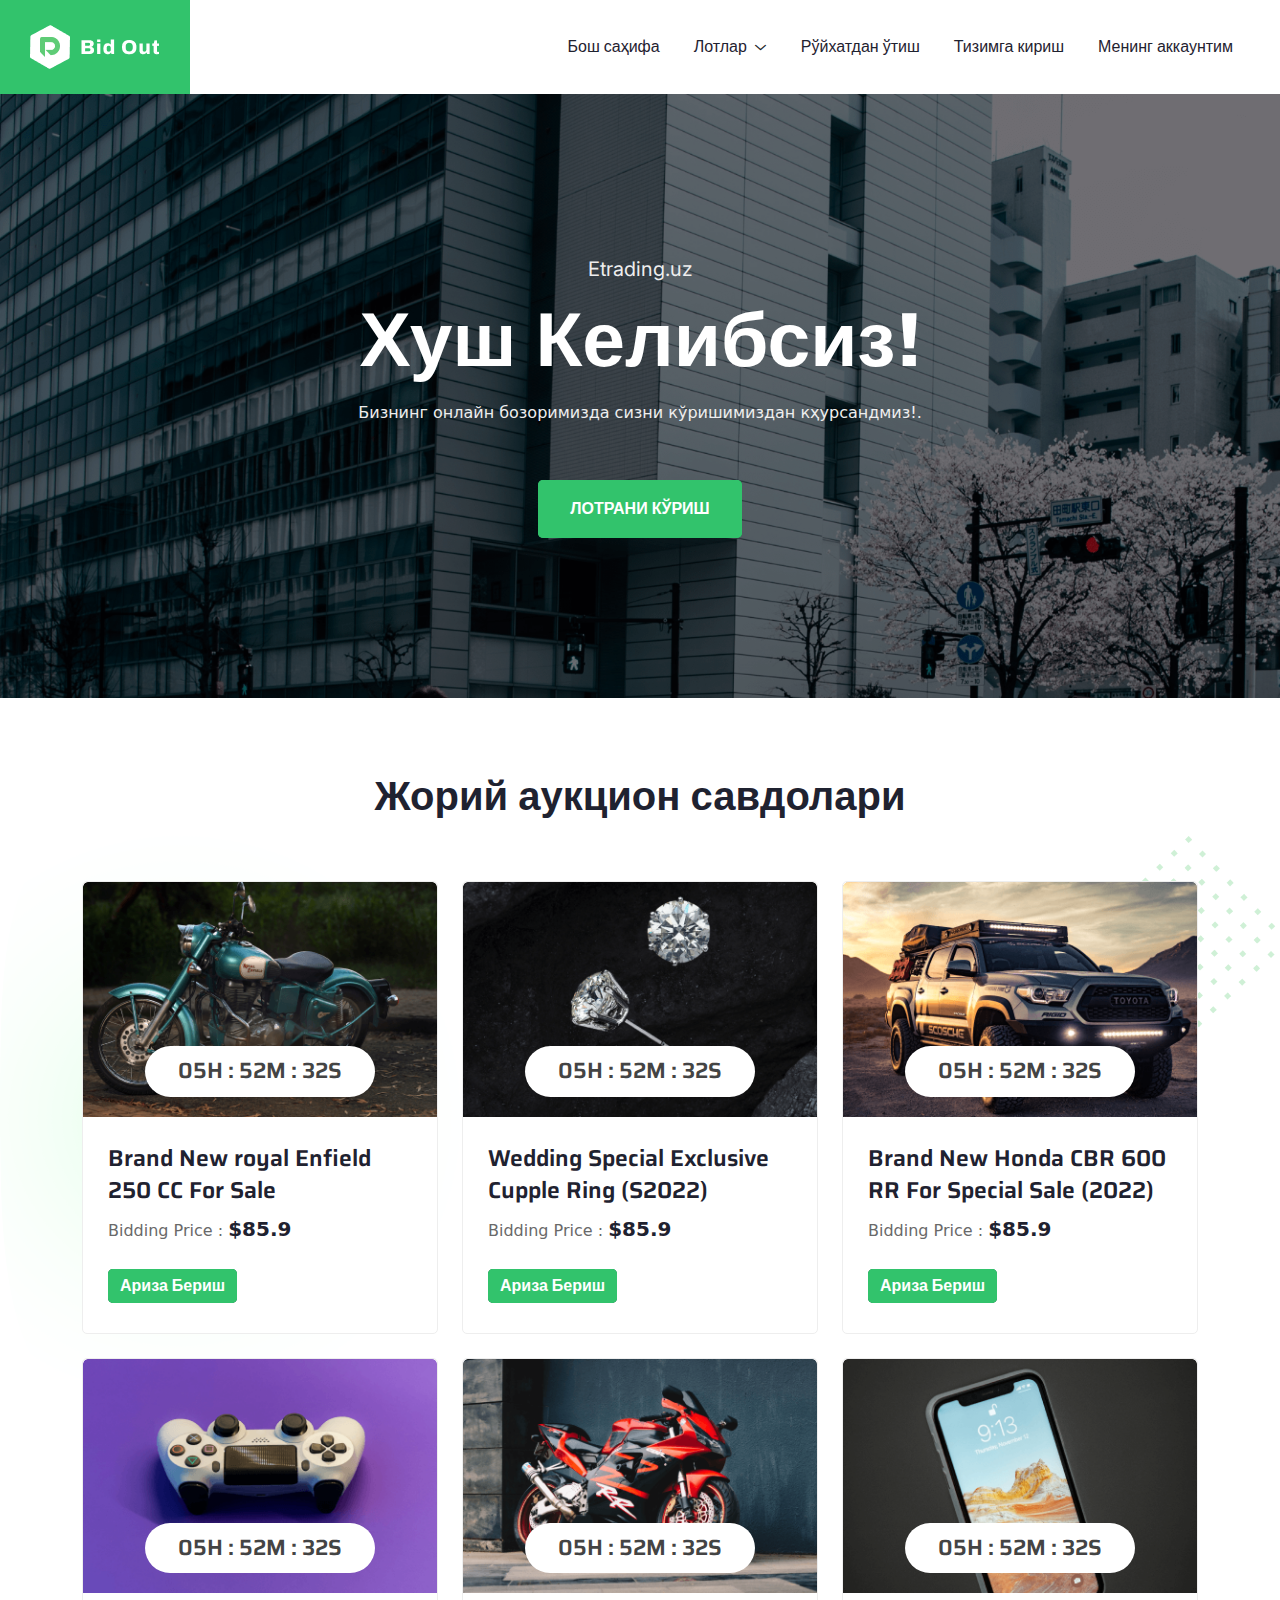
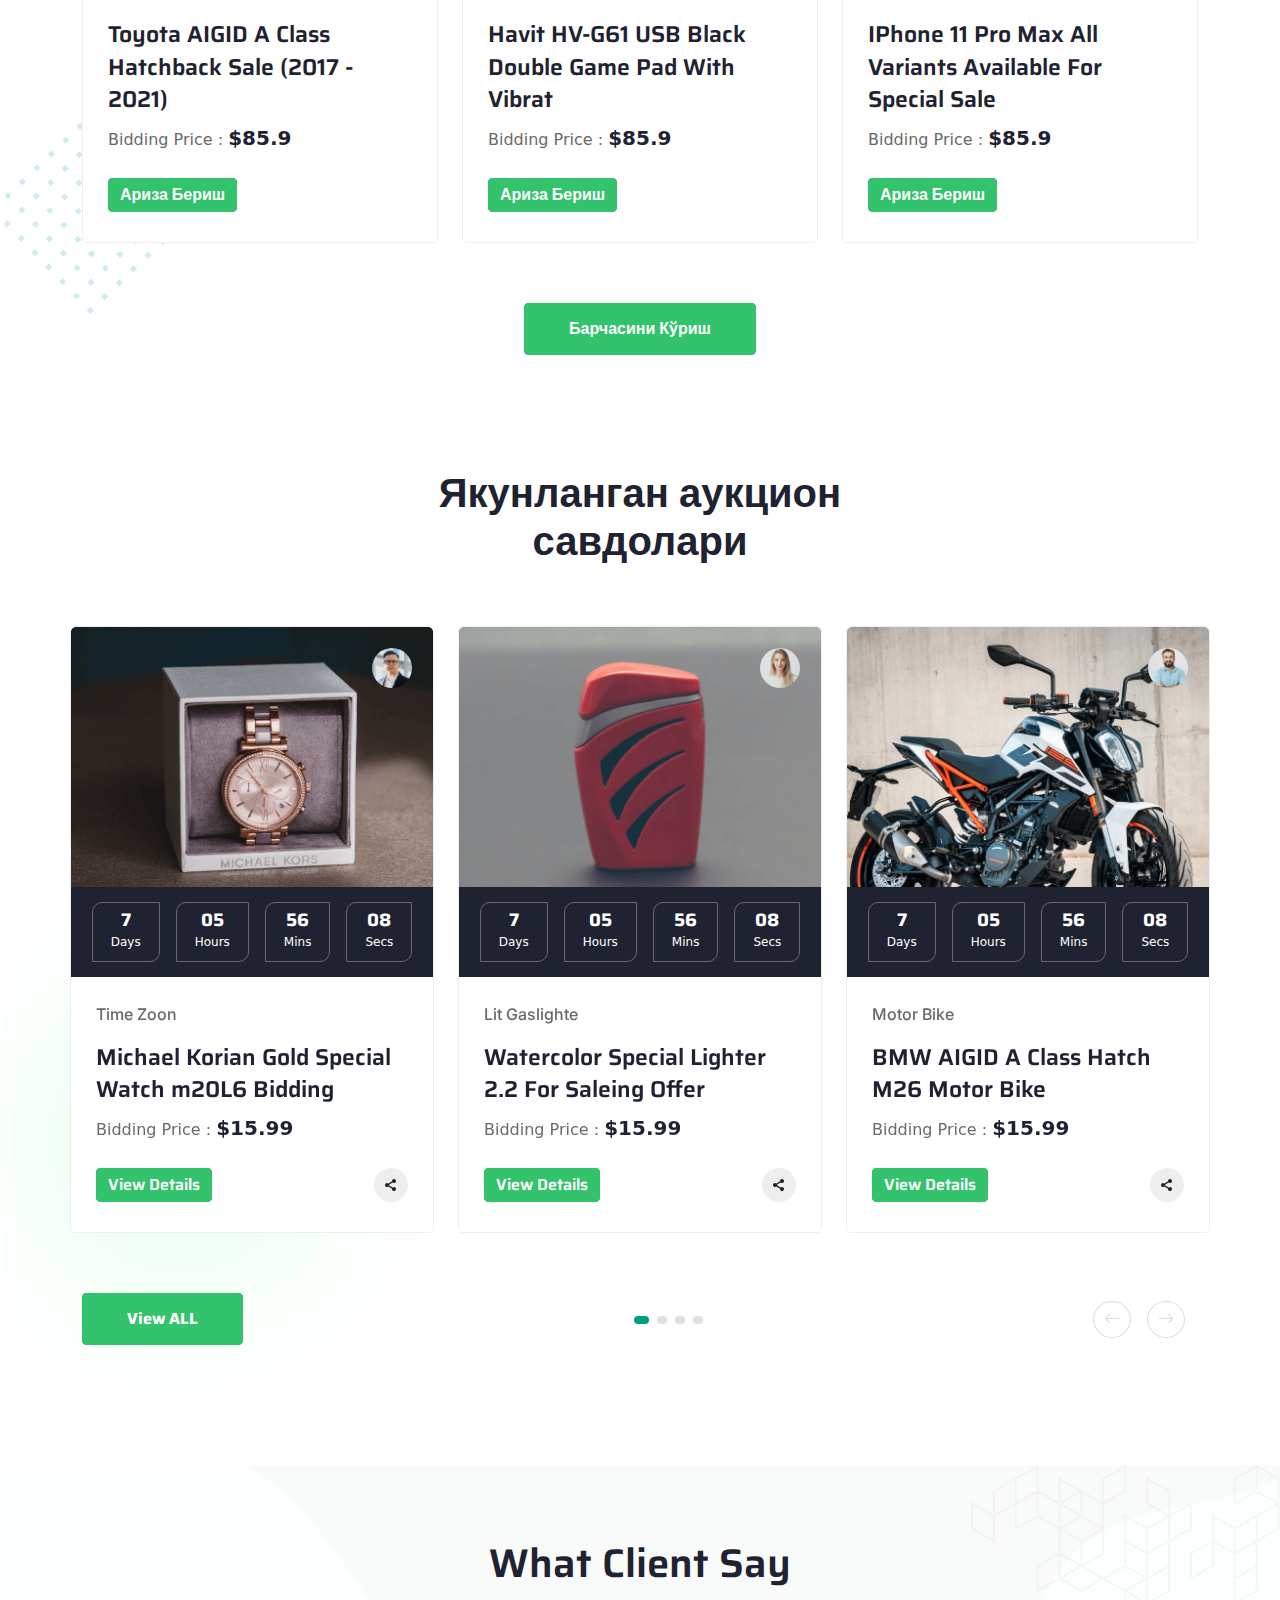
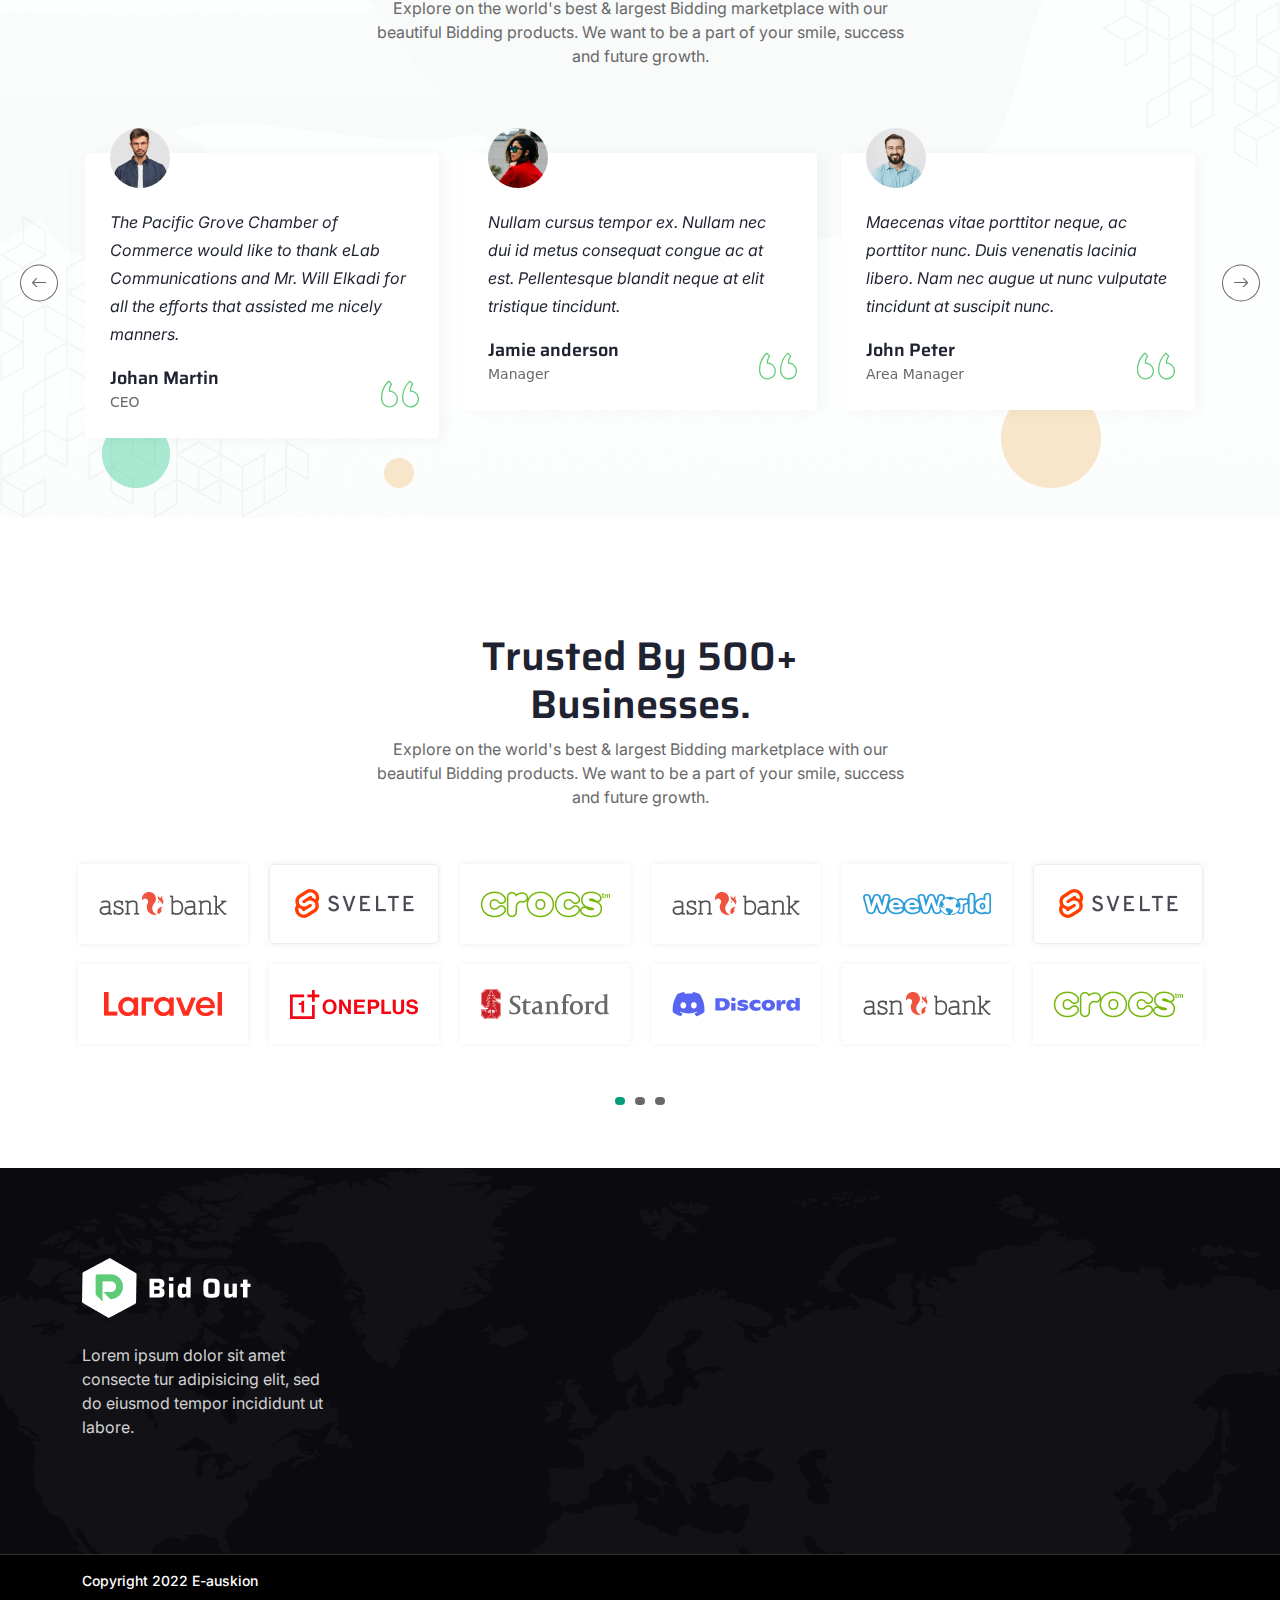
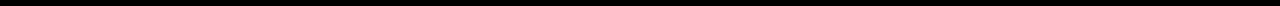
<file: index.html>
<!DOCTYPE html>
<html lang="en">

<head>
  <meta charset="UTF-8">
  <meta http-equiv="X-UA-Compatible" content="IE=edge">
  <meta name="viewport" content="width=device-width, initial-scale=1.0">
  <title>Bidout - Auction and Bidding HTML Template</title>
  <link rel="icon" href="assets/images/bg/sm-logo.png" type="image/gif" sizes="20x20">

  <link rel="stylesheet" href="assets/css/animate.css">
  <!-- css file link -->
  <link rel="stylesheet" href="assets/css/all.css">

  <!-- bootstrap 5 -->
  <link rel="stylesheet" href="assets/css/bootstrap.min.css">

  <!-- box-icon -->
  <link rel="stylesheet" href="assets/css/boxicons.min.css">

  <!-- bootstrap icon -->
  <link rel="stylesheet" href="assets/css/bootstrap-icons.css">

  <!-- jquery ui -->
  <link rel="stylesheet" href="assets/css/jquery-ui.css">

  <!-- swiper-slide -->
  <link rel="stylesheet" href="assets/css/swiper-bundle.min.css">

  <!-- slick-slide -->
  <link rel="stylesheet" href="assets/css/slick-theme.css">
  <link rel="stylesheet" href="assets/css/slick.css">

  <!-- select 2 -->
  <link rel="stylesheet" href="assets/css/nice-select.css">

  <!-- animate css -->
  <link rel="stylesheet" href="assets/css/magnific-popup.css">

  <!-- odometer css -->
  <link rel="stylesheet" href="assets/css/odometer.css">

  <!-- style css -->
  <link rel="stylesheet" href="assets/css/style.css">
</head>

<body>
<!-- preloader -->
<!--    <div class="preloader">-->
<!--        <div class="loader">-->
<!--            <span></span>-->
<!--            <span></span>-->
<!--            <span></span>-->
<!--            <span></span>-->
<!--        </div>-->
<!--    </div>-->


<!-- ========== header============= -->

<header class="header-area style-1">
  <div class="header-logo">
    <a href="index.html"><img alt="image" src="assets/images/bg/header-logo.png"></a>
  </div>
  <div class="main-menu">
    <div class="mobile-logo-area d-lg-none d-flex justify-content-between align-items-center">
      <div class="mobile-logo-wrap ">
        <a href="index.html"><img alt="image" src="assets/images/bg/header-logo.png"></a>
      </div>
      <div class="menu-close-btn">
        <i class="bi bi-x-lg"></i>
      </div>
    </div>
    <ul class="menu-list">
      <li>
        <a href="index.html">
          Бош саҳифа
        </a>
      </li>
      <li class="menu-item-has-children">
        <a href="#">
          Лотлар
        </a><i class='bx bx-plus dropdown-icon'></i>
        <ul class="submenu">
          <li>
            <a href="live-auction.html">
              Якунланган аукцион савдолари
            </a>
          </li>
          <li>
            <a href="live-auction.html">
              Бекор қилинган аукцион савдолари
            </a>
          </li>
          <li>
            <a href="live-auction.html">
              Жорий аукцион савдолари
            </a>
          </li>
        </ul>
      </li>
      <li>
        <a href="signup.html">Рўйхатдан ўтиш</a>
      </li>
      <li>
        <a href="login.html">Тизимга кириш</a>
      </li>
      <li>
        <a href="dashboard.html">
          Менинг аккаунтим
        </a>
      </li>
    </ul>

  </div>
</header>

<!-- ========== header end============= -->

<!-- ========== banner-area============= -->

<div class="hero-area hero-style-one">
  <div class="hero-main-wrapper position-relative">
    <div class="swiper banner1">
      <div class="swiper-wrapper">
        <div class="swiper-slide">
          <div class="slider-bg-1">
            <div class="container">
              <div class="row d-flex justify-content-center align-items-center">
                <div class="col-xl-10 col-lg-10">
                  <div class="banner1-content">
                    <span>Etrading.uz</span>
                    <h1>Хуш келибсиз! </h1>
                    <p>Бизнинг онлайн бозоримизда сизни кўришимиздан кҳурсандмиз!.
                    </p>
                    <a href="live-auction.html" class="eg-btn btn--primary btn--lg">
                      Лотрани кўриш
                    </a>
                  </div>
                </div>
              </div>
            </div>
          </div>
        </div>
      </div>
    </div>
    <div class="hero-one-pagination d-flex justify-content-center flex-column align-items-center gap-3"></div>
  </div>
</div>
<!-- ===============  Hero area end=============== -->


<!-- =============== live-action-section start=============== -->

<div class="live-auction pt-80 pb-120">
  <img alt="image" src="assets/images/bg/section-bg.png" class="img-fluid section-bg">
  <div class="container position-relative">
    <img alt="image" src="assets/images/bg/dotted1.png" class="dotted1">
    <img alt="image" src="assets/images/bg/dotted1.png" class="dotted2">
    <div class="row d-flex justify-content-center">
      <div class="col-sm-12 col-md-10 col-lg-8 col-xl-6">
        <div class="section-title1">
          <h2>
            Жорий аукцион савдолари
          </h2>
        </div>
      </div>
    </div>
    <div class="row gy-4 mb-60 d-flex justify-content-center">
      <div class="col-lg-4 col-md-6 col-sm-10 ">
        <div data-wow-duration="1.5s" data-wow-delay="0.2s" class="eg-card auction-card1 wow animate fadeInDown">
          <div class="auction-img">
            <img alt="image" src="assets/images/bg/live-auc1.png">
            <div class="auction-timer">
              <div class="countdown" id="timer1">
                <h4><span id="hours1">05</span>H : <span id="minutes1">52</span>M : <span id="seconds1">32</span>S</h4>
              </div>
            </div>
          </div>
          <div class="auction-content">
            <h4><a href="auction-details.html">Brand New royal Enfield 250 CC For Sale</a></h4>
            <p>Bidding Price : <span><span>$85.9</span></span></p>
            <div class="auction-card-bttm">
              <a href="auction-details.html" class="eg-btn btn--primary btn--sm">Ариза бериш</a>
            </div>
          </div>
        </div>
      </div>
      <div class="col-lg-4 col-md-6 col-sm-10 ">
        <div data-wow-duration="1.5s" data-wow-delay="0.4s" class="eg-card auction-card1 wow animate fadeInDown">
          <div class="auction-img">
            <img alt="image" src="assets/images/bg/live-auc2.png">
            <div class="auction-timer">
              <div class="countdown" id="timer2">
                <h4><span id="hours2">05</span>H : <span id="minutes2">52</span>M : <span
                    id="seconds2">32</span>S</h4>
              </div>
            </div>
          </div>
          <div class="auction-content">
            <h4><a href="auction-details.html">Wedding Special Exclusive Cupple Ring (S2022)</a></h4>
            <p>Bidding Price : <span>$85.9</span></p>
            <div class="auction-card-bttm">
              <a href="auction-details.html" class="eg-btn btn--primary btn--sm">Ариза бериш</a>
            </div>
          </div>

        </div>
      </div>
      <div class="col-lg-4 col-md-6 col-sm-10 ">
        <div data-wow-duration="1.5s" data-wow-delay="0.6s" class="eg-card auction-card1 wow animate fadeInDown">
          <div class="auction-img">
            <img alt="image" src="assets/images/bg/live-auc3.png">
            <div class="auction-timer">
              <div class="countdown" id="timer3">
                <h4><span id="hours3">05</span>H : <span id="minutes3">52</span>M : <span
                    id="seconds3">32</span>S</h4>
              </div>
            </div>
          </div>
          <div class="auction-content">
            <h4><a href="auction-details.html">Brand New Honda CBR 600 RR For Special Sale (2022)</a></h4>
            <p>Bidding Price : <span>$85.9</span></p>
            <div class="auction-card-bttm">
              <a href="auction-details.html" class="eg-btn btn--primary btn--sm">Ариза бериш</a>
            </div>
          </div>

        </div>
      </div>
      <div class="col-lg-4 col-md-6 col-sm-10 ">
        <div data-wow-duration="1.5s" data-wow-delay=".2s" class="eg-card auction-card1 wow animate fadeInDown">
          <div class="auction-img">
            <img alt="image" src="assets/images/bg/live-auc4.png">
            <div class="auction-timer">
              <div class="countdown" id="timer4">
                <h4><span id="hours4">05</span>H : <span id="minutes4">52</span>M : <span
                    id="seconds4">32</span>S</h4>
              </div>
            </div>
          </div>
          <div class="auction-content">
            <h4><a href="auction-details.html">Toyota AIGID A Class Hatchback Sale (2017 - 2021)</a>
            </h4>
            <p>Bidding Price : <span>$85.9</span></p>
            <div class="auction-card-bttm">
              <a href="auction-details.html" class="eg-btn btn--primary btn--sm">Ариза бериш</a>
            </div>
          </div>

        </div>
      </div>
      <div class="col-lg-4 col-md-6 col-sm-10 ">
        <div data-wow-duration="1.5s" data-wow-delay=".4s" class="eg-card auction-card1 wow animate fadeInDown">
          <div class="auction-img">
            <img alt="image" src="assets/images/bg/live-auc5.png">
            <div class="auction-timer">
              <div class="countdown" id="timer5">
                <h4><span id="hours5">05</span>H : <span id="minutes5">52</span>M : <span
                    id="seconds5">32</span>S</h4>
              </div>
            </div>
          </div>
          <div class="auction-content">
            <h4><a href="auction-details.html">Havit HV-G61 USB Black Double Game Pad With Vibrat</a>
            </h4>
            <p>Bidding Price : <span>$85.9</span></p>
            <div class="auction-card-bttm">
              <a href="auction-details.html" class="eg-btn btn--primary btn--sm">Ариза бериш</a>
            </div>
          </div>

        </div>
      </div>
      <div class="col-lg-4 col-md-6 col-sm-10 ">
        <div data-wow-duration="1.5s" data-wow-delay=".4s" class="eg-card auction-card1 wow animate fadeInDown">
          <div class="auction-img">
            <img alt="image" src="assets/images/bg/live-auc6.png">
            <div class="auction-timer">
              <div class="countdown" id="timer6">
                <h4><span id="hours6">05</span>H : <span id="minutes6">52</span>M : <span
                    id="seconds6">32</span>S</h4>
              </div>
            </div>
          </div>
          <div class="auction-content">
            <h4><a href="auction-details.html">IPhone 11 Pro Max All Variants Available For Special Sale</a>
            </h4>
            <p>Bidding Price : <span>$85.9</span></p>
            <div class="auction-card-bttm">
              <a href="auction-details.html" class="eg-btn btn--primary btn--sm">Ариза бериш</a>
            </div>
          </div>

        </div>
      </div>
    </div>
    <div class="row d-flex justify-content-center">
      <div class="col-md-4 text-center">
        <a href="live-auction.html" class="eg-btn btn--primary btn--md mx-auto">
          Барчасини кўриш
        </a>
      </div>
    </div>
  </div>
</div>

<!-- =============== live-action-section end =============== -->

<!-- =============== upcoming-action-section end =============== -->

<div class="upcoming-seciton pb-120">
  <img alt="image" src="assets/images/bg/section-bg.png" class="img-fluid section-bg">
  <div class="container">
    <div class="row d-flex justify-content-center">
      <div class="col-sm-12 col-md-10 col-lg-8 col-xl-6">
        <div class="section-title1">
          <h2>
            Якунланган аукцион савдолари
          </h2>
        </div>
      </div>
    </div>
    <div class="row d-flex justify-content-center">
      <div class="swiper upcoming-slider">
        <div class="swiper-wrapper">
          <div class="swiper-slide">
            <div class="eg-card c-feature-card1 wow animate fadeInDown" data-wow-duration="1.5s" data-wow-delay="0.2s">
              <div class="auction-img">
                <img alt="image" src="assets/images/bg/umcoming1.png">
                <div class="auction-timer2 gap-lg-3 gap-md-2 gap-1" id="timer7">
                  <div class="countdown-single">
                    <h5 id="days7">7</h5>
                    <span>Days</span>
                  </div>
                  <div class="countdown-single">
                    <h5 id="hours7">05</h5>
                    <span>Hours</span>
                  </div>
                  <div class="countdown-single">
                    <h5 id="minutes7">56</h5>
                    <span>Mins</span>
                  </div>
                  <div class="countdown-single">
                    <h5 id="seconds7">08</h5>
                    <span>Secs</span>
                  </div>
                </div>
                <div class="author-area2">
                  <div class="author-name">
                    <span>by @robatfox</span>
                  </div>
                  <div class="author-emo">
                    <img alt="image" src="assets/images/bg/upcoming-author1.png">
                  </div>
                </div>
              </div>
              <div class="c-feature-content">
                <div class="c-feature-category">Time Zoon</div>
                <a href="auction-details.html">
                  <h4>Michael Korian Gold Special Watch m20L6 Bidding</h4>
                </a>
                <p>Bidding Price : <span>$15.99</span></p>
                <div class="auction-card-bttm">
                  <a href="auction-details.html" class="eg-btn btn--primary btn--sm">View
                    Details</a>
                  <div class="share-area">
                    <ul class="social-icons d-flex">
                      <li><a href="https://www.facebook.com/"><i class="bx bxl-facebook"></i></a></li>
                      <li><a href="https://www.twitter.com/"><i class="bx bxl-twitter"></i></a></li>
                      <li><a href="https://www.pinterest.com/"><i class="bx bxl-pinterest"></i></a></li>
                      <li><a href="https://www.instagram.com/"><i class="bx bxl-instagram"></i></a></li>
                    </ul>
                    <div>
                      <div class="share-btn"><i class='bx bxs-share-alt'></i></div>
                    </div>
                  </div>
                </div>
              </div>
            </div>
          </div>
          <div class="swiper-slide">
            <div class="eg-card c-feature-card1 wow animate fadeInDown" data-wow-duration="1.5s" data-wow-delay="0.4s">
              <div class="auction-img">
                <img alt="image" src="assets/images/bg/umcoming2.png">
                <div class="auction-timer2 gap-lg-3 gap-md-2 gap-1" id="timer8">
                  <div class="countdown-single">
                    <h5 id="days8">7</h5>
                    <span>Days</span>
                  </div>
                  <div class="countdown-single">
                    <h5 id="hours8">05</h5>
                    <span>Hours</span>
                  </div>
                  <div class="countdown-single">
                    <h5 id="minutes8">56</h5>
                    <span>Mins</span>
                  </div>
                  <div class="countdown-single">
                    <h5 id="seconds8">08</h5>
                    <span>Secs</span>
                  </div>
                </div>
                <div class="author-area2">
                  <div class="author-name">
                    <span>by @robatfox</span>
                  </div>
                  <div class="author-emo">
                    <img alt="image" src="assets/images/bg/upcoming-author2.png">
                  </div>
                </div>
              </div>
              <div class="c-feature-content">
                <div class="c-feature-category">Lit Gaslighte</div>
                <a href="auction-details.html">
                  <h4>Watercolor Special Lighter 2.2 For Saleing Offer</h4>
                </a>
                <p>Bidding Price : <span>$15.99</span></p>
                <div class="auction-card-bttm">
                  <a href="auction-details.html" class="eg-btn btn--primary btn--sm">View
                    Details</a>
                  <div class="share-area">
                    <ul class="social-icons d-flex">
                      <li><a href="https://www.facebook.com/"><i class="bx bxl-facebook"></i></a></li>
                      <li><a href="https://www.twitter.com/"><i class="bx bxl-twitter"></i></a></li>
                      <li><a href="https://www.pinterest.com/"><i class="bx bxl-pinterest"></i></a></li>
                      <li><a href="https://www.instagram.com/"><i class="bx bxl-instagram"></i></a></li>
                    </ul>
                    <div>
                      <a href="#" class="share-btn"><i class='bx bxs-share-alt'></i></a>
                    </div>
                  </div>
                </div>
              </div>
            </div>
          </div>
          <div class="swiper-slide">
            <div class="eg-card c-feature-card1 wow animate fadeInDown" data-wow-duration="1.5s" data-wow-delay="0.6s">
              <div class="auction-img">
                <img alt="image" src="assets/images/bg/umcoming3.png">
                <div class="auction-timer2 gap-lg-3 gap-md-2 gap-1" id="timer9">
                  <div class="countdown-single">
                    <h5 id="days9">7</h5>
                    <span>Days</span>
                  </div>
                  <div class="countdown-single">
                    <h5 id="hours9">05</h5>
                    <span>Hours</span>
                  </div>
                  <div class="countdown-single">
                    <h5 id="minutes9">56</h5>
                    <span>Mins</span>
                  </div>
                  <div class="countdown-single">
                    <h5 id="seconds9">08</h5>
                    <span>Secs</span>
                  </div>
                </div>
                <div class="author-area2">
                  <div class="author-name">
                    <span>by @robatfox</span>
                  </div>
                  <div class="author-emo">
                    <img alt="image" src="assets/images/bg/upcoming-author3.png">
                  </div>
                </div>
              </div>
              <div class="c-feature-content">
                <div class="c-feature-category">Motor Bike</div>
                <a href="auction-details.html">
                  <h4>BMW AIGID A Class Hatch M26 Motor Bike</h4>
                </a>
                <p>Bidding Price : <span>$15.99</span></p>
                <div class="auction-card-bttm">
                  <a href="auction-details.html" class="eg-btn btn--primary btn--sm">View
                    Details</a>
                  <div class="share-area">
                    <ul class="social-icons d-flex">
                      <li><a href="https://www.facebook.com/"><i class="bx bxl-facebook"></i></a></li>
                      <li><a href="https://www.twitter.com/"><i class="bx bxl-twitter"></i></a></li>
                      <li><a href="https://www.pinterest.com/"><i class="bx bxl-pinterest"></i></a></li>
                      <li><a href="https://www.instagram.com/"><i class="bx bxl-instagram"></i></a></li>
                    </ul>
                    <div>
                      <a href="#" class="share-btn"><i class='bx bxs-share-alt'></i></a>
                    </div>
                  </div>
                </div>
              </div>
            </div>
          </div>
          <div class="swiper-slide">
            <div class="eg-card c-feature-card1 wow animate fadeInDown" data-wow-duration="1.5s" data-wow-delay=".8s">
              <div class="auction-img">
                <img alt="image" src="assets/images/bg/umcoming4.png">
                <div class="auction-timer2 gap-lg-3 gap-md-2 gap-1" id="timer10">
                  <div class="countdown-single">
                    <h5 id="days10">7</h5>
                    <span>Days</span>
                  </div>
                  <div class="countdown-single">
                    <h5 id="hours10">05</h5>
                    <span>Hours</span>
                  </div>
                  <div class="countdown-single">
                    <h5 id="minutes10">56</h5>
                    <span>Mins</span>
                  </div>
                  <div class="countdown-single">
                    <h5 id="seconds10">08</h5>
                    <span>Secs</span>
                  </div>
                </div>
                <div class="author-area2">
                  <div class="author-name">
                    <span>by @robatfox</span>
                  </div>
                  <div class="author-emo">
                    <img alt="image" src="assets/images/bg/upcoming-author1.png">
                  </div>
                </div>
              </div>
              <div class="c-feature-content">
                <div class="c-feature-category">Test Watch</div>
                <a href="auction-details.html">
                  <h4>Microlab Amazing Head-phone With Adapter</h4>
                </a>
                <p>Bidding Price : <span>$15.99</span></p>
                <div class="auction-card-bttm">
                  <a href="auction-details.html" class="eg-btn btn--primary btn--sm">View
                    Details</a>
                  <div class="share-area">
                    <ul class="social-icons d-flex">
                      <li><a href="https://www.facebook.com/"><i class="bx bxl-facebook"></i></a></li>
                      <li><a href="https://www.twitter.com/"><i class="bx bxl-twitter"></i></a></li>
                      <li><a href="https://www.pinterest.com/"><i class="bx bxl-pinterest"></i></a></li>
                      <li><a href="https://www.instagram.com/"><i class="bx bxl-instagram"></i></a></li>
                    </ul>
                    <div>
                      <a href="#" class="share-btn"><i class='bx bxs-share-alt'></i></a>
                    </div>
                  </div>
                </div>
              </div>
            </div>
          </div>
        </div>
      </div>
      <div class="slider-bottom d-flex justify-content-between align-items-center">
        <a href="live-auction.html" class="eg-btn btn--primary btn--md">View ALL</a>
        <div class="swiper-pagination style-3 d-lg-block d-none"></div>
        <div class="slider-arrows coming-arrow d-flex gap-3">
          <div class="coming-prev1 swiper-prev-arrow" tabindex="0" role="button" aria-label="Previous slide"><i
              class="bi bi-arrow-left"></i></div>
          <div class="coming-next1 swiper-next-arrow" tabindex="0" role="button" aria-label="Next slide"><i
              class="bi bi-arrow-right"></i></div>
        </div>
      </div>
    </div>
  </div>
</div>

<!-- =============== upcoming-action-section end =============== -->

<!-- =============== testimonial-section start =============== -->

<div class="testimonial-section pt-80 pb-80">
  <img alt="image" src="assets/images/bg/client-right.png" class="client-right-vector">
  <img alt="image" src="assets/images/bg/client-left.png" class="client-left-vector">
  <img alt="image" src="assets/images/bg/clent-circle1.png" class="client-circle1">
  <img alt="image" src="assets/images/bg/clent-circle2.png" class="client-circle2">
  <img alt="image" src="assets/images/bg/clent-circle3.png" class="client-circle3">
  <div class="container">
    <div class="row d-flex justify-content-center">
      <div class="col-sm-12 col-md-10 col-lg-8 col-xl-6">
        <div class="section-title1">
          <h2>What Client Say</h2>
          <p class="mb-0">Explore on the world's best & largest Bidding marketplace with our beautiful Bidding
            products. We want to be a part of your smile, success and future growth.</p>
        </div>
      </div>
    </div>
    <div class="row justify-content-center position-relative">
      <div class="swiper testimonial-slider">
        <div class="swiper-wrapper">
          <div class="swiper-slide">
            <div class="testimonial-single hover-border1 wow fadeInDown" data-wow-duration="1.5s" data-wow-delay=".2s">
              <img alt="image" src="assets/images/icons/quote-green.svg" class="quote-icon">
              <div class="testi-img">
                <img alt="image" src="assets/images/bg/testi1.png">
              </div>
              <div class="testi-content">
                <p class="para">The Pacific Grove Chamber of Commerce would like to thank eLab
                  Communications and Mr. Will Elkadi for all the efforts that
                  assisted me nicely manners.</p>
                <div class="testi-designation">
                  <h5><a href="blog.html">Johan Martin</a></h5>
                  <p>CEO</p>
                </div>
              </div>
            </div>
          </div>
          <div class="swiper-slide">
            <div class="testimonial-single hover-border1 wow fadeInDown" data-wow-duration="1.5s" data-wow-delay=".4s">
              <img alt="image" src="assets/images/icons/quote-green.svg" class="quote-icon">
              <div class="testi-img">
                <img alt="image" src="assets/images/bg/testi2.png">
              </div>
              <div class="testi-content">
                <p class="para">Nullam cursus tempor ex. Nullam nec dui id metus consequat congue ac at est.
                  Pellentesque blandit neque at elit tristique tincidunt.</p>
                <div class="testi-designation">
                  <h5><a href="#">Jamie anderson</a></h5>
                  <p>Manager</p>
                </div>
              </div>
            </div>
          </div>
          <div class="swiper-slide">
            <div class="testimonial-single hover-border1 wow fadeInDown" data-wow-duration="1.5s" data-wow-delay=".4s">
              <img alt="image" src="assets/images/icons/quote-green.svg" class="quote-icon">
              <div class="testi-img">
                <img alt="image" src="assets/images/bg/testi3.png">
              </div>
              <div class="testi-content">
                <p class="para">Maecenas vitae porttitor neque, ac porttitor nunc. Duis venenatis lacinia libero. Nam
                  nec augue ut nunc vulputate tincidunt at suscipit nunc. </p>
                <div class="testi-designation">
                  <h5><a href="#">John Peter</a></h5>
                  <p>Area Manager</p>
                </div>
              </div>
            </div>
          </div>
        </div>
      </div>
      <div class="slider-arrows testimonial2-arrow d-flex justify-content-between gap-3">
        <div class="testi-prev1 swiper-prev-arrow" tabindex="0" role="button"
             aria-label="Previous slide"><i class="bi bi-arrow-left"></i></div>
        <div class="testi-next1 swiper-next-arrow" tabindex="0" role="button"
             aria-label="Next slide">
          <i class="bi bi-arrow-right"></i></div>
      </div>
    </div>
  </div>
</div>

<!-- =============== testimonial-section end =============== -->

<!-- =============== sponsor-section start =============== -->

<div class="sponsor-section style-1 pb-4 mb-60">
  <div class="container">
    <div class="row d-flex justify-content-center">
      <div class="col-sm-12 col-md-10 col-lg-8 col-xl-6">
        <div class="section-title1">
          <h2>Trusted By 500+ Businesses.</h2>
          <p class="mb-0">Explore on the world's best & largest Bidding marketplace with our beautiful Bidding
            products. We want to be a part of your smile, success and future growth.</p>
        </div>
      </div>
    </div>
    <div class="row">
      <div class="slick-wrapper wow fadeInUp" data-wow-duration="1.5s" data-wow-delay="0.2s">
        <div id="slick1">
          <div class="slide-item"><img alt="image" src="assets/images/bg/sponsor1.png"></div>
          <div class="slide-item"><img alt="image" src="assets/images/bg/sponsor2.png"></div>
          <div class="slide-item"><img alt="image" src="assets/images/bg/sponsor3.png"></div>
          <div class="slide-item"><img alt="image" src="assets/images/bg/sponsor4.png"></div>
          <div class="slide-item"><img alt="image" src="assets/images/bg/sponsor5.png"></div>
          <div class="slide-item"><img alt="image" src="assets/images/bg/sponsor6.png"></div>
          <div class="slide-item"><img alt="image" src="assets/images/bg/sponsor7.png"></div>
          <div class="slide-item"><img alt="image" src="assets/images/bg/sponsor8.png"></div>
          <div class="slide-item"><img alt="image" src="assets/images/bg/sponsor9.png"></div>
          <div class="slide-item"><img alt="image" src="assets/images/bg/sponsor1.png"></div>
          <div class="slide-item"><img alt="image" src="assets/images/bg/sponsor3.png"></div>
          <div class="slide-item"><img alt="image" src="assets/images/bg/sponsor5.png"></div>
          <div class="slide-item"><img alt="image" src="assets/images/bg/sponsor8.png"></div>
          <div class="slide-item"><img alt="image" src="assets/images/bg/sponsor6.png"></div>
          <div class="slide-item"><img alt="image" src="assets/images/bg/sponsor7.png"></div>
          <div class="slide-item"><img alt="image" src="assets/images/bg/sponsor8.png"></div>
          <div class="slide-item"><img alt="image" src="assets/images/bg/sponsor1.png"></div>
          <div class="slide-item"><img alt="image" src="assets/images/bg/sponsor2.png"></div>
          <div class="slide-item"><img alt="image" src="assets/images/bg/sponsor9.png"></div>
          <div class="slide-item"><img alt="image" src="assets/images/bg/sponsor8.png"></div>
          <div class="slide-item"><img alt="image" src="assets/images/bg/sponsor9.png"></div>
          <div class="slide-item"><img alt="image" src="assets/images/bg/sponsor1.png"></div>
          <div class="slide-item"><img alt="image" src="assets/images/bg/sponsor3.png"></div>
          <div class="slide-item"><img alt="image" src="assets/images/bg/sponsor5.png"></div>
          <div class="slide-item"><img alt="image" src="assets/images/bg/sponsor8.png"></div>
          <div class="slide-item"><img alt="image" src="assets/images/bg/sponsor6.png"></div>
          <div class="slide-item"><img alt="image" src="assets/images/bg/sponsor7.png"></div>
          <div class="slide-item"><img alt="image" src="assets/images/bg/sponsor8.png"></div>
        </div>
      </div>
    </div>
  </div>
</div>
<!-- =============== sponsor-section end =============== -->



<!-- =============== Footer-action-section start =============== -->

<footer>
  <div class="footer-top">
    <div class="container">
      <div class="row gy-5">
        <div class="col-lg-3 col-md-6">
          <div class="footer-item">
            <a href="index.html"><img alt="image" src="assets/images/bg/footer-logo.png"></a>
            <p>Lorem ipsum dolor sit amet consecte tur adipisicing elit, sed do eiusmod tempor
              incididunt ut labore.</p>
          </div>
        </div>
      </div>
    </div>
  </div>
  <div class="footer-bottom">
    <div class="container">
      <div class="row d-flex align-items-center g-4">
        <div class="col-lg-6 d-flex justify-content-lg-start justify-content-center">
          <p>Copyright 2022 <a href="#">E-auskion</a>
        </div>
      </div>
    </div>
  </div>
</footer>

<!-- =============== Footer-action-section end =============== -->

<!-- js file link -->
<script src="assets/js/jquery-3.6.0.min.js"></script>
<script src="assets/js/jquery-ui.js"></script>
<script src="assets/js/bootstrap.bundle.min.js"></script>
<script src="assets/js/wow.min.js"></script>
<script src="assets/js/swiper-bundle.min.js"></script>
<script src="assets/js/slick.js"></script>
<script src="assets/js/jquery.nice-select.js"></script>
<script src="assets/js/odometer.min.js"></script>
<script src="assets/js/viewport.jquery.js"></script>
<script src="assets/js/jquery.magnific-popup.min.js"></script>
<script src="assets/js/main.js"></script>

</body>

</html>
</file>
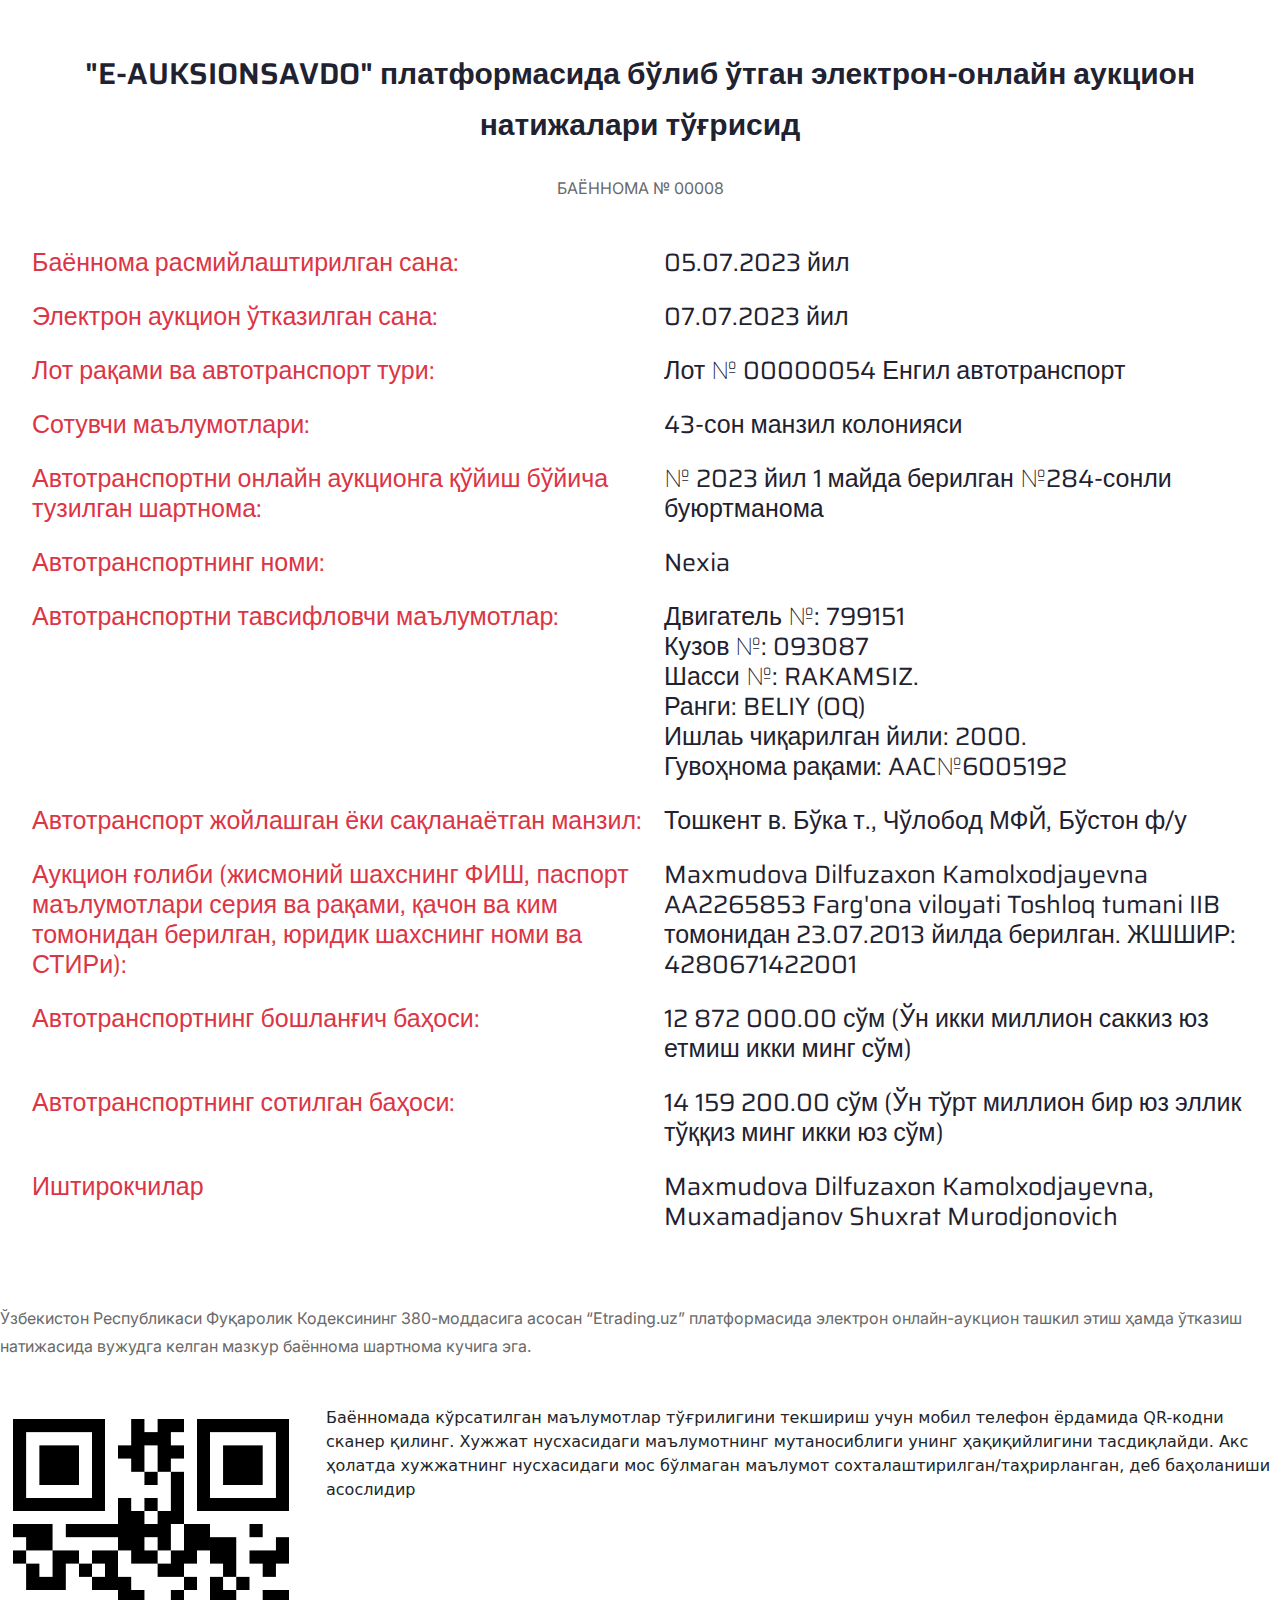
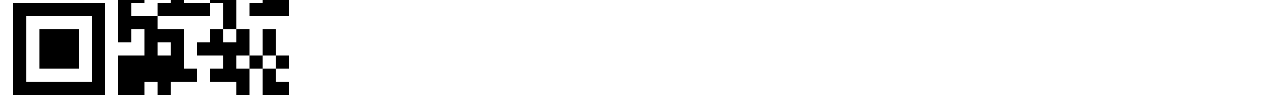
<file: bayonnoma.html>
<!DOCTYPE html>
<html lang="en">

<head>
    <meta charset="UTF-8">
    <meta http-equiv="X-UA-Compatible" content="IE=edge">
    <meta name="viewport" content="width=device-width, initial-scale=1.0">
    <title>Bidout - Auction and Bidding HTML Template</title>
    <link rel="icon" href="assets/images/bg/sm-logo.png" type="image/gif" sizes="20x20">

    <link rel="stylesheet" href="assets/css/animate.css">
    <!-- css file link -->
    <link rel="stylesheet" href="assets/css/all.css">

    <!-- bootstrap 5 -->
    <link rel="stylesheet" href="assets/css/bootstrap.min.css">

    <!-- box-icon -->
    <link rel="stylesheet" href="assets/css/boxicons.min.css">

    <!-- bootstrap icon -->
    <link rel="stylesheet" href="assets/css/bootstrap-icons.css">

    <!-- jquery ui -->
    <link rel="stylesheet" href="assets/css/jquery-ui.css">

    <!-- swiper-slide -->
    <link rel="stylesheet" href="assets/css/swiper-bundle.min.css">

    <!-- slick-slide -->
    <link rel="stylesheet" href="assets/css/slick-theme.css">
    <link rel="stylesheet" href="assets/css/slick.css">

    <!-- select 2 -->
    <link rel="stylesheet" href="assets/css/nice-select.css">

    <!-- animate css -->
    <link rel="stylesheet" href="assets/css/magnific-popup.css">

    <!-- odometer css -->
    <link rel="stylesheet" href="assets/css/odometer.css">

    <!-- style css -->
    <link rel="stylesheet" href="assets/css/style.css">
</head>

<body>

    <div class="table-title-area d-flex justify-content-center flex-column mt-5 text-center">
        <h3>"E-AUKSIONSAVDO" платформасида бўлиб ўтган электрон-онлайн
            аукцион натижалари тўғрисид</h3>
        <p class="para mt-3">БАЁННОМА № 00008</p>
    </div>

    <div class="row">
        <div class="product-details-right col-12" >
            <ul class="d-flex flex-column gap-3">
                <li class="d-flex align-content-center gap-3 w-100">
                    <h4 class="w-50 text-danger"> Баённома расмийлаштирилган сана:</h4>
                    <h4 class="w-50"> 05.07.2023 йил</h4>
                </li>
                <li class="d-flex align-content-center gap-3 w-100">
                    <h4 class="w-50 text-danger"> Электрон аукцион ўтказилган сана:</h4>
                    <h4 class="w-50">07.07.2023 йил</h4>
                </li>
                <li class="d-flex align-content-center gap-3 w-100">
                    <h4 class="w-50 text-danger"> Лот рақами ва автотранспорт тури:</h4>
                    <h4 class="w-50">Лот № 00000054 Енгил автотранспорт</h4>
                </li>
                <li class="d-flex align-content-center gap-3 w-100">
                    <h4 class="w-50 text-danger"> Сотувчи маълумотлари:</h4>
                    <h4 class="w-50">43-сон манзил колонияси</h4>
                </li>
                <li class="d-flex align-content-center gap-3 w-100">
                    <h4 class="w-50 text-danger">Автотранспортни онлайн аукционга қўйиш
                        бўйича тузилган шартнома:</h4>
                    <h4 class="w-50">№ 2023 йил 1 майда берилган №284-сонли
                        буюртманома</h4>
                </li>
                <li class="d-flex align-content-center gap-3 w-100">
                    <h4 class="w-50 text-danger"> Автотранспортнинг номи:</h4>
                    <h4 class="w-50">Nexia</h4>
                </li>
                <li class="d-flex align-content-center gap-3 w-100">
                    <h4 class="w-50 text-danger"> Автотранспортни тавсифловчи маълумотлар:</h4>
                    <h4 class="w-50">
                        Двигатель №: 799151 <br>
                        Кузов №: 093087 <br>
                        Шасси №: RAKAMSIZ. <br>
                        Ранги: BELIY (OQ) <br>
                        Ишлаь чиқарилган йили: 2000. <br>
                        Гувоҳнома рақами: AAC№6005192 <br>
                    </h4>
                </li>
                <li class="d-flex align-content-center gap-3 w-100">
                    <h4 class="w-50 text-danger">Автотранспорт жойлашган ёки сақланаётган
                        манзил:</h4>
                    <h4 class="w-50">Тошкент в. Бўка т., Чўлобод МФЙ, Бўстон
                        ф/у</h4>
                </li>
                <li class="d-flex align-content-center gap-3 w-100">
                    <h4 class="w-50 text-danger">Аукцион ғолиби (жисмоний шахснинг ФИШ,
                        паспорт маълумотлари серия ва рақами, қачон
                        ва ким томонидан берилган, юридик шахснинг
                        номи ва СТИРи):</h4>
                    <h4 class="w-50">Maxmudova Dilfuzaxon Kamolxodjayevna
                        AA2265853 Farg'ona viloyati Toshloq tumani
                        IIB томонидан 23.07.2013 йилда берилган.
                        ЖШШИР: 4280671422001</h4>
                </li>
                <li class="d-flex align-content-center gap-3 w-100">
                    <h4 class="w-50 text-danger"> Автотранспортнинг бошланғич баҳоси:</h4>
                    <h4 class="w-50">12 872 000.00 сўм (Ўн икки миллион саккиз
                        юз етмиш икки минг сўм)</h4>
                </li>
                <li class="d-flex align-content-center gap-3 w-100">
                    <h4 class="w-50 text-danger"> Автотранспортнинг сотилган баҳоси:</h4>
                    <h4 class="w-50"> 14 159 200.00 сўм (Ўн тўрт миллион бир юз
                        эллик тўққиз минг икки юз сўм)</h4>
                </li>
                <li class="d-flex align-content-center gap-3 w-100">
                    <h4 class="w-50 text-danger">Иштирокчилар</h4>
                    <h4 class="w-50"> Maxmudova Dilfuzaxon Kamolxodjayevna,
                        Muxamadjanov Shuxrat Murodjonovich</h4>
                </li>
            </ul>
        </div>
    </div>


    <div class="table-title-area d-flex justify-content-center flex-column mt-5">
        <p class="para "> Ўзбекистон Республикаси Фуқаролик Кодексининг 380-моддасига асосан
            “Etrading.uz” платформасида электрон онлайн-аукцион ташкил этиш ҳамда
            ўтказиш натижасида вужудга келган мазкур баённома шартнома кучига эга.</p>
    </div>

    <div class="row">
        <div class="col-3 d-flex justify-content-center align-items-center">
            <div class="qr-code">
                <img src="/assets/images/qr-code.png" alt="" width="200px" height="200px">
            </div>
        </div>
        <div class="col-9 product-details-right">
            <p>
                Баённомада кўрсатилган маълумотлар тўғрилигини текшириш учун
                мобил телефон ёрдамида QR-кодни сканер қилинг. Хужжат
                нусхасидаги маълумотнинг мутаносиблиги унинг ҳақиқийлигини
                тасдиқлайди. Акс ҳолатда хужжатнинг нусхасидаги мос бўлмаган
                маълумот сохталаштирилган/таҳрирланган, деб баҳоланиши
                асослидир
            </p>
        </div>
    </div>


<!-- js file link -->
<script src="assets/js/jquery-3.6.0.min.js"></script>
<script src="assets/js/jquery-ui.js"></script>
<script src="assets/js/bootstrap.bundle.min.js"></script>
<script src="assets/js/wow.min.js"></script>
<script src="assets/js/swiper-bundle.min.js"></script>
<script src="assets/js/slick.js"></script>
<script src="assets/js/jquery.nice-select.js"></script>
<script src="assets/js/odometer.min.js"></script>
<script src="assets/js/viewport.jquery.js"></script>
<script src="assets/js/jquery.magnific-popup.min.js"></script>
<script src="assets/js/main.js"></script>

</body>

</html>
</file>
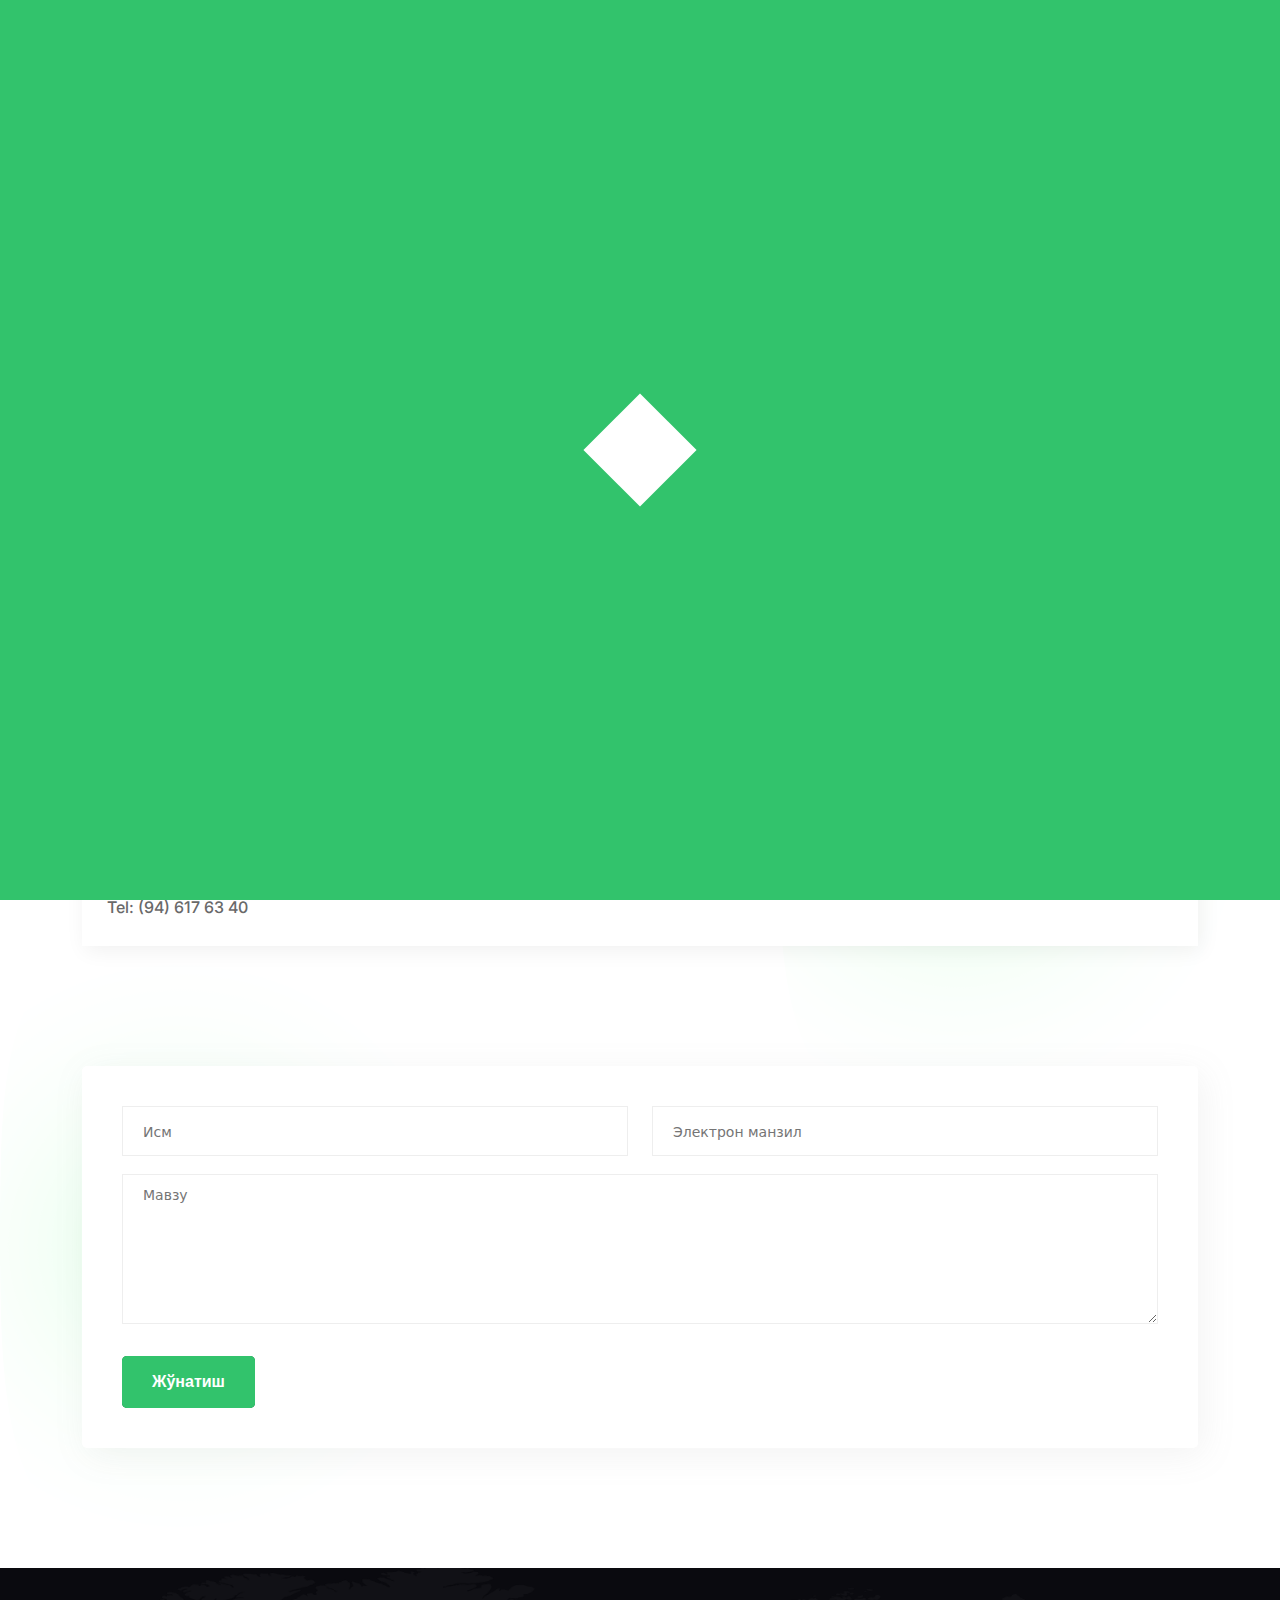
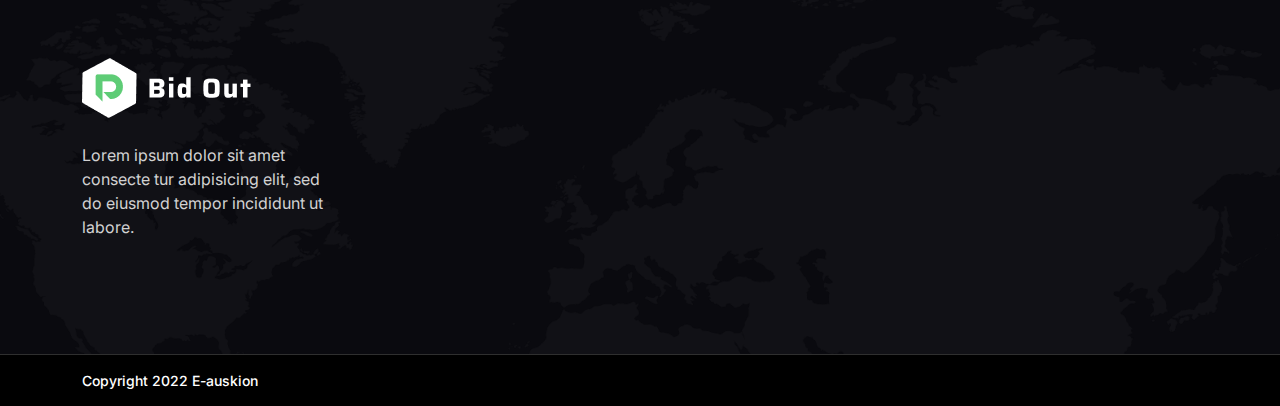
<file: contact.html>
<!DOCTYPE html>
<html lang="en">

<head>
    <meta charset="UTF-8">
    <meta http-equiv="X-UA-Compatible" content="IE=edge">
    <meta name="viewport" content="width=device-width, initial-scale=1.0">
    <title>Bidout - Auction and Bidding HTML Template</title>
    <link rel="icon" href="assets/images/bg/sm-logo.png" type="image/gif" sizes="20x20">

    <link rel="stylesheet" href="assets/css/animate.css">
    <!-- css file link -->
    <link rel="stylesheet" href="assets/css/all.css">

    <!-- bootstrap 5 -->
    <link rel="stylesheet" href="assets/css/bootstrap.min.css">

    <!-- box-icon -->
    <link rel="stylesheet" href="assets/css/boxicons.min.css">

    <!-- bootstrap icon -->
    <link rel="stylesheet" href="assets/css/bootstrap-icons.css">

    <!-- jquery ui -->
    <link rel="stylesheet" href="assets/css/jquery-ui.css">

    <!-- swiper-slide -->
    <link rel="stylesheet" href="assets/css/swiper-bundle.min.css">

    <!-- slick-slide -->
    <link rel="stylesheet" href="assets/css/slick-theme.css">
    <link rel="stylesheet" href="assets/css/slick.css">

    <!-- select 2 -->
    <link rel="stylesheet" href="assets/css/nice-select.css">

    <!-- animate css -->
    <link rel="stylesheet" href="assets/css/magnific-popup.css">

    <!-- odometer css -->
    <link rel="stylesheet" href="assets/css/odometer.css">

    <!-- style css -->
    <link rel="stylesheet" href="assets/css/style.css">
</head>

<body>
<!-- preloader -->
<div class="preloader">
    <div class="loader">
        <span></span>
        <span></span>
        <span></span>
        <span></span>
    </div>
</div>


<!-- ========== header============= -->

<header class="header-area style-1">
    <div class="header-logo">
        <a href="index.html"><img alt="image" src="assets/images/bg/header-logo.png"></a>
    </div>
    <div class="main-menu">
        <div class="mobile-logo-area d-lg-none d-flex justify-content-between align-items-center">
            <div class="mobile-logo-wrap ">
                <a href="index.html"><img alt="image" src="assets/images/bg/header-logo.png"></a>
            </div>
            <div class="menu-close-btn">
                <i class="bi bi-x-lg"></i>
            </div>
        </div>
        <ul class="menu-list">
            <li>
                <a href="index.html">
                    Бош саҳифа
                </a>
            </li>
            <li class="menu-item-has-children">
                <a href="#">
                    Лотлар
                </a><i class='bx bx-plus dropdown-icon'></i>
                <ul class="submenu">
                    <li>
                        <a href="live-auction.html">
                            Якунланган аукцион савдолари
                        </a>
                    </li>
                    <li>
                        <a href="live-auction.html">
                            Бекор қилинган аукцион савдолари
                        </a>
                    </li>
                    <li>
                        <a href="live-auction.html">
                            Жорий аукцион савдолари
                        </a>
                    </li>
                </ul>
            </li>
            <li>
                <a href="signup.html">Рўйхатдан ўтиш</a>
            </li>
            <li>
                <a href="login.html">Тизимга кириш</a>
            </li>
            <li>
                <a href="dashboard.html">
                    Менинг аккаунтим
                </a>
            </li>
        </ul>

    </div>
</header>

<!-- ========== header end============= -->

<!-- ========== inner-page-banner start ============= -->

<div class="inner-banner">
    <div class="container">
        <h2 class="inner-banner-title wow fadeInLeft" data-wow-duration="1.5s" data-wow-delay=".2s">Контакт</h2>
        <nav aria-label="breadcrumb">
            <ol class="breadcrumb">
                <li class="breadcrumb-item"><a href="index.html">Асосий</a></li>
                <li class="breadcrumb-item active" aria-current="page">
                    Контакт
                </li>
            </ol>
        </nav>
    </div>
</div>

<!-- ========== inner-page-banner end ============= -->

<div class="contact-section pt-120 pb-120">
    <img alt="image" src="assets/images/bg/section-bg.png" class="img-fluid section-bg-top">
    <img alt="image" src="assets/images/bg/section-bg.png" class="img-fluid section-bg-bottom">
    <div class="container">
        <div class="row pb-120 mb-70 g-4 d-flex justify-content-center ">
            <div class="col-lg-4 col-md-6 col-sm-8">
                <div class="contact-signle hover-border1 d-flex flex-row align-items-center wow fadeInDown"
                     data-wow-duration="1.5s" data-wow-delay=".2s">
                    <div class="icon">
                        <i class="bi bi-geo-alt"></i>
                    </div>
                    <div class="text">
                        <h4>Манзил</h4>
                        <p>Тошкент шахар, Мирзо-Улуғбек тумани,
                            Паркент кўчаси, 51 -уй.</p>
                    </div>
                </div>
            </div>
            <div class="col-lg-4 col-md-6 col-sm-8">
                <div class="contact-signle hover-border1 d-flex flex-row align-items-center wow fadeInDown"
                     data-wow-duration="1.5s" data-wow-delay=".4s">
                    <div class="icon">
                        <i class='bx bx-phone-call'></i>
                    </div>
                    <div class="text">
                        <h4>Телефон</h4>
                        <a href="tel:+880171-770000">+998 (71) 236 25 53</a>
                    </div>
                </div>
            </div>
            <div class="col-lg-4 col-md-6 col-sm-8">
                <div class="contact-signle hover-border1 d-flex flex-row align-items-center wow fadeInDown"
                     data-wow-duration="1.5s" data-wow-delay=".6s">
                    <div class="icon">
                        <i class='bx bx-envelope'></i>
                    </div>
                    <div class="text">
                        <h4>Email</h4>
                        <a href="mailto:info@example.com">info@e-auksionsavdo.uz</a>
                    </div>
                </div>
            </div>
            <div class="col-lg-12 col-md-12 col-sm-12">
                <div class="contact-signle hover-border1 d-flex flex-row align-items-center wow fadeInDown"
                     data-wow-duration="1.5s" data-wow-delay=".6s">
                    <div class="text">
                        <p href="mailto:info@example.com">h/r: 2020 8000 2070 1930 9001 AТB “HAMKOR BANK”, MFO
                            00083, </p>
                        <p>INN 311 133 105</p>
                        <a href="tel:+998946176140">Tel: (94) 617 63 40</a>
                    </div>
                </div>
            </div>
        </div>
        <div class="row g-4">
            <div class="col-lg-12">
                <div class="form-wrapper wow fadeInDown" data-wow-duration="1.5s" data-wow-delay=".2s">
                    <form action="#">
                        <div class="row">
                            <div class="col-xl-6 col-lg-12 col-md-6">
                                <div class="form-inner">
                                    <input type="text" placeholder="Исм">
                                </div>
                            </div>
                            <div class="col-xl-6 col-lg-12 col-md-6">
                                <div class="form-inner">
                                    <input type="email" placeholder="Электрон манзил">
                                </div>
                            </div>
                            <div class="col-12">
                                <textarea name="message" placeholder="Мавзу" rows="12"></textarea>
                            </div>
                            <div class="col-12">
                                <button type="submit" class="eg-btn btn--primary btn--md form--btn">Жўнатиш</button>
                            </div>
                        </div>
                    </form>
                </div>
            </div>
        </div>
    </div>
</div>

<!-- ===============  Hero area end=============== -->


<!-- =============== counter-section end =============== -->

<!-- =============== Footer-action-section start =============== -->

<footer>
    <div class="footer-top">
        <div class="container">
            <div class="row gy-5">
                <div class="col-lg-3 col-md-6">
                    <div class="footer-item">
                        <a href="index.html"><img alt="image" src="assets/images/bg/footer-logo.png"></a>
                        <p>Lorem ipsum dolor sit amet consecte tur adipisicing elit, sed do eiusmod tempor
                            incididunt ut labore.</p>
                    </div>
                </div>
            </div>
        </div>
    </div>
    <div class="footer-bottom">
        <div class="container">
            <div class="row d-flex align-items-center g-4">
                <div class="col-lg-6 d-flex justify-content-lg-start justify-content-center">
                    <p>Copyright 2022 <a href="#">E-auskion</a>
                </div>
            </div>
        </div>
    </div>
</footer>

<!-- =============== Footer-action-section end =============== -->

<!-- js file link -->
<script src="assets/js/jquery-3.6.0.min.js"></script>
<script src="assets/js/jquery-ui.js"></script>
<script src="assets/js/bootstrap.bundle.min.js"></script>
<script src="assets/js/wow.min.js"></script>
<script src="assets/js/swiper-bundle.min.js"></script>
<script src="assets/js/slick.js"></script>
<script src="assets/js/jquery.nice-select.js"></script>
<script src="assets/js/odometer.min.js"></script>
<script src="assets/js/viewport.jquery.js"></script>
<script src="assets/js/jquery.magnific-popup.min.js"></script>
<script src="assets/js/main.js"></script>

</body>

</html>
</file>
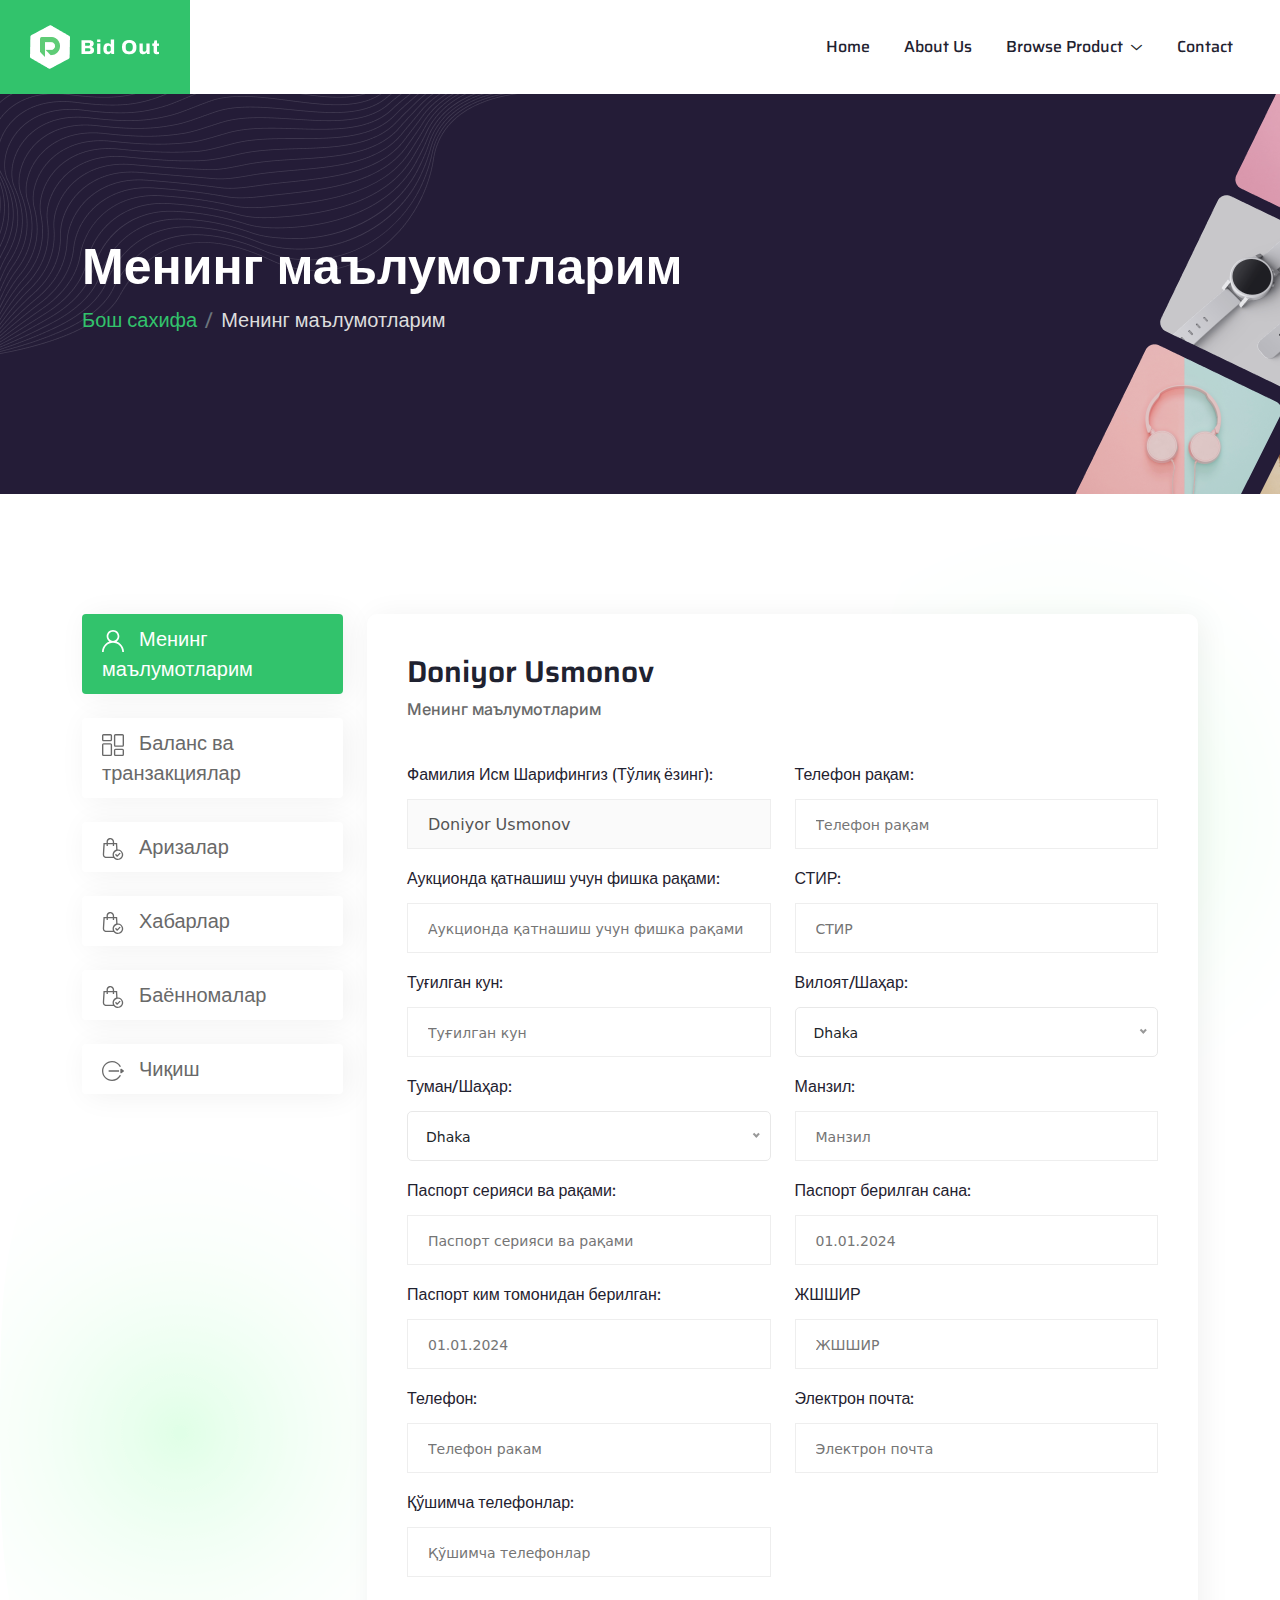
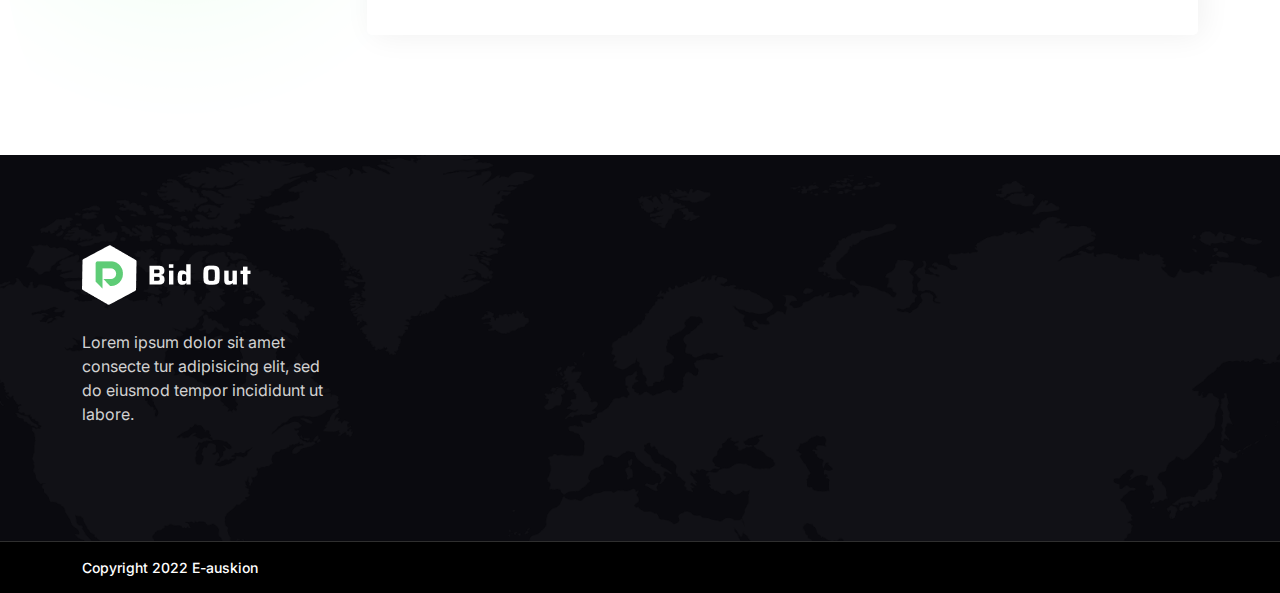
<file: dashboard.html>
<!DOCTYPE html>
<html lang="en">

<head>
  <meta charset="UTF-8">
  <meta http-equiv="X-UA-Compatible" content="IE=edge">
  <meta name="viewport" content="width=device-width, initial-scale=1.0">
  <title>Bidout - Auction and Bidding HTML Template</title>
  <link rel="icon" href="assets/images/bg/sm-logo.png" type="image/gif" sizes="20x20">

  <link rel="stylesheet" href="assets/css/animate.css">
  <!-- css file link -->
  <link rel="stylesheet" href="assets/css/all.css">

  <!-- bootstrap 5 -->
  <link rel="stylesheet" href="assets/css/bootstrap.min.css">

  <!-- box-icon -->
  <link rel="stylesheet" href="assets/css/boxicons.min.css">

  <!-- bootstrap icon -->
  <link rel="stylesheet" href="assets/css/bootstrap-icons.css">

  <!-- jquery ui -->
  <link rel="stylesheet" href="assets/css/jquery-ui.css">

  <!-- swiper-slide -->
  <link rel="stylesheet" href="assets/css/swiper-bundle.min.css">

  <!-- slick-slide -->
  <link rel="stylesheet" href="assets/css/slick-theme.css">
  <link rel="stylesheet" href="assets/css/slick.css">

  <!-- select 2 -->
  <link rel="stylesheet" href="assets/css/nice-select.css">

  <!-- animate css -->
  <link rel="stylesheet" href="assets/css/magnific-popup.css">

  <!-- odometer css -->
  <link rel="stylesheet" href="assets/css/odometer.css">

  <!-- style css -->
  <link rel="stylesheet" href="assets/css/style.css">
</head>

<body>
<!-- preloader -->
<!--    <div class="preloader">-->
<!--        <div class="loader">-->
<!--            <span></span>-->
<!--            <span></span>-->
<!--            <span></span>-->
<!--            <span></span>-->
<!--        </div>-->
<!--    </div>-->

<!-- scroll-btn -->
<!-- <div class="scroll-btn">
    <i class='bx bxs-up-arrow-circle'></i>
</div> -->

<!-- ========== header============= -->

<header class="header-area style-1">
  <div class="header-logo">
    <a href="index.html"><img alt="image" src="assets/images/bg/header-logo.png"></a>
  </div>
  <div class="main-menu">
    <div class="mobile-logo-area d-lg-none d-flex justify-content-between align-items-center">
      <div class="mobile-logo-wrap ">
        <a href="index.html"><img alt="image" src="assets/images/bg/header-logo.png"></a>
      </div>
      <div class="menu-close-btn">
        <i class="bi bi-x-lg"></i>
      </div>
    </div>
    <ul class="menu-list">
      <li>
        <a href="index.html">Home</a>
      </li>
      <li>
        <a href="about.html">About Us</a>
      </li>
      <li class="menu-item-has-children">
        <a href="#">Browse Product</a><i class='bx bx-plus dropdown-icon'></i>
        <ul class="submenu">
          <li><a href="live-auction.html">Auction</a></li>
        </ul>
      </li>
      <li><a href="contact.html">Contact</a></li>
    </ul>
  </div>
</header>

<!-- ========== header end============= -->

<!-- ========== inner-page-banner start ============= -->

<div class="inner-banner">
  <div class="container">
    <h2 class="inner-banner-title wow fadeInLeft" data-wow-duration="1.5s" data-wow-delay=".2s">
      Менинг маълумотларим
    </h2>
    <nav aria-label="breadcrumb">
      <ol class="breadcrumb">
        <li class="breadcrumb-item"><a href="index.html">
          Бош сахифа
        </a></li>
        <li class="breadcrumb-item active" aria-current="page">Менинг маълумотларим</li>
      </ol>
    </nav>
  </div>
</div>

<!-- ========== inner-page-banner end ============= -->

<div class="dashboard-section pt-120 pb-120">
  <img alt="image" src="assets/images/bg/section-bg.png" class="img-fluid section-bg-top">
  <img alt="image" src="assets/images/bg/section-bg.png" class="img-fluid section-bg-bottom">
  <div class="container">
    <div class="row g-4">
      <div class="col-lg-3">
        <div class="nav flex-column nav-pills gap-4 wow fadeInUp" data-wow-duration="1.5s" data-wow-delay=".2s"
             id="v-pills-tab" role="tablist"
             aria-orientation="vertical">
          <button class="nav-link active nav-btn-style mx-auto mb-20" id="v-pills-profile-tab" data-bs-toggle="pill"
                  data-bs-target="#v-pills-profile" type="button" role="tab" aria-controls="v-pills-profile"
                  aria-selected="true"><i class="lar la-user"></i>
            <svg width="22" height="22" viewBox="0 0 22 22" xmlns="http://www.w3.org/2000/svg">
              <path
                  d="M18.7782 14.2218C17.5801 13.0237 16.1541 12.1368 14.5982 11.5999C16.2646 10.4522 17.3594 8.53136 17.3594 6.35938C17.3594 2.85282 14.5066 0 11 0C7.49345 0 4.64062 2.85282 4.64062 6.35938C4.64062 8.53136 5.73543 10.4522 7.40188 11.5999C5.84598 12.1368 4.41994 13.0237 3.22184 14.2218C1.14421 16.2995 0 19.0618 0 22H1.71875C1.71875 16.8823 5.88229 12.7188 11 12.7188C16.1177 12.7188 20.2812 16.8823 20.2812 22H22C22 19.0618 20.8558 16.2995 18.7782 14.2218ZM11 11C8.44117 11 6.35938 8.91825 6.35938 6.35938C6.35938 3.8005 8.44117 1.71875 11 1.71875C13.5588 1.71875 15.6406 3.8005 15.6406 6.35938C15.6406 8.91825 13.5588 11 11 11Z"/>
            </svg>
            Менинг маълумотларим
          </button>
          <button class="nav-link nav-btn-style mx-auto  mb-20" id="v-pills-dashboard-tab" data-bs-toggle="pill"
                  data-bs-target="#v-pills-dashboard" type="button" role="tab" aria-controls="v-pills-dashboard"
                  aria-selected="true">
            <svg width="22" height="22" viewBox="0 0 22 22" xmlns="http://www.w3.org/2000/svg">
              <g clip-path="url(#clip0_388_603)">
                <path
                    d="M8.47911 7.33339H1.60411C0.719559 7.33339 0 6.61383 0 5.72911V1.60411C0 0.719559 0.719559 0 1.60411 0H8.47911C9.36383 0 10.0834 0.719559 10.0834 1.60411V5.72911C10.0834 6.61383 9.36383 7.33339 8.47911 7.33339ZM1.60411 1.375C1.47772 1.375 1.375 1.47772 1.375 1.60411V5.72911C1.375 5.85567 1.47772 5.95839 1.60411 5.95839H8.47911C8.60567 5.95839 8.70839 5.85567 8.70839 5.72911V1.60411C8.70839 1.47772 8.60567 1.375 8.47911 1.375H1.60411Z"/>
                <path
                    d="M8.47911 22H1.60411C0.719559 22 0 21.2805 0 20.3959V10.7709C0 9.88618 0.719559 9.16663 1.60411 9.16663H8.47911C9.36383 9.16663 10.0834 9.88618 10.0834 10.7709V20.3959C10.0834 21.2805 9.36383 22 8.47911 22ZM1.60411 10.5416C1.47772 10.5416 1.375 10.6443 1.375 10.7709V20.3959C1.375 20.5223 1.47772 20.625 1.60411 20.625H8.47911C8.60567 20.625 8.70839 20.5223 8.70839 20.3959V10.7709C8.70839 10.6443 8.60567 10.5416 8.47911 10.5416H1.60411Z"/>
                <path
                    d="M20.3953 22H13.5203C12.6356 22 11.916 21.2805 11.916 20.3959V16.2709C11.916 15.3862 12.6356 14.6667 13.5203 14.6667H20.3953C21.2798 14.6667 21.9994 15.3862 21.9994 16.2709V20.3959C21.9994 21.2805 21.2798 22 20.3953 22ZM13.5203 16.0417C13.3937 16.0417 13.291 16.1444 13.291 16.2709V20.3959C13.291 20.5223 13.3937 20.625 13.5203 20.625H20.3953C20.5217 20.625 20.6244 20.5223 20.6244 20.3959V16.2709C20.6244 16.1444 20.5217 16.0417 20.3953 16.0417H13.5203Z"/>
                <path
                    d="M20.3953 12.8334H13.5203C12.6356 12.8334 11.916 12.1138 11.916 11.2291V1.60411C11.916 0.719559 12.6356 0 13.5203 0H20.3953C21.2798 0 21.9994 0.719559 21.9994 1.60411V11.2291C21.9994 12.1138 21.2798 12.8334 20.3953 12.8334ZM13.5203 1.375C13.3937 1.375 13.291 1.47772 13.291 1.60411V11.2291C13.291 11.3557 13.3937 11.4584 13.5203 11.4584H20.3953C20.5217 11.4584 20.6244 11.3557 20.6244 11.2291V1.60411C20.6244 1.47772 20.5217 1.375 20.3953 1.375H13.5203Z"/>
              </g>
              <defs>
                <clipPath id="clip0_388_603">
                  <rect width="22" height="22" fill="white"/>
                </clipPath>
              </defs>
            </svg>
            Баланс ва транзакциялар
          </button>
          <button class="nav-link nav-btn-style mx-auto" id="v-pills-purchase-tab" data-bs-toggle="pill"
                  data-bs-target="#v-pills-purchase" type="button" role="tab" aria-controls="v-pills-purchase"
                  aria-selected="true">
            <svg width="22" height="22" viewBox="0 0 22 22" xmlns="http://www.w3.org/2000/svg">
              <path
                  d="M7.41246 0.0859337C6.34254 0.356638 5.40152 1.12578 4.92027 2.11836C4.61519 2.75429 4.58941 2.90039 4.56793 4.00468L4.54644 4.98437H3.02535H1.50425L1.48707 5.0789C1.43121 5.36679 0.80816 16.6977 0.829644 17.0586C0.898394 18.266 1.66754 19.3402 2.80621 19.8215C3.39488 20.0664 3.38199 20.0664 7.73473 20.0664H11.7222L12.1218 20.466C12.9211 21.2523 13.875 21.7508 14.9535 21.9398C15.5636 22.043 16.6336 22.0043 17.1879 21.8582C19.13 21.334 20.5308 19.9203 21.0422 17.9695C21.1882 17.4066 21.2226 16.457 21.1238 15.834C20.707 13.3117 18.4769 11.3867 15.9589 11.3867H15.5593L15.5379 11.159C15.525 11.0387 15.4433 9.72812 15.3617 8.25C15.28 6.77187 15.1984 5.43554 15.1855 5.27226L15.1597 4.98437H13.6386H12.1175V4.19375C12.1175 3.32148 12.0574 2.87461 11.8726 2.40625C11.4429 1.31914 10.5793 0.511326 9.45348 0.150387C9.13121 0.0429649 9.0066 0.0300751 8.42223 0.0171852C7.86363 0.00429344 7.70035 0.0171852 7.41246 0.0859337ZM8.93785 1.39648C9.80582 1.62851 10.5148 2.35468 10.7211 3.22695C10.764 3.41601 10.7855 3.73398 10.7855 4.24101V4.98437H8.33629H5.88707V4.20664C5.88707 3.34726 5.93004 3.08515 6.14488 2.66836C6.45426 2.0625 7.05582 1.57265 7.70465 1.39648C8.00113 1.31914 8.64137 1.31914 8.93785 1.39648ZM4.55504 7.13281V7.94922H5.22105H5.88707V7.13281V6.3164H8.33629H10.7855V7.13281V7.94922H11.4515H12.1175V7.13281V6.3164H13.0199C13.8964 6.3164 13.9222 6.3207 13.9222 6.40234C13.9222 6.44961 13.991 7.64414 14.0726 9.05351C14.1586 10.4586 14.2187 11.6187 14.2144 11.623C14.2058 11.6273 14.0425 11.7004 13.8449 11.7863C12.3539 12.4223 11.2796 13.5867 10.8113 15.0734C10.4804 16.1219 10.489 17.368 10.8285 18.382L10.9488 18.7387L7.28785 18.7258L3.63121 18.7129L3.39488 18.6184C2.91363 18.4207 2.45386 17.9609 2.27769 17.5012C2.22183 17.3594 2.17027 17.1144 2.16168 16.9297C2.14449 16.6633 2.64293 7.66562 2.73316 6.62578L2.75894 6.3164H3.65699H4.55504V7.13281ZM16.9429 12.8648C18.0515 13.1914 18.9324 13.9262 19.4308 14.9316C19.7273 15.5246 19.8519 16.0531 19.8519 16.7105C19.8476 18.3519 18.8379 19.8172 17.2996 20.4145C16.8312 20.5949 16.4144 20.6723 15.8773 20.6723C14.9234 20.6723 14.1414 20.3973 13.3765 19.7914C12.7707 19.3102 12.2507 18.5195 12.0273 17.7461C11.8984 17.2863 11.8683 16.4227 11.9629 15.9371C12.255 14.5105 13.3379 13.3117 14.7257 12.8906C15.2027 12.7445 15.4089 12.723 16.0062 12.7402C16.4488 12.7488 16.6422 12.7789 16.9429 12.8648Z"/>
              <path
                  d="M16.4186 15.8812C15.7698 16.5516 15.2284 17.0973 15.2069 17.093C15.1897 17.0844 14.919 16.7922 14.6097 16.4441L14.0425 15.8039L13.905 15.9285C13.8319 15.9973 13.6128 16.1949 13.4151 16.3711C13.2218 16.543 13.0671 16.702 13.0714 16.7191C13.0972 16.775 15.1425 19.0781 15.1725 19.0781C15.1897 19.0781 15.9675 18.2875 16.8999 17.325L18.5971 15.5676L18.1417 15.1121C17.8882 14.8586 17.6604 14.6523 17.6389 14.6523C17.6132 14.6566 17.0675 15.2066 16.4186 15.8812Z"/>
            </svg>
            Аризалар
          </button>
          <button class="nav-link nav-btn-style mx-auto" id="v-news-tab" data-bs-toggle="pill"
                  data-bs-target="#v-news" type="button" role="tab" aria-controls="v-news"
                  aria-selected="true">
            <svg width="22" height="22" viewBox="0 0 22 22" xmlns="http://www.w3.org/2000/svg">
              <path
                  d="M7.41246 0.0859337C6.34254 0.356638 5.40152 1.12578 4.92027 2.11836C4.61519 2.75429 4.58941 2.90039 4.56793 4.00468L4.54644 4.98437H3.02535H1.50425L1.48707 5.0789C1.43121 5.36679 0.80816 16.6977 0.829644 17.0586C0.898394 18.266 1.66754 19.3402 2.80621 19.8215C3.39488 20.0664 3.38199 20.0664 7.73473 20.0664H11.7222L12.1218 20.466C12.9211 21.2523 13.875 21.7508 14.9535 21.9398C15.5636 22.043 16.6336 22.0043 17.1879 21.8582C19.13 21.334 20.5308 19.9203 21.0422 17.9695C21.1882 17.4066 21.2226 16.457 21.1238 15.834C20.707 13.3117 18.4769 11.3867 15.9589 11.3867H15.5593L15.5379 11.159C15.525 11.0387 15.4433 9.72812 15.3617 8.25C15.28 6.77187 15.1984 5.43554 15.1855 5.27226L15.1597 4.98437H13.6386H12.1175V4.19375C12.1175 3.32148 12.0574 2.87461 11.8726 2.40625C11.4429 1.31914 10.5793 0.511326 9.45348 0.150387C9.13121 0.0429649 9.0066 0.0300751 8.42223 0.0171852C7.86363 0.00429344 7.70035 0.0171852 7.41246 0.0859337ZM8.93785 1.39648C9.80582 1.62851 10.5148 2.35468 10.7211 3.22695C10.764 3.41601 10.7855 3.73398 10.7855 4.24101V4.98437H8.33629H5.88707V4.20664C5.88707 3.34726 5.93004 3.08515 6.14488 2.66836C6.45426 2.0625 7.05582 1.57265 7.70465 1.39648C8.00113 1.31914 8.64137 1.31914 8.93785 1.39648ZM4.55504 7.13281V7.94922H5.22105H5.88707V7.13281V6.3164H8.33629H10.7855V7.13281V7.94922H11.4515H12.1175V7.13281V6.3164H13.0199C13.8964 6.3164 13.9222 6.3207 13.9222 6.40234C13.9222 6.44961 13.991 7.64414 14.0726 9.05351C14.1586 10.4586 14.2187 11.6187 14.2144 11.623C14.2058 11.6273 14.0425 11.7004 13.8449 11.7863C12.3539 12.4223 11.2796 13.5867 10.8113 15.0734C10.4804 16.1219 10.489 17.368 10.8285 18.382L10.9488 18.7387L7.28785 18.7258L3.63121 18.7129L3.39488 18.6184C2.91363 18.4207 2.45386 17.9609 2.27769 17.5012C2.22183 17.3594 2.17027 17.1144 2.16168 16.9297C2.14449 16.6633 2.64293 7.66562 2.73316 6.62578L2.75894 6.3164H3.65699H4.55504V7.13281ZM16.9429 12.8648C18.0515 13.1914 18.9324 13.9262 19.4308 14.9316C19.7273 15.5246 19.8519 16.0531 19.8519 16.7105C19.8476 18.3519 18.8379 19.8172 17.2996 20.4145C16.8312 20.5949 16.4144 20.6723 15.8773 20.6723C14.9234 20.6723 14.1414 20.3973 13.3765 19.7914C12.7707 19.3102 12.2507 18.5195 12.0273 17.7461C11.8984 17.2863 11.8683 16.4227 11.9629 15.9371C12.255 14.5105 13.3379 13.3117 14.7257 12.8906C15.2027 12.7445 15.4089 12.723 16.0062 12.7402C16.4488 12.7488 16.6422 12.7789 16.9429 12.8648Z"/>
              <path
                  d="M16.4186 15.8812C15.7698 16.5516 15.2284 17.0973 15.2069 17.093C15.1897 17.0844 14.919 16.7922 14.6097 16.4441L14.0425 15.8039L13.905 15.9285C13.8319 15.9973 13.6128 16.1949 13.4151 16.3711C13.2218 16.543 13.0671 16.702 13.0714 16.7191C13.0972 16.775 15.1425 19.0781 15.1725 19.0781C15.1897 19.0781 15.9675 18.2875 16.8999 17.325L18.5971 15.5676L18.1417 15.1121C17.8882 14.8586 17.6604 14.6523 17.6389 14.6523C17.6132 14.6566 17.0675 15.2066 16.4186 15.8812Z"/>
            </svg>
            Хабарлар
          </button>
          <button class="nav-link nav-btn-style mx-auto" id="v-applications2-tab" data-bs-toggle="pill"
                  data-bs-target="#v-applications2" type="button" role="tab" aria-controls="v-applications2"
                  aria-selected="true">
            <svg width="22" height="22" viewBox="0 0 22 22" xmlns="http://www.w3.org/2000/svg">
              <path
                  d="M7.41246 0.0859337C6.34254 0.356638 5.40152 1.12578 4.92027 2.11836C4.61519 2.75429 4.58941 2.90039 4.56793 4.00468L4.54644 4.98437H3.02535H1.50425L1.48707 5.0789C1.43121 5.36679 0.80816 16.6977 0.829644 17.0586C0.898394 18.266 1.66754 19.3402 2.80621 19.8215C3.39488 20.0664 3.38199 20.0664 7.73473 20.0664H11.7222L12.1218 20.466C12.9211 21.2523 13.875 21.7508 14.9535 21.9398C15.5636 22.043 16.6336 22.0043 17.1879 21.8582C19.13 21.334 20.5308 19.9203 21.0422 17.9695C21.1882 17.4066 21.2226 16.457 21.1238 15.834C20.707 13.3117 18.4769 11.3867 15.9589 11.3867H15.5593L15.5379 11.159C15.525 11.0387 15.4433 9.72812 15.3617 8.25C15.28 6.77187 15.1984 5.43554 15.1855 5.27226L15.1597 4.98437H13.6386H12.1175V4.19375C12.1175 3.32148 12.0574 2.87461 11.8726 2.40625C11.4429 1.31914 10.5793 0.511326 9.45348 0.150387C9.13121 0.0429649 9.0066 0.0300751 8.42223 0.0171852C7.86363 0.00429344 7.70035 0.0171852 7.41246 0.0859337ZM8.93785 1.39648C9.80582 1.62851 10.5148 2.35468 10.7211 3.22695C10.764 3.41601 10.7855 3.73398 10.7855 4.24101V4.98437H8.33629H5.88707V4.20664C5.88707 3.34726 5.93004 3.08515 6.14488 2.66836C6.45426 2.0625 7.05582 1.57265 7.70465 1.39648C8.00113 1.31914 8.64137 1.31914 8.93785 1.39648ZM4.55504 7.13281V7.94922H5.22105H5.88707V7.13281V6.3164H8.33629H10.7855V7.13281V7.94922H11.4515H12.1175V7.13281V6.3164H13.0199C13.8964 6.3164 13.9222 6.3207 13.9222 6.40234C13.9222 6.44961 13.991 7.64414 14.0726 9.05351C14.1586 10.4586 14.2187 11.6187 14.2144 11.623C14.2058 11.6273 14.0425 11.7004 13.8449 11.7863C12.3539 12.4223 11.2796 13.5867 10.8113 15.0734C10.4804 16.1219 10.489 17.368 10.8285 18.382L10.9488 18.7387L7.28785 18.7258L3.63121 18.7129L3.39488 18.6184C2.91363 18.4207 2.45386 17.9609 2.27769 17.5012C2.22183 17.3594 2.17027 17.1144 2.16168 16.9297C2.14449 16.6633 2.64293 7.66562 2.73316 6.62578L2.75894 6.3164H3.65699H4.55504V7.13281ZM16.9429 12.8648C18.0515 13.1914 18.9324 13.9262 19.4308 14.9316C19.7273 15.5246 19.8519 16.0531 19.8519 16.7105C19.8476 18.3519 18.8379 19.8172 17.2996 20.4145C16.8312 20.5949 16.4144 20.6723 15.8773 20.6723C14.9234 20.6723 14.1414 20.3973 13.3765 19.7914C12.7707 19.3102 12.2507 18.5195 12.0273 17.7461C11.8984 17.2863 11.8683 16.4227 11.9629 15.9371C12.255 14.5105 13.3379 13.3117 14.7257 12.8906C15.2027 12.7445 15.4089 12.723 16.0062 12.7402C16.4488 12.7488 16.6422 12.7789 16.9429 12.8648Z"/>
              <path
                  d="M16.4186 15.8812C15.7698 16.5516 15.2284 17.0973 15.2069 17.093C15.1897 17.0844 14.919 16.7922 14.6097 16.4441L14.0425 15.8039L13.905 15.9285C13.8319 15.9973 13.6128 16.1949 13.4151 16.3711C13.2218 16.543 13.0671 16.702 13.0714 16.7191C13.0972 16.775 15.1425 19.0781 15.1725 19.0781C15.1897 19.0781 15.9675 18.2875 16.8999 17.325L18.5971 15.5676L18.1417 15.1121C17.8882 14.8586 17.6604 14.6523 17.6389 14.6523C17.6132 14.6566 17.0675 15.2066 16.4186 15.8812Z"/>
            </svg>
            Баённомалар
          </button>
          <button class="nav-link nav-btn-style mx-auto" type="button" role="tab">
            <svg width="22" height="22" viewBox="0 0 22 22" xmlns="http://www.w3.org/2000/svg">
              <g clip-path="url(#clip0_382_377)">
                <path
                    d="M21.7273 10.4732L19.3734 8.81368C18.9473 8.51333 18.3574 8.81866 18.3574 9.34047V12.6595C18.3574 13.1834 18.9485 13.4856 19.3733 13.1863L21.7272 11.5268C22.0916 11.2699 22.0906 10.7294 21.7273 10.4732Z"/>
                <path
                    d="M18.4963 15.1385C18.1882 14.9603 17.7939 15.0655 17.6156 15.3737C16.1016 17.9911 13.2715 19.7482 10.0374 19.7482C5.21356 19.7482 1.28906 15.8237 1.28906 11C1.28906 6.17625 5.21356 2.25171 10.0374 2.25171C13.2736 2.25171 16.1025 4.0105 17.6156 6.62617C17.7938 6.93434 18.1882 7.03949 18.4962 6.86138C18.8043 6.68315 18.9096 6.28887 18.7314 5.98074C16.9902 2.97053 13.738 0.962646 10.0374 0.962646C4.48967 0.962646 0 5.45184 0 11C0 16.5477 4.48919 21.0373 10.0374 21.0373C13.7396 21.0373 16.9909 19.028 18.7315 16.0191C18.9097 15.711 18.8044 15.3168 18.4963 15.1385Z"/>
                <path
                    d="M7.05469 10.3555C6.69873 10.3555 6.41016 10.644 6.41016 11C6.41016 11.356 6.69873 11.6445 7.05469 11.6445H17.0677V10.3555H7.05469Z"/>
              </g>
              <defs>
                <clipPath id="clip0_382_377">
                  <rect width="22" height="22"/>
                </clipPath>
              </defs>
            </svg>
            Чиқиш
          </button>
        </div>
      </div>
      <div class="col-lg-9">
        <div class="tab-content" id="v-pills-tabContent">
          <div class="tab-pane fade show active" id="v-pills-profile" role="tabpanel"
               aria-labelledby="v-pills-profile-tab">
            <div class="dashboard-profile">
              <div class="owner">
                <div class="content">
                  <h3>Doniyor Usmonov</h3>
                  <p class="para">Менинг маълумотларим</p>
                </div>
              </div>
              <div class="form-wrapper">
                <form action="#">
                  <div class="row">
                    <div class="col-xl-6 col-lg-12 col-md-6">
                      <div class="form-inner">
                        <label>Фамилия Исм Шарифингиз (Тўлиқ ёзинг):</label>
                        <input type="text" placeholder="Фамилия Исм Шарифингиз (Тўлиқ ёзинг)" value="Doniyor Usmonov"
                               disabled>
                      </div>
                    </div>
                    <div class="col-xl-6 col-lg-12 col-md-6">
                      <div class="form-inner">
                        <label>Телефон рақам:</label>
                        <input type="text" placeholder="Телефон рақам">
                      </div>
                    </div>
                    <div class="col-xl-6 col-lg-12 col-md-6">
                      <div class="form-inner">
                        <label>Аукционда қатнашиш учун фишка рақами:</label>
                        <input type="text" placeholder="Аукционда қатнашиш учун фишка рақами">
                      </div>
                    </div>
                    <div class="col-xl-6 col-lg-12 col-md-6">
                      <div class="form-inner">
                        <label>СТИР:</label>
                        <input type="text" placeholder="СТИР">
                      </div>
                    </div>
                    <div class="col-xl-6 col-lg-12 col-md-6">
                      <div class="form-inner">
                        <label>Туғилган кун:</label>
                        <input type="text" name="message" placeholder="Туғилган кун">
                      </div>
                    </div>
                    <div class="col-xl-6 col-lg-12 col-md-6">
                      <div class="form-inner">
                        <label>Вилоят/Шаҳар:</label>
                        <select id="city">
                          <option>Dhaka</option>
                          <option>Sylhet</option>
                          <option>Chittagong</option>
                          <option>Rajshahi</option>
                        </select>
                      </div>
                    </div>
                    <div class="col-xl-6 col-lg-12 col-md-6">
                      <div class="form-inner">
                        <label>Туман/Шаҳар:</label>
                        <select name="state" id="state">
                          <option>Dhaka</option>
                          <option>Sylhet</option>
                          <option>Chittagong</option>
                          <option>Rajshahi</option>
                        </select>
                      </div>
                    </div>
                    <div class="col-xl-6 col-lg-12 col-md-6">
                      <div class="form-inner">
                        <label>Манзил:</label>
                        <input type="text" placeholder="Манзил">
                      </div>
                    </div>
                    <div class="col-xl-6 col-lg-12 col-md-6">
                      <div class="form-inner">
                        <label>Паспорт серияси ва рақами:</label>
                        <input type="text" placeholder="Паспорт серияси ва рақами">
                      </div>
                    </div>
                    <div class="col-xl-6 col-lg-12 col-md-6">
                      <div class="form-inner">
                        <label>Паспорт берилган сана:</label>
                        <input type="text" placeholder="01.01.2024">
                      </div>
                    </div>
                    <div class="col-xl-6 col-lg-12 col-md-6">
                      <div class="form-inner">
                        <label>Паспорт ким томонидан берилган:</label>
                        <input type="text" placeholder="01.01.2024">
                      </div>
                    </div>
                    <div class="col-xl-6 col-lg-12 col-md-6">
                      <div class="form-inner">
                        <label>ЖШШИР</label>
                        <input type="text" placeholder="ЖШШИР">
                      </div>
                    </div>
                    <div class="col-xl-6 col-lg-12 col-md-6">
                      <div class="form-inner">
                        <label>Телефон:</label>
                        <input type="text" placeholder="Телефон ракам">
                      </div>
                    </div>
                    <div class="col-xl-6 col-lg-12 col-md-6">
                      <div class="form-inner">
                        <label>Электрон почта:</label>
                        <input type="text" placeholder="Электрон почта">
                      </div>
                    </div>
                    <div class="col-xl-6 col-lg-12 col-md-6">
                      <div class="form-inner">
                        <label>Қўшимча телефонлар:</label>
                        <input type="text" placeholder="Қўшимча телефонлар">
                      </div>
                    </div>
                  </div>
                </form>
              </div>
            </div>
          </div>
          <div class="tab-pane fade" id="v-pills-dashboard" role="tabpanel"
               aria-labelledby="v-pills-dashboard-tab">
            <div class="dashboard-area box--shadow">
              <div class="row g-4">
                <div class="col-md-6 col-sm-6">
                  <div class="dashboard-card hover-border1 ">
                    <div class="header">
                      <h5>Баланс</h5>
                    </div>
                    <div class="body">
                      <div class="counter-item">
                        <h2>00</h2>
                      </div>
                    </div>
                  </div>
                </div>
                <div class="col-md-6 col-sm-6">
                  <div class="dashboard-card hover-border1 " >
                    <div class="header">
                      <h5>Аризалар</h5>
                    </div>
                    <div class="body">
                      <div class="counter-item">
                        <h2>00</h2>
                      </div>
                    </div>
                  </div>
                </div>
                <div class="col-md-6 col-sm-6">
                  <div class="dashboard-card hover-border1" >
                    <div class="header">
                      <h5>Жорий аукцион савдолари</h5>
                    </div>
                    <div class="body">
                      <div class="counter-item">
                        <h2>00</h2>
                      </div>
                    </div>
                  </div>
                </div>
              </div>
            </div>
          </div>
          <div class="tab-pane fade" id="v-pills-purchase" role="tabpanel"
               aria-labelledby="v-pills-purchase-tab">
            <!-- table title-->
            <div class="table-title-area">
              <h3>Аризалар</h3>
              <select id="order-category">
                <option value="01">Show: Last 05 Order</option>
                <option value="02">Show: Last 03 Order</option>
                <option value="03">Show: Last 15 Order</option>
                <option value="04">Show: Last 20 Order</option>
              </select>
            </div>

            <!-- table -->
            <div class="table-wrapper">
              <table class="eg-table order-table table mb-0">
                <thead>
                <tr>
                  <th>Сана: </th>
                  <th>Ариза рақами:</th>
                  <th>Лот рақами: </th>
                  <th>Мол-мулк: </th>
                  <th>Закалат пули:</th>
                  <th>Оферта: </th>
                </tr>
                </thead>
                <tbody>
                <tr>
                  <td data-label="Bidding ID">04.07.2023 15:32</td>
                  <td data-label="Bidding ID">00000012</td>
                  <td data-label="Bidding ID">00000055</td>
                  <td data-label="Bidding ID">Tico</td>
                  <td data-label="Bidding ID">712 600.00 сўм</td>
                  <td data-label="Image">
                    Офертани PDF форматда юклаб олиш
                  </td>
                </tr>
                </tbody>
              </table>
            </div>

            <!-- pagination area -->
            <div class="table-pagination">
              <p>Showing 10 to 20 of 1 entries</p>
              <nav class="pagination-wrap">
                <ul class="pagination style-two d-flex justify-content-center gap-md-3 gap-2">
                  <li class="page-item">
                    <a class="page-link" href="#" tabindex="-1">Prev</a>
                  </li>
                  <li class="page-item"><a class="page-link" href="#">01</a></li>
                  <li class="page-item active" aria-current="page">
                    <a class="page-link" href="#">02</a>
                  </li>
                  <li class="page-item"><a class="page-link" href="#">03</a></li>
                  <li class="page-item">
                    <a class="page-link" href="#">Next</a>
                  </li>
                </ul>
              </nav>
            </div>
          </div>
          <div class="tab-pane fade" id="v-news" role="tabpanel"
               aria-labelledby="v-news">
            <div class="dashboard-area box--shadow">
              <div class="row g-4">
                <div class="col-md-12 col-sm-12">
                  <div class="dashboard-card hover-border1">
                    <div class="header">
                      <h5>Хабарлар</h5>
                    </div>
                    <div class="body">
                      <div class="table-wrapper">
                        <table class="eg-table order-table table mb-0">
                          <thead>
                          <tr>
                            <th>Вақт:</th>
                            <th>Мавзу:</th>
                            <th>Хабар:</th>
                          </tr>
                          </thead>
                          <tbody>
                          <tr>
                            <td data-label="Image">
                              04.07.2023 15:32
                            </td>
                            <td data-label="Bidding ID">Закалат пули тўланди</td>
                            <td data-label="Bid Amount(USD)">
                              00000055 рақамли лот аукционида қатнашиш учун ҳисобингиздан 712600 сўм миқдорида закалат пули тўланди.
                            </td>
                          </tr>
                          </tbody>
                        </table>
                        <table class="eg-table order-table table mb-0">
                          <thead>
                          <tr>
                            <th>Вақт:</th>
                            <th>Мавзу:</th>
                            <th>Хабар:</th>
                          </tr>
                          </thead>
                          <tbody>
                          <tr>
                            <td data-label="Image">
                              04.07.2023 15:32
                            </td>
                            <td data-label="Bidding ID">Закалат пули тўланди</td>
                            <td data-label="Bid Amount(USD)">
                              00000055 рақамли лот аукционида қатнашиш учун ҳисобингиздан 712600 сўм миқдорида закалат пули тўланди.
                            </td>
                          </tr>
                          </tbody>
                        </table>
                      </div>
                    </div>
                  </div>
                </div>
              </div>
            </div>
          </div>
          <div class="tab-pane fade" id="v-applications2" role="tabpanel"
               aria-labelledby="v-news">
            <div class="dashboard-area box--shadow">
              <div class="row g-4">
                <div class="col-md-12 col-sm-12">
                  <div class="dashboard-card hover-border1">
                    <div class="header">
                      <h5>Баённомалар</h5>
                    </div>
                    <div class="body">
                      <div class="table-wrapper">
                        <table class="eg-table order-table table mb-0">
                          <thead>
                          <tr>
                            <th>Баённома</th>
                            <th>Лот:</th>
                            <th>Мулк:</th>
                            <th>Сана:</th>
                            <th>Бошланғич нарх:</th>
                            <th>Ғолиб чиққан нарх:</th>
                            <th>Аукцион бошланган вақт:</th>
                            <th>Баённома:</th>
                          </tr>
                          </thead>
                          <tbody>
                          <tr>
                            <td data-label="Bidding ID">Лот учун тўлов тўлангандан кейин баённома рақами шакллантирилади</td>
                            <td data-label="Bidding ID">№00000054</td>
                            <td data-label="Bidding ID">Nexia</td>
                            <td data-label="Bidding ID">05.07.2023 11:12</td>
                            <td data-label="Bidding ID">12 872 000.00 сўм</td>
                            <td data-label="Bidding ID">14 159 200.00 сўм</td>
                            <td data-label="Bidding ID">05.07.2023 11:00</td>
                            <td data-label="Image">
                              PDF форматда юклаб олиш
                            </td>
                          </tr>
                          </tbody>
                        </table>
                        <table class="eg-table order-table table mb-0">
                          <thead>
                          <tr>
                            <th>Баённома</th>
                            <th>Лот:</th>
                            <th>Мулк:</th>
                            <th>Сана:</th>
                            <th>Бошланғич нарх:</th>
                            <th>Ғолиб чиққан нарх:</th>
                            <th>Аукцион бошланган вақт:</th>
                            <th>Баённома:</th>
                          </tr>
                          </thead>
                          <tbody>
                          <tr>
                            <td data-label="Bidding ID">Лот учун тўлов тўлангандан кейин баённома рақами шакллантирилади</td>
                            <td data-label="Bidding ID">№00000054</td>
                            <td data-label="Bidding ID">Nexia</td>
                            <td data-label="Bidding ID">05.07.2023 11:12</td>
                            <td data-label="Bidding ID">12 872 000.00 сўм</td>
                            <td data-label="Bidding ID">14 159 200.00 сўм</td>
                            <td data-label="Bidding ID">05.07.2023 11:00</td>
                            <td data-label="Image">
                              PDF форматда юклаб олиш
                            </td>
                          </tr>
                          </tbody>
                        </table>
                      </div>
                    </div>
                  </div>
                </div>
              </div>
            </div>
          </div>
        </div>
      </div>
    </div>
  </div>
</div>


<!-- =============== counter-section end =============== -->

<!-- =============== Footer-action-section start =============== -->

<footer>
  <div class="footer-top">
    <div class="container">
      <div class="row gy-5">
        <div class="col-lg-3 col-md-6">
          <div class="footer-item">
            <a href="index.html"><img alt="image" src="assets/images/bg/footer-logo.png"></a>
            <p>Lorem ipsum dolor sit amet consecte tur adipisicing elit, sed do eiusmod tempor
              incididunt ut labore.</p>
          </div>
        </div>
      </div>
    </div>
  </div>
  <div class="footer-bottom">
    <div class="container">
      <div class="row d-flex align-items-center g-4">
        <div class="col-lg-6 d-flex justify-content-lg-start justify-content-center">
          <p>Copyright 2022 <a href="#">E-auskion</a>
        </div>
      </div>
    </div>
  </div>
</footer>

<!-- =============== Footer-action-section end =============== -->

<!-- js file link -->
<script src="assets/js/jquery-3.6.0.min.js"></script>
<script src="assets/js/jquery-ui.js"></script>
<script src="assets/js/bootstrap.bundle.min.js"></script>
<script src="assets/js/wow.min.js"></script>
<script src="assets/js/swiper-bundle.min.js"></script>
<script src="assets/js/slick.js"></script>
<script src="assets/js/jquery.nice-select.js"></script>
<script src="assets/js/odometer.min.js"></script>
<script src="assets/js/viewport.jquery.js"></script>
<script src="assets/js/jquery.magnific-popup.min.js"></script>
<script src="assets/js/main.js"></script>

</body>

</html>
</file>
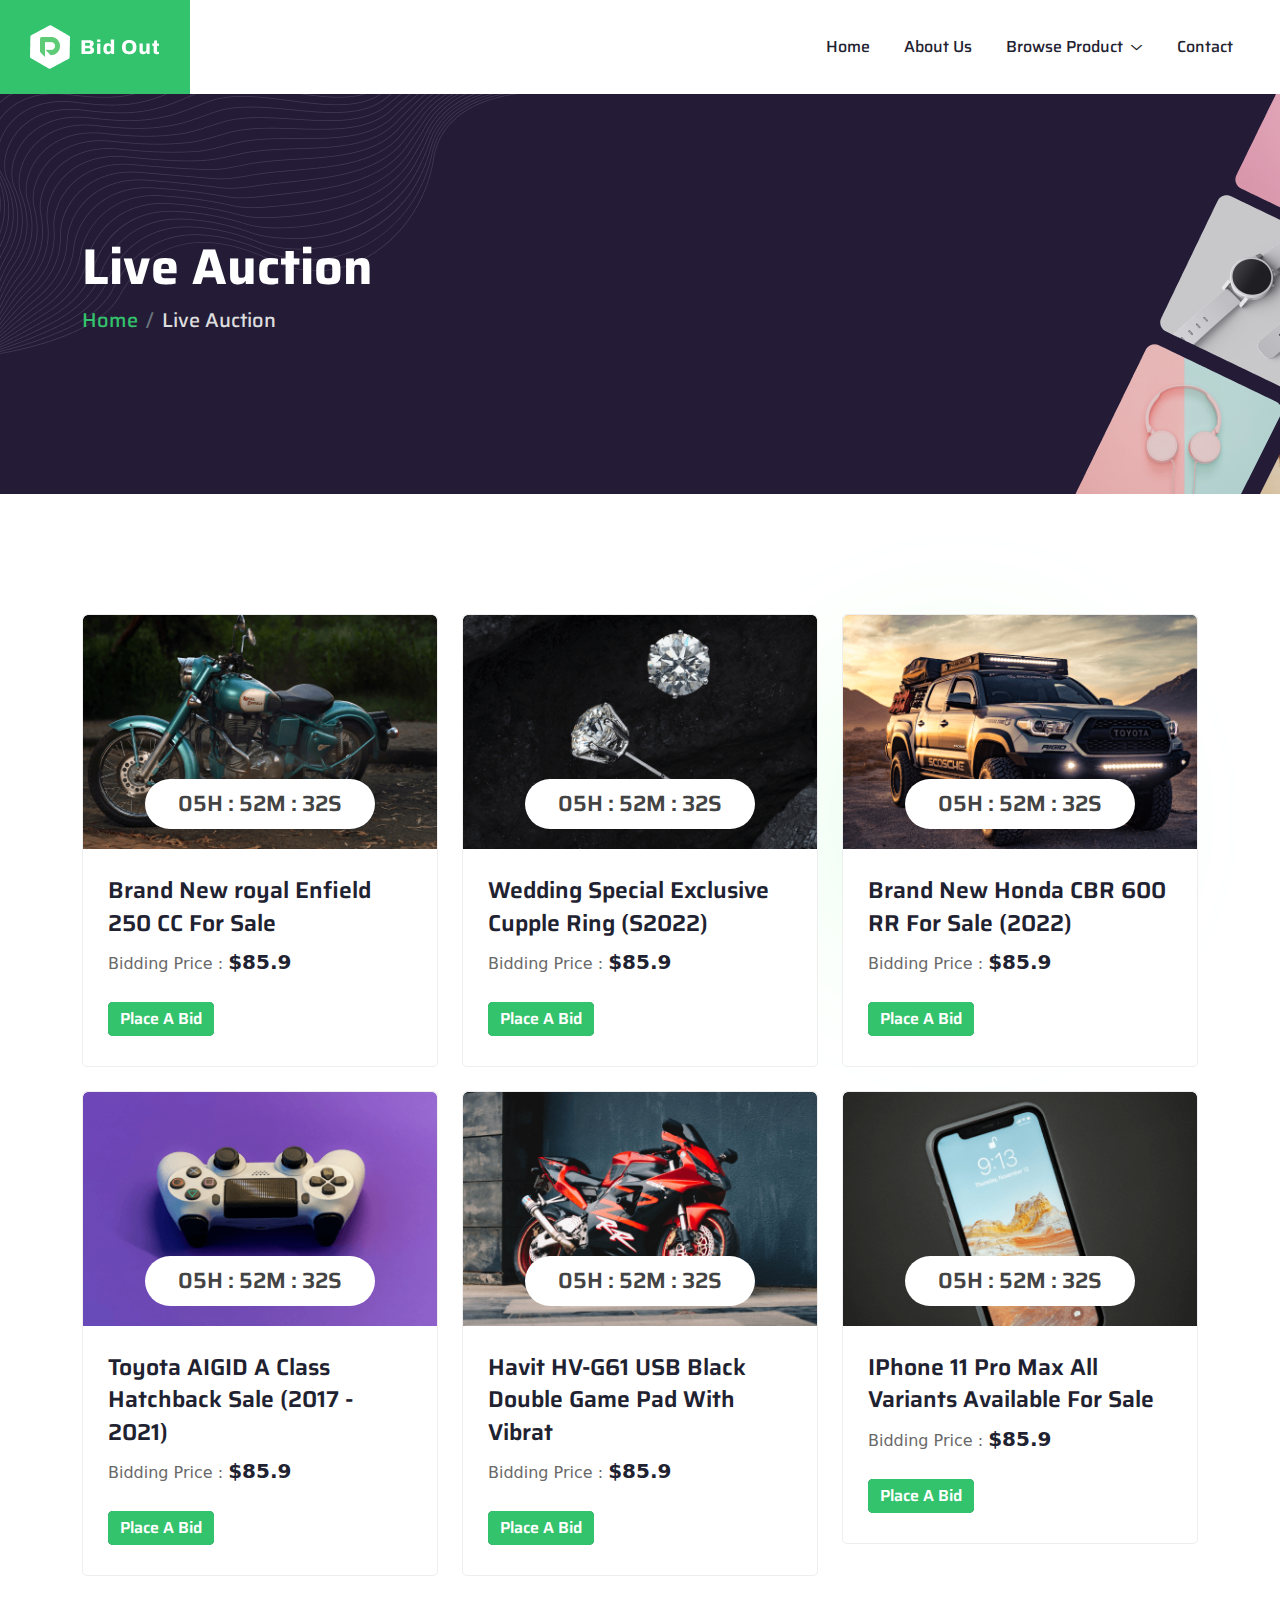
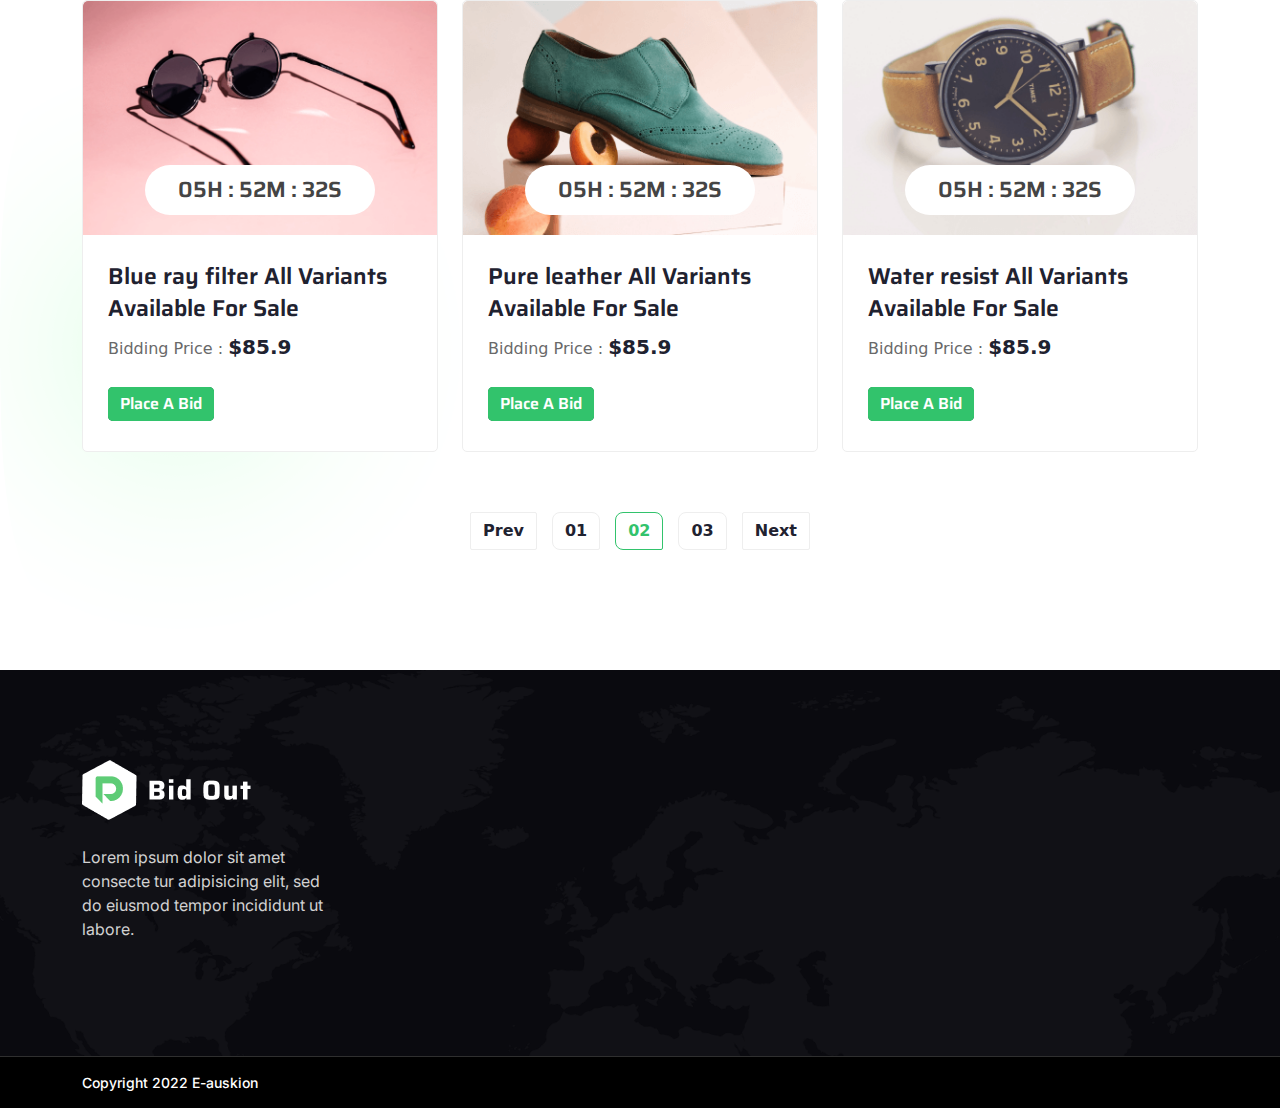
<file: live-auction.html>
<!DOCTYPE html>
<html lang="en">

    <head>
        <meta charset="UTF-8">
        <meta http-equiv="X-UA-Compatible" content="IE=edge">
        <meta name="viewport" content="width=device-width, initial-scale=1.0">
        <title>Bidout - Auction and Bidding HTML Template</title>
        <link rel="icon" href="assets/images/bg/sm-logo.png" type="image/gif" sizes="20x20">

        <link rel="stylesheet" href="assets/css/animate.css">
        <!-- css file link -->
        <link rel="stylesheet" href="assets/css/all.css">

        <!-- bootstrap 5 -->
        <link rel="stylesheet" href="assets/css/bootstrap.min.css">

        <!-- box-icon -->
        <link rel="stylesheet" href="assets/css/boxicons.min.css">

        <!-- bootstrap icon -->
        <link rel="stylesheet" href="assets/css/bootstrap-icons.css">

        <!-- jquery ui -->
        <link rel="stylesheet" href="assets/css/jquery-ui.css">

        <!-- swiper-slide -->
        <link rel="stylesheet" href="assets/css/swiper-bundle.min.css">

         <!-- slick-slide -->
         <link rel="stylesheet" href="assets/css/slick-theme.css">
         <link rel="stylesheet" href="assets/css/slick.css">

        <!-- select 2 -->
        <link rel="stylesheet" href="assets/css/nice-select.css">

        <!-- animate css -->
        <link rel="stylesheet" href="assets/css/magnific-popup.css">

        <!-- odometer css -->
        <link rel="stylesheet" href="assets/css/odometer.css">

        <!-- style css -->
        <link rel="stylesheet" href="assets/css/style.css">
    </head>

<body>
    <!-- preloader -->
<!--    <div class="preloader">-->
<!--        <div class="loader">-->
<!--            <span></span>-->
<!--            <span></span>-->
<!--            <span></span>-->
<!--            <span></span>-->
<!--        </div>-->
<!--    </div>-->

    <!-- scroll-btn -->
    <!-- <div class="scroll-btn">
        <i class='bx bxs-up-arrow-circle'></i>
    </div> -->

    <!-- ========== header============= -->

    <header class="header-area style-1">
        <div class="header-logo">
            <a href="index.html"><img alt="image" src="assets/images/bg/header-logo.png" ></a>
        </div>
        <div class="main-menu">
            <div class="mobile-logo-area d-lg-none d-flex justify-content-between align-items-center">
                <div class="mobile-logo-wrap ">
                    <a href="index.html"><img alt="image" src="assets/images/bg/header-logo.png" ></a>
                </div>
                <div class="menu-close-btn">
                    <i class="bi bi-x-lg"></i>
                </div>
            </div>
            <ul class="menu-list">
                <li>
                    <a href="index.html">Home</a>
                </li>
                <li>
                    <a href="about.html">About Us</a>
                </li>
                <li class="menu-item-has-children">
                    <a href="#">Browse Product</a><i class='bx bx-plus dropdown-icon'></i>
                    <ul class="submenu">
                        <li><a href="live-auction.html">Auction</a></li>
                    </ul>
                </li>
                <li><a href="contact.html">Contact</a></li>
            </ul>
        </div>
    </header>

    <!-- ========== header end============= -->

    <!-- ========== inner-page-banner start ============= -->

    <div class="inner-banner">
        <div class="container">
            <h2 class="inner-banner-title wow fadeInLeft" data-wow-duration="1.5s" data-wow-delay=".2s">Live Auction</h2>
            <nav aria-label="breadcrumb">
                <ol class="breadcrumb">
                  <li class="breadcrumb-item"><a href="index.html">Home</a></li>
                  <li class="breadcrumb-item active" aria-current="page">Live Auction</li>
                </ol>
              </nav>
        </div>
    </div>

    <!-- ========== inner-page-banner end ============= -->

    <div class="live-auction-section pt-120 pb-120">
        <img alt="image" src="assets/images/bg/section-bg.png" class="img-fluid section-bg-top" >
        <img alt="image" src="assets/images/bg/section-bg.png" class="img-fluid section-bg-bottom" >
        <div class="container">
            <div class="row gy-4 mb-60 d-flex justify-content-center">
                <div class="col-lg-4 col-md-6 col-sm-10 ">
                    <div data-wow-duration="1.5s" data-wow-delay="0.2s" class="eg-card auction-card1 wow fadeInDown">
                        <div class="auction-img">
                            <img alt="image" src="assets/images/bg/live-auc1.png" >
                            <div class="auction-timer">
                                <div class="countdown" id="timer1">
                                    <h4><span id="hours1">05</span>H : <span id="minutes1">52</span>M : <span
                                            id="seconds1">32</span>S</h4>
                                </div>
                            </div>
                        </div>
                        <div class="auction-content">
                            <h4><a href="auction-details.html">Brand New royal Enfield 250 CC For Sale</a></h4>
                            <p>Bidding Price : <span>$85.9</span></p>
                            <div class="auction-card-bttm">
                                <a href="auction-details.html" class="eg-btn btn--primary btn--sm">Place a Bid</a>

                            </div>
                        </div>
                    </div>
                </div>
                <div class="col-lg-4 col-md-6 col-sm-10 ">
                    <div data-wow-duration="1.5s" data-wow-delay="0.4s" class="eg-card auction-card1 wow fadeInDown">
                        <div class="auction-img">
                            <img alt="image" src="assets/images/bg/live-auc2.png" >
                            <div class="auction-timer">
                                <div class="countdown" id="timer2">
                                    <h4><span id="hours2">05</span>H : <span id="minutes2">52</span>M : <span
                                            id="seconds2">32</span>S</h4>
                                </div>
                            </div>
                        </div>
                        <div class="auction-content">
                            <h4><a href="auction-details.html">Wedding Special Exclusive Cupple Ring (S2022)</a></h4>
                            <p>Bidding Price : <span>$85.9</span></p>
                            <div class="auction-card-bttm">
                                <a href="auction-details.html" class="eg-btn btn--primary btn--sm">Place a Bid</a>

                            </div>
                        </div>

                    </div>
                </div>
                <div class="col-lg-4 col-md-6 col-sm-10 ">
                    <div data-wow-duration="1.5s" data-wow-delay="0.6s" class="eg-card auction-card1 wow fadeInDown">
                        <div class="auction-img">
                            <img alt="image" src="assets/images/bg/live-auc3.png" >
                            <div class="auction-timer">
                                <div class="countdown" id="timer3">
                                    <h4><span id="hours3">05</span>H : <span id="minutes3">52</span>M : <span
                                            id="seconds3">32</span>S</h4>
                                </div>
                            </div>
                        </div>
                        <div class="auction-content">
                            <h4><a href="auction-details.html">Brand New Honda CBR 600 RR For Sale (2022)</a></h4>
                            <p>Bidding Price : <span>$85.9</span></p>
                            <div class="auction-card-bttm">
                                <a href="auction-details.html" class="eg-btn btn--primary btn--sm">Place a Bid</a>

                            </div>
                        </div>

                    </div>
                </div>
                <div class="col-lg-4 col-md-6 col-sm-10 ">
                    <div data-wow-duration="1.5s" data-wow-delay="0.8s" class="eg-card auction-card1 wow fadeInDown">
                        <div class="auction-img">
                            <img alt="image" src="assets/images/bg/live-auc4.png" >
                            <div class="auction-timer">
                                <div class="countdown" id="timer4">
                                    <h4><span id="hours4">05</span>H : <span id="minutes4">52</span>M : <span
                                            id="seconds4">32</span>S</h4>
                                </div>
                            </div>
                        </div>
                        <div class="auction-content">
                            <h4><a href="auction-details.html">Toyota AIGID A Class Hatchback Sale (2017 - 2021)</a>
                            </h4>
                            <p>Bidding Price : <span>$85.9</span></p>
                            <div class="auction-card-bttm">
                                <a href="auction-details.html" class="eg-btn btn--primary btn--sm">Place a Bid</a>

                            </div>
                        </div>

                    </div>
                </div>
                <div class="col-lg-4 col-md-6 col-sm-10 ">
                    <div data-wow-duration="1.5s" data-wow-delay="1s" class="eg-card auction-card1 wow fadeInDown">
                        <div class="auction-img">
                            <img alt="image" src="assets/images/bg/live-auc5.png" >
                            <div class="auction-timer">
                                <div class="countdown" id="timer5">
                                    <h4><span id="hours5">05</span>H : <span id="minutes5">52</span>M : <span
                                            id="seconds5">32</span>S</h4>
                                </div>
                            </div>
                        </div>
                        <div class="auction-content">
                            <h4><a href="auction-details.html">Havit HV-G61 USB Black Double Game Pad With Vibrat</a>
                            </h4>
                            <p>Bidding Price : <span>$85.9</span></p>
                            <div class="auction-card-bttm">
                                <a href="auction-details.html" class="eg-btn btn--primary btn--sm">Place a Bid</a>

                            </div>
                        </div>

                    </div>
                </div>
                <div class="col-lg-4 col-md-6 col-sm-10 ">
                    <div data-wow-duration="1.5s" data-wow-delay=".8s" class="eg-card auction-card1 wow fadeInDown">
                        <div class="auction-img">
                            <img alt="image" src="assets/images/bg/live-auc6.png" >
                            <div class="auction-timer">
                                <div class="countdown" id="timer6">
                                    <h4><span id="hours6">05</span>H : <span id="minutes6">52</span>M : <span
                                            id="seconds6">32</span>S</h4>
                                </div>
                            </div>
                        </div>
                        <div class="auction-content">
                            <h4><a href="auction-details.html">IPhone 11 Pro Max All Variants Available For Sale</a>
                            </h4>
                            <p>Bidding Price : <span>$85.9</span></p>
                            <div class="auction-card-bttm">
                                <a href="auction-details.html" class="eg-btn btn--primary btn--sm">Place a Bid</a>

                            </div>
                        </div>
                    </div>
                </div>
                <div class="col-lg-4 col-md-6 col-sm-10 ">
                    <div data-wow-duration="1.5s" data-wow-delay="1.4s" class="eg-card auction-card1 wow fadeInDown">
                        <div class="auction-img">
                            <img alt="image" src="assets/images/bg/live-auc7.png" >
                            <div class="auction-timer">
                                <div class="countdown" id="timer7">
                                    <h4><span id="hours7">05</span>H : <span id="minutes7">52</span>M : <span id="seconds7">32</span>S</h4>
                                </div>
                            </div>
                        </div>
                        <div class="auction-content">
                            <h4><a href="auction-details.html">Blue ray filter All Variants Available For Sale</a>
                            </h4>
                            <p>Bidding Price : <span>$85.9</span></p>
                            <div class="auction-card-bttm">
                                <a href="auction-details.html" class="eg-btn btn--primary btn--sm">Place a Bid</a>
                            </div>
                        </div>
                    </div>
                </div>
                <div class="col-lg-4 col-md-6 col-sm-10 ">
                    <div data-wow-duration="1.5s" data-wow-delay="1.6s" class="eg-card auction-card1 wow fadeInDown">
                        <div class="auction-img">
                            <img alt="image" src="assets/images/bg/live-auc8.png" >
                            <div class="auction-timer">
                                <div class="countdown" id="timer8">
                                    <h4><span id="hours8">05</span>H : <span id="minutes8">52</span>M : <span id="seconds8">32</span>S</h4>
                                </div>
                            </div>
                        </div>
                        <div class="auction-content">
                            <h4><a href="auction-details.html">Pure leather All Variants Available For Sale</a>
                            </h4>
                            <p>Bidding Price : <span>$85.9</span></p>
                            <div class="auction-card-bttm">
                                <a href="auction-details.html" class="eg-btn btn--primary btn--sm">Place a Bid</a>
                            </div>
                        </div>
                    </div>
                </div>
                <div class="col-lg-4 col-md-6 col-sm-10 ">
                    <div data-wow-duration="1.5s" data-wow-delay="1.2s" class="eg-card auction-card1 wow fadeInDown">
                        <div class="auction-img">
                            <img alt="image" src="assets/images/bg/live-auc9.png" >
                            <div class="auction-timer">
                                <div class="countdown" id="timer9">
                                    <h4><span id="hours9">05</span>H : <span id="minutes9">52</span>M : <span id="seconds9">32</span>S</h4>
                                </div>
                            </div>
                        </div>
                        <div class="auction-content">
                            <h4><a href="auction-details.html">Water resist All Variants Available For Sale</a>
                            </h4>
                            <p>Bidding Price : <span>$85.9</span></p>
                            <div class="auction-card-bttm">
                                <a href="auction-details.html" class="eg-btn btn--primary btn--sm">Place a Bid</a>
                            </div>
                        </div>
                    </div>
                </div>
            </div>
            <div class="row">
                <nav class="pagination-wrap">
                    <ul class="pagination d-flex justify-content-center gap-md-3 gap-2">
                      <li class="page-item">
                        <a class="page-link" href="#" tabindex="-1" >Prev</a>
                      </li>
                      <li class="page-item"><a class="page-link" href="#">01</a></li>
                      <li class="page-item active" aria-current="page">
                        <a class="page-link" href="#">02</a>
                      </li>
                      <li class="page-item"><a class="page-link" href="#">03</a></li>
                      <li class="page-item">
                        <a class="page-link" href="#">Next</a>
                      </li>
                    </ul>
                  </nav>
            </div>
        </div>
    </div>



    <!-- ===============  Hero area end=============== -->

    <!-- =============== counter-section end =============== -->

    <!-- =============== Footer-action-section start =============== -->

    <footer>
        <div class="footer-top">
            <div class="container">
                <div class="row gy-5">
                    <div class="col-lg-3 col-md-6">
                        <div class="footer-item">
                            <a href="index.html"><img alt="image" src="assets/images/bg/footer-logo.png"></a>
                            <p>Lorem ipsum dolor sit amet consecte tur adipisicing elit, sed do eiusmod tempor
                                incididunt ut labore.</p>
                        </div>
                    </div>
                </div>
            </div>
        </div>
        <div class="footer-bottom">
            <div class="container">
                <div class="row d-flex align-items-center g-4">
                    <div class="col-lg-6 d-flex justify-content-lg-start justify-content-center">
                        <p>Copyright 2022 <a href="#">E-auskion</a>
                    </div>
                </div>
            </div>
        </div>
    </footer>

    <!-- =============== Footer-action-section end =============== -->

    <!-- js file link -->
    <script src="assets/js/jquery-3.6.0.min.js"></script>
    <script src="assets/js/jquery-ui.js"></script>
    <script src="assets/js/bootstrap.bundle.min.js"></script>
    <script src="assets/js/wow.min.js"></script>
    <script src="assets/js/swiper-bundle.min.js"></script>
    <script src="assets/js/slick.js"></script>
    <script src="assets/js/jquery.nice-select.js"></script>
    <script src="assets/js/odometer.min.js"></script>
    <script src="assets/js/viewport.jquery.js"></script>
    <script src="assets/js/jquery.magnific-popup.min.js"></script>
    <script src="assets/js/main.js"></script>

</body>

</html>
</file>
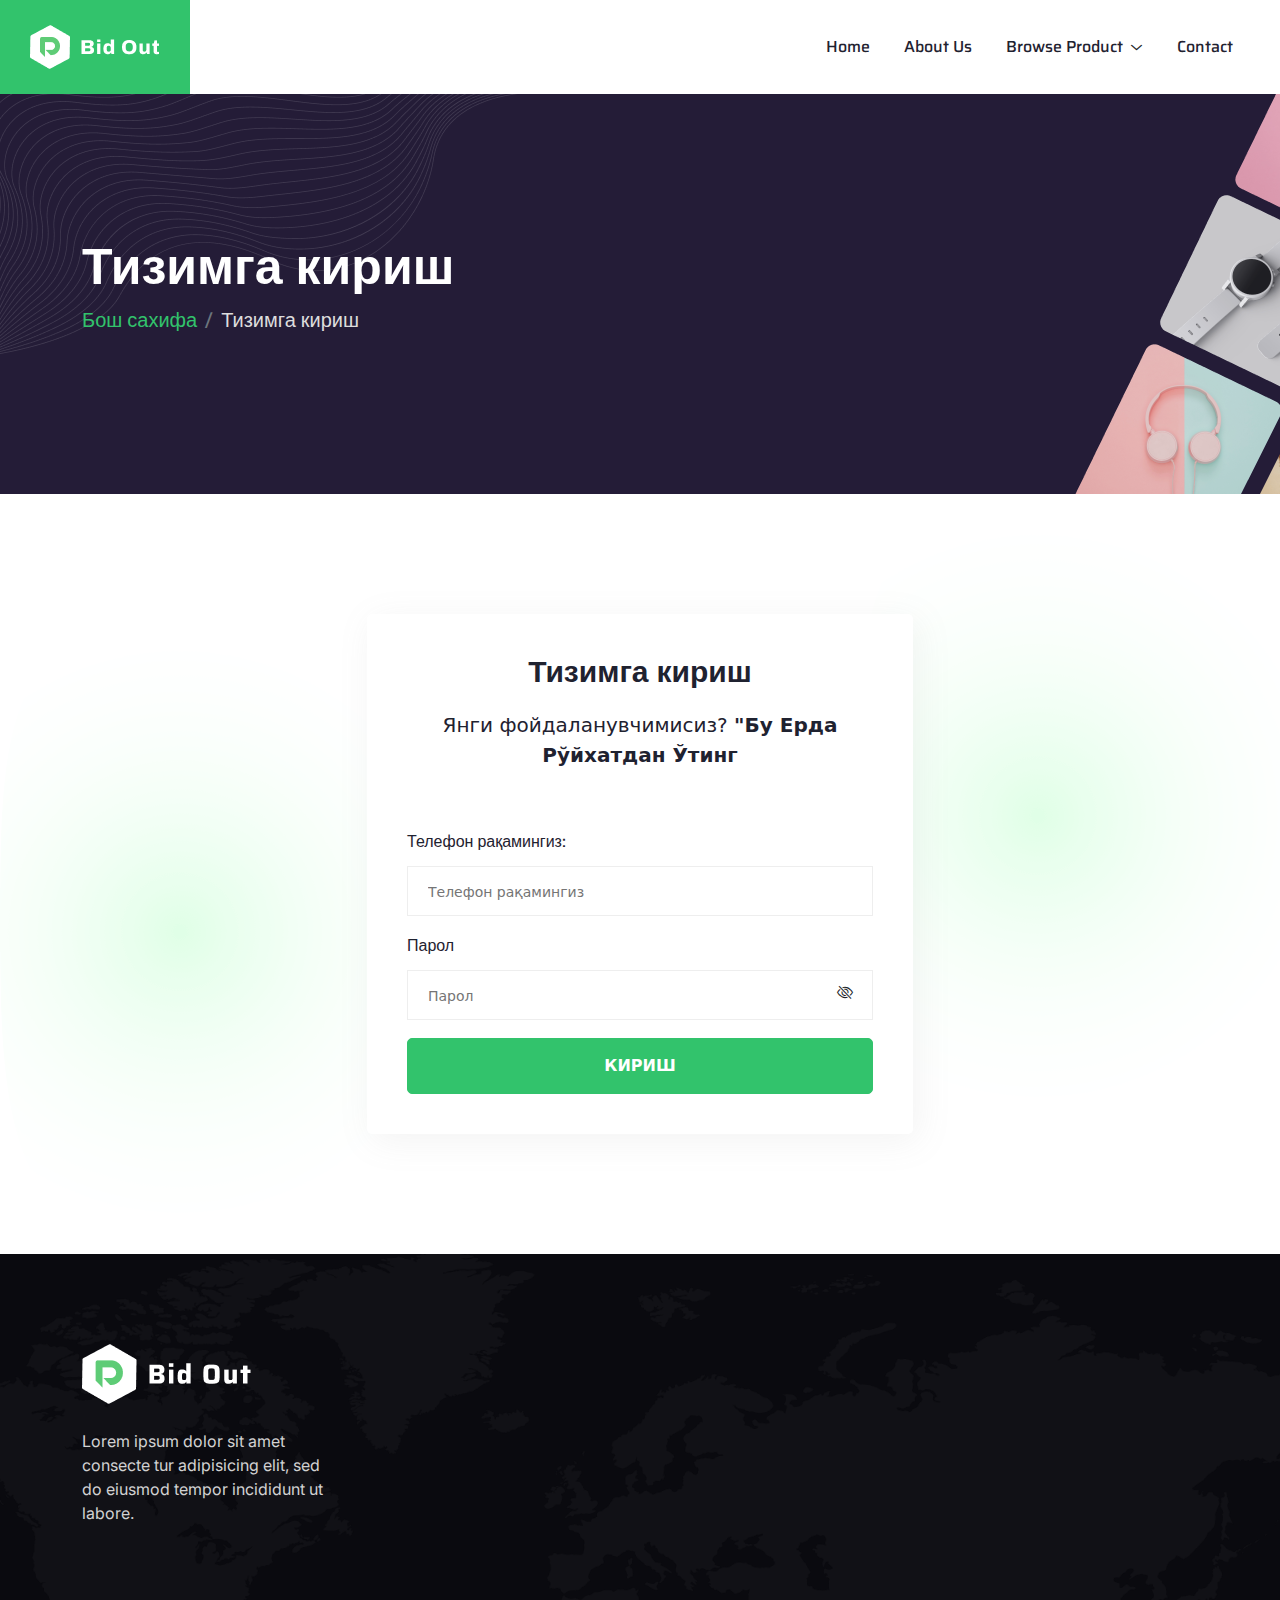
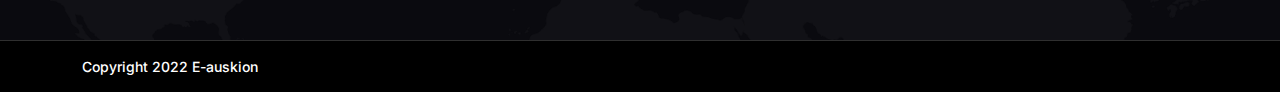
<file: login.html>
<!DOCTYPE html>
<html lang="en">

<head>
  <meta charset="UTF-8">
  <meta http-equiv="X-UA-Compatible" content="IE=edge">
  <meta name="viewport" content="width=device-width, initial-scale=1.0">
  <title>Bidout - Auction and Bidding HTML Template</title>
  <link rel="icon" href="assets/images/bg/sm-logo.png" type="image/gif" sizes="20x20">

  <link rel="stylesheet" href="assets/css/animate.css">
  <!-- css file link -->
  <link rel="stylesheet" href="assets/css/all.css">

  <!-- bootstrap 5 -->
  <link rel="stylesheet" href="assets/css/bootstrap.min.css">

  <!-- box-icon -->
  <link rel="stylesheet" href="assets/css/boxicons.min.css">

  <!-- bootstrap icon -->
  <link rel="stylesheet" href="assets/css/bootstrap-icons.css">

  <!-- jquery ui -->
  <link rel="stylesheet" href="assets/css/jquery-ui.css">

  <!-- swiper-slide -->
  <link rel="stylesheet" href="assets/css/swiper-bundle.min.css">

  <!-- slick-slide -->
  <link rel="stylesheet" href="assets/css/slick-theme.css">
  <link rel="stylesheet" href="assets/css/slick.css">

  <!-- select 2 -->
  <link rel="stylesheet" href="assets/css/nice-select.css">

  <!-- animate css -->
  <link rel="stylesheet" href="assets/css/magnific-popup.css">

  <!-- odometer css -->
  <link rel="stylesheet" href="assets/css/odometer.css">

  <!-- style css -->
  <link rel="stylesheet" href="assets/css/style.css">
</head>

<body>
<!-- preloader -->
<!--    <div class="preloader">-->
<!--        <div class="loader">-->
<!--            <span></span>-->
<!--            <span></span>-->
<!--            <span></span>-->
<!--            <span></span>-->
<!--        </div>-->
<!--    </div>-->

<!-- scroll-btn -->
<!-- <div class="scroll-btn">
    <i class='bx bxs-up-arrow-circle'></i>
</div> -->

<!-- ========== header============= -->

<header class="header-area style-1">
  <div class="header-logo">
    <a href="index.html"><img alt="image" src="assets/images/bg/header-logo.png"></a>
  </div>
  <div class="main-menu">
    <div class="mobile-logo-area d-lg-none d-flex justify-content-between align-items-center">
      <div class="mobile-logo-wrap ">
        <a href="index.html"><img alt="image" src="assets/images/bg/header-logo.png"></a>
      </div>
      <div class="menu-close-btn">
        <i class="bi bi-x-lg"></i>
      </div>
    </div>
    <ul class="menu-list">
      <li>
        <a href="index.html">Home</a>
      </li>
      <li>
        <a href="about.html">About Us</a>
      </li>
      <li class="menu-item-has-children">
        <a href="#">Browse Product</a><i class='bx bx-plus dropdown-icon'></i>
        <ul class="submenu">
          <li><a href="live-auction.html">Auction</a></li>
        </ul>
      </li>
      <li><a href="contact.html">Contact</a></li>
    </ul>
  </div>
</header>

<!-- ========== header end============= -->

<!-- ========== inner-page-banner start ============= -->

<div class="inner-banner">
  <div class="container">
    <h2 class="inner-banner-title wow fadeInLeft" data-wow-duration="1.5s" data-wow-delay=".2s">Тизимга кириш</h2>
    <nav aria-label="breadcrumb">
      <ol class="breadcrumb">
        <li class="breadcrumb-item"><a href="index.html">Бош сахифа </a></li>
        <li class="breadcrumb-item active" aria-current="page">Тизимга кириш</li>
      </ol>
    </nav>
  </div>
</div>

<!-- ========== inner-page-banner end ============= -->

<div class="login-section pt-120 pb-120">
  <img alt="imges" src="assets/images/bg/section-bg.png" class="img-fluid section-bg-top">
  <img alt="imges" src="assets/images/bg/section-bg.png" class="img-fluid section-bg-bottom">
  <div class="container">
    <div class="row d-flex justify-content-center g-4">
      <div class="col-xl-6 col-lg-8 col-md-10">
        <div class="form-wrapper wow fadeInUp" data-wow-duration="1.5s" data-wow-delay=".2s">
          <div class="form-title">
            <h3>Тизимга кириш</h3>
            <p>Янги фойдаланувчимисиз? <a href="signup.html">"бу ерда рўйхатдан ўтинг</a></p>
          </div>
          <form class="w-100">
            <div class="row">
              <div class="col-12">
                <div class="form-inner">
                  <label>Телефон рақамингиз:</label>
                  <input type="email" placeholder="Телефон рақамингиз">
                </div>
              </div>
              <div class="col-12">
                <div class="form-inner">
                  <label>Парол</label>
                  <input type="password" name="password" id="password" placeholder="Парол"/>
                  <i class="bi bi-eye-slash" id="togglePassword"></i>
                </div>
              </div>
            </div>
            <button class="account-btn">Кириш</button>
          </form>
        </div>
      </div>
    </div>
  </div>
</div>

<!-- ===============  Hero area end=============== -->

<!-- =============== counter-section end =============== -->

<!-- =============== Footer-action-section start =============== -->

<footer>
  <div class="footer-top">
    <div class="container">
      <div class="row gy-5">
        <div class="col-lg-3 col-md-6">
          <div class="footer-item">
            <a href="index.html"><img alt="image" src="assets/images/bg/footer-logo.png"></a>
            <p>Lorem ipsum dolor sit amet consecte tur adipisicing elit, sed do eiusmod tempor
              incididunt ut labore.</p>
          </div>
        </div>
      </div>
    </div>
  </div>
  <div class="footer-bottom">
    <div class="container">
      <div class="row d-flex align-items-center g-4">
        <div class="col-lg-6 d-flex justify-content-lg-start justify-content-center">
          <p>Copyright 2022 <a href="#">E-auskion</a>
        </div>
      </div>
    </div>
  </div>
</footer>

<!-- =============== Footer-action-section end =============== -->

<!-- js file link -->
<script src="assets/js/jquery-3.6.0.min.js"></script>
<script src="assets/js/jquery-ui.js"></script>
<script src="assets/js/bootstrap.bundle.min.js"></script>
<script src="assets/js/wow.min.js"></script>
<script src="assets/js/swiper-bundle.min.js"></script>
<script src="assets/js/slick.js"></script>
<script src="assets/js/jquery.nice-select.js"></script>
<script src="assets/js/odometer.min.js"></script>
<script src="assets/js/viewport.jquery.js"></script>
<script src="assets/js/jquery.magnific-popup.min.js"></script>
<script src="assets/js/main.js"></script>

</body>

</html>
</file>
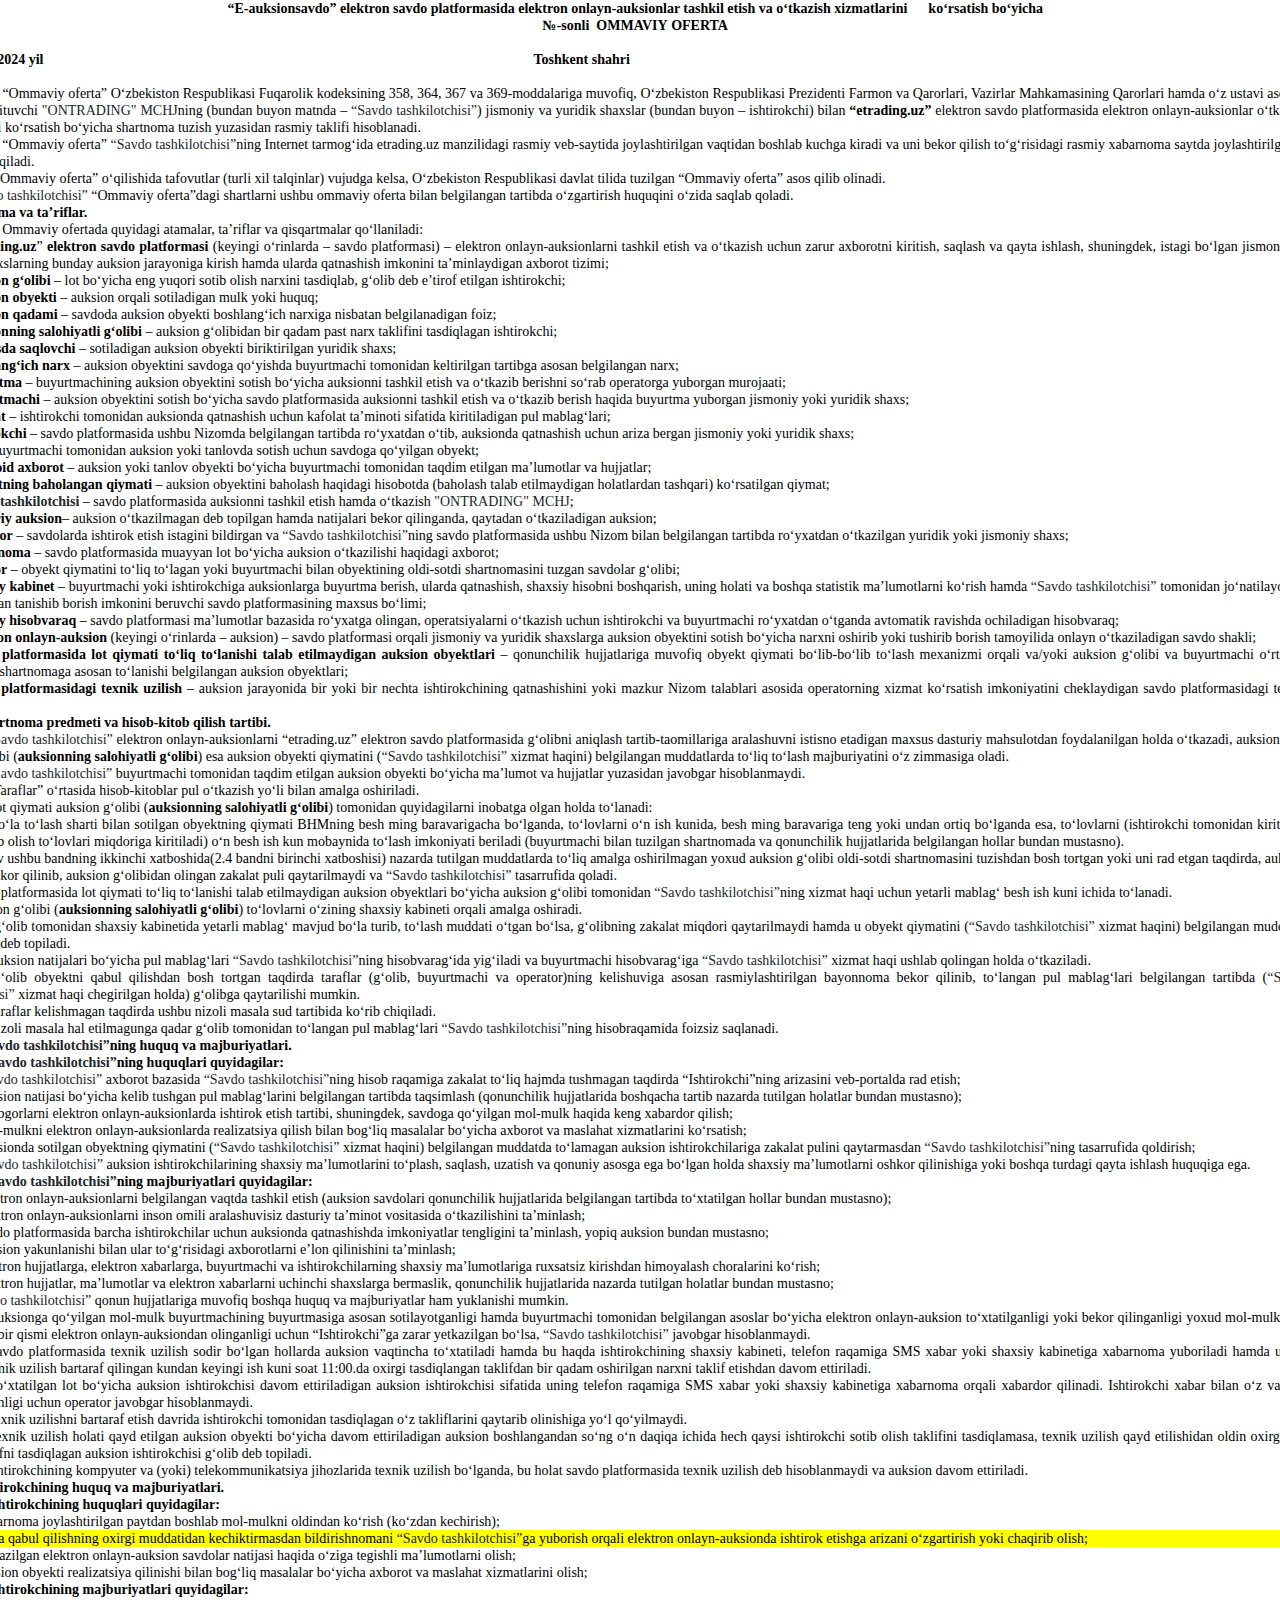
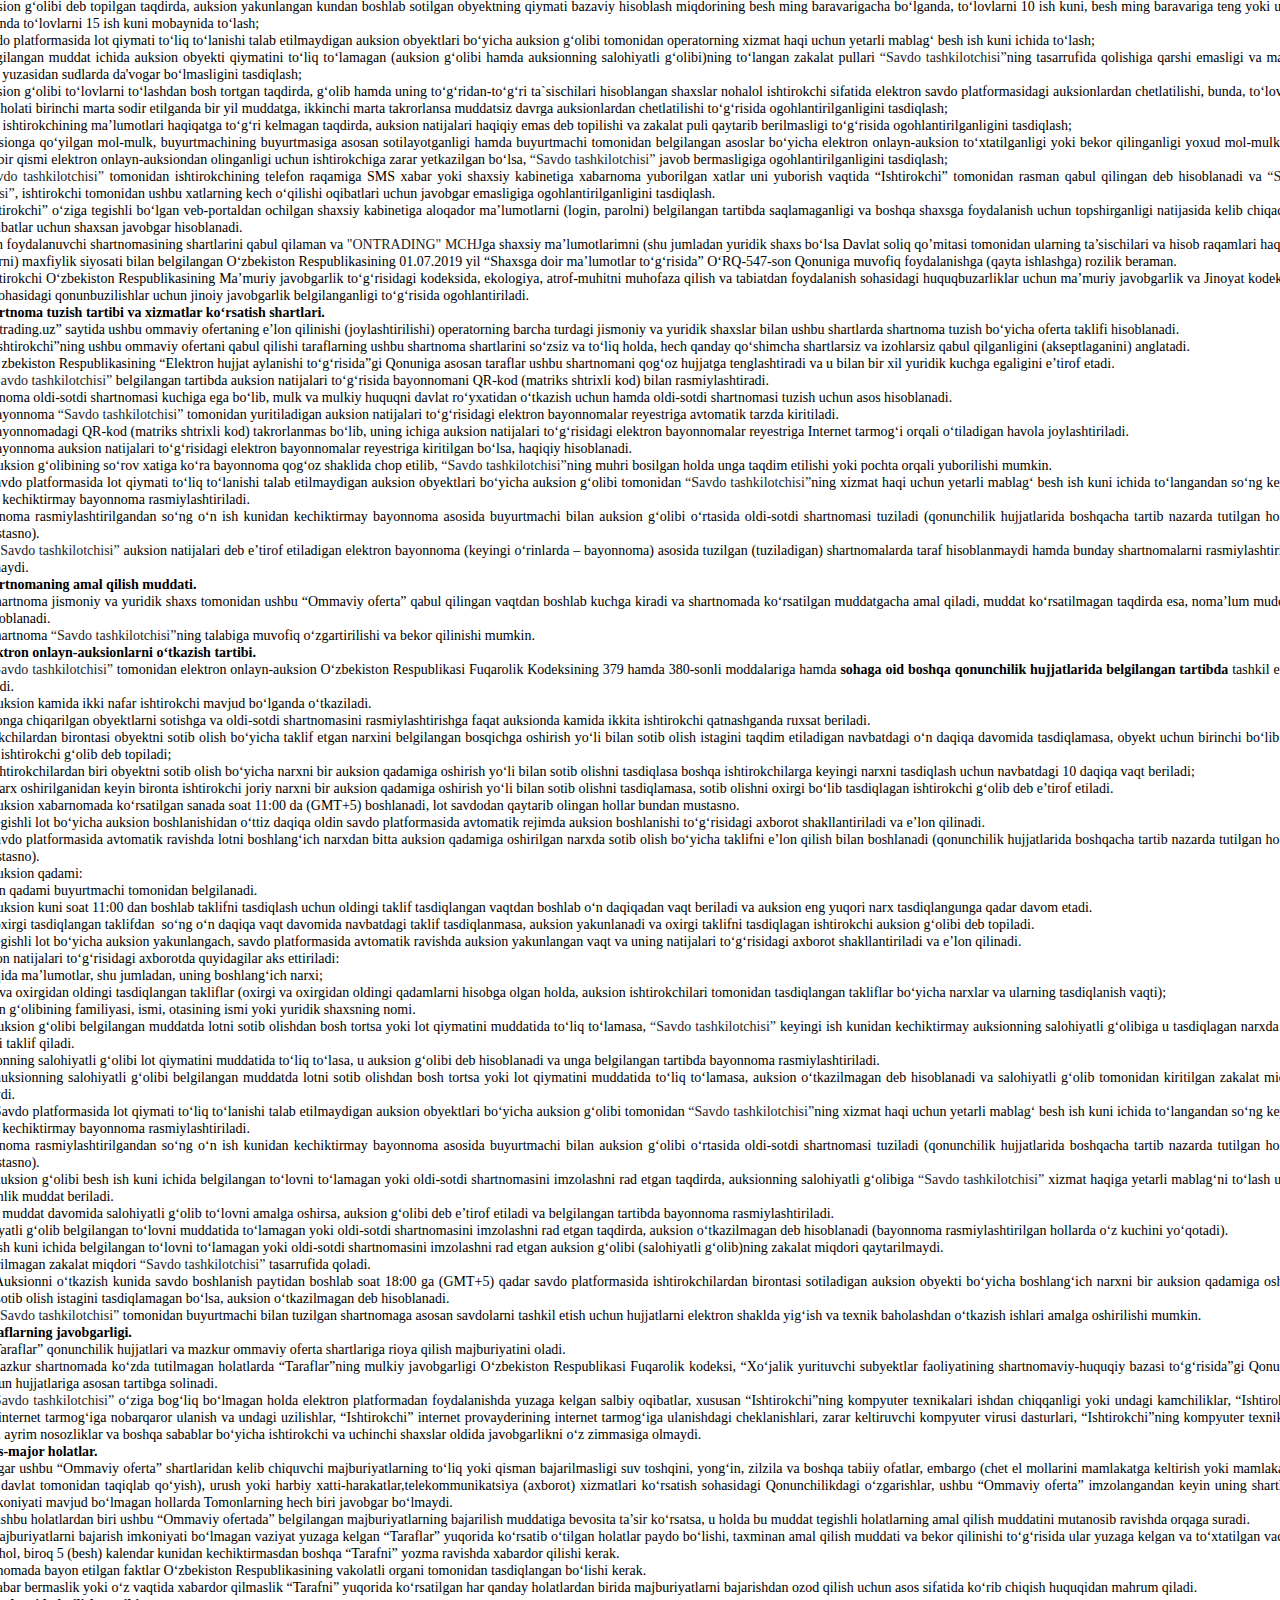
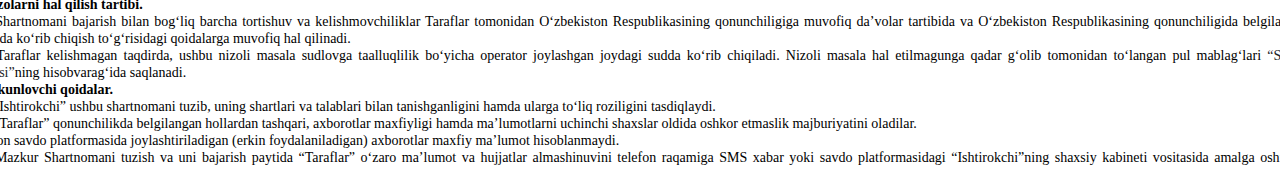
<file: oferta.html>
<!DOCTYPE html>
<html lang="en">

<head>
    <meta charset="UTF-8">
    <meta http-equiv="X-UA-Compatible" content="IE=edge">
    <meta name="viewport" content="width=device-width, initial-scale=1.0">
    <title>Bidout - Auction and Bidding HTML Template</title>
    <link rel="icon" href="assets/images/bg/sm-logo.png" type="image/gif" sizes="20x20">

    <link rel="stylesheet" href="assets/css/animate.css">
    <!-- css file link -->
    <link rel="stylesheet" href="assets/css/all.css">

    <!-- bootstrap 5 -->
    <link rel="stylesheet" href="assets/css/bootstrap.min.css">

    <!-- box-icon -->
    <link rel="stylesheet" href="assets/css/boxicons.min.css">

    <!-- bootstrap icon -->
    <link rel="stylesheet" href="assets/css/bootstrap-icons.css">

    <!-- jquery ui -->
    <link rel="stylesheet" href="assets/css/jquery-ui.css">

    <!-- swiper-slide -->
    <link rel="stylesheet" href="assets/css/swiper-bundle.min.css">

    <!-- slick-slide -->
    <link rel="stylesheet" href="assets/css/slick-theme.css">
    <link rel="stylesheet" href="assets/css/slick.css">

    <!-- select 2 -->
    <link rel="stylesheet" href="assets/css/nice-select.css">

    <!-- animate css -->
    <link rel="stylesheet" href="assets/css/magnific-popup.css">

    <!-- odometer css -->
    <link rel="stylesheet" href="assets/css/odometer.css">

    <!-- style css -->
    <link rel="stylesheet" href="assets/css/style.css">
</head>

<body>

<p style='margin-top:0cm;margin-right:-21.3pt;margin-bottom:.0001pt;margin-left:-49.65pt;font-size:11.0pt;font-family:"Calibri",sans-serif;text-align:center;text-indent:21.3pt;line-height:normal;background:white;'>
    <strong><span
            style='font-size:14px;font-family:"Times New Roman",serif;color:black;'>&ldquo;E-auksion</span></strong><strong><span
        style='font-size:14px;font-family:"Times New Roman",serif;color:black;'>savdo</span></strong><strong><span
        style='font-size:14px;font-family:"Times New Roman",serif;color:black;'>&rdquo; elektron savdo platformasida elektron onlayn-auksionlar tashkil etish va o&lsquo;tkazish xizmatlarini &nbsp; &nbsp; &nbsp;ko&lsquo;rsatish bo&lsquo;yicha</span></strong>
</p>
<p style='margin-top:0cm;margin-right:-21.3pt;margin-bottom:.0001pt;margin-left:-49.65pt;font-size:11.0pt;font-family:"Calibri",sans-serif;text-align:center;text-indent:21.3pt;line-height:normal;background:white;'>
    <strong><span style='font-size:14px;font-family:"Times New Roman",serif;color:black;'>№</span></strong><strong><span
        style='font-size:14px;font-family:"Times New Roman",serif;color:black;'>-sonli &nbsp;OMMAVIY&nbsp;</span></strong><strong><span
        style='font-size:14px;font-family:"Times New Roman",serif;color:black;'>OFERTA</span></strong></p>
<p style='margin-top:0cm;margin-right:-21.3pt;margin-bottom:.0001pt;margin-left:-49.65pt;font-size:11.0pt;font-family:"Calibri",sans-serif;text-align:justify;text-indent:21.3pt;line-height:normal;background:white;'>
    <strong><span style='font-size:14px;font-family:"Times New Roman",serif;color:black;'>&nbsp;</span></strong><strong><span
        style='font-size:14px;font-family:"Times New Roman",serif;color:black;'>&nbsp; &nbsp; &nbsp; &nbsp; &nbsp; &nbsp; &nbsp; &nbsp; &nbsp; &nbsp; &nbsp; &nbsp; &nbsp; &nbsp; &nbsp; &nbsp; &nbsp; &nbsp; &nbsp; &nbsp; &nbsp; &nbsp; &nbsp; &nbsp; &nbsp; &nbsp; &nbsp; &nbsp; &nbsp; &nbsp; &nbsp; &nbsp; &nbsp; &nbsp; &nbsp; &nbsp; &nbsp; &nbsp; &nbsp; &nbsp; &nbsp; &nbsp; &nbsp; &nbsp; &nbsp; &nbsp; &nbsp; &nbsp; &nbsp; &nbsp; &nbsp; &nbsp; &nbsp; &nbsp; &nbsp; &nbsp; &nbsp; &nbsp; &nbsp; &nbsp; &nbsp; &nbsp; &nbsp; &nbsp; &nbsp; &nbsp;</span></strong>
</p>
<p style='margin-top:0cm;margin-right:-21.3pt;margin-bottom:.0001pt;margin-left:-49.65pt;font-size:11.0pt;font-family:"Calibri",sans-serif;text-align:justify;text-indent:21.3pt;line-height:normal;background:white;'>
    <strong><span style='font-size:14px;font-family:"Times New Roman",serif;color:black;'>25.03.2024 yil &nbsp; &nbsp; &nbsp; &nbsp; &nbsp; &nbsp; &nbsp; &nbsp; &nbsp; &nbsp; &nbsp; &nbsp; &nbsp; &nbsp; &nbsp; &nbsp; &nbsp; &nbsp; &nbsp; &nbsp; &nbsp; &nbsp; &nbsp; &nbsp; &nbsp; &nbsp; &nbsp; &nbsp; &nbsp; &nbsp; &nbsp; &nbsp; &nbsp; &nbsp; &nbsp; &nbsp; &nbsp; &nbsp; &nbsp; &nbsp; &nbsp; &nbsp; &nbsp; &nbsp; &nbsp; &nbsp; &nbsp; &nbsp; &nbsp; &nbsp; &nbsp; &nbsp; &nbsp; &nbsp; &nbsp; &nbsp; &nbsp; &nbsp; &nbsp; &nbsp; &nbsp; &nbsp; &nbsp; &nbsp; &nbsp; &nbsp; &nbsp; &nbsp; &nbsp; &nbsp;Toshkent shahri</span></strong>
</p>
<p style='margin-top:0cm;margin-right:-21.3pt;margin-bottom:.0001pt;margin-left:-49.65pt;font-size:11.0pt;font-family:"Calibri",sans-serif;text-align:justify;text-indent:21.3pt;line-height:normal;background:white;'>
    <span style='font-size:14px;font-family:"Times New Roman",serif;color:black;'>&nbsp;</span></p>
<p style='margin-top:0cm;margin-right:-21.3pt;margin-bottom:.0001pt;margin-left:-49.65pt;font-size:11.0pt;font-family:"Calibri",sans-serif;text-align:justify;text-indent:21.3pt;line-height:normal;background:white;'>
    <span style='font-size:14px;font-family:"Times New Roman",serif;color:black;'>Ushbu &ldquo;Ommaviy oferta&rdquo; O&lsquo;zbekiston Respublikasi Fuqarolik kodeksining 358, 364, 367 va 369-moddalariga muvofiq, O&lsquo;zbekiston Respublikasi Prezidenti Farmon va Qarorlari, Vazirlar Mahkamasining Qarorlari hamda o&lsquo;z ustavi asosida faoliyat yurituvchi&nbsp;</span><span
        style='font-family:"Times New Roman",serif;'><span style="font-size:14px;">&quot;</span></span><span
        style='font-family:"Times New Roman",serif;'><span style="font-size:14px;">ON</span></span><span
        style='font-family:"Times New Roman",serif;'><span
        style="font-size:14px;">TRADING&quot;&nbsp;</span></span><span
        style='font-size:14px;font-family:"Times New Roman",serif;'>MCHJ</span><span
        style='font-size:14px;font-family:"Times New Roman",serif;color:black;'>ning (bundan buyon matnda &ndash;&nbsp;</span><span
        style='font-size:14px;font-family:"Times New Roman",serif;'>&ldquo;Savdo tashkilotchisi&rdquo;</span><span
        style='font-size:14px;font-family:"Times New Roman",serif;color:black;'>) jismoniy va yuridik shaxslar (bundan buyon &ndash; ishtirokchi) bilan <strong>&ldquo;etrading.uz&rdquo;&nbsp;</strong>elektron savdo platformasida elektron onlayn-auksionlar o&lsquo;tkazish xizmatlarini ko&lsquo;rsatish bo&lsquo;yicha shartnoma tuzish yuzasidan rasmiy taklifi hisoblanadi.</span>
</p>
<p style='margin-top:0cm;margin-right:-21.3pt;margin-bottom:.0001pt;margin-left:-49.65pt;font-size:11.0pt;font-family:"Calibri",sans-serif;text-align:justify;text-indent:21.3pt;line-height:normal;background:white;'>
    <span style='font-size:14px;font-family:"Times New Roman",serif;color:black;'>Ushbu &ldquo;Ommaviy oferta&rdquo;&nbsp;</span><span
        style='font-size:14px;font-family:"Times New Roman",serif;'>&ldquo;Savdo tashkilotchisi&rdquo;</span><span
        style='font-size:14px;font-family:"Times New Roman",serif;color:black;'>ning Internet tarmog&lsquo;ida etrading.uz manzilidagi rasmiy veb-saytida joylashtirilgan vaqtidan boshlab kuchga kiradi va uni bekor qilish to&lsquo;g&lsquo;risidagi rasmiy xabarnoma saytda joylashtirilgunga qadar amal qiladi.</span>
</p>
<p style='margin-top:0cm;margin-right:-21.3pt;margin-bottom:.0001pt;margin-left:-49.65pt;font-size:11.0pt;font-family:"Calibri",sans-serif;text-align:justify;text-indent:21.3pt;line-height:normal;background:white;'>
    <span style='font-size:14px;font-family:"Times New Roman",serif;color:black;'>Agar &ldquo;Ommaviy oferta&rdquo; o&lsquo;qilishida tafovutlar (turli xil talqinlar) vujudga kelsa, O&lsquo;zbekiston Respublikasi davlat tilida tuzilgan &ldquo;Ommaviy oferta&rdquo; asos qilib olinadi.</span>
</p>
<p style='margin-top:0cm;margin-right:-21.3pt;margin-bottom:.0001pt;margin-left:-49.65pt;font-size:11.0pt;font-family:"Calibri",sans-serif;text-align:justify;text-indent:21.3pt;line-height:normal;background:white;'>
    <span style='font-size:14px;font-family:"Times New Roman",serif;'>&ldquo;Savdo tashkilotchisi&rdquo;</span><span
        style='font-size:14px;font-family:"Times New Roman",serif;color:black;'>&nbsp;&ldquo;Ommaviy oferta&rdquo;dagi shartlarni ushbu ommaviy oferta bilan belgilangan tartibda o&lsquo;zgartirish huquqini o&lsquo;zida saqlab qoladi.</span>
</p>
<p style='margin-top:0cm;margin-right:-21.3pt;margin-bottom:.0001pt;margin-left:-49.65pt;font-size:11.0pt;font-family:"Calibri",sans-serif;text-align:justify;text-indent:21.3pt;line-height:normal;background:white;'>
    <strong><span
            style='font-size:14px;font-family:"Times New Roman",serif;color:black;'>1. Atama va ta&rsquo;riflar.</span></strong>
</p>
<p style='margin-top:0cm;margin-right:-21.3pt;margin-bottom:.0001pt;margin-left:-49.65pt;font-size:11.0pt;font-family:"Calibri",sans-serif;text-align:justify;text-indent:21.3pt;line-height:normal;background:white;'>
    <span style='font-size:14px;font-family:"Times New Roman",serif;color:black;'>Ushbu Ommaviy ofertada quyidagi atamalar, ta&rsquo;riflar va qisqartmalar qo&lsquo;llaniladi:</span>
</p>
<p style='margin-top:0cm;margin-right:-21.3pt;margin-bottom:.0001pt;margin-left:-49.65pt;font-size:11.0pt;font-family:"Calibri",sans-serif;text-align:justify;text-indent:21.3pt;line-height:normal;background:white;'>
    <span style='font-size:14px;font-family:"Times New Roman",serif;color:black;'>&ldquo;</span><strong><span
        style='font-size:14px;font-family:"Times New Roman",serif;color:black;'>etrading.uz</span></strong><span
        style='font-size:14px;font-family:"Times New Roman",serif;color:black;'>&rdquo;</span><strong><span
        style='font-size:14px;font-family:"Times New Roman",serif;color:black;'>&nbsp;elektron savdo platformasi</span></strong><span
        style='font-size:14px;font-family:"Times New Roman",serif;color:black;'>&nbsp;(keyingi o&lsquo;rinlarda &ndash; savdo platformasi) &ndash; elektron onlayn-auksionlarni tashkil etish va o&lsquo;tkazish uchun zarur axborotni kiritish, saqlash va qayta ishlash, shuningdek, istagi bo&lsquo;lgan jismoniy va yuridik shaxslarning bunday auksion jarayoniga kirish hamda ularda qatnashish imkonini ta&rsquo;minlaydigan axborot tizimi;</span>
</p>
<p style='margin-top:0cm;margin-right:-21.3pt;margin-bottom:.0001pt;margin-left:-49.65pt;font-size:11.0pt;font-family:"Calibri",sans-serif;text-align:justify;text-indent:21.3pt;line-height:normal;background:white;'>
    <strong><span
            style='font-size:14px;font-family:"Times New Roman",serif;color:black;'>auksion g&lsquo;olibi</span></strong><span
        style='font-size:14px;font-family:"Times New Roman",serif;color:black;'>&nbsp;&ndash; lot bo&lsquo;yicha eng yuqori sotib olish narxini tasdiqlab, g&lsquo;olib deb e&rsquo;tirof etilgan ishtirokchi;</span>
</p>
<p style='margin-top:0cm;margin-right:-21.3pt;margin-bottom:.0001pt;margin-left:-49.65pt;font-size:11.0pt;font-family:"Calibri",sans-serif;text-align:justify;text-indent:21.3pt;line-height:normal;background:white;'>
    <strong><span
            style='font-size:14px;font-family:"Times New Roman",serif;color:black;'>auksion obyekti</span></strong><span
        style='font-size:14px;font-family:"Times New Roman",serif;color:black;'>&nbsp;&ndash; auksion orqali sotiladigan mulk yoki huquq;</span>
</p>
<p style='margin-top:0cm;margin-right:-21.3pt;margin-bottom:.0001pt;margin-left:-49.65pt;font-size:11.0pt;font-family:"Calibri",sans-serif;text-align:justify;text-indent:21.3pt;line-height:normal;background:white;'>
    <strong><span style='font-size:14px;font-family:"Times New Roman",serif;color:black;'>auksion qadami</span></strong><span
        style='font-size:14px;font-family:"Times New Roman",serif;color:black;'>&nbsp;&ndash; savdoda auksion obyekti boshlang&lsquo;ich narxiga nisbatan belgilanadigan foiz;</span>
</p>
<p style='margin-top:0cm;margin-right:-21.3pt;margin-bottom:.0001pt;margin-left:-49.65pt;font-size:11.0pt;font-family:"Calibri",sans-serif;text-align:justify;text-indent:21.3pt;line-height:normal;background:white;'>
    <strong><span style='font-size:14px;font-family:"Times New Roman",serif;color:black;'>auksionning salohiyatli g&lsquo;olibi</span></strong><span
        style='font-size:14px;font-family:"Times New Roman",serif;color:black;'>&nbsp;&ndash; auksion g&lsquo;olibidan bir qadam past narx taklifini tasdiqlagan ishtirokchi;</span>
</p>
<p style='margin-top:0cm;margin-right:-21.3pt;margin-bottom:.0001pt;margin-left:-49.65pt;font-size:11.0pt;font-family:"Calibri",sans-serif;text-align:justify;text-indent:21.3pt;line-height:normal;background:white;'>
    <strong><span
            style='font-size:14px;font-family:"Times New Roman",serif;color:black;'>balansda saqlovchi</span></strong><span
        style='font-size:14px;font-family:"Times New Roman",serif;color:black;'>&nbsp;&ndash; sotiladigan auksion obyekti biriktirilgan yuridik shaxs;</span>
</p>
<p style='margin-top:0cm;margin-right:-21.3pt;margin-bottom:.0001pt;margin-left:-49.65pt;font-size:11.0pt;font-family:"Calibri",sans-serif;text-align:justify;text-indent:21.3pt;line-height:normal;background:white;'>
    <strong><span style='font-size:14px;font-family:"Times New Roman",serif;color:black;'>boshlang&lsquo;ich narx</span></strong><span
        style='font-size:14px;font-family:"Times New Roman",serif;color:black;'>&nbsp;&ndash; auksion obyektini savdoga qo&lsquo;yishda buyurtmachi tomonidan keltirilgan tartibga asosan belgilangan narx;</span>
</p>
<p style='margin-top:0cm;margin-right:-21.3pt;margin-bottom:.0001pt;margin-left:-49.65pt;font-size:11.0pt;font-family:"Calibri",sans-serif;text-align:justify;text-indent:21.3pt;line-height:normal;background:white;'>
    <strong><span style='font-size:14px;font-family:"Times New Roman",serif;color:black;'>buyurtma</span></strong><span
        style='font-size:14px;font-family:"Times New Roman",serif;color:black;'>&nbsp;&ndash; buyurtmachining auksion obyektini sotish bo&lsquo;yicha auksionni tashkil etish va o&lsquo;tkazib berishni so&lsquo;rab operatorga yuborgan murojaati;</span>
</p>
<p style='margin-top:0cm;margin-right:-21.3pt;margin-bottom:.0001pt;margin-left:-49.65pt;font-size:11.0pt;font-family:"Calibri",sans-serif;text-align:justify;text-indent:21.3pt;line-height:normal;background:white;'>
    <strong><span
            style='font-size:14px;font-family:"Times New Roman",serif;color:black;'>buyurtmachi</span></strong><span
        style='font-size:14px;font-family:"Times New Roman",serif;color:black;'>&nbsp;&ndash; auksion obyektini sotish bo&lsquo;yicha savdo platformasida auksionni tashkil etish va o&lsquo;tkazib berish haqida buyurtma yuborgan jismoniy yoki yuridik shaxs;</span>
</p>
<p style='margin-top:0cm;margin-right:-21.3pt;margin-bottom:.0001pt;margin-left:-49.65pt;font-size:11.0pt;font-family:"Calibri",sans-serif;text-align:justify;text-indent:21.3pt;line-height:normal;background:white;'>
    <strong><span
            style='font-size:14px;font-family:"Times New Roman",serif;color:black;'>zakalat&nbsp;</span></strong><span
        style='font-size:14px;font-family:"Times New Roman",serif;color:black;'>&ndash; ishtirokchi tomonidan auksionda qatnashish uchun kafolat ta&rsquo;minoti sifatida kiritiladigan pul mablag&lsquo;lari;</span>
</p>
<p style='margin-top:0cm;margin-right:-21.3pt;margin-bottom:.0001pt;margin-left:-49.65pt;font-size:11.0pt;font-family:"Calibri",sans-serif;text-align:justify;text-indent:21.3pt;line-height:normal;background:white;'>
    <strong><span
            style='font-size:14px;font-family:"Times New Roman",serif;color:black;'>ishtirokchi</span></strong><span
        style='font-size:14px;font-family:"Times New Roman",serif;color:black;'>&nbsp;&ndash; savdo platformasida ushbu Nizomda belgilangan tartibda ro&lsquo;yxatdan o&lsquo;tib, auksionda qatnashish uchun ariza bergan jismoniy yoki yuridik shaxs;</span>
</p>
<p style='margin-top:0cm;margin-right:-21.3pt;margin-bottom:.0001pt;margin-left:-49.65pt;font-size:11.0pt;font-family:"Calibri",sans-serif;text-align:justify;text-indent:21.3pt;line-height:normal;background:white;'>
    <strong><span style='font-size:14px;font-family:"Times New Roman",serif;color:black;'>lot</span></strong><span
        style='font-size:14px;font-family:"Times New Roman",serif;color:black;'>&nbsp;&ndash; buyurtmachi tomonidan auksion yoki tanlovda sotish uchun savdoga qo&lsquo;yilgan obyekt;</span>
</p>
<p style='margin-top:0cm;margin-right:-21.3pt;margin-bottom:.0001pt;margin-left:-49.65pt;font-size:11.0pt;font-family:"Calibri",sans-serif;text-align:justify;text-indent:21.3pt;line-height:normal;background:white;'>
    <strong><span
            style='font-size:14px;font-family:"Times New Roman",serif;color:black;'>lotga oid axborot</span></strong><span
        style='font-size:14px;font-family:"Times New Roman",serif;color:black;'>&nbsp;&ndash; auksion yoki tanlov obyekti bo&lsquo;yicha buyurtmachi tomonidan taqdim etilgan ma&rsquo;lumotlar va hujjatlar;</span>
</p>
<p style='margin-top:0cm;margin-right:-21.3pt;margin-bottom:.0001pt;margin-left:-49.65pt;font-size:11.0pt;font-family:"Calibri",sans-serif;text-align:justify;text-indent:21.3pt;line-height:normal;background:white;'>
    <strong><span
            style='font-size:14px;font-family:"Times New Roman",serif;color:black;'>obyektning baholangan qiymati</span></strong><span
        style='font-size:14px;font-family:"Times New Roman",serif;color:black;'>&nbsp;&ndash; auksion obyektini baholash haqidagi hisobotda (baholash talab etilmaydigan holatlardan tashqari) ko&lsquo;rsatilgan qiymat;</span>
</p>
<p style='margin-top:0cm;margin-right:-21.3pt;margin-bottom:.0001pt;margin-left:-49.65pt;font-size:11.0pt;font-family:"Calibri",sans-serif;text-align:justify;text-indent:21.3pt;line-height:normal;background:white;'>
    <strong><span
            style='font-size:14px;font-family:"Times New Roman",serif;'>savdo tashkilotchisi</span></strong><strong><span
        style='font-size:14px;font-family:"Times New Roman",serif;color:black;'>&nbsp;</span></strong><span
        style='font-size:14px;font-family:"Times New Roman",serif;color:black;'>&ndash; savdo platformasida auksionni tashkil etish hamda o&lsquo;tkazish&nbsp;</span><span
        style='font-family:"Times New Roman",serif;'><span style="font-size:14px;">&quot;</span></span><span
        style='font-family:"Times New Roman",serif;'><span style="font-size:14px;">ON</span></span><span
        style='font-family:"Times New Roman",serif;'><span
        style="font-size:14px;">TRADING&quot;&nbsp;</span></span><span
        style='font-size:14px;font-family:"Times New Roman",serif;'>MCHJ</span><span
        style='font-size:14px;font-family:"Times New Roman",serif;color:black;'>;</span></p>
<p style='margin-top:0cm;margin-right:-21.3pt;margin-bottom:.0001pt;margin-left:-49.65pt;font-size:11.0pt;font-family:"Calibri",sans-serif;text-align:justify;text-indent:21.3pt;line-height:normal;background:white;'>
    <strong><span
            style='font-size:14px;font-family:"Times New Roman",serif;color:black;'>takroriy auksion</span></strong><span
        style='font-size:14px;font-family:"Times New Roman",serif;color:black;'>&ndash; auksion o&lsquo;tkazilmagan deb topilgan hamda natijalari bekor qilinganda, qaytadan o&lsquo;tkaziladigan auksion;</span>
</p>
<p style='margin-top:0cm;margin-right:-21.3pt;margin-bottom:.0001pt;margin-left:-49.65pt;font-size:11.0pt;font-family:"Calibri",sans-serif;text-align:justify;text-indent:21.3pt;line-height:normal;background:white;'>
    <strong><span style='font-size:14px;font-family:"Times New Roman",serif;color:black;'>talabgor&nbsp;</span></strong><span
        style='font-size:14px;font-family:"Times New Roman",serif;color:black;'>&ndash; savdolarda ishtirok etish istagini bildirgan va&nbsp;</span><span
        style='font-size:14px;font-family:"Times New Roman",serif;'>&ldquo;Savdo tashkilotchisi&rdquo;</span><span
        style='font-size:14px;font-family:"Times New Roman",serif;color:black;'>ning savdo platformasida ushbu Nizom bilan belgilangan tartibda ro&lsquo;yxatdan o&lsquo;tkazilgan yuridik yoki jismoniy shaxs;</span>
</p>
<p style='margin-top:0cm;margin-right:-21.3pt;margin-bottom:.0001pt;margin-left:-49.65pt;font-size:11.0pt;font-family:"Calibri",sans-serif;text-align:justify;text-indent:21.3pt;line-height:normal;background:white;'>
    <strong><span style='font-size:14px;font-family:"Times New Roman",serif;color:black;'>xabarnoma</span></strong><span
        style='font-size:14px;font-family:"Times New Roman",serif;color:black;'>&nbsp;&ndash; savdo platformasida muayyan lot bo&lsquo;yicha auksion o&lsquo;tkazilishi haqidagi axborot;</span>
</p>
<p style='margin-top:0cm;margin-right:-21.3pt;margin-bottom:.0001pt;margin-left:-49.65pt;font-size:11.0pt;font-family:"Calibri",sans-serif;text-align:justify;text-indent:21.3pt;line-height:normal;background:white;'>
    <strong><span style='font-size:14px;font-family:"Times New Roman",serif;color:black;'>xaridor</span></strong><span
        style='font-size:14px;font-family:"Times New Roman",serif;color:black;'>&nbsp;&ndash; obyekt qiymatini to&lsquo;liq to&lsquo;lagan yoki buyurtmachi bilan obyektining oldi-sotdi shartnomasini tuzgan savdolar g&lsquo;olibi;</span>
</p>
<p style='margin-top:0cm;margin-right:-21.3pt;margin-bottom:.0001pt;margin-left:-49.65pt;font-size:11.0pt;font-family:"Calibri",sans-serif;text-align:justify;text-indent:21.3pt;line-height:normal;background:white;'>
    <strong><span
            style='font-size:14px;font-family:"Times New Roman",serif;color:black;'>shaxsiy kabinet</span></strong><span
        style='font-size:14px;font-family:"Times New Roman",serif;color:black;'>&nbsp;&ndash; buyurtmachi yoki ishtirokchiga auksionlarga buyurtma berish, ularda qatnashish, shaxsiy hisobni boshqarish, uning holati va boshqa statistik ma&rsquo;lumotlarni ko&lsquo;rish hamda&nbsp;</span><span
        style='font-size:14px;font-family:"Times New Roman",serif;'>&ldquo;Savdo tashkilotchisi&rdquo;</span><span
        style='font-size:14px;font-family:"Times New Roman",serif;color:black;'>&nbsp;tomonidan jo&lsquo;natilayotgan xabarlar bilan tanishib borish imkonini beruvchi savdo platformasining maxsus bo&lsquo;limi;</span>
</p>
<p style='margin-top:0cm;margin-right:-21.3pt;margin-bottom:.0001pt;margin-left:-49.65pt;font-size:11.0pt;font-family:"Calibri",sans-serif;text-align:justify;text-indent:21.3pt;line-height:normal;background:white;'>
    <strong><span
            style='font-size:14px;font-family:"Times New Roman",serif;color:black;'>shaxsiy hisobvaraq</span></strong><span
        style='font-size:14px;font-family:"Times New Roman",serif;color:black;'>&nbsp;&ndash; savdo platformasi ma&rsquo;lumotlar bazasida ro&lsquo;yxatga olingan, operatsiyalarni o&lsquo;tkazish uchun ishtirokchi va buyurtmachi ro&lsquo;yxatdan o&lsquo;tganda avtomatik ravishda ochiladigan hisobvaraq;</span>
</p>
<p style='margin-top:0cm;margin-right:-21.3pt;margin-bottom:.0001pt;margin-left:-49.65pt;font-size:11.0pt;font-family:"Calibri",sans-serif;text-align:justify;text-indent:21.3pt;line-height:normal;background:white;'>
    <strong><span style='font-size:14px;font-family:"Times New Roman",serif;color:black;'>elektron onlayn-auksion</span></strong><span
        style='font-size:14px;font-family:"Times New Roman",serif;color:black;'>&nbsp;(keyingi o&lsquo;rinlarda &ndash; auksion) &ndash; savdo platformasi orqali jismoniy va yuridik shaxslarga auksion obyektini sotish bo&lsquo;yicha narxni oshirib yoki tushirib borish tamoyilida onlayn o&lsquo;tkaziladigan savdo shakli;</span>
</p>
<p style='margin-top:0cm;margin-right:-21.3pt;margin-bottom:.0001pt;margin-left:-49.65pt;font-size:11.0pt;font-family:"Calibri",sans-serif;text-align:justify;text-indent:21.3pt;line-height:normal;background:white;'>
    <strong><span style='font-size:14px;font-family:"Times New Roman",serif;color:black;'>savdo platformasida lot qiymati to&lsquo;liq to&lsquo;lanishi talab etilmaydigan auksion obyektlari</span></strong><span
        style='font-size:14px;font-family:"Times New Roman",serif;color:black;'>&nbsp;&ndash; qonunchilik hujjatlariga muvofiq obyekt qiymati bo&lsquo;lib-bo&lsquo;lib to&lsquo;lash mexanizmi orqali va/yoki auksion g&lsquo;olibi va buyurtmachi o&lsquo;rtasida tuziladigan shartnomaga asosan to&lsquo;lanishi belgilangan auksion obyektlari;</span>
</p>
<p style='margin-top:0cm;margin-right:-21.3pt;margin-bottom:.0001pt;margin-left:-49.65pt;font-size:11.0pt;font-family:"Calibri",sans-serif;text-align:justify;text-indent:21.3pt;line-height:normal;background:white;'>
    <strong><span style='font-size:14px;font-family:"Times New Roman",serif;color:black;'>savdo platformasidagi texnik uzilish</span></strong><span
        style='font-size:14px;font-family:"Times New Roman",serif;color:black;'>&nbsp;&ndash; auksion jarayonida bir yoki bir nechta ishtirokchining qatnashishini yoki mazkur Nizom talablari asosida operatorning xizmat ko&lsquo;rsatish imkoniyatini cheklaydigan savdo platformasidagi texnik nosozliklar.</span>
</p>
<p style='margin-top:0cm;margin-right:-21.3pt;margin-bottom:.0001pt;margin-left:-49.65pt;font-size:11.0pt;font-family:"Calibri",sans-serif;text-align:justify;text-indent:21.3pt;line-height:normal;background:white;'>
    <strong><span style='font-size:14px;font-family:"Times New Roman",serif;color:black;'>2. Shartnoma predmeti va hisob-kitob qilish tartibi.</span></strong>
</p>
<p style='margin-top:0cm;margin-right:-21.3pt;margin-bottom:.0001pt;margin-left:-49.65pt;font-size:11.0pt;font-family:"Calibri",sans-serif;text-align:justify;text-indent:21.3pt;line-height:normal;background:white;'>
    <strong><span style='font-size:14px;font-family:"Times New Roman",serif;color:black;'>2.1.</span></strong><span
        style='font-size:14px;font-family:"Times New Roman",serif;color:black;'>&nbsp;</span><span
        style='font-size:14px;font-family:"Times New Roman",serif;'>&ldquo;Savdo tashkilotchisi&rdquo;</span><span
        style='font-size:14px;font-family:"Times New Roman",serif;color:black;'>&nbsp;elektron onlayn-auksionlarni &ldquo;</span><span
        style='font-size:14px;font-family:"Times New Roman",serif;color:black;'>etrading.uz</span><span
        style='font-size:14px;font-family:"Times New Roman",serif;color:black;'>&rdquo; elektron savdo platformasida g&lsquo;olibni aniqlash tartib-taomillariga aralashuvni istisno etadigan maxsus dasturiy mahsulotdan foydalanilgan holda o&lsquo;tkazadi, auksion yoki tanlov g&lsquo;olibi (<strong>auksionning salohiyatli g&lsquo;olibi</strong>) esa auksion obyekti qiymatini (</span><span
        style='font-size:14px;font-family:"Times New Roman",serif;'>&ldquo;Savdo tashkilotchisi&rdquo;</span><span
        style='font-size:14px;font-family:"Times New Roman",serif;'>&nbsp;</span><span
        style='font-size:14px;font-family:"Times New Roman",serif;color:black;'>xizmat haqini) belgilangan muddatlarda to&lsquo;liq to&lsquo;lash majburiyatini o&lsquo;z zimmasiga oladi.</span>
</p>
<p style='margin-top:0cm;margin-right:-21.3pt;margin-bottom:.0001pt;margin-left:-49.65pt;font-size:11.0pt;font-family:"Calibri",sans-serif;text-align:justify;text-indent:21.3pt;line-height:normal;background:white;'>
    <strong><span style='font-size:14px;font-family:"Times New Roman",serif;color:black;'>2.2.</span></strong><span
        style='font-size:14px;font-family:"Times New Roman",serif;color:black;'>&nbsp;</span><span
        style='font-size:14px;font-family:"Times New Roman",serif;'>&ldquo;Savdo tashkilotchisi&rdquo;</span><span
        style='font-size:14px;font-family:"Times New Roman",serif;color:black;'>&nbsp;buyurtmachi tomonidan taqdim etilgan auksion obyekti bo&lsquo;yicha ma&rsquo;lumot va hujjatlar yuzasidan javobgar hisoblanmaydi.</span>
</p>
<p style='margin-top:0cm;margin-right:-21.3pt;margin-bottom:.0001pt;margin-left:-49.65pt;font-size:11.0pt;font-family:"Calibri",sans-serif;text-align:justify;text-indent:21.3pt;line-height:normal;background:white;'>
    <strong><span style='font-size:14px;font-family:"Times New Roman",serif;color:black;'>2.3.</span></strong><span
        style='font-size:14px;font-family:"Times New Roman",serif;color:black;'>&nbsp;&ldquo;Taraflar&rdquo; o&lsquo;rtasida hisob-kitoblar pul o&lsquo;tkazish yo&lsquo;li bilan amalga oshiriladi.</span>
</p>
<p style='margin-top:0cm;margin-right:-21.3pt;margin-bottom:.0001pt;margin-left:-49.65pt;font-size:11.0pt;font-family:"Calibri",sans-serif;text-align:justify;text-indent:21.3pt;line-height:normal;background:white;'>
    <strong><span style='font-size:14px;font-family:"Times New Roman",serif;color:black;'>2.4.</span></strong><span
        style='font-size:14px;font-family:"Times New Roman",serif;color:black;'>&nbsp;Lot qiymati auksion g&lsquo;olibi (<strong>auksionning salohiyatli g&lsquo;olibi</strong>) tomonidan quyidagilarni inobatga olgan holda to&lsquo;lanadi:</span>
</p>
<p style='margin-top:0cm;margin-right:-21.3pt;margin-bottom:.0001pt;margin-left:-49.65pt;font-size:11.0pt;font-family:"Calibri",sans-serif;text-align:justify;text-indent:21.3pt;line-height:normal;background:white;'>
    <span style='font-size:14px;font-family:"Times New Roman",serif;color:black;'>- bir yo&lsquo;la to&lsquo;lash sharti bilan sotilgan obyektning qiymati BHMning besh ming baravarigacha bo&lsquo;lganda, to&lsquo;lovlarni o&lsquo;n ish kunida, besh ming baravariga teng yoki undan ortiq bo&lsquo;lganda esa, to&lsquo;lovlarni (ishtirokchi tomonidan kiritilgan zakalat sotib olish to&lsquo;lovlari miqdoriga kiritiladi) o&lsquo;n besh ish kun mobaynida to&lsquo;lash imkoniyati beriladi (buyurtmachi bilan tuzilgan shartnomada va qonunchilik hujjatlarida belgilangan hollar bundan mustasno).</span>
</p>
<p style='margin-top:0cm;margin-right:-21.3pt;margin-bottom:.0001pt;margin-left:-49.65pt;font-size:11.0pt;font-family:"Calibri",sans-serif;text-align:justify;text-indent:21.3pt;line-height:normal;background:white;'>
    <span style='font-size:14px;font-family:"Times New Roman",serif;color:black;'>- to&lsquo;lov ushbu bandning ikkinchi xatboshida(2.4 bandni birinchi xatboshisi) nazarda tutilgan muddatlarda to&lsquo;liq amalga oshirilmagan yoxud auksion g&lsquo;olibi oldi-sotdi shartnomasini tuzishdan bosh tortgan yoki uni rad etgan taqdirda, auksion natijalari bekor qilinib, auksion g&lsquo;olibidan olingan zakalat puli qaytarilmaydi va&nbsp;</span><span
        style='font-size:14px;font-family:"Times New Roman",serif;'>&ldquo;Savdo tashkilotchisi&rdquo;</span><span
        style='font-size:14px;font-family:"Times New Roman",serif;color:black;'>&nbsp;tasarrufida qoladi.</span></p>
<p style='margin-top:0cm;margin-right:-21.3pt;margin-bottom:.0001pt;margin-left:-49.65pt;font-size:11.0pt;font-family:"Calibri",sans-serif;text-align:justify;text-indent:21.3pt;line-height:normal;background:white;'>
    <span style='font-size:14px;font-family:"Times New Roman",serif;color:black;'>Savdo platformasida lot qiymati to&lsquo;liq to&lsquo;lanishi talab etilmaydigan auksion obyektlari bo&lsquo;yicha auksion g&lsquo;olibi tomonidan&nbsp;</span><span
        style='font-size:14px;font-family:"Times New Roman",serif;'>&ldquo;Savdo tashkilotchisi&rdquo;</span><span
        style='font-size:14px;font-family:"Times New Roman",serif;color:black;'>ning xizmat haqi uchun yetarli mablag&lsquo; besh ish kuni ichida to&lsquo;lanadi.</span>
</p>
<p style='margin-top:0cm;margin-right:-21.3pt;margin-bottom:.0001pt;margin-left:-49.65pt;font-size:11.0pt;font-family:"Calibri",sans-serif;text-align:justify;text-indent:21.3pt;line-height:normal;background:white;'>
    <span style='font-size:14px;font-family:"Times New Roman",serif;color:black;'>Auksion g&lsquo;olibi (<strong>auksionning salohiyatli g&lsquo;olibi</strong>) to&lsquo;lovlarni o&lsquo;zining shaxsiy kabineti orqali amalga oshiradi.</span>
</p>
<p style='margin-top:0cm;margin-right:-21.3pt;margin-bottom:.0001pt;margin-left:-49.65pt;font-size:11.0pt;font-family:"Calibri",sans-serif;text-align:justify;text-indent:21.3pt;line-height:normal;background:white;'>
    <span style='font-size:14px;font-family:"Times New Roman",serif;color:black;'>Agar g&lsquo;olib tomonidan shaxsiy kabinetida yetarli mablag&lsquo; mavjud bo&lsquo;la turib</span><span
        style='font-size:14px;font-family:"Times New Roman",serif;color:black;'>,</span><span
        style='font-size:14px;font-family:"Times New Roman",serif;color:black;'>&nbsp;to&lsquo;lash muddati o&lsquo;tgan bo&lsquo;lsa, g&lsquo;olibning zakalat miqdori qaytarilmaydi hamda u obyekt qiymatini (</span><span
        style='font-size:14px;font-family:"Times New Roman",serif;'>&ldquo;Savdo tashkilotchisi&rdquo;</span><span
        style='font-size:14px;font-family:"Times New Roman",serif;color:black;'>&nbsp;xizmat haqini) belgilangan muddatda to&lsquo;lamagan deb topiladi.</span>
</p>
<p style='margin-top:0cm;margin-right:-21.3pt;margin-bottom:.0001pt;margin-left:-49.65pt;font-size:11.0pt;font-family:"Calibri",sans-serif;text-align:justify;text-indent:21.3pt;line-height:normal;background:white;'>
    <strong><span style='font-size:14px;font-family:"Times New Roman",serif;color:black;'>2.5.</span></strong><span
        style='font-size:14px;font-family:"Times New Roman",serif;color:black;'>&nbsp;Auksion natijalari bo&lsquo;yicha pul mablag&lsquo;lari&nbsp;</span><span
        style='font-size:14px;font-family:"Times New Roman",serif;'>&ldquo;Savdo tashkilotchisi&rdquo;</span><span
        style='font-size:14px;font-family:"Times New Roman",serif;color:black;'>ning hisobvarag&lsquo;ida yig&lsquo;iladi va buyurtmachi hisobvarag&lsquo;iga&nbsp;</span><span
        style='font-size:14px;font-family:"Times New Roman",serif;'>&ldquo;Savdo tashkilotchisi&rdquo;</span><span
        style='font-size:14px;font-family:"Times New Roman",serif;color:black;'>&nbsp;xizmat haqi ushlab qolingan holda o&lsquo;tkaziladi.</span>
</p>
<p style='margin-top:0cm;margin-right:-21.3pt;margin-bottom:.0001pt;margin-left:-49.65pt;font-size:11.0pt;font-family:"Calibri",sans-serif;text-align:justify;text-indent:21.3pt;line-height:normal;background:white;'>
    <strong><span style='font-size:14px;font-family:"Times New Roman",serif;color:black;'>2.6.</span></strong><span
        style='font-size:14px;font-family:"Times New Roman",serif;color:black;'>&nbsp;G&lsquo;olib obyektni qabul qilishdan bosh tortgan taqdirda taraflar (g&lsquo;olib, buyurtmachi va operator)ning kelishuviga asosan rasmiylashtirilgan bayonnoma bekor qilinib, to&lsquo;langan pul mablag&lsquo;lari belgilangan tartibda (</span><span
        style='font-size:14px;font-family:"Times New Roman",serif;'>&ldquo;Savdo tashkilotchisi&rdquo;</span><span
        style='font-size:14px;font-family:"Times New Roman",serif;color:black;'>&nbsp;xizmat haqi chegirilgan holda) g&lsquo;olibga qaytarilishi mumkin.</span>
</p>
<p style='margin-top:0cm;margin-right:-21.3pt;margin-bottom:.0001pt;margin-left:-49.65pt;font-size:11.0pt;font-family:"Calibri",sans-serif;text-align:justify;text-indent:21.3pt;line-height:normal;background:white;'>
    <strong><span style='font-size:14px;font-family:"Times New Roman",serif;color:black;'>2.7.</span></strong><span
        style='font-size:14px;font-family:"Times New Roman",serif;color:black;'>&nbsp;Taraflar kelishmagan taqdirda ushbu nizoli masala sud tartibida ko&lsquo;rib chiqiladi.</span>
</p>
<p style='margin-top:0cm;margin-right:-21.3pt;margin-bottom:.0001pt;margin-left:-49.65pt;font-size:11.0pt;font-family:"Calibri",sans-serif;text-align:justify;text-indent:21.3pt;line-height:normal;background:white;'>
    <strong><span style='font-size:14px;font-family:"Times New Roman",serif;color:black;'>2.8.</span></strong><span
        style='font-size:14px;font-family:"Times New Roman",serif;color:black;'>&nbsp;Nizoli masala hal etilmagunga qadar g&lsquo;olib tomonidan to&lsquo;langan pul mablag&lsquo;lari&nbsp;</span><span
        style='font-size:14px;font-family:"Times New Roman",serif;'>&ldquo;Savdo tashkilotchisi&rdquo;</span><span
        style='font-size:14px;font-family:"Times New Roman",serif;color:black;'>ning hisobraqamida foizsiz saqlanadi.</span>
</p>
<p style='margin-top:0cm;margin-right:-21.3pt;margin-bottom:.0001pt;margin-left:-49.65pt;font-size:11.0pt;font-family:"Calibri",sans-serif;text-align:justify;text-indent:21.3pt;line-height:normal;background:white;'>
    <strong><span
            style='font-size:14px;font-family:"Times New Roman",serif;color:black;'>3.&nbsp;</span></strong><strong><span
        style='font-size:14px;font-family:"Times New Roman",serif;'>&ldquo;Savdo tashkilotchisi&rdquo;</span></strong><strong><span
        style='font-size:14px;font-family:"Times New Roman",serif;color:black;'>ning huquq va majburiyatlari.</span></strong>
</p>
<p style='margin-top:0cm;margin-right:-21.3pt;margin-bottom:.0001pt;margin-left:-49.65pt;font-size:11.0pt;font-family:"Calibri",sans-serif;text-align:justify;text-indent:21.3pt;line-height:normal;background:white;'>
    <strong><span
            style='font-size:14px;font-family:"Times New Roman",serif;color:black;'>3.1&nbsp;</span></strong><strong><span
        style='font-size:14px;font-family:"Times New Roman",serif;'>&ldquo;Savdo tashkilotchisi&rdquo;</span></strong><strong><span
        style='font-size:14px;font-family:"Times New Roman",serif;color:black;'>ning huquqlari quyidagilar:</span></strong>
</p>
<p style='margin-top:0cm;margin-right:-21.3pt;margin-bottom:.0001pt;margin-left:-49.65pt;font-size:11.0pt;font-family:"Calibri",sans-serif;text-align:justify;text-indent:21.3pt;line-height:normal;background:white;'>
    <span style='font-size:14px;font-family:"Times New Roman",serif;color:black;'>a)&nbsp;</span><span
        style='font-size:14px;font-family:"Times New Roman",serif;'>&ldquo;Savdo tashkilotchisi&rdquo;</span><span
        style='font-size:14px;font-family:"Times New Roman",serif;'>&nbsp;</span><span
        style='font-size:14px;font-family:"Times New Roman",serif;color:black;'>axborot bazasida&nbsp;</span><span
        style='font-size:14px;font-family:"Times New Roman",serif;'>&ldquo;Savdo tashkilotchisi&rdquo;</span><span
        style='font-size:14px;font-family:"Times New Roman",serif;color:black;'>ning hisob raqamiga zakalat to&lsquo;liq hajmda tushmagan taqdirda &ldquo;Ishtirokchi&rdquo;ning arizasini veb-portalda rad etish;</span>
</p>
<p style='margin-top:0cm;margin-right:-21.3pt;margin-bottom:.0001pt;margin-left:-49.65pt;font-size:11.0pt;font-family:"Calibri",sans-serif;text-align:justify;text-indent:21.3pt;line-height:normal;background:white;'>
    <span style='font-size:14px;font-family:"Times New Roman",serif;color:black;'>b) auksion natijasi bo&lsquo;yicha kelib tushgan pul mablag&lsquo;larini belgilangan tartibda taqsimlash (qonunchilik hujjatlarida boshqacha tartib nazarda tutilgan holatlar bundan mustasno);</span>
</p>
<p style='margin-top:0cm;margin-right:-21.3pt;margin-bottom:.0001pt;margin-left:-49.65pt;font-size:11.0pt;font-family:"Calibri",sans-serif;text-align:justify;text-indent:21.3pt;line-height:normal;background:white;'>
    <span style='font-size:14px;font-family:"Times New Roman",serif;color:black;'>d) talabgorlarni elektron onlayn-auksionlarda ishtirok etish tartibi, shuningdek, savdoga qo&lsquo;yilgan mol-mulk haqida keng xabardor qilish;</span>
</p>
<p style='margin-top:0cm;margin-right:-21.3pt;margin-bottom:.0001pt;margin-left:-49.65pt;font-size:11.0pt;font-family:"Calibri",sans-serif;text-align:justify;text-indent:21.3pt;line-height:normal;background:white;'>
    <span style='font-size:14px;font-family:"Times New Roman",serif;color:black;'>e) mol-mulkni elektron onlayn-auksionlarda realizatsiya qilish bilan bog&lsquo;liq masalalar bo&lsquo;yicha axborot va maslahat xizmatlarini ko&lsquo;rsatish;</span>
</p>
<p style='margin-top:0cm;margin-right:-21.3pt;margin-bottom:.0001pt;margin-left:-49.65pt;font-size:11.0pt;font-family:"Calibri",sans-serif;text-align:justify;text-indent:21.3pt;line-height:normal;background:white;'>
    <span style='font-size:14px;font-family:"Times New Roman",serif;color:black;'>g) auksionda sotilgan obyektning qiymatini (</span><span
        style='font-size:14px;font-family:"Times New Roman",serif;'>&ldquo;Savdo tashkilotchisi&rdquo;</span><span
        style='font-size:14px;font-family:"Times New Roman",serif;color:black;'>&nbsp;xizmat haqini) belgilangan muddatda to&lsquo;lamagan auksion ishtirokchilariga zakalat pulini qaytarmasdan&nbsp;</span><span
        style='font-size:14px;font-family:"Times New Roman",serif;'>&ldquo;Savdo tashkilotchisi&rdquo;</span><span
        style='font-size:14px;font-family:"Times New Roman",serif;color:black;'>ning tasarrufida qoldirish;</span></p>
<p style='margin-top:0cm;margin-right:-21.3pt;margin-bottom:.0001pt;margin-left:-49.65pt;font-size:11.0pt;font-family:"Calibri",sans-serif;text-align:justify;text-indent:21.3pt;line-height:normal;background:white;'>
    <span style='font-size:14px;font-family:"Times New Roman",serif;color:black;'>h)&nbsp;</span><span
        style='font-size:14px;font-family:"Times New Roman",serif;'>&ldquo;Savdo tashkilotchisi&rdquo;</span><span
        style='font-size:14px;font-family:"Times New Roman",serif;color:black;'>&nbsp;auksion ishtirokchilarining shaxsiy ma&rsquo;lumotlarini to&lsquo;plash, saqlash, uzatish va qonuniy asosga ega bo&lsquo;lgan holda shaxsiy ma&rsquo;lumotlarni oshkor qilinishiga yoki boshqa turdagi qayta ishlash huquqiga ega.</span>
</p>
<p style='margin-top:0cm;margin-right:-21.3pt;margin-bottom:.0001pt;margin-left:-49.65pt;font-size:11.0pt;font-family:"Calibri",sans-serif;text-align:justify;text-indent:21.3pt;line-height:normal;background:white;'>
    <strong><span
            style='font-size:14px;font-family:"Times New Roman",serif;color:black;'>3.2&nbsp;</span></strong><strong><span
        style='font-size:14px;font-family:"Times New Roman",serif;'>&ldquo;Savdo tashkilotchisi&rdquo;</span></strong><strong><span
        style='font-size:14px;font-family:"Times New Roman",serif;color:black;'>ning majburiyatlari quyidagilar:</span></strong>
</p>
<p style='margin-top:0cm;margin-right:-21.3pt;margin-bottom:.0001pt;margin-left:-49.65pt;font-size:11.0pt;font-family:"Calibri",sans-serif;text-align:justify;text-indent:21.3pt;line-height:normal;background:white;'>
    <span style='font-size:14px;font-family:"Times New Roman",serif;color:black;'>a) elektron onlayn-auksionlarni belgilangan vaqtda tashkil etish (auksion savdolari qonunchilik hujjatlarida belgilangan tartibda to&lsquo;xtatilgan hollar bundan mustasno);</span>
</p>
<p style='margin-top:0cm;margin-right:-21.3pt;margin-bottom:.0001pt;margin-left:-49.65pt;font-size:11.0pt;font-family:"Calibri",sans-serif;text-align:justify;text-indent:21.3pt;line-height:normal;background:white;'>
    <span style='font-size:14px;font-family:"Times New Roman",serif;color:black;'>b) elektron onlayn-auksionlarni inson omili aralashuvisiz dasturiy ta&rsquo;minot vositasida o&lsquo;tkazilishini ta&rsquo;minlash;</span>
</p>
<p style='margin-top:0cm;margin-right:-21.3pt;margin-bottom:.0001pt;margin-left:-49.65pt;font-size:11.0pt;font-family:"Calibri",sans-serif;text-align:justify;text-indent:21.3pt;line-height:normal;background:white;'>
    <span style='font-size:14px;font-family:"Times New Roman",serif;color:black;'>d) savdo platformasida barcha ishtirokchilar uchun auksionda qatnashishda imkoniyatlar tengligini ta&rsquo;minlash, yopiq auksion bundan mustasno;</span>
</p>
<p style='margin-top:0cm;margin-right:-21.3pt;margin-bottom:.0001pt;margin-left:-49.65pt;font-size:11.0pt;font-family:"Calibri",sans-serif;text-align:justify;text-indent:21.3pt;line-height:normal;background:white;'>
    <span style='font-size:14px;font-family:"Times New Roman",serif;color:black;'>e) auksion yakunlanishi bilan ular to&lsquo;g&lsquo;risidagi axborotlarni e&rsquo;lon qilinishini ta&rsquo;minlash;</span>
</p>
<p style='margin-top:0cm;margin-right:-21.3pt;margin-bottom:.0001pt;margin-left:-49.65pt;font-size:11.0pt;font-family:"Calibri",sans-serif;text-align:justify;text-indent:21.3pt;line-height:normal;background:white;'>
    <span style='font-size:14px;font-family:"Times New Roman",serif;color:black;'>f) elektron hujjatlarga, elektron xabarlarga, buyurtmachi va ishtirokchilarning shaxsiy ma&rsquo;lumotlariga ruxsatsiz kirishdan himoyalash choralarini ko&lsquo;rish;</span>
</p>
<p style='margin-top:0cm;margin-right:-21.3pt;margin-bottom:.0001pt;margin-left:-49.65pt;font-size:11.0pt;font-family:"Calibri",sans-serif;text-align:justify;text-indent:21.3pt;line-height:normal;background:white;'>
    <span style='font-size:14px;font-family:"Times New Roman",serif;color:black;'>g) elektron hujjatlar, ma&rsquo;lumotlar va elektron xabarlarni uchinchi shaxslarga bermaslik, qonunchilik hujjatlarida nazarda tutilgan holatlar bundan mustasno;</span>
</p>
<p style='margin-top:0cm;margin-right:-21.3pt;margin-bottom:.0001pt;margin-left:-49.65pt;font-size:11.0pt;font-family:"Calibri",sans-serif;text-align:justify;text-indent:21.3pt;line-height:normal;background:white;'>
    <span style='font-size:14px;font-family:"Times New Roman",serif;'>&nbsp;</span><span
        style='font-size:14px;font-family:"Times New Roman",serif;'>&ldquo;Savdo tashkilotchisi&rdquo;</span><span
        style='font-size:14px;font-family:"Times New Roman",serif;'>&nbsp;</span><span
        style='font-size:14px;font-family:"Times New Roman",serif;color:black;'>qonun hujjatlariga muvofiq boshqa huquq va majburiyatlar ham yuklanishi mumkin.</span>
</p>
<p style='margin-top:0cm;margin-right:-21.3pt;margin-bottom:.0001pt;margin-left:-49.65pt;font-size:11.0pt;font-family:"Calibri",sans-serif;text-align:justify;text-indent:21.3pt;line-height:normal;background:white;'>
    <strong><span style='font-size:14px;font-family:"Times New Roman",serif;color:black;'>3.3.</span></strong><span
        style='font-size:14px;font-family:"Times New Roman",serif;color:black;'>&nbsp;Auksionga qo&lsquo;yilgan mol-mulk buyurtmachining buyurtmasiga asosan sotilayotganligi hamda buyurtmachi tomonidan belgilangan asoslar bo&lsquo;yicha elektron onlayn-auksion to&lsquo;xtatilganligi yoki bekor qilinganligi yoxud mol-mulk (lot) yoki uning bir qismi elektron onlayn-auksiondan olinganligi uchun &ldquo;Ishtirokchi&rdquo;ga zarar yetkazilgan bo&lsquo;lsa,&nbsp;</span><span
        style='font-size:14px;font-family:"Times New Roman",serif;'>&ldquo;Savdo tashkilotchisi&rdquo;</span><span
        style='font-size:14px;font-family:"Times New Roman",serif;'>&nbsp;</span><span
        style='font-size:14px;font-family:"Times New Roman",serif;color:black;'>javobgar hisoblanmaydi.</span></p>
<p style='margin-top:0cm;margin-right:-21.3pt;margin-bottom:.0001pt;margin-left:-49.65pt;font-size:11.0pt;font-family:"Calibri",sans-serif;text-align:justify;text-indent:21.3pt;line-height:normal;background:white;'>
    <strong><span style='font-size:14px;font-family:"Times New Roman",serif;color:black;'>3.4.</span></strong><span
        style='font-size:14px;font-family:"Times New Roman",serif;color:black;'>&nbsp;Savdo platformasida texnik uzilish sodir bo&lsquo;lgan hollarda auksion vaqtincha to&lsquo;xtatiladi hamda bu haqda ishtirokchining shaxsiy kabineti, telefon raqamiga SMS xabar yoki shaxsiy kabinetiga xabarnoma yuboriladi hamda ushbu auksion texnik uzilish bartaraf qilingan kundan keyingi ish kuni soat 11:00</span><span
        style='font-size:14px;font-family:"Times New Roman",serif;color:black;'>.</span><span
        style='font-size:14px;font-family:"Times New Roman",serif;color:black;'>da oxirgi tasdiqlangan taklifdan bir qadam oshirilgan narxni taklif etishdan davom ettiriladi.</span>
</p>
<p style='margin-top:0cm;margin-right:-21.3pt;margin-bottom:.0001pt;margin-left:-49.65pt;font-size:11.0pt;font-family:"Calibri",sans-serif;text-align:justify;text-indent:21.3pt;line-height:normal;background:white;'>
    <strong><span style='font-size:14px;font-family:"Times New Roman",serif;color:black;'>3.5.</span></strong><span
        style='font-size:14px;font-family:"Times New Roman",serif;color:black;'>&nbsp;To&lsquo;xtatilgan lot bo&lsquo;yicha auksion ishtirokchisi davom ettiriladigan auksion ishtirokchisi sifatida uning telefon raqamiga SMS xabar yoki shaxsiy kabinetiga xabarnoma orqali xabardor qilinadi. Ishtirokchi xabar bilan o&lsquo;z vaqtida tanishmaganligi uchun operator javobgar hisoblanmaydi.</span>
</p>
<p style='margin-top:0cm;margin-right:-21.3pt;margin-bottom:.0001pt;margin-left:-49.65pt;font-size:11.0pt;font-family:"Calibri",sans-serif;text-align:justify;text-indent:21.3pt;line-height:normal;background:white;'>
    <strong><span style='font-size:14px;font-family:"Times New Roman",serif;color:black;'>3.6.</span></strong><span
        style='font-size:14px;font-family:"Times New Roman",serif;color:black;'>&nbsp;Texnik uzilishni bartaraf etish davrida ishtirokchi tomonidan tasdiqlagan o&lsquo;z takliflarini qaytarib olinishiga yo&lsquo;l qo&lsquo;yilmaydi.</span>
</p>
<p style='margin-top:0cm;margin-right:-21.3pt;margin-bottom:.0001pt;margin-left:-49.65pt;font-size:11.0pt;font-family:"Calibri",sans-serif;text-align:justify;text-indent:21.3pt;line-height:normal;background:white;'>
    <strong><span style='font-size:14px;font-family:"Times New Roman",serif;color:black;'>3.7.</span></strong><span
        style='font-size:14px;font-family:"Times New Roman",serif;color:black;'>&nbsp;Texnik uzilish holati qayd etilgan auksion obyekti bo&lsquo;yicha davom ettiriladigan auksion boshlangandan so&lsquo;ng o&lsquo;n daqiqa ichida hech qaysi ishtirokchi sotib olish taklifini tasdiqlamasa, texnik uzilish qayd etilishidan oldin oxirgi eng yuqori taklifni tasdiqlagan auksion ishtirokchisi g&lsquo;olib deb topiladi.</span>
</p>
<p style='margin-top:0cm;margin-right:-21.3pt;margin-bottom:.0001pt;margin-left:-49.65pt;font-size:11.0pt;font-family:"Calibri",sans-serif;text-align:justify;text-indent:21.3pt;line-height:normal;background:white;'>
    <strong><span style='font-size:14px;font-family:"Times New Roman",serif;color:black;'>3.8.</span></strong><span
        style='font-size:14px;font-family:"Times New Roman",serif;color:black;'>&nbsp;Ishtirokchining kompyuter va (yoki) telekommunikatsiya jihozlarida texnik uzilish bo&lsquo;lganda, bu holat savdo platformasida texnik uzilish deb hisoblanmaydi va auksion davom ettiriladi.</span>
</p>
<p style='margin-top:0cm;margin-right:-21.3pt;margin-bottom:.0001pt;margin-left:-49.65pt;font-size:11.0pt;font-family:"Calibri",sans-serif;text-align:justify;text-indent:21.3pt;line-height:normal;background:white;'>
    <strong><span style='font-size:14px;font-family:"Times New Roman",serif;color:black;'>4. Ishtirokchining huquq va majburiyatlari.</span></strong>
</p>
<p style='margin-top:0cm;margin-right:-21.3pt;margin-bottom:.0001pt;margin-left:-49.65pt;font-size:11.0pt;font-family:"Calibri",sans-serif;text-align:justify;text-indent:21.3pt;line-height:normal;background:white;'>
    <strong><span style='font-size:14px;font-family:"Times New Roman",serif;color:black;'>4.1. Ishtirokchining huquqlari quyidagilar:</span></strong>
</p>
<p style='margin-top:0cm;margin-right:-21.3pt;margin-bottom:.0001pt;margin-left:-49.65pt;font-size:11.0pt;font-family:"Calibri",sans-serif;text-align:justify;text-indent:21.3pt;line-height:normal;background:white;'>
    <span style='font-size:14px;font-family:"Times New Roman",serif;color:black;'>a) xabarnoma joylashtirilgan paytdan boshlab mol-mulkni oldindan ko&lsquo;rish (ko&lsquo;zdan kechirish);</span>
</p>
<p style='margin-top:0cm;margin-right:-21.3pt;margin-bottom:.0001pt;margin-left:-49.65pt;font-size:11.0pt;font-family:"Calibri",sans-serif;text-align:justify;text-indent:21.3pt;line-height:normal;background:yellow;'>
    <span style='font-size:14px;font-family:"Times New Roman",serif;color:black;'>b) ariza qabul qilishning oxirgi muddatidan kechiktirmasdan bildirishnomani&nbsp;</span><span
        style='font-size:14px;font-family:"Times New Roman",serif;'>&ldquo;Savdo tashkilotchisi&rdquo;</span><span
        style='font-size:14px;font-family:"Times New Roman",serif;color:black;'>ga yuborish orqali elektron onlayn-auksionda ishtirok etishga arizani o&lsquo;zgartirish yoki chaqirib olish;</span>
</p>
<p style='margin-top:0cm;margin-right:-21.3pt;margin-bottom:.0001pt;margin-left:-49.65pt;font-size:11.0pt;font-family:"Calibri",sans-serif;text-align:justify;text-indent:21.3pt;line-height:normal;background:white;'>
    <span style='font-size:14px;font-family:"Times New Roman",serif;color:black;'>e) o&lsquo;tkazilgan elektron onlayn-auksion savdolar natijasi haqida o&lsquo;ziga tegishli ma&rsquo;lumotlarni olish;</span>
</p>
<p style='margin-top:0cm;margin-right:-21.3pt;margin-bottom:.0001pt;margin-left:-49.65pt;font-size:11.0pt;font-family:"Calibri",sans-serif;text-align:justify;text-indent:21.3pt;line-height:normal;background:white;'>
    <span style='font-size:14px;font-family:"Times New Roman",serif;color:black;'>f) auksion obyekti realizatsiya qilinishi bilan bog&lsquo;liq masalalar bo&lsquo;yicha axborot va maslahat xizmatlarini olish;</span>
</p>
<p style='margin-top:0cm;margin-right:-21.3pt;margin-bottom:.0001pt;margin-left:-49.65pt;font-size:11.0pt;font-family:"Calibri",sans-serif;text-align:justify;text-indent:21.3pt;line-height:normal;background:white;'>
    <strong><span style='font-size:14px;font-family:"Times New Roman",serif;color:black;'>4.2. Ishtirokchining majburiyatlari quyidagilar:</span></strong>
</p>
<p style='margin-top:0cm;margin-right:-21.3pt;margin-bottom:.0001pt;margin-left:-49.65pt;font-size:11.0pt;font-family:"Calibri",sans-serif;text-align:justify;text-indent:21.3pt;line-height:normal;background:white;'>
    <span style='font-size:14px;font-family:"Times New Roman",serif;color:black;'>a) auksion g&lsquo;olibi deb topilgan taqdirda, auksion yakunlangan kundan boshlab sotilgan obyektning qiymati bazaviy hisoblash miqdorining besh ming baravarigacha bo&lsquo;lganda, to&lsquo;lovlarni 10 ish kuni, besh ming baravariga teng yoki undan ortiq bo&lsquo;lganda to&lsquo;lovlarni 15 ish kuni mobaynida to&lsquo;lash;</span>
</p>
<p style='margin-top:0cm;margin-right:-21.3pt;margin-bottom:.0001pt;margin-left:-49.65pt;font-size:11.0pt;font-family:"Calibri",sans-serif;text-align:justify;text-indent:21.3pt;line-height:normal;background:white;'>
    <span style='font-size:14px;font-family:"Times New Roman",serif;color:black;'>b) savdo platformasida lot qiymati to&lsquo;liq to&lsquo;lanishi talab etilmaydigan auksion obyektlari bo&lsquo;yicha auksion g&lsquo;olibi tomonidan operatorning xizmat haqi uchun yetarli mablag&lsquo; besh ish kuni ichida to&lsquo;lash;</span>
</p>
<p style='margin-top:0cm;margin-right:-21.3pt;margin-bottom:.0001pt;margin-left:-49.65pt;font-size:11.0pt;font-family:"Calibri",sans-serif;text-align:justify;text-indent:21.3pt;line-height:normal;background:white;'>
    <span style='font-size:14px;font-family:"Times New Roman",serif;color:black;'>d) belgilangan muddat ichida auksion obyekti qiymatini to&lsquo;liq to&lsquo;lamagan (auksion g&lsquo;olibi hamda auksionning salohiyatli g&lsquo;olibi)ning to&lsquo;langan zakalat pullari&nbsp;</span><span
        style='font-size:14px;font-family:"Times New Roman",serif;'>&ldquo;Savdo tashkilotchisi&rdquo;</span><span
        style='font-size:14px;font-family:"Times New Roman",serif;color:black;'>ning tasarrufida qolishiga qarshi emasligi va mazkur zakalat puli yuzasidan sudlarda da&apos;vogar bo&lsquo;lmasligini tasdiqlash;</span>
</p>
<p style='margin-top:0cm;margin-right:-21.3pt;margin-bottom:.0001pt;margin-left:-49.65pt;font-size:11.0pt;font-family:"Calibri",sans-serif;text-align:justify;text-indent:21.3pt;line-height:normal;background:white;'>
    <span style='font-size:14px;font-family:"Times New Roman",serif;color:black;'>e) auksion g&lsquo;olibi to&lsquo;lovlarni to&lsquo;lashdan bosh tortgan taqdirda, g&lsquo;olib hamda uning to&lsquo;g&lsquo;ridan-to&lsquo;g&lsquo;ri ta`sischilari hisoblangan shaxslar nohalol ishtirokchi sifatida elektron savdo platformasidagi auksionlardan chetlatilishi, bunda, to&lsquo;lovlarni to&lsquo;lamaslik holati birinchi marta sodir etilganda bir yil muddatga, ikkinchi marta takrorlansa muddatsiz davrga auksionlardan chetlatilishi to&lsquo;g&lsquo;risida ogohlantirilganligini tasdiqlash;</span>
</p>
<p style='margin-top:0cm;margin-right:-21.3pt;margin-bottom:.0001pt;margin-left:-49.65pt;font-size:11.0pt;font-family:"Calibri",sans-serif;text-align:justify;text-indent:21.3pt;line-height:normal;background:white;'>
    <span style='font-size:14px;font-family:"Times New Roman",serif;color:black;'>f) agar ishtirokchining ma&rsquo;lumotlari haqiqatga to&lsquo;g&lsquo;ri kelmagan taqdirda, auksion natijalari haqiqiy emas deb topilishi va zakalat puli qaytarib berilmasligi to&lsquo;g&lsquo;risida ogohlantirilganligini tasdiqlash;</span>
</p>
<p style='margin-top:0cm;margin-right:-21.3pt;margin-bottom:.0001pt;margin-left:-49.65pt;font-size:11.0pt;font-family:"Calibri",sans-serif;text-align:justify;text-indent:21.3pt;line-height:normal;background:white;'>
    <span style='font-size:14px;font-family:"Times New Roman",serif;color:black;'>g) auksionga qo&lsquo;yilgan mol-mulk, buyurtmachining buyurtmasiga asosan sotilayotganligi hamda buyurtmachi tomonidan belgilangan asoslar bo&lsquo;yicha elektron onlayn-auksion to&lsquo;xtatilganligi yoki bekor qilinganligi yoxud mol-mulk (lot) yoki uning bir qismi elektron onlayn-auksiondan olinganligi uchun ishtirokchiga zarar yetkazilgan bo&lsquo;lsa,&nbsp;</span><span
        style='font-size:14px;font-family:"Times New Roman",serif;'>&ldquo;Savdo tashkilotchisi&rdquo;</span><span
        style='font-size:14px;font-family:"Times New Roman",serif;'>&nbsp;</span><span
        style='font-size:14px;font-family:"Times New Roman",serif;color:black;'>javob bermasligiga ogohlantirilganligini tasdiqlash;</span>
</p>
<p style='margin-top:0cm;margin-right:-21.3pt;margin-bottom:.0001pt;margin-left:-49.65pt;font-size:11.0pt;font-family:"Calibri",sans-serif;text-align:justify;text-indent:21.3pt;line-height:normal;background:white;'>
    <span style='font-size:14px;font-family:"Times New Roman",serif;color:black;'>i)&nbsp;</span><span
        style='font-size:14px;font-family:"Times New Roman",serif;'>&ldquo;Savdo tashkilotchisi&rdquo;</span><span
        style='font-size:14px;font-family:"Times New Roman",serif;'>&nbsp;</span><span
        style='font-size:14px;font-family:"Times New Roman",serif;color:black;'>tomonidan ishtirokchining telefon raqamiga SMS xabar yoki shaxsiy kabinetiga xabarnoma yuborilgan xatlar uni yuborish vaqtida &ldquo;Ishtirokchi&rdquo; tomonidan rasman qabul qilingan deb hisoblanadi va&nbsp;</span><span
        style='font-size:14px;font-family:"Times New Roman",serif;'>&ldquo;Savdo tashkilotchisi&rdquo;</span><span
        style='font-size:14px;font-family:"Times New Roman",serif;color:black;'>, ishtirokchi tomonidan ushbu xatlarning kech o&lsquo;qilishi oqibatlari uchun javobgar emasligiga ogohlantirilganligini tasdiqlash.</span>
</p>
<p style='margin-top:0cm;margin-right:-21.3pt;margin-bottom:.0001pt;margin-left:-49.65pt;font-size:11.0pt;font-family:"Calibri",sans-serif;text-align:justify;text-indent:21.3pt;line-height:normal;background:white;'>
    <span style='font-size:14px;font-family:"Times New Roman",serif;color:black;'>j) &ldquo;Ishtirokchi&rdquo; o&lsquo;ziga tegishli bo&lsquo;lgan veb-portaldan ochilgan shaxsiy kabinetiga aloqador ma&rsquo;lumotlarni (login, parolni) belgilangan tartibda saqlamaganligi va boshqa shaxsga foydalanish uchun topshirganligi natijasida kelib chiqadigan huquqiy oqibatlar uchun shaxsan javobgar hisoblanadi.</span>
</p>
<p style='margin-top:0cm;margin-right:-21.3pt;margin-bottom:.0001pt;margin-left:-49.65pt;font-size:11.0pt;font-family:"Calibri",sans-serif;text-align:justify;text-indent:21.3pt;line-height:normal;background:white;'>
    <span style='font-size:14px;font-family:"Times New Roman",serif;color:black;'>k) Men foydalanuvchi shartnomasining shartlarini qabul qilaman va&nbsp;</span><span
        style='font-family:"Times New Roman",serif;'><span style="font-size:14px;">&quot;</span></span><span
        style='font-family:"Times New Roman",serif;'><span style="font-size:14px;">ON</span></span><span
        style='font-family:"Times New Roman",serif;'><span
        style="font-size:14px;">TRADING&quot;&nbsp;</span></span><span
        style='font-size:14px;font-family:"Times New Roman",serif;'>MCHJ</span><span
        style='font-size:14px;font-family:"Times New Roman",serif;color:black;'>ga shaxsiy ma&rsquo;lumotlarimni (shu jumladan yuridik shaxs bo&lsquo;lsa Davlat soliq qo&rsquo;mitasi tomonidan ularning ta&rsquo;sischilari va hisob raqamlari haqidagi ma&rsquo;lumotlarni) maxfiylik siyosati bilan belgilangan O&lsquo;zbekiston Respublikasining 01.07.2019 yil &ldquo;Shaxsga doir ma&rsquo;lumotlar to&lsquo;g&lsquo;risida&rdquo; O&lsquo;RQ-547-son Qonuniga muvofiq foydalanishga (qayta ishlashga) rozilik beraman.</span>
</p>
<p style='margin-top:0cm;margin-right:-21.3pt;margin-bottom:.0001pt;margin-left:-49.65pt;font-size:11.0pt;font-family:"Calibri",sans-serif;text-align:justify;text-indent:21.3pt;line-height:normal;background:white;'>
    <span style='font-size:14px;font-family:"Times New Roman",serif;color:black;'>m) Ishtirokchi O&lsquo;zbekiston Respublikasining Ma&rsquo;muriy javobgarlik to&lsquo;g&lsquo;risidagi kodeksida, ekologiya, atrof-muhitni muhofaza qilish va tabiatdan foydalanish sohasidagi huquqbuzarliklar uchun ma&rsquo;muriy javobgarlik va Jinoyat kodeksida, ekologiya sohasidagi qonunbuzilishlar uchun jinoiy javobgarlik belgilanganligi to&lsquo;g&lsquo;risida ogohlantiriladi.</span>
</p>
<p style='margin-top:0cm;margin-right:-21.3pt;margin-bottom:.0001pt;margin-left:-49.65pt;font-size:11.0pt;font-family:"Calibri",sans-serif;text-align:justify;text-indent:21.3pt;line-height:normal;background:white;'>
    <strong><span style='font-size:14px;font-family:"Times New Roman",serif;color:black;'>5. Shartnoma tuzish tartibi va xizmatlar ko&lsquo;rsatish shartlari.</span></strong>
</p>
<p style='margin-top:0cm;margin-right:-21.3pt;margin-bottom:.0001pt;margin-left:-49.65pt;font-size:11.0pt;font-family:"Calibri",sans-serif;text-align:justify;text-indent:21.3pt;line-height:normal;background:white;'>
    <strong><span style='font-size:14px;font-family:"Times New Roman",serif;color:black;'>5.1.</span></strong><span
        style='font-size:14px;font-family:"Times New Roman",serif;color:black;'>&nbsp;&ldquo;etrading.uz&rdquo; saytida ushbu ommaviy ofertaning e&rsquo;lon qilinishi (joylashtirilishi) operatorning barcha turdagi jismoniy va yuridik shaxslar bilan ushbu shartlarda shartnoma tuzish bo&lsquo;yicha oferta taklifi hisoblanadi.</span>
</p>
<p style='margin-top:0cm;margin-right:-21.3pt;margin-bottom:.0001pt;margin-left:-49.65pt;font-size:11.0pt;font-family:"Calibri",sans-serif;text-align:justify;text-indent:21.3pt;line-height:normal;background:white;'>
    <strong><span style='font-size:14px;font-family:"Times New Roman",serif;color:black;'>5.2.</span></strong><span
        style='font-size:14px;font-family:"Times New Roman",serif;color:black;'>&nbsp;&ldquo;Ishtirokchi&rdquo;ning ushbu ommaviy ofertani qabul qilishi taraflarning ushbu shartnoma shartlarini so&lsquo;zsiz va to&lsquo;liq holda, hech qanday qo&lsquo;shimcha shartlarsiz va izohlarsiz qabul qilganligini (akseptlaganini) anglatadi.</span>
</p>
<p style='margin-top:0cm;margin-right:-21.3pt;margin-bottom:.0001pt;margin-left:-49.65pt;font-size:11.0pt;font-family:"Calibri",sans-serif;text-align:justify;text-indent:21.3pt;line-height:normal;background:white;'>
    <strong><span style='font-size:14px;font-family:"Times New Roman",serif;color:black;'>5.3.</span></strong><span
        style='font-size:14px;font-family:"Times New Roman",serif;color:black;'>&nbsp;O&lsquo;zbekiston Respublikasining &ldquo;Elektron hujjat aylanishi to&lsquo;g&lsquo;risida&rdquo;gi Qonuniga asosan taraflar ushbu shartnomani qog&lsquo;oz hujjatga tenglashtiradi va u bilan bir xil yuridik kuchga egaligini e&rsquo;tirof etadi.</span>
</p>
<p style='margin-top:0cm;margin-right:-21.3pt;margin-bottom:.0001pt;margin-left:-49.65pt;font-size:11.0pt;font-family:"Calibri",sans-serif;text-align:justify;text-indent:21.3pt;line-height:normal;background:white;'>
    <strong><span style='font-size:14px;font-family:"Times New Roman",serif;color:black;'>5.4.</span></strong><span
        style='font-size:14px;font-family:"Times New Roman",serif;color:black;'>&nbsp;</span><span
        style='font-size:14px;font-family:"Times New Roman",serif;'>&ldquo;Savdo tashkilotchisi&rdquo;&nbsp;</span><span
        style='font-size:14px;font-family:"Times New Roman",serif;color:black;'>belgilangan tartibda auksion natijalari to&lsquo;g&lsquo;risida bayonnomani QR-kod (matriks shtrixli kod) bilan rasmiylashtiradi.</span>
</p>
<p style='margin-top:0cm;margin-right:-21.3pt;margin-bottom:.0001pt;margin-left:-49.65pt;font-size:11.0pt;font-family:"Calibri",sans-serif;text-align:justify;text-indent:21.3pt;line-height:normal;background:white;'>
    <span style='font-size:14px;font-family:"Times New Roman",serif;color:black;'>Bayonnoma oldi-sotdi shartnomasi kuchiga ega bo&lsquo;lib, mulk va mulkiy huquqni davlat ro&lsquo;yxatidan o&lsquo;tkazish uchun hamda oldi-sotdi shartnomasi tuzish uchun asos hisoblanadi.</span>
</p>
<p style='margin-top:0cm;margin-right:-21.3pt;margin-bottom:.0001pt;margin-left:-49.65pt;font-size:11.0pt;font-family:"Calibri",sans-serif;text-align:justify;text-indent:21.3pt;line-height:normal;background:white;'>
    <strong><span style='font-size:14px;font-family:"Times New Roman",serif;color:black;'>5.5.</span></strong><span
        style='font-size:14px;font-family:"Times New Roman",serif;color:black;'>&nbsp;Bayonnoma&nbsp;</span><span
        style='font-size:14px;font-family:"Times New Roman",serif;'>&ldquo;Savdo tashkilotchisi&rdquo;</span><span
        style='font-size:14px;font-family:"Times New Roman",serif;color:black;'>&nbsp;tomonidan yuritiladigan auksion natijalari to&lsquo;g&lsquo;risidagi elektron bayonnomalar reyestriga avtomatik tarzda kiritiladi.</span>
</p>
<p style='margin-top:0cm;margin-right:-21.3pt;margin-bottom:.0001pt;margin-left:-49.65pt;font-size:11.0pt;font-family:"Calibri",sans-serif;text-align:justify;text-indent:21.3pt;line-height:normal;background:white;'>
    <strong><span style='font-size:14px;font-family:"Times New Roman",serif;color:black;'>5.6.</span></strong><span
        style='font-size:14px;font-family:"Times New Roman",serif;color:black;'>&nbsp;Bayonnomadagi QR-kod (matriks shtrixli kod) takrorlanmas bo&lsquo;lib, uning ichiga auksion natijalari to&lsquo;g&lsquo;risidagi elektron bayonnomalar reyestriga Internet tarmog&lsquo;i orqali o&lsquo;tiladigan havola joylashtiriladi.</span>
</p>
<p style='margin-top:0cm;margin-right:-21.3pt;margin-bottom:.0001pt;margin-left:-49.65pt;font-size:11.0pt;font-family:"Calibri",sans-serif;text-align:justify;text-indent:21.3pt;line-height:normal;background:white;'>
    <strong><span style='font-size:14px;font-family:"Times New Roman",serif;color:black;'>5.7.</span></strong><span
        style='font-size:14px;font-family:"Times New Roman",serif;color:black;'>&nbsp;Bayonnoma auksion natijalari to&lsquo;g&lsquo;risidagi elektron bayonnomalar reyestriga kiritilgan bo&lsquo;lsa, haqiqiy hisoblanadi.</span>
</p>
<p style='margin-top:0cm;margin-right:-21.3pt;margin-bottom:.0001pt;margin-left:-49.65pt;font-size:11.0pt;font-family:"Calibri",sans-serif;text-align:justify;text-indent:21.3pt;line-height:normal;background:white;'>
    <strong><span style='font-size:14px;font-family:"Times New Roman",serif;color:black;'>5.8.</span></strong><span
        style='font-size:14px;font-family:"Times New Roman",serif;color:black;'>&nbsp;Auksion g&lsquo;olibining so&lsquo;rov xatiga ko&lsquo;ra bayonnoma qog&lsquo;oz shaklida chop etilib,&nbsp;</span><span
        style='font-size:14px;font-family:"Times New Roman",serif;'>&ldquo;Savdo tashkilotchisi&rdquo;</span><span
        style='font-size:14px;font-family:"Times New Roman",serif;color:black;'>ning muhri bosilgan holda unga taqdim etilishi yoki pochta orqali yuborilishi mumkin.</span>
</p>
<p style='margin-top:0cm;margin-right:-21.3pt;margin-bottom:.0001pt;margin-left:-49.65pt;font-size:11.0pt;font-family:"Calibri",sans-serif;text-align:justify;text-indent:21.3pt;line-height:normal;background:white;'>
    <strong><span style='font-size:14px;font-family:"Times New Roman",serif;color:black;'>5.9.</span></strong><span
        style='font-size:14px;font-family:"Times New Roman",serif;color:black;'>&nbsp;Savdo platformasida lot qiymati to&lsquo;liq to&lsquo;lanishi talab etilmaydigan auksion obyektlari bo&lsquo;yicha auksion g&lsquo;olibi tomonidan&nbsp;</span><span
        style='font-size:14px;font-family:"Times New Roman",serif;'>&ldquo;Savdo tashkilotchisi&rdquo;</span><span
        style='font-size:14px;font-family:"Times New Roman",serif;color:black;'>ning xizmat haqi uchun yetarli mablag&lsquo; besh ish kuni ichida to&lsquo;langandan so&lsquo;ng keyingi ish kunidan kechiktirmay bayonnoma rasmiylashtiriladi.</span>
</p>
<p style='margin-top:0cm;margin-right:-21.3pt;margin-bottom:.0001pt;margin-left:-49.65pt;font-size:11.0pt;font-family:"Calibri",sans-serif;text-align:justify;text-indent:21.3pt;line-height:normal;background:white;'>
    <span style='font-size:14px;font-family:"Times New Roman",serif;color:black;'>Bayonnoma rasmiylashtirilgandan so&lsquo;ng o&lsquo;n ish kunidan kechiktirmay bayonnoma asosida buyurtmachi bilan auksion g&lsquo;olibi o&lsquo;rtasida oldi-sotdi shartnomasi tuziladi (qonunchilik hujjatlarida boshqacha tartib nazarda tutilgan holatlar bundan mustasno).</span>
</p>
<p style='margin-top:0cm;margin-right:-21.3pt;margin-bottom:.0001pt;margin-left:-49.65pt;font-size:11.0pt;font-family:"Calibri",sans-serif;text-align:justify;text-indent:21.3pt;line-height:normal;background:white;'>
    <strong><span style='font-size:14px;font-family:"Times New Roman",serif;color:black;'>5.10.</span></strong><span
        style='font-size:14px;font-family:"Times New Roman",serif;color:black;'>&nbsp;</span><span
        style='font-size:14px;font-family:"Times New Roman",serif;'>&ldquo;Savdo tashkilotchisi&rdquo;</span><span
        style='font-size:14px;font-family:"Times New Roman",serif;color:black;'>&nbsp;auksion natijalari deb e&rsquo;tirof etiladigan elektron bayonnoma (keyingi o&lsquo;rinlarda &ndash; bayonnoma) asosida tuzilgan (tuziladigan) shartnomalarda taraf hisoblanmaydi hamda bunday shartnomalarni rasmiylashtirishda ishtirok etmaydi.</span>
</p>
<p style='margin-top:0cm;margin-right:-21.3pt;margin-bottom:.0001pt;margin-left:-49.65pt;font-size:11.0pt;font-family:"Calibri",sans-serif;text-align:justify;text-indent:21.3pt;line-height:normal;background:white;'>
    <strong><span style='font-size:14px;font-family:"Times New Roman",serif;color:black;'>6. Shartnomaning amal qilish muddati.</span></strong>
</p>
<p style='margin-top:0cm;margin-right:-21.3pt;margin-bottom:.0001pt;margin-left:-49.65pt;font-size:11.0pt;font-family:"Calibri",sans-serif;text-align:justify;text-indent:21.3pt;line-height:normal;background:white;'>
    <strong><span style='font-size:14px;font-family:"Times New Roman",serif;color:black;'>6.1.</span></strong><span
        style='font-size:14px;font-family:"Times New Roman",serif;color:black;'>&nbsp;Shartnoma jismoniy va yuridik shaxs tomonidan ushbu &ldquo;Ommaviy oferta&rdquo; qabul qilingan vaqtdan boshlab kuchga kiradi va shartnomada ko&lsquo;rsatilgan muddatgacha amal qiladi, muddat ko&lsquo;rsatilmagan taqdirda esa, noma&rsquo;lum muddatga tuzilgan hisoblanadi.</span>
</p>
<p style='margin-top:0cm;margin-right:-21.3pt;margin-bottom:.0001pt;margin-left:-49.65pt;font-size:11.0pt;font-family:"Calibri",sans-serif;text-align:justify;text-indent:21.3pt;line-height:normal;background:white;'>
    <strong><span style='font-size:14px;font-family:"Times New Roman",serif;color:black;'>6.2.</span></strong><span
        style='font-size:14px;font-family:"Times New Roman",serif;color:black;'>&nbsp;Shartnoma&nbsp;</span><span
        style='font-size:14px;font-family:"Times New Roman",serif;'>&ldquo;Savdo tashkilotchisi&rdquo;</span><span
        style='font-size:14px;font-family:"Times New Roman",serif;color:black;'>ning talabiga muvofiq o&lsquo;zgartirilishi va bekor qilinishi mumkin.</span>
</p>
<p style='margin-top:0cm;margin-right:-21.3pt;margin-bottom:.0001pt;margin-left:-49.65pt;font-size:11.0pt;font-family:"Calibri",sans-serif;text-align:justify;text-indent:21.3pt;line-height:normal;background:white;'>
    <strong><span style='font-size:14px;font-family:"Times New Roman",serif;color:black;'>7. Elektron onlayn-auksionlarni o&lsquo;tkazish tartibi.</span></strong>
</p>
<p style='margin-top:0cm;margin-right:-21.3pt;margin-bottom:.0001pt;margin-left:-49.65pt;font-size:11.0pt;font-family:"Calibri",sans-serif;text-align:justify;text-indent:21.3pt;line-height:normal;background:white;'>
    <strong><span style='font-size:14px;font-family:"Times New Roman",serif;color:black;'>7.1.</span></strong><span
        style='font-size:14px;font-family:"Times New Roman",serif;color:black;'>&nbsp;</span><span
        style='font-size:14px;font-family:"Times New Roman",serif;'>&ldquo;Savdo tashkilotchisi&rdquo;</span><span
        style='font-size:14px;font-family:"Times New Roman",serif;color:black;'>&nbsp;tomonidan elektron onlayn-auksion O&lsquo;zbekiston Respublikasi Fuqarolik Kodeksining 379 hamda 380-sonli moddalariga hamda <strong>sohaga oid boshqa qonunchilik hujjatlarida belgilangan tartibda</strong> tashkil etiladi va o&lsquo;tkaziladi.</span>
</p>
<p style='margin-top:0cm;margin-right:-21.3pt;margin-bottom:.0001pt;margin-left:-49.65pt;font-size:11.0pt;font-family:"Calibri",sans-serif;text-align:justify;text-indent:21.3pt;line-height:normal;background:white;'>
    <strong><span style='font-size:14px;font-family:"Times New Roman",serif;color:black;'>7.2.</span></strong><span
        style='font-size:14px;font-family:"Times New Roman",serif;color:black;'>&nbsp;Auksion kamida ikki nafar ishtirokchi mavjud bo&lsquo;lganda o&lsquo;tkaziladi.</span>
</p>
<p style='margin-top:0cm;margin-right:-21.3pt;margin-bottom:.0001pt;margin-left:-49.65pt;font-size:11.0pt;font-family:"Calibri",sans-serif;text-align:justify;text-indent:21.3pt;line-height:normal;background:white;'>
    <span style='font-size:14px;font-family:"Times New Roman",serif;color:black;'>Auksionga chiqarilgan obyektlarni sotishga va oldi-sotdi shartnomasini rasmiylashtirishga faqat auksionda kamida ikkita ishtirokchi qatnashganda ruxsat beriladi.</span>
</p>
<p style='margin-top:0cm;margin-right:-21.3pt;margin-bottom:.0001pt;margin-left:-49.65pt;font-size:11.0pt;font-family:"Calibri",sans-serif;text-align:justify;text-indent:21.3pt;line-height:normal;background:white;'>
    <span style='font-size:14px;font-family:"Times New Roman",serif;color:black;'>ishtirokchilardan birontasi obyektni sotib olish bo&lsquo;yicha taklif etgan narxini belgilangan bosqichga oshirish yo&lsquo;li bilan sotib olish istagini taqdim etiladigan navbatdagi o&lsquo;n daqiqa davomida tasdiqlamasa, obyekt uchun birinchi bo&lsquo;lib narx taklif etgan ishtirokchi g&lsquo;olib deb topiladi;</span>
</p>
<p style='margin-top:0cm;margin-right:-21.3pt;margin-bottom:.0001pt;margin-left:-49.65pt;font-size:11.0pt;font-family:"Calibri",sans-serif;text-align:justify;text-indent:21.3pt;line-height:normal;background:white;'>
    <span style='font-size:14px;font-family:"Times New Roman",serif;color:black;'>agar ishtirokchilardan biri obyektni sotib olish bo&lsquo;yicha narxni bir auksion qadamiga oshirish yo&lsquo;li bilan sotib olishni tasdiqlasa boshqa ishtirokchilarga keyingi narxni tasdiqlash uchun navbatdagi 10 daqiqa vaqt beriladi;</span>
</p>
<p style='margin-top:0cm;margin-right:-21.3pt;margin-bottom:.0001pt;margin-left:-49.65pt;font-size:11.0pt;font-family:"Calibri",sans-serif;text-align:justify;text-indent:21.3pt;line-height:normal;background:white;'>
    <span style='font-size:14px;font-family:"Times New Roman",serif;color:black;'>joriy narx oshirilganidan keyin bironta ishtirokchi joriy narxni bir auksion qadamiga oshirish yo&lsquo;li bilan sotib olishni tasdiqlamasa, sotib olishni oxirgi bo&lsquo;lib tasdiqlagan ishtirokchi g&lsquo;olib deb e&rsquo;tirof etiladi.</span>
</p>
<p style='margin-top:0cm;margin-right:-21.3pt;margin-bottom:.0001pt;margin-left:-49.65pt;font-size:11.0pt;font-family:"Calibri",sans-serif;text-align:justify;text-indent:21.3pt;line-height:normal;background:white;'>
    <strong><span style='font-size:14px;font-family:"Times New Roman",serif;color:black;'>7.3.</span></strong><span
        style='font-size:14px;font-family:"Times New Roman",serif;color:black;'>&nbsp;Auksion xabarnomada ko&lsquo;rsatilgan sanada soat 11:00 da (GMT+5) boshlanadi, lot savdodan qaytarib olingan hollar bundan mustasno.</span>
</p>
<p style='margin-top:0cm;margin-right:-21.3pt;margin-bottom:.0001pt;margin-left:-49.65pt;font-size:11.0pt;font-family:"Calibri",sans-serif;text-align:justify;text-indent:21.3pt;line-height:normal;background:white;'>
    <strong><span style='font-size:14px;font-family:"Times New Roman",serif;color:black;'>7.4.</span></strong><span
        style='font-size:14px;font-family:"Times New Roman",serif;color:black;'>&nbsp;Tegishli lot bo&lsquo;yicha auksion boshlanishidan o&lsquo;ttiz daqiqa oldin savdo platformasida avtomatik rejimda auksion boshlanishi to&lsquo;g&lsquo;risidagi axborot shakllantiriladi va e&rsquo;lon qilinadi.</span>
</p>
<p style='margin-top:0cm;margin-right:-21.3pt;margin-bottom:.0001pt;margin-left:-49.65pt;font-size:11.0pt;font-family:"Calibri",sans-serif;text-align:justify;text-indent:21.3pt;line-height:normal;background:white;'>
    <strong><span style='font-size:14px;font-family:"Times New Roman",serif;color:black;'>7.5.</span></strong><span
        style='font-size:14px;font-family:"Times New Roman",serif;color:black;'>&nbsp;Savdo platformasida avtomatik ravishda lotni boshlang&lsquo;ich narxdan bitta auksion qadamiga oshirilgan narxda sotib olish bo&lsquo;yicha taklifni e&rsquo;lon qilish bilan boshlanadi (qonunchilik hujjatlarida boshqacha tartib nazarda tutilgan holatlar bundan mustasno).</span>
</p>
<p style='margin-top:0cm;margin-right:-21.3pt;margin-bottom:.0001pt;margin-left:-49.65pt;font-size:11.0pt;font-family:"Calibri",sans-serif;text-align:justify;text-indent:21.3pt;line-height:normal;background:white;'>
    <strong><span style='font-size:14px;font-family:"Times New Roman",serif;color:black;'>7.6.</span></strong><span
        style='font-size:14px;font-family:"Times New Roman",serif;color:black;'>&nbsp;Auksion qadami:</span></p>
<p style='margin-top:0cm;margin-right:-21.3pt;margin-bottom:.0001pt;margin-left:-49.65pt;font-size:11.0pt;font-family:"Calibri",sans-serif;text-align:justify;text-indent:21.3pt;line-height:normal;background:white;'>
    <span style='font-size:14px;font-family:"Times New Roman",serif;color:black;'>auksion qadami buyurtmachi tomonidan belgilanadi.&nbsp;</span>
</p>
<p style='margin-top:0cm;margin-right:-21.3pt;margin-bottom:.0001pt;margin-left:-49.65pt;font-size:11.0pt;font-family:"Calibri",sans-serif;text-align:justify;text-indent:21.3pt;line-height:normal;background:white;'>
    <strong><span style='font-size:14px;font-family:"Times New Roman",serif;color:black;'>7.7.</span></strong><span
        style='font-size:14px;font-family:"Times New Roman",serif;color:black;'>&nbsp;Auksion kuni soat 11:00 dan boshlab taklifni tasdiqlash uchun oldingi taklif tasdiqlangan vaqtdan boshlab o&lsquo;n daqiqadan vaqt beriladi va auksion eng yuqori narx tasdiqlangunga qadar davom etadi.</span>
</p>
<p style='margin-top:0cm;margin-right:-21.3pt;margin-bottom:.0001pt;margin-left:-49.65pt;font-size:11.0pt;font-family:"Calibri",sans-serif;text-align:justify;text-indent:21.3pt;line-height:normal;background:white;'>
    <span style='font-size:14px;font-family:"Times New Roman",serif;color:black;'>Agar oxirgi tasdiqlangan taklifdan &nbsp;so&lsquo;ng o&lsquo;n daqiqa vaqt davomida navbatdagi taklif tasdiqlanmasa, auksion yakunlanadi va oxirgi taklifni tasdiqlagan ishtirokchi auksion g&lsquo;olibi deb topiladi.</span>
</p>
<p style='margin-top:0cm;margin-right:-21.3pt;margin-bottom:.0001pt;margin-left:-49.65pt;font-size:11.0pt;font-family:"Calibri",sans-serif;text-align:justify;text-indent:21.3pt;line-height:normal;background:white;'>
    <strong><span style='font-size:14px;font-family:"Times New Roman",serif;color:black;'>7.8.</span></strong><span
        style='font-size:14px;font-family:"Times New Roman",serif;color:black;'>&nbsp;Tegishli lot bo&lsquo;yicha auksion yakunlangach, savdo platformasida avtomatik ravishda auksion yakunlangan vaqt va uning natijalari to&lsquo;g&lsquo;risidagi axborot shakllantiriladi va e&rsquo;lon qilinadi.</span>
</p>
<p style='margin-top:0cm;margin-right:-21.3pt;margin-bottom:.0001pt;margin-left:-49.65pt;font-size:11.0pt;font-family:"Calibri",sans-serif;text-align:justify;text-indent:21.3pt;line-height:normal;background:white;'>
    <span style='font-size:14px;font-family:"Times New Roman",serif;color:black;'>Auksion natijalari to&lsquo;g&lsquo;risidagi axborotda quyidagilar aks ettiriladi:</span>
</p>
<p style='margin-top:0cm;margin-right:-21.3pt;margin-bottom:.0001pt;margin-left:-49.65pt;font-size:11.0pt;font-family:"Calibri",sans-serif;text-align:justify;text-indent:21.3pt;line-height:normal;background:white;'>
    <span style='font-size:14px;font-family:"Times New Roman",serif;color:black;'>lot haqida ma&rsquo;lumotlar, shu jumladan, uning boshlang&lsquo;ich narxi;</span>
</p>
<p style='margin-top:0cm;margin-right:-21.3pt;margin-bottom:.0001pt;margin-left:-49.65pt;font-size:11.0pt;font-family:"Calibri",sans-serif;text-align:justify;text-indent:21.3pt;line-height:normal;background:white;'>
    <span style='font-size:14px;font-family:"Times New Roman",serif;color:black;'>oxirgi va oxirgidan oldingi tasdiqlangan takliflar (oxirgi va oxirgidan oldingi qadamlarni hisobga olgan holda, auksion ishtirokchilari tomonidan tasdiqlangan takliflar bo&lsquo;yicha narxlar va ularning tasdiqlanish vaqti);</span>
</p>
<p style='margin-top:0cm;margin-right:-21.3pt;margin-bottom:.0001pt;margin-left:-49.65pt;font-size:11.0pt;font-family:"Calibri",sans-serif;text-align:justify;text-indent:21.3pt;line-height:normal;background:white;'>
    <span style='font-size:14px;font-family:"Times New Roman",serif;color:black;'>auksion g&lsquo;olibining familiyasi, ismi, otasining ismi yoki yuridik shaxsning nomi.</span>
</p>
<p style='margin-top:0cm;margin-right:-21.3pt;margin-bottom:.0001pt;margin-left:-49.65pt;font-size:11.0pt;font-family:"Calibri",sans-serif;text-align:justify;text-indent:21.3pt;line-height:normal;background:white;'>
    <strong><span style='font-size:14px;font-family:"Times New Roman",serif;color:black;'>7.9.</span></strong><span
        style='font-size:14px;font-family:"Times New Roman",serif;color:black;'>&nbsp;Auksion g&lsquo;olibi belgilangan muddatda lotni sotib olishdan bosh tortsa yoki lot qiymatini muddatida to&lsquo;liq to&lsquo;lamasa,&nbsp;</span><span
        style='font-size:14px;font-family:"Times New Roman",serif;'>&ldquo;Savdo tashkilotchisi&rdquo;&nbsp;</span><span
        style='font-size:14px;font-family:"Times New Roman",serif;color:black;'>keyingi ish kunidan kechiktirmay auksionning salohiyatli g&lsquo;olibiga u tasdiqlagan narxda lotni sotib olishni taklif qiladi.</span>
</p>
<p style='margin-top:0cm;margin-right:-21.3pt;margin-bottom:.0001pt;margin-left:-49.65pt;font-size:11.0pt;font-family:"Calibri",sans-serif;text-align:justify;text-indent:21.3pt;line-height:normal;background:white;'>
    <span style='font-size:14px;font-family:"Times New Roman",serif;color:black;'>Auksionning salohiyatli g&lsquo;olibi lot qiymatini muddatida to&lsquo;liq to&lsquo;lasa, u auksion g&lsquo;olibi deb hisoblanadi va unga belgilangan tartibda bayonnoma rasmiylashtiriladi.</span>
</p>
<p style='margin-top:0cm;margin-right:-21.3pt;margin-bottom:.0001pt;margin-left:-49.65pt;font-size:11.0pt;font-family:"Calibri",sans-serif;text-align:justify;text-indent:21.3pt;line-height:normal;background:white;'>
    <span style='font-size:14px;font-family:"Times New Roman",serif;color:black;'>Agar auksionning salohiyatli g&lsquo;olibi belgilangan muddatda lotni sotib olishdan bosh tortsa yoki lot qiymatini muddatida to&lsquo;liq to&lsquo;lamasa, auksion o&lsquo;tkazilmagan deb hisoblanadi va salohiyatli g&lsquo;olib tomonidan kiritilgan zakalat miqdori qaytarilmaydi.</span>
</p>
<p style='margin-top:0cm;margin-right:-21.3pt;margin-bottom:.0001pt;margin-left:-49.65pt;font-size:11.0pt;font-family:"Calibri",sans-serif;text-align:justify;text-indent:21.3pt;line-height:normal;background:white;'>
    <strong><span style='font-size:14px;font-family:"Times New Roman",serif;color:black;'>7.10.</span></strong><span
        style='font-size:14px;font-family:"Times New Roman",serif;color:black;'>&nbsp;Savdo platformasida lot qiymati to&lsquo;liq to&lsquo;lanishi talab etilmaydigan auksion obyektlari bo&lsquo;yicha auksion g&lsquo;olibi tomonidan&nbsp;</span><span
        style='font-size:14px;font-family:"Times New Roman",serif;'>&ldquo;Savdo tashkilotchisi&rdquo;</span><span
        style='font-size:14px;font-family:"Times New Roman",serif;color:black;'>ning xizmat haqi uchun yetarli mablag&lsquo; besh ish kuni ichida to&lsquo;langandan so&lsquo;ng keyingi ish kunidan kechiktirmay bayonnoma rasmiylashtiriladi.</span>
</p>
<p style='margin-top:0cm;margin-right:-21.3pt;margin-bottom:.0001pt;margin-left:-49.65pt;font-size:11.0pt;font-family:"Calibri",sans-serif;text-align:justify;text-indent:21.3pt;line-height:normal;background:white;'>
    <span style='font-size:14px;font-family:"Times New Roman",serif;color:black;'>Bayonnoma rasmiylashtirilgandan so&lsquo;ng o&lsquo;n ish kunidan kechiktirmay bayonnoma asosida buyurtmachi bilan auksion g&lsquo;olibi o&lsquo;rtasida oldi-sotdi shartnomasi tuziladi (qonunchilik hujjatlarida boshqacha tartib nazarda tutilgan holatlar bundan mustasno).</span>
</p>
<p style='margin-top:0cm;margin-right:-21.3pt;margin-bottom:.0001pt;margin-left:-49.65pt;font-size:11.0pt;font-family:"Calibri",sans-serif;text-align:justify;text-indent:21.3pt;line-height:normal;background:white;'>
    <span style='font-size:14px;font-family:"Times New Roman",serif;color:black;'>Agar auksion g&lsquo;olibi besh ish kuni ichida belgilangan to&lsquo;lovni to&lsquo;lamagan yoki oldi-sotdi shartnomasini imzolashni rad etgan taqdirda, auksionning salohiyatli g&lsquo;olibiga&nbsp;</span><span
        style='font-size:14px;font-family:"Times New Roman",serif;'>&ldquo;Savdo tashkilotchisi&rdquo;&nbsp;</span><span
        style='font-size:14px;font-family:"Times New Roman",serif;color:black;'>xizmat haqiga yetarli mablag&lsquo;ni to&lsquo;lash uchun besh ish kunlik muddat beriladi.</span>
</p>
<p style='margin-top:0cm;margin-right:-21.3pt;margin-bottom:.0001pt;margin-left:-49.65pt;font-size:11.0pt;font-family:"Calibri",sans-serif;text-align:justify;text-indent:21.3pt;line-height:normal;background:white;'>
    <span style='font-size:14px;font-family:"Times New Roman",serif;color:black;'>Ushbu muddat davomida salohiyatli g&lsquo;olib to&lsquo;lovni amalga oshirsa, auksion g&lsquo;olibi deb e&rsquo;tirof etiladi va belgilangan tartibda bayonnoma rasmiylashtiriladi.</span>
</p>
<p style='margin-top:0cm;margin-right:-21.3pt;margin-bottom:.0001pt;margin-left:-49.65pt;font-size:11.0pt;font-family:"Calibri",sans-serif;text-align:justify;text-indent:21.3pt;line-height:normal;background:white;'>
    <span style='font-size:14px;font-family:"Times New Roman",serif;color:black;'>Salohiyatli g&lsquo;olib belgilangan to&lsquo;lovni muddatida to&lsquo;lamagan yoki oldi-sotdi shartnomasini imzolashni rad etgan taqdirda, auksion o&lsquo;tkazilmagan deb hisoblanadi (bayonnoma rasmiylashtirilgan hollarda o&lsquo;z kuchini yo&lsquo;qotadi).</span>
</p>
<p style='margin-top:0cm;margin-right:-21.3pt;margin-bottom:.0001pt;margin-left:-49.65pt;font-size:11.0pt;font-family:"Calibri",sans-serif;text-align:justify;text-indent:21.3pt;line-height:normal;background:white;'>
    <span style='font-size:14px;font-family:"Times New Roman",serif;color:black;'>Besh ish kuni ichida belgilangan to&lsquo;lovni to&lsquo;lamagan yoki oldi-sotdi shartnomasini imzolashni rad etgan auksion g&lsquo;olibi (salohiyatli g&lsquo;olib)ning zakalat miqdori qaytarilmaydi.</span>
</p>
<p style='margin-top:0cm;margin-right:-21.3pt;margin-bottom:.0001pt;margin-left:-49.65pt;font-size:11.0pt;font-family:"Calibri",sans-serif;text-align:justify;text-indent:21.3pt;line-height:normal;background:white;'>
    <span style='font-size:14px;font-family:"Times New Roman",serif;color:black;'>Qaytarilmagan zakalat miqdori&nbsp;</span><span
        style='font-size:14px;font-family:"Times New Roman",serif;'>&ldquo;Savdo tashkilotchisi&rdquo;&nbsp;</span><span
        style='font-size:14px;font-family:"Times New Roman",serif;color:black;'>tasarrufida qoladi.</span></p>
<p style='margin-top:0cm;margin-right:-21.3pt;margin-bottom:.0001pt;margin-left:-49.65pt;font-size:11.0pt;font-family:"Calibri",sans-serif;text-align:justify;text-indent:21.3pt;line-height:normal;background:white;'>
    <strong><span style='font-size:14px;font-family:"Times New Roman",serif;color:black;'>7.11.</span></strong><span
        style='font-size:14px;font-family:"Times New Roman",serif;color:black;'>&nbsp;Auksionni o&lsquo;tkazish kunida savdo boshlanish paytidan boshlab soat 18:00 ga (GMT+5) qadar savdo platformasida ishtirokchilardan birontasi sotiladigan auksion obyekti bo&lsquo;yicha boshlang&lsquo;ich narxni bir auksion qadamiga oshirish yo&lsquo;li bilan sotib olish istagini tasdiqlamagan bo&lsquo;lsa, auksion o&lsquo;tkazilmagan deb hisoblanadi.</span>
</p>
<p style='margin-top:0cm;margin-right:-21.3pt;margin-bottom:.0001pt;margin-left:-49.65pt;font-size:11.0pt;font-family:"Calibri",sans-serif;text-align:justify;text-indent:21.3pt;line-height:normal;background:white;'>
    <strong><span style='font-size:14px;font-family:"Times New Roman",serif;color:black;'>7.12.</span></strong><span
        style='font-size:14px;font-family:"Times New Roman",serif;color:black;'>&nbsp;</span><span
        style='font-size:14px;font-family:"Times New Roman",serif;'>&ldquo;Savdo tashkilotchisi&rdquo;</span><span
        style='font-size:14px;font-family:"Times New Roman",serif;color:black;'>&nbsp;tomonidan buyurtmachi bilan tuzilgan shartnomaga asosan savdolarni tashkil etish uchun hujjatlarni elektron shaklda yig&lsquo;ish va texnik baholashdan o&lsquo;tkazish ishlari amalga oshirilishi mumkin.</span>
</p>
<p style='margin-top:0cm;margin-right:-21.3pt;margin-bottom:.0001pt;margin-left:-49.65pt;font-size:11.0pt;font-family:"Calibri",sans-serif;text-align:justify;text-indent:21.3pt;line-height:normal;background:white;'>
    <strong><span
            style='font-size:14px;font-family:"Times New Roman",serif;color:black;'>8. Taraflarning javobgarligi.</span></strong>
</p>
<p style='margin-top:0cm;margin-right:-21.3pt;margin-bottom:.0001pt;margin-left:-49.65pt;font-size:11.0pt;font-family:"Calibri",sans-serif;text-align:justify;text-indent:21.3pt;line-height:normal;background:white;'>
    <strong><span style='font-size:14px;font-family:"Times New Roman",serif;color:black;'>8.1.</span></strong><span
        style='font-size:14px;font-family:"Times New Roman",serif;color:black;'>&nbsp;&ldquo;Taraflar&rdquo; qonunchilik hujjatlari va mazkur ommaviy oferta shartlariga rioya qilish majburiyatini oladi.</span>
</p>
<p style='margin-top:0cm;margin-right:-21.3pt;margin-bottom:.0001pt;margin-left:-49.65pt;font-size:11.0pt;font-family:"Calibri",sans-serif;text-align:justify;text-indent:21.3pt;line-height:normal;background:white;'>
    <strong><span style='font-size:14px;font-family:"Times New Roman",serif;color:black;'>8.2.</span></strong><span
        style='font-size:14px;font-family:"Times New Roman",serif;color:black;'>&nbsp;Mazkur shartnomada ko&lsquo;zda tutilmagan holatlarda &ldquo;Taraflar&rdquo;ning mulkiy javobgarligi O&lsquo;zbekiston Respublikasi Fuqarolik kodeksi, &ldquo;Xo&lsquo;jalik yurituvchi subyektlar faoliyatining shartnomaviy-huquqiy bazasi to&lsquo;g&lsquo;risida&rdquo;gi Qonuni va boshqa qonun hujjatlariga asosan tartibga solinadi.</span>
</p>
<p style='margin-top:0cm;margin-right:-21.3pt;margin-bottom:.0001pt;margin-left:-49.65pt;font-size:11.0pt;font-family:"Calibri",sans-serif;text-align:justify;text-indent:21.3pt;line-height:normal;background:white;'>
    <strong><span style='font-size:14px;font-family:"Times New Roman",serif;color:black;'>8.3.</span></strong><span
        style='font-size:14px;font-family:"Times New Roman",serif;color:black;'>&nbsp;</span><span
        style='font-size:14px;font-family:"Times New Roman",serif;'>&ldquo;Savdo tashkilotchisi&rdquo;</span><span
        style='font-size:14px;font-family:"Times New Roman",serif;color:black;'>&nbsp;o&lsquo;ziga bog&lsquo;liq bo&lsquo;lmagan holda elektron platformadan foydalanishda yuzaga kelgan salbiy oqibatlar, xususan &ldquo;Ishtirokchi&rdquo;ning kompyuter texnikalari ishdan chiqqanligi yoki undagi kamchiliklar, &ldquo;Ishtirokchi&rdquo; tomonidan internet tarmog&lsquo;iga nobarqaror ulanish va undagi uzilishlar, &ldquo;Ishtirokchi&rdquo; internet provayderining internet tarmog&lsquo;iga ulanishdagi cheklanishlari, zarar keltiruvchi kompyuter virusi dasturlari, &ldquo;Ishtirokchi&rdquo;ning kompyuter texnikalari ishlashidagi ayrim nosozliklar va boshqa sabablar bo&lsquo;yicha ishtirokchi va uchinchi shaxslar oldida javobgarlikni o&lsquo;z zimmasiga olmaydi.</span>
</p>
<p style='margin-top:0cm;margin-right:-21.3pt;margin-bottom:.0001pt;margin-left:-49.65pt;font-size:11.0pt;font-family:"Calibri",sans-serif;text-align:justify;text-indent:21.3pt;line-height:normal;background:white;'>
    <strong><span style='font-size:14px;font-family:"Times New Roman",serif;color:black;'>9. Fors-major holatlar.</span></strong>
</p>
<p style='margin-top:0cm;margin-right:-21.3pt;margin-bottom:.0001pt;margin-left:-49.65pt;font-size:11.0pt;font-family:"Calibri",sans-serif;text-align:justify;text-indent:21.3pt;line-height:normal;background:white;'>
    <strong><span style='font-size:14px;font-family:"Times New Roman",serif;color:black;'>9.1.</span></strong><span
        style='font-size:14px;font-family:"Times New Roman",serif;color:black;'>&nbsp;Agar ushbu &ldquo;Ommaviy oferta&rdquo; shartlaridan kelib chiquvchi majburiyatlarning to&lsquo;liq yoki qisman bajarilmasligi suv toshqini, yong&lsquo;in, zilzila va boshqa tabiiy ofatlar, embargo (chet el mollarini mamlakatga keltirish yoki mamlakatdan chiqarishni davlat tomonidan taqiqlab qo&lsquo;yish), urush yoki harbiy xatti-harakatlar,telekommunikatsiya (axborot) xizmatlari ko&lsquo;rsatish sohasidagi Qonunchilikdagi o&lsquo;zgarishlar, ushbu &ldquo;Ommaviy oferta&rdquo; imzolangandan keyin uning shartlarini bajarish imkoniyati mavjud bo&lsquo;lmagan hollarda Tomonlarning hech biri javobgar bo&lsquo;lmaydi.</span>
</p>
<p style='margin-top:0cm;margin-right:-21.3pt;margin-bottom:.0001pt;margin-left:-49.65pt;font-size:11.0pt;font-family:"Calibri",sans-serif;text-align:justify;text-indent:21.3pt;line-height:normal;background:white;'>
    <span style='font-size:14px;font-family:"Times New Roman",serif;color:black;'>Agar ushbu holatlardan biri ushbu &ldquo;Ommaviy ofertada&rdquo; belgilangan majburiyatlarning bajarilish muddatiga bevosita ta&rsquo;sir ko&lsquo;rsatsa, u holda bu muddat tegishli holatlarning amal qilish muddatini mutanosib ravishda orqaga suradi.</span>
</p>
<p style='margin-top:0cm;margin-right:-21.3pt;margin-bottom:.0001pt;margin-left:-49.65pt;font-size:11.0pt;font-family:"Calibri",sans-serif;text-align:justify;text-indent:21.3pt;line-height:normal;background:white;'>
    <strong><span
            style='font-size:14px;font-family:"Times New Roman",serif;color:black;'>9.2.&nbsp;</span></strong><span
        style='font-size:14px;font-family:"Times New Roman",serif;color:black;'>Majburiyatlarni bajarish imkoniyati bo&lsquo;lmagan vaziyat yuzaga kelgan &ldquo;Taraflar&rdquo; yuqorida ko&lsquo;rsatib o&lsquo;tilgan holatlar paydo bo&lsquo;lishi, taxminan amal qilish muddati va bekor qilinishi to&lsquo;g&lsquo;risida ular yuzaga kelgan va to&lsquo;xtatilgan vaqtdan boshlab darhol, biroq 5 (besh) kalendar kunidan kechiktirmasdan boshqa &ldquo;Tarafni&rdquo; yozma ravishda xabardor qilishi kerak.</span>
</p>
<p style='margin-top:0cm;margin-right:-21.3pt;margin-bottom:.0001pt;margin-left:-49.65pt;font-size:11.0pt;font-family:"Calibri",sans-serif;text-align:justify;text-indent:21.3pt;line-height:normal;background:white;'>
    <span style='font-size:14px;font-family:"Times New Roman",serif;color:black;'>Xabarnomada bayon etilgan faktlar O&lsquo;zbekiston Respublikasining vakolatli organi tomonidan tasdiqlangan bo&lsquo;lishi kerak.</span>
</p>
<p style='margin-top:0cm;margin-right:-21.3pt;margin-bottom:.0001pt;margin-left:-49.65pt;font-size:11.0pt;font-family:"Calibri",sans-serif;text-align:justify;text-indent:21.3pt;line-height:normal;background:white;'>
    <strong><span
            style='font-size:14px;font-family:"Times New Roman",serif;color:black;'>9.3.&nbsp;</span></strong><span
        style='font-size:14px;font-family:"Times New Roman",serif;color:black;'>Xabar bermaslik yoki o&lsquo;z vaqtida xabardor qilmaslik &ldquo;Tarafni&rdquo; yuqorida ko&lsquo;rsatilgan har qanday holatlardan birida majburiyatlarni bajarishdan ozod qilish uchun asos sifatida ko&lsquo;rib chiqish huquqidan mahrum qiladi.</span>
</p>
<p style='margin-top:0cm;margin-right:-21.3pt;margin-bottom:.0001pt;margin-left:-49.65pt;font-size:11.0pt;font-family:"Calibri",sans-serif;text-align:justify;text-indent:21.3pt;line-height:normal;background:white;'>
    <strong><span style='font-size:14px;font-family:"Times New Roman",serif;color:black;'>10. Nizolarni hal qilish tartibi.</span></strong>
</p>
<p style='margin-top:0cm;margin-right:-21.3pt;margin-bottom:.0001pt;margin-left:-49.65pt;font-size:11.0pt;font-family:"Calibri",sans-serif;text-align:justify;text-indent:21.3pt;line-height:normal;background:white;'>
    <strong><span
            style='font-size:14px;font-family:"Times New Roman",serif;color:black;'>10.1.&nbsp;</span></strong><span
        style='font-size:14px;font-family:"Times New Roman",serif;color:black;'>Shartnomani bajarish bilan bog&lsquo;liq barcha tortishuv va kelishmovchiliklar Taraflar tomonidan O&lsquo;zbekiston Respublikasining qonunchiligiga muvofiq da&rsquo;volar tartibida va O&lsquo;zbekiston Respublikasining qonunchiligida belgilangan tartibda sudda ko&lsquo;rib chiqish to&lsquo;g&lsquo;risidagi qoidalarga muvofiq hal qilinadi.</span>
</p>
<p style='margin-top:0cm;margin-right:-21.3pt;margin-bottom:.0001pt;margin-left:-49.65pt;font-size:11.0pt;font-family:"Calibri",sans-serif;text-align:justify;text-indent:21.3pt;line-height:normal;background:white;'>
    <strong><span
            style='font-size:14px;font-family:"Times New Roman",serif;color:black;'>10.2.&nbsp;</span></strong><span
        style='font-size:14px;font-family:"Times New Roman",serif;color:black;'>Taraflar kelishmagan taqdirda, ushbu nizoli masala sudlovga taalluqlilik bo&lsquo;yicha operator joylashgan joydagi sudda ko&lsquo;rib chiqiladi. Nizoli masala hal etilmagunga qadar g&lsquo;olib tomonidan to&lsquo;langan pul mablag&lsquo;lari&nbsp;</span><span
        style='font-size:14px;font-family:"Times New Roman",serif;'>&ldquo;Savdo tashkilotchisi&rdquo;</span><span
        style='font-size:14px;font-family:"Times New Roman",serif;color:black;'>ning hisobvarag&lsquo;ida saqlanadi.</span>
</p>
<p style='margin-top:0cm;margin-right:-21.3pt;margin-bottom:.0001pt;margin-left:-49.65pt;font-size:11.0pt;font-family:"Calibri",sans-serif;text-align:justify;text-indent:21.3pt;line-height:normal;background:white;'>
    <strong><span
            style='font-size:14px;font-family:"Times New Roman",serif;color:black;'>11. Yakunlovchi qoidalar.</span></strong>
</p>
<p style='margin-top:0cm;margin-right:-21.3pt;margin-bottom:.0001pt;margin-left:-49.65pt;font-size:11.0pt;font-family:"Calibri",sans-serif;text-align:justify;text-indent:21.3pt;line-height:normal;background:white;'>
    <strong><span
            style='font-size:14px;font-family:"Times New Roman",serif;color:black;'>11.1.&nbsp;</span></strong><span
        style='font-size:14px;font-family:"Times New Roman",serif;color:black;'>&ldquo;Ishtirokchi&rdquo; ushbu shartnomani tuzib, uning shartlari va talablari bilan tanishganligini hamda ularga to&lsquo;liq roziligini tasdiqlaydi.</span>
</p>
<p style='margin-top:0cm;margin-right:-21.3pt;margin-bottom:.0001pt;margin-left:-49.65pt;font-size:11.0pt;font-family:"Calibri",sans-serif;text-align:justify;text-indent:21.3pt;line-height:normal;background:white;'>
    <strong><span style='font-size:14px;font-family:"Times New Roman",serif;color:black;'>11.2.</span></strong><span
        style='font-size:14px;font-family:"Times New Roman",serif;color:black;'>&nbsp;&ldquo;Taraflar&rdquo; qonunchilikda belgilangan hollardan tashqari, axborotlar maxfiyligi hamda ma&rsquo;lumotlarni uchinchi shaxslar oldida oshkor etmaslik majburiyatini oladilar.</span>
</p>
<p style='margin-top:0cm;margin-right:-21.3pt;margin-bottom:.0001pt;margin-left:-49.65pt;font-size:11.0pt;font-family:"Calibri",sans-serif;text-align:justify;text-indent:21.3pt;line-height:normal;background:white;'>
    <span style='font-size:14px;font-family:"Times New Roman",serif;color:black;'>Elektron savdo platformasida joylashtiriladigan (erkin foydalaniladigan) axborotlar maxfiy ma&rsquo;lumot hisoblanmaydi.</span>
</p>
<p style='margin-top:0cm;margin-right:-21.3pt;margin-bottom:.0001pt;margin-left:-49.65pt;font-size:11.0pt;font-family:"Calibri",sans-serif;text-align:justify;text-indent:21.3pt;line-height:normal;background:white;'>
    <strong><span
            style='font-size:14px;font-family:"Times New Roman",serif;color:black;'>11.3.&nbsp;</span></strong><span
        style='font-size:14px;font-family:"Times New Roman",serif;color:black;'>Mazkur Shartnomani tuzish va uni bajarish paytida &ldquo;Taraflar&rdquo; o&lsquo;zaro ma&rsquo;lumot va hujjatlar almashinuvini telefon raqamiga SMS xabar yoki savdo platformasidagi &ldquo;Ishtirokchi&rdquo;ning shaxsiy kabineti vositasida amalga oshirishi mumkin.&nbsp;</span>
</p>


<!-- js file link -->
<script src="assets/js/jquery-3.6.0.min.js"></script>
<script src="assets/js/jquery-ui.js"></script>
<script src="assets/js/bootstrap.bundle.min.js"></script>
<script src="assets/js/wow.min.js"></script>
<script src="assets/js/swiper-bundle.min.js"></script>
<script src="assets/js/slick.js"></script>
<script src="assets/js/jquery.nice-select.js"></script>
<script src="assets/js/odometer.min.js"></script>
<script src="assets/js/viewport.jquery.js"></script>
<script src="assets/js/jquery.magnific-popup.min.js"></script>
<script src="assets/js/main.js"></script>

</body>

</html>
</file>
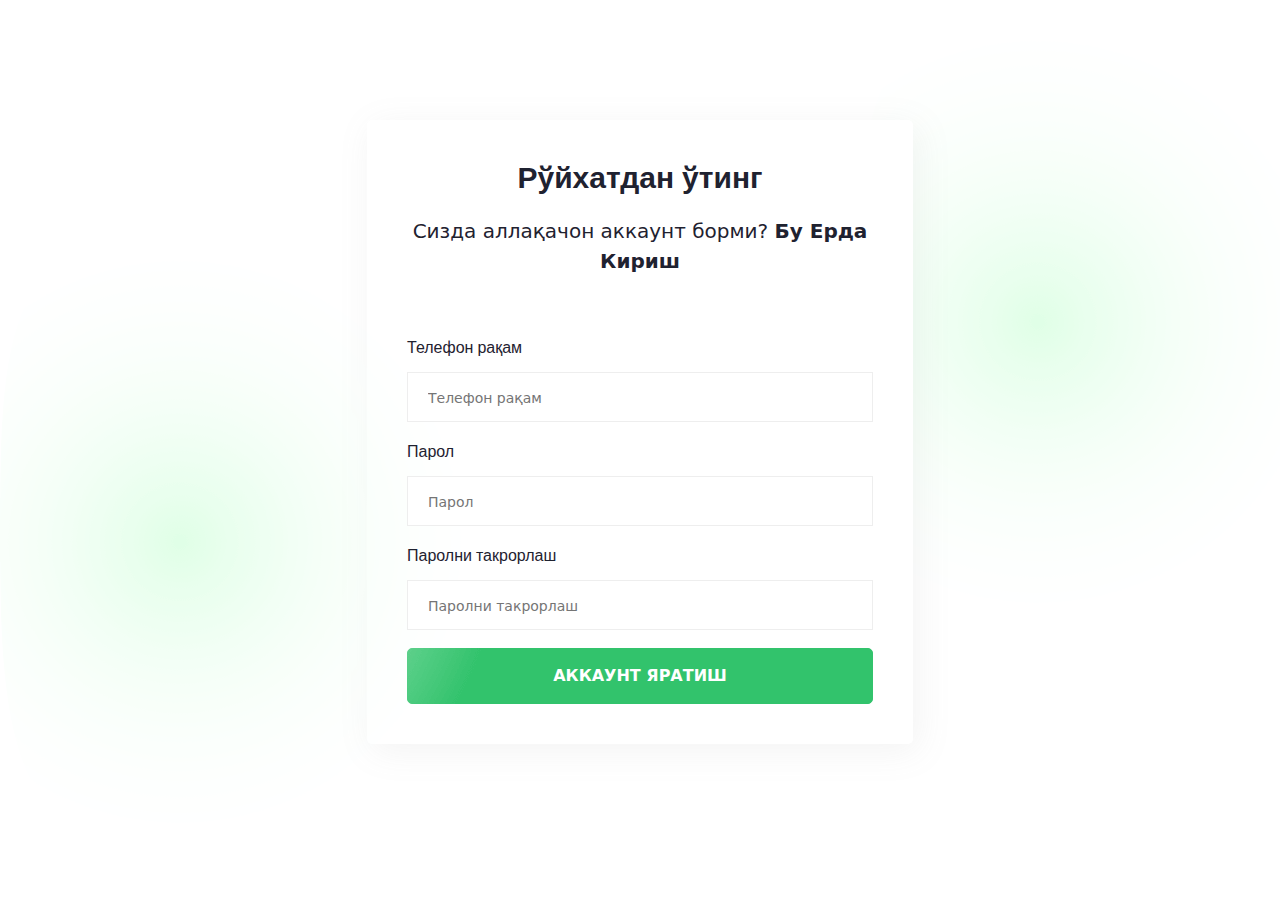
<file: signup.html>
<!DOCTYPE html>
<html lang="en">

    <head>
        <meta charset="UTF-8">
        <meta http-equiv="X-UA-Compatible" content="IE=edge">
        <meta name="viewport" content="width=device-width, initial-scale=1.0">
        <title>Bidout - Auction and Bidding HTML Template</title>
        <link rel="icon" href="assets/images/bg/sm-logo.png" type="image/gif" sizes="20x20">

        <link rel="stylesheet" href="assets/css/animate.css">
        <!-- css file link -->
        <link rel="stylesheet" href="assets/css/all.css">

        <!-- bootstrap 5 -->
        <link rel="stylesheet" href="assets/css/bootstrap.min.css">

        <!-- box-icon -->
        <link rel="stylesheet" href="assets/css/boxicons.min.css">

        <!-- bootstrap icon -->
        <link rel="stylesheet" href="assets/css/bootstrap-icons.css">

        <!-- jquery ui -->
        <link rel="stylesheet" href="assets/css/jquery-ui.css">

        <!-- swiper-slide -->
        <link rel="stylesheet" href="assets/css/swiper-bundle.min.css">

        <!-- slick-slide -->
        <link rel="stylesheet" href="assets/css/slick-theme.css">
        <link rel="stylesheet" href="assets/css/slick.css">

        <!-- select 2 -->
        <link rel="stylesheet" href="assets/css/nice-select.css">

        <!-- animate css -->
        <link rel="stylesheet" href="assets/css/magnific-popup.css">

        <!-- odometer css -->
        <link rel="stylesheet" href="assets/css/odometer.css">

        <!-- style css -->
        <link rel="stylesheet" href="assets/css/style.css">
    </head>

<body>

    <div class="signup-section pt-120 pb-120">
        <img alt="image" src="assets/images/bg/section-bg.png" class="section-bg-top" >
        <img alt="image" src="assets/images/bg/section-bg.png" class="section-bg-bottom" >
        <div class="container">
            <div class="row d-flex justify-content-center">
                <div class="col-xl-6 col-lg-8 col-md-10">
                    <div class="form-wrapper wow fadeInUp" data-wow-duration="1.5s" data-wow-delay=".2s">
                        <div class="form-title">
                            <h3>Рўйхатдан ўтинг</h3>
                            <p>Сизда аллақачон аккаунт борми? <a href="login.html">Бу ерда кириш</a></p>
                        </div>
                        <form class="w-100">
                            <div class="row">
                                <div class="col-md-12">
                                    <div class="form-inner">
                                        <label>Телефон рақам</label>
                                        <input type="email" placeholder="Телефон рақам">
                                    </div>
                                </div>
                                <div class="col-md-12">
                                    <div class="form-inner">
                                        <label>Парол</label>
                                        <input type="email" placeholder="Парол">
                                    </div>
                                </div>
                                <div class="col-md-12">
                                    <div class="form-inner">
                                        <label>Паролни такрорлаш</label>
                                        <input type="email" placeholder="Паролни такрорлаш">
                                    </div>
                                </div>

                            </div>
                            <button class="account-btn">
                                Аккаунт яратиш
                            </button>
                        </form>
                    </div>
                </div>
            </div>
        </div>
    </div>


    <!-- js file link -->
    <script src="assets/js/jquery-3.6.0.min.js"></script>
    <script src="assets/js/jquery-ui.js"></script>
    <script src="assets/js/bootstrap.bundle.min.js"></script>
    <script src="assets/js/wow.min.js"></script>
    <script src="assets/js/swiper-bundle.min.js"></script>
    <script src="assets/js/slick.js"></script>
    <script src="assets/js/jquery.nice-select.js"></script>
    <script src="assets/js/odometer.min.js"></script>
    <script src="assets/js/viewport.jquery.js"></script>
    <script src="assets/js/jquery.magnific-popup.min.js"></script>
    <script src="assets/js/main.js"></script>

</body>

</html>
</file>
<file: assets/css/nice-select.css>
.nice-select {
  -webkit-tap-highlight-color: transparent;
  background-color: #fff;
  border-radius: 5px;
  border: solid 1px #e8e8e8;
  box-sizing: border-box;
  clear: both;
  cursor: pointer;
  display: block;
  float: left;
  font-family: inherit;
  font-size: 14px;
  font-weight: normal;
  height: 42px;
  line-height: 40px;
  outline: none;
  padding-left: 18px;
  padding-right: 30px;
  position: relative;
  text-align: left !important;
  -webkit-transition: all 0.2s ease-in-out;
  transition: all 0.2s ease-in-out;
  -webkit-user-select: none;
     -moz-user-select: none;
      -ms-user-select: none;
          user-select: none;
  white-space: nowrap;
  width: auto; }
  .nice-select:hover {
    border-color: #dbdbdb; }
  .nice-select:active, .nice-select.open, .nice-select:focus {
    border-color: #999; }
  .nice-select:after {
    border-bottom: 2px solid #999;
    border-right: 2px solid #999;
    content: '';
    display: block;
    height: 5px;
    margin-top: -4px;
    pointer-events: none;
    position: absolute;
    right: 12px;
    top: 50%;
    -webkit-transform-origin: 66% 66%;
        -ms-transform-origin: 66% 66%;
            transform-origin: 66% 66%;
    -webkit-transform: rotate(45deg);
        -ms-transform: rotate(45deg);
            transform: rotate(45deg);
    -webkit-transition: all 0.15s ease-in-out;
    transition: all 0.15s ease-in-out;
    width: 5px; }
  .nice-select.open:after {
    -webkit-transform: rotate(-135deg);
        -ms-transform: rotate(-135deg);
            transform: rotate(-135deg); }
  .nice-select.open .list {
    opacity: 1;
    pointer-events: auto;
    -webkit-transform: scale(1) translateY(0);
        -ms-transform: scale(1) translateY(0);
            transform: scale(1) translateY(0); }
  .nice-select.disabled {
    border-color: #ededed;
    color: #999;
    pointer-events: none; }
    .nice-select.disabled:after {
      border-color: #cccccc; }
  .nice-select.wide {
    width: 100%; }
    .nice-select.wide .list {
      left: 0 !important;
      right: 0 !important; }
  .nice-select.right {
    float: right; }
    .nice-select.right .list {
      left: auto;
      right: 0; }
  .nice-select.small {
    font-size: 12px;
    height: 36px;
    line-height: 34px; }
    .nice-select.small:after {
      height: 4px;
      width: 4px; }
    .nice-select.small .option {
      line-height: 34px;
      min-height: 34px; }
  .nice-select .list {
    background-color: #fff;
    border-radius: 5px;
    box-shadow: 0 0 0 1px rgba(68, 68, 68, 0.11);
    box-sizing: border-box;
    margin-top: 4px;
    opacity: 0;
    overflow: hidden;
    padding: 0;
    pointer-events: none;
    position: absolute;
    top: 100%;
    left: 0;
    -webkit-transform-origin: 50% 0;
        -ms-transform-origin: 50% 0;
            transform-origin: 50% 0;
    -webkit-transform: scale(0.75) translateY(-21px);
        -ms-transform: scale(0.75) translateY(-21px);
            transform: scale(0.75) translateY(-21px);
    -webkit-transition: all 0.2s cubic-bezier(0.5, 0, 0, 1.25), opacity 0.15s ease-out;
    transition: all 0.2s cubic-bezier(0.5, 0, 0, 1.25), opacity 0.15s ease-out;
    z-index: 9; }
    .nice-select .list:hover .option:not(:hover) {
      background-color: transparent !important; }
  .nice-select .option {
    cursor: pointer;
    font-weight: 400;
    line-height: 40px;
    list-style: none;
    min-height: 40px;
    outline: none;
    padding-left: 18px;
    padding-right: 29px;
    text-align: left;
    -webkit-transition: all 0.2s;
    transition: all 0.2s; }
    .nice-select .option:hover, .nice-select .option.focus, .nice-select .option.selected.focus {
      background-color: #f6f6f6; }
    .nice-select .option.selected {
      font-weight: bold; }
    .nice-select .option.disabled {
      background-color: transparent;
      color: #999;
      cursor: default; }

.no-csspointerevents .nice-select .list {
  display: none; }

.no-csspointerevents .nice-select.open .list {
  display: block; }
</file>
<file: assets/css/odometer.css>
.odometer.odometer-auto-theme, .odometer.odometer-theme-default {
  display: inline-block;
  vertical-align: middle;
  position: relative;
}
.odometer.odometer-auto-theme .odometer-digit, .odometer.odometer-theme-default .odometer-digit {
  display: inline-block;
  vertical-align: middle;
  position: relative;
}
.odometer.odometer-auto-theme .odometer-digit .odometer-digit-spacer, .odometer.odometer-theme-default .odometer-digit .odometer-digit-spacer {
  display: inline-block;
  vertical-align: middle;
  visibility: hidden;
}
.odometer.odometer-auto-theme .odometer-digit .odometer-digit-inner, .odometer.odometer-theme-default .odometer-digit .odometer-digit-inner {
  text-align: left;
  display: block;
  position: absolute;
  top: 0;
  left: 0;
  right: 0;
  bottom: 0;
  overflow: hidden;
}
.odometer.odometer-auto-theme .odometer-digit .odometer-ribbon, .odometer.odometer-theme-default .odometer-digit .odometer-ribbon {
  display: block;
}
.odometer.odometer-auto-theme .odometer-digit .odometer-ribbon-inner, .odometer.odometer-theme-default .odometer-digit .odometer-ribbon-inner {
  display: block;
  -webkit-backface-visibility: hidden;
}
.odometer.odometer-auto-theme .odometer-digit .odometer-value, .odometer.odometer-theme-default .odometer-digit .odometer-value {
  display: block;
  -webkit-transform: translateZ(0);
}
.odometer.odometer-auto-theme .odometer-digit .odometer-value.odometer-last-value, .odometer.odometer-theme-default .odometer-digit .odometer-value.odometer-last-value {
  position: absolute;
}
.odometer.odometer-auto-theme.odometer-animating-up .odometer-ribbon-inner, .odometer.odometer-theme-default.odometer-animating-up .odometer-ribbon-inner {
  -webkit-transition: -webkit-transform 2s;
  -moz-transition: -moz-transform 2s;
  -ms-transition: -ms-transform 2s;
  -o-transition: -o-transform 2s;
  transition: transform 2s;
}
.odometer.odometer-auto-theme.odometer-animating-up.odometer-animating .odometer-ribbon-inner, .odometer.odometer-theme-default.odometer-animating-up.odometer-animating .odometer-ribbon-inner {
  -webkit-transform: translateY(-100%);
  -moz-transform: translateY(-100%);
  -ms-transform: translateY(-100%);
  -o-transform: translateY(-100%);
  transform: translateY(-100%);
}
.odometer.odometer-auto-theme.odometer-animating-down .odometer-ribbon-inner, .odometer.odometer-theme-default.odometer-animating-down .odometer-ribbon-inner {
  -webkit-transform: translateY(-100%);
  -moz-transform: translateY(-100%);
  -ms-transform: translateY(-100%);
  -o-transform: translateY(-100%);
  transform: translateY(-100%);
}
.odometer.odometer-auto-theme.odometer-animating-down.odometer-animating .odometer-ribbon-inner, .odometer.odometer-theme-default.odometer-animating-down.odometer-animating .odometer-ribbon-inner {
  -webkit-transition: -webkit-transform 2s;
  -moz-transition: -moz-transform 2s;
  -ms-transition: -ms-transform 2s;
  -o-transition: -o-transform 2s;
  transition: transform 2s;
  -webkit-transform: translateY(0);
  -moz-transform: translateY(0);
  -ms-transform: translateY(0);
  -o-transform: translateY(0);
  transform: translateY(0);
}

.odometer.odometer-auto-theme, .odometer.odometer-theme-default {
/*  font-family: "Helvetica Neue", sans-serif;*/
  /*line-height: 1.1em;*/
}
.odometer.odometer-auto-theme .odometer-value, .odometer.odometer-theme-default .odometer-value {
  text-align: center;
}
</file>
<file: assets/css/style.css>
/*
Template Name: Bidout HTML Template for LTL Version
*/
/*================================================
1. Global CSS
2. Mixins Css
3. Preloader
4. Topbar Css
5. Banner Area CSS
6. Category Area CSS
7. Live Auction CSS
8. Featured CSS
9. Comming assets CSS
10. Hot collection
11. Top author
12. Blog section
13. testimonial section
11. Home Two Menu CSS
12. Home Two Hero CSS
13. Home Two About CSS
14. Home Two Knowledge Box CSS
15. Home Two Support Fourm CSS
16. Home Two Documentation CSS
17. Home Two Blog Area CSS
18. Home Two Footer CSS
19. Home two Newsletter CSS
20. Home Two Testimonial CSS
21. FAQ Page CSS
22. signup Page CSS
23. Login Page CSS
24. Blog Grid Page CSS
25. Blog Sidebar Page CSS
26. 404 Page CSS
27. Contact Page CSS
28. Blog Details Page CSS
29. Topic Page CSS
30. Ask A Qsn page CSS
31. Topic Details page CSS
32. Forum Qsn Page CSS
33. Documents Page CSS

================================================*/
@import url("https://fonts.googleapis.com/css2?family=Inter:wght@300;400;500;600;700;800;900&family=Saira:ital,wght@0,300;0,500;0,600;0,700;0,800;0,900;1,300;1,400;1,500;1,600&display=swap");

h1,
h2,
h3,
h4,
h5,
h6 {
  font-family: "Saira", sans-serif;
}

body {
  margin: 0;
  padding: 0;
  scroll-behavior: smooth;
}

a {
  color: unset;
  text-decoration: none;
}

a:focus {
  outline: 0 solid;
}

a:hover {
  text-decoration: none;
  color: unset;
}

input:focus,
textarea:focus,
button:focus {
  outline: none;
}

ul {
  list-style: none;
}

i.bx {
  vertical-align: middle;
}

/*================================================
2. Mixins Css
=================================================*/
.pt-120 {
  padding-top: 120px;
}

@media (min-width: 992px) and (max-width: 1199px) {
  .pt-120 {
    padding-top: 90px;
  }
}

@media (max-width: 991px) {
  .pt-120 {
    padding-top: 80px;
  }
}

.pb-120 {
  padding-bottom: 120px;
}

@media (min-width: 992px) and (max-width: 1199px) {
  .pb-120 {
    padding-bottom: 90px;
  }
}

@media (max-width: 991px) {
  .pb-120 {
    padding-bottom: 80px;
  }
}

@media (max-width: 767px) {
  .pb-120 {
    padding-bottom: 60px;
  }
}

.pt-80 {
  padding-top: 80px;
}

.pb-80 {
  padding-bottom: 80px;
}

.pb-60 {
  padding-bottom: 60px;
}

.mb-60 {
  margin-bottom: 60px;
}

.mb-50 {
  margin-bottom: 50px;
}

.mb-45 {
  margin-bottom: 45px;
}

.mb-30 {
  margin-bottom: 30px;
}

.swiper-fix {
  margin: -12px;
  padding: 12px;
}

.para {
  font-size: 16px;
  font-weight: 400;
  color: #696969;
  font-family: "Inter", sans-serif;
  line-height: 28px;
}

.eg-card {
  border-radius: 5px;
  border: 1px solid #EEEEEE;
  position: relative;
  display: flex;
  flex-direction: column;
  min-width: 0;
  word-wrap: break-word;
  background-color: #fff;
  background-clip: border-box;
}

.eg-btn {
  border-radius: 5px;
  text-align: center;
  display: inline-block;
  text-decoration: none;
  transition: all 0.4s ease;
  text-transform: capitalize;
  font-family: "Saira", sans-serif;
}

.btn--primary {
  background: #1F2230;
  color: #fff;
  position: relative;
  z-index: 1;
  white-space: nowrap;
}

.btn--primary::before {
  width: 100%;
  height: 100%;
  content: '';
  margin: auto;
  position: absolute;
  top: 0%;
  left: 0%;
  background: #32c36c;
  transition: all .52s;
  z-index: -1;
  border-radius: 5px;
}

.btn--primary::after {
  width: 100%;
  height: 100%;
  content: '';
  margin: auto;
  position: absolute;
  top: 0%;
  left: 0%;
  background: #32c36c;
  transition: all .52s;
  z-index: -1;
  border-radius: 5px;
}

.btn--primary:hover {
  color: #fff;
}

.btn--primary:hover::before {
  transform: rotateX(90deg);
}

.btn--primary:hover::after {
  transform: rotateY(90deg);
}

.btn--primary2 {
  background: #1F2230;
  color: #fff;
  position: relative;
  z-index: 1;
  white-space: nowrap;
  border-radius: 100px;
}

.btn--primary2::before {
  width: 100%;
  height: 100%;
  content: '';
  margin: auto;
  position: absolute;
  top: 0%;
  left: 0%;
  background: #f9395f;
  transition: all .52s;
  z-index: -1;
  border-radius: 100px;
}

.btn--primary2::after {
  width: 100%;
  height: 100%;
  content: '';
  margin: auto;
  position: absolute;
  top: 0%;
  left: 0%;
  background: #f9395f;
  transition: all .52s;
  z-index: -1;
  border-radius: 100px;
}

.btn--primary2:hover {
  color: #fff;
}

.btn--primary2:hover::before {
  transform: rotateX(90deg);
}

.btn--primary2:hover::after {
  transform: rotateY(90deg);
}

.btn--primary3 {
  background: #1F2230;
  color: #fff;
  position: relative;
  z-index: 1;
  white-space: nowrap;
  border-radius: 100px;
}

.btn--primary3::before {
  width: 100%;
  height: 100%;
  content: '';
  margin: auto;
  position: absolute;
  top: 0%;
  left: 0%;
  background: #029e7c;
  transition: all .52s;
  z-index: -1;
  border-radius: 100px;
}

.btn--primary3::after {
  width: 100%;
  height: 100%;
  content: '';
  margin: auto;
  position: absolute;
  top: 0%;
  left: 0%;
  background: #029e7c;
  transition: all .52s;
  z-index: -1;
  border-radius: 100px;
}

.btn--primary3:hover {
  color: #fff;
}

.btn--primary3:hover::before {
  transform: rotateX(90deg);
}

.btn--primary3:hover::after {
  transform: rotateY(90deg);
}

.btn--primary3-outline {
  border: 1px solid #029e7c;
  color: #029e7c;
  white-space: nowrap;
  transition: all 0.52s ease;
}

.btn--primary3-outline:hover {
  background: #029e7c;
  color: #fff;
}

.btn--lg {
  font-size: 16px;
  font-weight: 600;
  text-transform: uppercase;
  padding: 17px 32px;
}

@media (max-width: 767px) {
  .btn--lg {
    padding: 12px 27px;
  }
}

.btn--md {
  padding: 14px 45px;
  font-size: 16px;
  font-weight: 700;
}

@media (max-width: 767px) {
  .btn--md {
    padding: 10px 40px;
  }
}

.btn--sm {
  font-size: 16px;
  font-weight: 600;
  padding: 5px 12px;
}

.header-btn {
  background-color: #32c36c;
  color: #fff;
  font-size: 16px;
  font-weight: 600;
  font-family: "Saira", sans-serif;
  padding: 9px 20px;
}

.action-btn {
  min-width: 26px;
  height: 26px;
  line-height: 0px;
  border: none;
  outline: none;
}

.action-btn.red {
  background: #f9395f;
}

.action-btn.green {
  background: #32c36c;
}

.section-title1 {
  text-align: center;
  margin-bottom: 60px;
}

.section-title1 h2 {
  font-size: 2.5rem;
  font-weight: 600;
  color: #1F2230;
  margin-top: -5px;
}

.section-title1 p {
  font-size: 16px;
  font-weight: 400;
  font-family: "Inter", sans-serif;
  color: #696969;
}

.section-title2 {
  text-align: center;
}

.section-title2 h2 {
  font-size: 2.5rem;
  font-weight: 600;
  color: #1F2230;
  margin-top: -5px;
}

.section-title2 p {
  font-size: 16px;
  font-weight: 400;
  font-family: "Inter", sans-serif;
  color: #696969;
}

.section-title4 {
  text-align: center;
  margin-bottom: 60px;
}

.section-title4 h2 {
  font-size: 2.5rem;
  font-weight: 600;
  color: #1F2230;
  margin-top: -5px;
  position: relative;
  display: inline-block;
}

@media (max-width: 767px) {
  .section-title4 h2 {
    font-size: 2.1rem;
  }
}

.section-title4 h2::before {
  content: url("../images/icons/sec-arro1.svg");
  position: absolute;
  top: -5px;
  left: -55px;
}

@media (max-width: 767px) {
  .section-title4 h2::before {
    left: -45px;
  }
}

.section-title4 h2::after {
  content: url("../images/icons/sec-arro2.svg");
  position: absolute;
  top: -5px;
  right: -55px;
}

@media (max-width: 767px) {
  .section-title4 h2::after {
    right: -45px;
  }
}

.section-title4 p {
  font-size: 16px;
  font-weight: 400;
  font-family: "Inter", sans-serif;
  color: #696969;
}

.hover-style {
  background: #fff;
  position: relative;
  z-index: 1;
}

.hover-style::before {
  width: 100%;
  height: 100%;
  content: '';
  margin: auto;
  position: absolute;
  top: 0%;
  left: 0%;
  background: #32c36c;
  transition: all .52s;
  z-index: -1;
  border-radius: 5px;
  opacity: 0;
}

.hover-style::after {
  width: 100%;
  height: 100%;
  content: '';
  margin: auto;
  position: absolute;
  top: 0%;
  left: 0%;
  background: #32c36c;
  transition: all .52s;
  z-index: -1;
  border-radius: 5px;
  opacity: 0;
}

.hover-style:hover::before {
  transform: rotateX(90deg);
  opacity: 0.2;
}

.hover-style:hover::after {
  transform: rotateY(90deg);
  opacity: 0.2;
}

.hover-border1 {
  background: #fff;
  position: relative;
  z-index: 1;
}

.hover-border1::before {
  content: '';
  width: 0%;
  height: 2px;
  position: absolute;
  bottom: 0%;
  left: 0%;
  background: #32c36c;
  transition: all .52s;
  z-index: -1;
}

.hover-border1:hover::before {
  width: 100%;
}

.hover-border2 {
  background: #fff;
  position: relative;
  z-index: 1;
}

.hover-border2::before {
  content: '';
  width: 0%;
  height: 2px;
  position: absolute;
  bottom: 0%;
  left: 0%;
  background: #f9395f;
  transition: all .52s;
  z-index: -1;
}

.hover-border2:hover::before {
  width: 100%;
}

.hover-border3 {
  background: #fff;
  position: relative;
  z-index: 1;
}

.hover-border3::before {
  content: '';
  width: 0%;
  height: 2px;
  position: absolute;
  bottom: 0%;
  left: 0%;
  background: #029e7c;
  transition: all .52s;
  z-index: -1;
}

.hover-border3:hover::before {
  width: 100%;
}

/*=======================================
 3. preloader start
=======================================*/
.preloader {
  position: fixed;
  width: 100%;
  height: 100%;
  z-index: 99999;
  background: #32c36c;
  top: 0;
  left: 0;
  display: flex;
  align-items: center;
  justify-content: center;
}

@keyframes loader {
  0%, 10%, 100% {
    width: 80px;
    height: 80px;
  }
  65% {
    width: 150px;
    height: 150px;
  }
}

@keyframes loaderBlock {
  0%, 30% {
    transform: rotate(0);
  }
  55% {
    background-color: #1F2230;
  }
  100% {
    transform: rotate(90deg);
  }
}

@keyframes loaderBlockInverse {
  0%, 20% {
    transform: rotate(0);
  }
  55% {
    background-color: #1F2230;
  }
  100% {
    transform: rotate(-90deg);
  }
}

.preloader.style-2 {
  background: #f9395f;
}

.preloader.style-3 {
  background: #029e7c;
}

.preloader .loader {
  position: absolute;
  top: 50%;
  left: 50%;
  width: 80px;
  height: 80px;
  transform: translate(-50%, -50%) rotate(45deg) translate3d(0, 0, 0);
  animation: loader 1.2s infinite ease-in-out;
}

.preloader .loader span {
  position: absolute;
  display: block;
  width: 40px;
  height: 40px;
  background-color: #fff;
  animation: loaderBlock 1.2s infinite ease-in-out both;
}

.preloader .loader span:nth-child(1) {
  top: 0;
  left: 0;
}

.preloader .loader span:nth-child(2) {
  top: 0;
  right: 0;
  animation: loaderBlockInverse 1.2s infinite ease-in-out both;
}

.preloader .loader span:nth-child(3) {
  bottom: 0;
  left: 0;
  animation: loaderBlockInverse 1.2s infinite ease-in-out both;
}

.preloader .loader span:nth-child(4) {
  bottom: 0;
  right: 0;
}

/*=======================================
  3. search area start
=======================================*/
.mobile-search {
  background: rgba(0, 0, 0, 0.85);
  box-shadow: 0px 0px 10px rgba(0, 0, 0, 0.09);
  width: 100%;
  height: 100%;
  border-radius: 4px;
  display: flex;
  justify-content: center;
  flex-wrap: wrap;
  align-items: center;
  align-items: center;
  position: fixed;
  cursor: pointer;
  transform: scale(0);
  top: 0;
  left: 0;
  z-index: 9999;
  opacity: 0;
  visibility: hidden;
  transition: .65s ease;
  padding: 35px 100px;
}

@media (max-width: 767px) {
  .mobile-search {
    padding: 20px 20px;
  }
}

.mobile-search label {
  color: #fff;
  margin-bottom: 20px;
  font-family: "Saira", sans-serif;
}

.mobile-search.slide {
  transform: scale(1);
  opacity: 1;
  visibility: visible;
}

.mobile-search input {
  border: none;
  border-radius: unset;
  border-bottom: 1px solid #EEEEEE;
  padding-left: 0px;
  padding-bottom: 5px;
  width: 100%;
  background: transparent;
  transition: 0.3s ease-in-out;
  color: #fff;
  margin-bottom: 20px;
}

.mobile-search input:focus {
  border-bottom: 1px solid #fff;
}

.mobile-search input::placeholder {
  font-family: "Saira", sans-serif;
  color: #696969;
}

.mobile-search .search-cross-btn {
  color: #fff;
  cursor: pointer;
  background: rgba(50, 195, 108, 0.6);
  border-radius: 50%;
  height: 40px;
  width: 40px;
  line-height: 40px;
  text-align: center;
  line-height: 41px;
  transition: 0.5s ease;
}

.mobile-search .search-cross-btn:hover {
  background: #32c36c;
  color: #fff;
}

.mobile-search .search-cross-btn.style-2 {
  background-color: transparent;
  border: 1px solid #f9395f;
}

.mobile-search .search-cross-btn.style-2:hover {
  background: #f9395f;
  color: #fff;
}

.mobile-search .search-cross-btn.style-3 {
  background-color: transparent;
  border: 1px solid #029e7c;
}

.mobile-search .search-cross-btn.style-3:hover {
  background: #029e7c;
  color: #fff;
}

.mobile-search .search-cross-btn i {
  font-size: 25px;
  cursor: pointer;
}

/*=======================================
  3. search area end
=======================================*/
/*=======================================
   4. Topbar Css
=======================================*/
.topbar {
  background: #F5F5F5;
  display: flex;
  justify-content: space-between;
  align-items: center;
  padding: 10px 60px;
  position: relative;
  z-index: 999;
}

@media (min-width: 1200px) and (max-width: 1399px) {
  .topbar {
    padding: 10px 30px;
  }
}

@media (min-width: 992px) and (max-width: 1199px) {
  .topbar {
    padding: 10px 30px;
  }
}

@media (max-width: 991px) {
  .topbar {
    display: none;
    visibility: hidden;
  }
}

.topbar-left h6 {
  margin-bottom: 0;
  font-size: 14px;
  font-weight: 600;
  color: #696969;
  margin-right: 15px;
  line-height: 10px;
}

.topbar-left .topbar-social-list {
  display: flex;
  justify-content: start;
  align-content: center;
  padding: 0;
  margin: 0;
}

.topbar-left .topbar-social-list li a {
  color: #32c36c;
}

.topbar-left .topbar-social-list li .bx {
  height: 24px;
  width: 24px;
  border-radius: 50%;
  line-height: 24px;
  text-align: center;
  background: transparent;
  transition: all 0.42s ease-in-out;
}

.topbar-left .topbar-social-list li .bx:hover {
  background: #32c36c;
  color: #fff;
}

.email-area h6 {
  margin-bottom: 0;
  font-size: 16px;
  font-weight: 500;
  color: #696969;
}

.topbar-right .topbar-right-list {
  list-style: none;
  padding: 0;
  margin: 0;
  display: flex;
  flex-direction: row;
  justify-content: flex-end;
  align-items: center;
  flex-direction: row;
  gap: 30px;
}

.topbar-right .topbar-right-list li {
  position: relative;
  z-index: 1;
  cursor: pointer;
  display: flex;
  justify-content: flex-start;
  transition: all 0.35s ease;
  font-size: 14px;
  font-weight: 400;
  color: #696969;
  font-family: "Saira", sans-serif;
}

.topbar-right .topbar-right-list li span, .topbar-right .topbar-right-list li a {
  font-size: 14px;
  font-weight: 400;
  color: #696969;
  transition: all 0.35s ease;
  font-family: "Saira", sans-serif;
}

.topbar-right .topbar-right-list li:hover {
  color: #32c36c;
}

.topbar-right .topbar-right-list li:hover span, .topbar-right .topbar-right-list li:hover a {
  color: inherit;
  font-family: "Saira", sans-serif;
}

.topbar-right .topbar-right-list li:hover .topbar-sublist {
  opacity: 1;
  transform: translateY(0px);
  visibility: visible;
}

.topbar-right .topbar-right-list li > img {
  margin-left: 15px;
  width: 20px;
  height: 20px;
  margin-top: 2px;
}

.topbar-right .topbar-right-list li .topbar-sublist {
  position: absolute;
  top: 30px;
  left: -30px;
  list-style: none;
  padding: 0;
  margin: 0;
  background: #F5F5F5;
  min-width: 100px;
  height: auto;
  z-index: 9;
  border: 1px solid rgba(255, 255, 255, 0.1);
  opacity: 0;
  visibility: hidden;
  transform: translateY(5px);
  transition: all 0.6s ease;
  text-align: right;
}

.topbar-right .topbar-right-list li .topbar-sublist li {
  padding: 8px 12px;
  display: flex;
  justify-content: space-between;
}

.topbar-right .topbar-right-list li .topbar-sublist li img {
  margin-left: 15px;
  width: 20px;
}

.mobile-menu-form {
  margin-top: 50px;
}

.mobile-menu-form input {
  width: 100%;
  border: 1px solid #EEEEEE;
  padding: 10px 15px;
  background-color: #fff;
  margin-bottom: 15px;
  outline: none;
  border-radius: 5px;
}

.mobile-menu-form input::placeholder {
  font-size: 12px;
}

.mobile-menu-form button {
  outline: none;
  border: none;
  padding: 10px;
}

.mobile-menu-form.style-2 input {
  border-radius: 30px;
}

.hotline-info {
  text-align: center;
  font-family: "Saira", sans-serif;
}

.hotline-info h6 {
  font-size: 20px;
  font-weight: 700;
  font-family: "Saira", sans-serif;
}

header.style-1 {
  background-color: #fff;
  width: 100%;
  position: relative;
  top: 0;
  z-index: 99;
  padding: 0px 60px 0px 0px;
  display: flex;
  justify-content: space-between;
  align-items: center;
}

@media (min-width: 1200px) and (max-width: 1399px) {
  header.style-1 {
    padding: 0px 30px 0px 0px;
  }
}

@media (min-width: 992px) and (max-width: 1199px) {
  header.style-1 {
    padding: 0px 30px 0px 0px;
  }
}

@media (max-width: 991px) {
  header.style-1 {
    padding: 0px 30px 0px 0px;
    top: 0;
  }
}

header.style-1.sticky {
  position: fixed;
  top: 0px;
  left: 0;
  z-index: 999;
  background: #fff;
  box-shadow: 5px 3px 40px rgba(0, 72, 88, 0.1);
  animation: smooth-header 0.65s linear;
}

@keyframes smooth-header {
  0% {
    transform: translateY(-30px);
  }
  100% {
    transform: translateY(0px);
  }
}

header.style-1 .nav-right .hotline {
  display: flex;
  justify-content: center;
  align-items: center;
  margin-right: 40px;
}

header.style-1 .nav-right .hotline .hotline-icon {
  margin-right: 8px;
}

header.style-1 .nav-right .hotline .hotline-info span {
  font-size: 12px;
  font-weight: 400;
  font-family: "Inter", sans-serif;
  color: #696969;
}

header.style-1 .nav-right .hotline .hotline-info h6 {
  font-size: 14px;
  font-weight: 600;
  font-family: "Saira", sans-serif;
  color: #1F2230;
  white-space: nowrap;
}

header.style-1 .nav-right .search-btn {
  width: 42px;
  height: 42px;
  line-height: 45px;
  text-align: center;
  background-color: #32c36c;
  border-radius: 5px;
  margin-right: 15px;
  cursor: pointer;
}

header.style-1 .nav-right .search-btn .bi {
  font-size: 20px;
  color: #fff;
}

@media (max-width: 991px) {
  header.style-1 .nav-right .search-btn {
    display: none;
    visibility: hidden;
  }
}

header.style-1 .header-logo {
  background: #32c36c;
  height: 100%;
  padding: 25px 60px;
}

@media (min-width: 1200px) and (max-width: 1399px) {
  header.style-1 .header-logo {
    padding: 25px 30px;
  }
}

@media (max-width: 1199px) {
  header.style-1 .header-logo {
    padding: 21px 30px;
  }
}

@media (max-width: 991px) {
  header.style-1 .header-logo {
    padding: 15px 30px;
  }
}

header.style-1 .header-logo img {
  min-width: 130px;
  max-width: 100%;
}

header.style-1 .header-btn {
  color: #fff;
  font-size: 1rem;
  font-weight: 600;
  border-radius: 5px;
  display: inline-block;
  transition: 0.35s ease-in;
  background: #32c36c;
  cursor: pointer;
  white-space: nowrap;
}

header.style-1 .header-btn:hover {
  background: #191A1C;
}

header.style-1 .header-btn:hover a {
  color: #fff;
}

@media (max-width: 1199px) {
  header.style-1 .header-btn {
    display: none;
    visibility: hidden;
  }
}

header.style-1 .main-menu .menu-list {
  margin-bottom: 0;
  display: flex;
  align-items: center;
  padding: 0;
}

@media (max-width: 991px) {
  header.style-1 .main-menu .menu-list {
    flex-direction: column;
    justify-content: start;
  }
}

header.style-1 .main-menu .menu-list > li {
  position: relative;
  margin: 0px 17px;
  display: inline-block;
}

@media (max-width: 1199px) {
  header.style-1 .main-menu .menu-list > li {
    margin: 0px 15px;
  }
}

@media (max-width: 991px) {
  header.style-1 .main-menu .menu-list > li {
    margin: 0;
    width: 100%;
  }
}

header.style-1 .main-menu .menu-list > li .dropdown-icon {
  color: #1F2230;
  font-size: 25px;
  transition: 0.4s ease-in;
  opacity: 0;
  visibility: hidden;
}

@media (max-width: 991px) {
  header.style-1 .main-menu .menu-list > li .dropdown-icon {
    opacity: 1;
    visibility: visible;
  }
}

header.style-1 .main-menu .menu-list > li a {
  font-size: 16px;
  font-weight: 500;
  color: #1F2230;
  padding: 30px 0px;
  display: inline-block;
  white-space: nowrap;
  transition: 0.4s;
  display: flex;
  align-items: center;
  font-family: "Saira", sans-serif;
}

header.style-1 .main-menu .menu-list > li a.active {
  color: #32c36c;
}

header.style-1 .main-menu .menu-list > li a:hover {
  color: #32c36c;
}

@media (max-width: 991px) {
  header.style-1 .main-menu .menu-list > li a {
    padding: 12px 0px;
    display: block;
    position: relative;
    border-bottom: 1px solid rgba(31, 34, 48, 0.098);
  }

  header.style-1 .main-menu .menu-list > li a:hover {
    color: unset;
  }
}

header.style-1 .main-menu .menu-list > li .submenu {
  padding: 0;
  position: absolute;
  top: 84px;
  left: 0px;
  max-width: 260px;
  min-width: 200px;
  background-color: #fff;
  text-align: left;
  transform: translateY(25px);
  opacity: 0;
  visibility: hidden;
  transition: all 0.55s ease-in-out;
  box-shadow: 5px 3px 40px rgba(0, 72, 88, 0.1);
}

@media (max-width: 991px) {
  header.style-1 .main-menu .menu-list > li .submenu {
    opacity: 1;
    position: relative;
    left: 0;
    top: 0;
    width: 100%;
    border: unset;
    display: none;
    transition: unset;
    box-shadow: unset;
    transform: translateY(0px);
    visibility: unset;
  }
}

header.style-1 .main-menu .menu-list > li .submenu > li a {
  display: block;
  padding: 10px 15px;
  border-bottom: 1px solid rgba(31, 34, 48, 0.1);
  position: relative;
  z-index: 1;
  font-size: 14px;
  color: #1F2230;
}

@media (max-width: 991px) {
  header.style-1 .main-menu .menu-list > li .submenu > li a {
    border-bottom: unset;
    padding: 12px 15px;
  }
}

header.style-1 .main-menu .menu-list > li .submenu > li a::before {
  content: '';
  position: absolute;
  bottom: 0;
  left: 0;
  background: #32c36c;
  width: 100%;
  height: 1px;
  transform: scaleX(0);
  transform-origin: left;
  transition: 0.4s ease-in;
  z-index: -1;
}

header.style-1 .main-menu .menu-list > li .submenu > li a:hover {
  color: #32c36c;
}

header.style-1 .main-menu .menu-list > li .submenu > li a:hover::before {
  transform: scale(1);
}

header.style-1 .main-menu .menu-list > li .submenu > li a:last-child {
  border-bottom: unset;
}

header.style-1 .main-menu .menu-list > li.menu-item-has-children {
  position: relative;
  z-index: 1;
  padding-right: 20px;
}

@media (max-width: 991px) {
  header.style-1 .main-menu .menu-list > li.menu-item-has-children {
    padding-right: unset;
  }
}

header.style-1 .main-menu .menu-list > li.menu-item-has-children::after {
  content: '\F282';
  font-family: 'bootstrap-icons';
  font-weight: 600;
  position: absolute;
  top: 33px;
  right: 0px;
  font-size: 13px;
  transition: all 0.42s ease-in-out;
}

@media (max-width: 991px) {
  header.style-1 .main-menu .menu-list > li.menu-item-has-children::after {
    display: none;
    visibility: hidden;
  }
}

header.style-1 .main-menu .menu-list > li.menu-item-has-children .dropdown-icon {
  position: absolute;
  top: 12px;
  right: 0;
  font-size: 20px;
}

header.style-1 .main-menu .menu-list > li.menu-item-has-children:hover .submenu {
  opacity: 1;
  transform: translateY(0);
  visibility: visible;
}

header.style-1 .main-menu .menu-list > li.menu-item-has-children:hover::after {
  color: #32c36c;
  transform: rotate(180deg);
}

@media (max-width: 991px) {
  header.style-1 .main-menu {
    position: fixed;
    top: 0%;
    left: -100%;
    width: 280px;
    height: 100%;
    overflow-y: auto;
    background-color: #fff;
    border-right: 1px solid rgba(238, 238, 238, 0.1);
    padding: 40px 20px;
    z-index: 999;
    transition: 0.7s ease-in-out;
    border-right: 1px solid #EEEEEE;
  }

  header.style-1 .main-menu.show-menu {
    left: 0;
  }
}

header.style-1 .main-menu .mobile-logo-area {
  margin-bottom: 25px;
}

header.style-1 .main-menu .mobile-logo-area .menu-close-btn {
  cursor: pointer;
}

header.style-1 .main-menu .mobile-logo-area .menu-close-btn .bi {
  color: #1F2230;
  font-size: 18px;
}

header.style-1 .main-menu .mobile-logo-area .menu-close-btn .bi:hover {
  color: #32c36c;
}

header.style-1 .main-menu .mobile-logo-wrap {
  background: #32c36c;
  padding: 10px;
}

.mobile-menu-btn {
  margin-left: 25px;
}

.mobile-menu-btn .bx {
  color: #1F2230;
  font-size: 28px;
}

header.style-2 {
  background-color: transparent;
  width: 100%;
  position: absolute;
  top: 0px;
  z-index: 99;
  padding: 0px 60px;
  display: flex;
  justify-content: space-between;
  align-items: center;
}

@media (max-width: 991px) {
  header.style-2 {
    padding: 20px 30px 20px 30px;
  }
}

header.style-2.sticky {
  position: fixed;
  top: 0px;
  left: 0;
  z-index: 999;
  background: #fff;
  box-shadow: 5px 3px 40px rgba(0, 72, 88, 0.1);
  animation: smooth-header 0.65s linear;
}

@keyframes smooth-header {
  0% {
    transform: translateY(-30px);
  }
  100% {
    transform: translateY(0px);
  }
}

header.style-2 .nav-right .hotline {
  display: flex;
  justify-content: center;
  align-items: center;
  margin-right: 50px;
}

header.style-2 .nav-right .hotline .hotline-icon {
  margin-right: 8px;
}

header.style-2 .nav-right .hotline .hotline-info span {
  font-size: 12px;
  font-weight: 400;
  font-family: "Inter", sans-serif;
  color: #696969;
}

header.style-2 .nav-right .hotline .hotline-info h6 {
  font-size: 14px;
  font-weight: 600;
  font-family: "Saira", sans-serif;
  color: #1F2230;
  white-space: nowrap;
}

header.style-2 .nav-right .search-btn {
  width: 42px;
  height: 42px;
  line-height: 45px;
  text-align: center;
  border-radius: 5px;
  margin-right: 15px;
  cursor: pointer;
}

@media (max-width: 991px) {
  header.style-2 .nav-right .search-btn {
    display: none;
    visibility: hidden;
  }
}

header.style-2 .nav-right .search-btn .bi {
  font-size: 20px;
  color: #f9395f;
}

header.style-2 .header-logo img {
  width: 100%;
  min-width: 120px;
}

header.style-2 .header-btn {
  color: #fff;
  font-size: 1rem;
  font-weight: 600;
  border-radius: 100px;
  display: inline-block;
  transition: 0.35s ease-in;
  background: #f9395f;
  cursor: pointer;
  white-space: nowrap;
}

@media (min-width: 992px) and (max-width: 1199px) {
  header.style-2 .header-btn {
    display: none;
    visibility: hidden;
  }
}

header.style-2 .header-btn:hover {
  background: #191A1C;
}

header.style-2 .header-btn:hover a {
  color: #fff;
}

@media (max-width: 991px) {
  header.style-2 .header-btn {
    display: none;
    visibility: hidden;
  }
}

header.style-2 .main-menu .menu-list {
  margin-bottom: 0;
  display: flex;
  align-items: center;
  padding: 0;
}

@media (max-width: 991px) {
  header.style-2 .main-menu .menu-list {
    flex-direction: column;
    justify-content: start;
  }
}

header.style-2 .main-menu .menu-list > li {
  position: relative;
  margin: 0px 17px;
  display: inline-block;
}

@media (max-width: 1199px) {
  header.style-2 .main-menu .menu-list > li {
    margin: 0px 15px;
  }
}

@media (max-width: 991px) {
  header.style-2 .main-menu .menu-list > li {
    margin: 0;
    width: 100%;
  }
}

header.style-2 .main-menu .menu-list > li .dropdown-icon {
  color: #1F2230;
  font-size: 25px;
  transition: 0.4s ease-in;
  opacity: 0;
  visibility: hidden;
}

@media (max-width: 991px) {
  header.style-2 .main-menu .menu-list > li .dropdown-icon {
    opacity: 1;
    visibility: visible;
  }
}

header.style-2 .main-menu .menu-list > li a {
  font-size: 16px;
  font-weight: 500;
  color: #1F2230;
  padding: 30px 0px;
  display: inline-block;
  white-space: nowrap;
  transition: 0.4s;
  display: flex;
  align-items: center;
  font-family: "Saira", sans-serif;
}

header.style-2 .main-menu .menu-list > li a.active {
  color: #f9395f;
}

header.style-2 .main-menu .menu-list > li a:hover {
  color: #f9395f;
}

@media (max-width: 991px) {
  header.style-2 .main-menu .menu-list > li a {
    padding: 12px 0px;
    display: block;
    position: relative;
    border-bottom: 1px solid rgba(31, 34, 48, 0.098);
  }

  header.style-2 .main-menu .menu-list > li a:hover {
    color: unset;
  }
}

header.style-2 .main-menu .menu-list > li .submenu {
  padding: 0;
  position: absolute;
  top: 84px;
  left: 0px;
  max-width: 230px;
  min-width: 200px;
  background-color: #fff;
  text-align: left;
  transform: translateY(25px);
  opacity: 0;
  visibility: hidden;
  transition: all 0.55s ease-in-out;
  box-shadow: 2px 3px 20px rgba(31, 34, 48, 0.1);
}

@media (max-width: 991px) and (max-width: 991px) {
  header.style-2 .main-menu .menu-list > li .submenu {
    opacity: 1;
    position: relative;
    left: 0;
    top: 0;
    width: 100%;
    border: unset;
    display: none;
    transition: unset;
    box-shadow: unset;
    transform: translateY(0px);
    visibility: unset;
  }
}

header.style-2 .main-menu .menu-list > li .submenu > li a {
  display: block;
  padding: 10px 15px;
  border-bottom: 1px solid rgba(31, 34, 48, 0.1);
  position: relative;
  z-index: 1;
  font-size: 14px;
  color: #1F2230;
}

@media (max-width: 991px) {
  header.style-2 .main-menu .menu-list > li .submenu > li a {
    border-bottom: unset;
    padding: 12px 15px;
  }
}

header.style-2 .main-menu .menu-list > li .submenu > li a::before {
  content: '';
  position: absolute;
  bottom: 0;
  left: 0;
  background: #f9395f;
  width: 100%;
  height: 1px;
  transform: scaleX(0);
  transform-origin: left;
  transition: 0.4s ease-in;
  z-index: -1;
}

header.style-2 .main-menu .menu-list > li .submenu > li a:hover {
  color: #f9395f;
}

header.style-2 .main-menu .menu-list > li .submenu > li a:hover::before {
  transform: scale(1);
}

header.style-2 .main-menu .menu-list > li .submenu > li a:last-child {
  border-bottom: unset;
}

header.style-2 .main-menu .menu-list > li.menu-item-has-children {
  position: relative;
  z-index: 1;
  padding-right: 20px;
}

@media (max-width: 991px) {
  header.style-2 .main-menu .menu-list > li.menu-item-has-children {
    padding-right: unset;
  }
}

header.style-2 .main-menu .menu-list > li.menu-item-has-children::after {
  content: '\F282';
  font-family: 'bootstrap-icons';
  font-weight: 600;
  position: absolute;
  top: 33px;
  right: 0px;
  font-size: 13px;
  transition: all 0.42s ease-in-out;
}

@media (max-width: 991px) {
  header.style-2 .main-menu .menu-list > li.menu-item-has-children::after {
    display: none;
    visibility: hidden;
  }
}

header.style-2 .main-menu .menu-list > li.menu-item-has-children .dropdown-icon {
  position: absolute;
  top: 12px;
  right: 0;
  font-size: 20px;
}

header.style-2 .main-menu .menu-list > li.menu-item-has-children:hover .submenu {
  opacity: 1;
  transform: translateY(0);
  visibility: visible;
}

header.style-2 .main-menu .menu-list > li.menu-item-has-children:hover::after {
  color: #f9395f;
  transform: rotate(180deg);
}

@media (max-width: 991px) {
  header.style-2 .main-menu {
    position: fixed;
    top: 0%;
    left: -100%;
    width: 280px;
    height: 100%;
    overflow-y: auto;
    background-color: #fff;
    border-right: 1px solid rgba(238, 238, 238, 0.1);
    padding: 40px 20px;
    z-index: 999;
    transition: 0.7s ease-in-out;
    border-right: 1px solid #EEEEEE;
  }

  header.style-2 .main-menu.show-menu {
    left: 0;
  }
}

header.style-2 .main-menu .mobile-logo-area {
  margin-bottom: 25px;
}

header.style-2 .main-menu .mobile-logo-area .menu-close-btn {
  cursor: pointer;
}

header.style-2 .main-menu .mobile-logo-area .menu-close-btn .bi {
  color: #1F2230;
  font-size: 20px;
}

header.style-2 .main-menu .mobile-logo-area .menu-close-btn .bi:hover {
  color: #f9395f;
}

header.style-2 .join-btn {
  color: #f9395f;
  font-size: 16px;
  font-weight: 600;
  margin-bottom: 0;
  margin-right: 30px;
  transition: 0.42s ease;
  white-space: nowrap;
}

@media (max-width: 1399px) {
  header.style-2 .join-btn {
    display: none;
    visibility: hidden;
  }
}

header.style-2 .join-btn:hover {
  color: #f9395f;
}

header.style-3 {
  background-color: transparent;
  width: 100%;
  position: absolute;
  top: 0;
  left: 0px;
  z-index: 99;
  padding: 0px 60px;
  display: flex;
  justify-content: space-between;
  align-items: center;
}

@media (max-width: 767px) {
  header.style-3 {
    padding: 0px 30px;
  }
}

header.style-3.sticky {
  position: fixed;
  top: 0px;
  left: 0;
  z-index: 999;
  background: #fff;
  transition: 0.2s ease;
  box-shadow: 5px 3px 40px rgba(0, 72, 88, 0.1);
  animation: smooth-header 0.65s linear;
}

@keyframes smooth-header {
  0% {
    transform: translateY(-30px);
  }
  100% {
    transform: translateY(0px);
  }
}

header.style-3 .nav-right .hotline {
  display: flex;
  justify-content: center;
  align-items: center;
  margin-right: 40px;
}

header.style-3 .nav-right .hotline .hotline-icon {
  margin-right: 8px;
}

header.style-3 .nav-right .hotline .hotline-info span {
  font-size: 12px;
  font-weight: 400;
  font-family: "Inter", sans-serif;
  color: #696969;
}

header.style-3 .nav-right .hotline .hotline-info h6 {
  font-size: 14px;
  font-weight: 600;
  font-family: "Saira", sans-serif;
  color: #1F2230;
  white-space: nowrap;
}

header.style-3 .nav-right .search-btn {
  width: 42px;
  height: 42px;
  line-height: 42px;
  text-align: center;
  background-color: #fff;
  border: 1px solid #029e7c;
  border-radius: 50%;
  margin-right: 15px;
  cursor: pointer;
}

header.style-3 .nav-right .search-btn .bi {
  font-size: 18px;
  color: #029e7c;
}

@media (max-width: 991px) {
  header.style-3 .nav-right .search-btn {
    display: none;
    visibility: hidden;
  }
}

header.style-3 .header-logo {
  padding: 20px 0px;
}

header.style-3 .header-logo img {
  min-width: 120px;
  max-width: 100%;
}

header.style-3 .header-btn {
  color: #fff;
  font-size: 1rem;
  font-weight: 600;
  cursor: pointer;
  white-space: nowrap;
}

header.style-3 .header-btn:hover {
  background: #191A1C;
}

header.style-3 .header-btn:hover a {
  color: #fff;
}

@media (max-width: 1199px) {
  header.style-3 .header-btn {
    display: none;
    visibility: hidden;
  }
}

header.style-3 .main-menu .menu-list {
  margin-bottom: 0;
  display: flex;
  align-items: center;
  padding: 0;
}

@media (max-width: 991px) {
  header.style-3 .main-menu .menu-list {
    flex-direction: column;
    justify-content: start;
  }
}

header.style-3 .main-menu .menu-list > li {
  position: relative;
  margin: 0px 17px;
  display: inline-block;
}

@media (max-width: 1199px) {
  header.style-3 .main-menu .menu-list > li {
    margin: 0px 15px;
  }
}

@media (max-width: 991px) {
  header.style-3 .main-menu .menu-list > li {
    margin: 0;
    width: 100%;
  }
}

header.style-3 .main-menu .menu-list > li .dropdown-icon {
  color: #1F2230;
  font-size: 25px;
  transition: 0.4s ease-in;
  opacity: 0;
  visibility: hidden;
}

@media (max-width: 991px) {
  header.style-3 .main-menu .menu-list > li .dropdown-icon {
    opacity: 1;
    visibility: visible;
  }
}

header.style-3 .main-menu .menu-list > li a {
  font-size: 16px;
  font-weight: 500;
  color: #1F2230;
  padding: 30px 0px;
  display: inline-block;
  white-space: nowrap;
  transition: 0.4s;
  display: flex;
  align-items: center;
  font-family: "Saira", sans-serif;
}

header.style-3 .main-menu .menu-list > li a.active {
  color: #029e7c;
}

header.style-3 .main-menu .menu-list > li a:hover {
  color: #029e7c;
}

@media (max-width: 991px) {
  header.style-3 .main-menu .menu-list > li a {
    padding: 12px 0px;
    display: block;
    position: relative;
    border-bottom: 1px solid rgba(31, 34, 48, 0.098);
  }

  header.style-3 .main-menu .menu-list > li a:hover {
    color: unset;
  }
}

header.style-3 .main-menu .menu-list > li .submenu {
  padding: 0;
  position: absolute;
  top: 84px;
  left: 0px;
  max-width: 230px;
  min-width: 200px;
  background-color: #fff;
  text-align: left;
  transform: translateY(25px);
  opacity: 0;
  visibility: hidden;
  transition: all 0.55s ease-in-out;
  box-shadow: 5px 3px 40px rgba(0, 72, 88, 0.1);
}

@media (max-width: 991px) {
  header.style-3 .main-menu .menu-list > li .submenu {
    opacity: 1;
    position: relative;
    left: 0;
    top: 0;
    width: 100%;
    border: unset;
    display: none;
    transition: unset;
    box-shadow: unset;
    transform: translateY(0px);
    visibility: unset;
  }
}

header.style-3 .main-menu .menu-list > li .submenu > li a {
  display: block;
  padding: 10px 15px;
  border-bottom: 1px solid rgba(31, 34, 48, 0.1);
  position: relative;
  z-index: 1;
  font-size: 14px;
  color: #1F2230;
}

@media (max-width: 991px) {
  header.style-3 .main-menu .menu-list > li .submenu > li a {
    border-bottom: unset;
    padding: 12px 15px;
  }
}

header.style-3 .main-menu .menu-list > li .submenu > li a::before {
  content: '';
  position: absolute;
  bottom: 0;
  left: 0;
  background: #029e7c;
  width: 100%;
  height: 1px;
  transform: scaleX(0);
  transform-origin: left;
  transition: 0.4s ease-in;
  z-index: -1;
}

header.style-3 .main-menu .menu-list > li .submenu > li a:hover {
  color: #029e7c;
}

header.style-3 .main-menu .menu-list > li .submenu > li a:hover::before {
  transform: scale(1);
}

header.style-3 .main-menu .menu-list > li .submenu > li a:last-child {
  border-bottom: unset;
}

header.style-3 .main-menu .menu-list > li.menu-item-has-children {
  position: relative;
  z-index: 1;
  padding-right: 20px;
}

@media (max-width: 991px) {
  header.style-3 .main-menu .menu-list > li.menu-item-has-children {
    padding-right: unset;
  }
}

header.style-3 .main-menu .menu-list > li.menu-item-has-children::after {
  content: '\F282';
  font-family: 'bootstrap-icons';
  font-weight: 600;
  position: absolute;
  top: 33px;
  right: 0px;
  font-size: 13px;
  transition: all 0.42s ease-in-out;
}

@media (max-width: 991px) {
  header.style-3 .main-menu .menu-list > li.menu-item-has-children::after {
    display: none;
    visibility: hidden;
  }
}

header.style-3 .main-menu .menu-list > li.menu-item-has-children .dropdown-icon {
  position: absolute;
  top: 12px;
  right: 0;
  font-size: 20px;
}

header.style-3 .main-menu .menu-list > li.menu-item-has-children:hover .submenu {
  opacity: 1;
  transform: translateY(0);
  visibility: visible;
}

header.style-3 .main-menu .menu-list > li.menu-item-has-children:hover::after {
  color: #029e7c;
  transform: rotate(180deg);
}

@media (max-width: 991px) {
  header.style-3 .main-menu {
    position: fixed;
    top: 0%;
    left: -100%;
    width: 280px;
    height: 100%;
    overflow-y: auto;
    background-color: #fff;
    border-right: 1px solid rgba(238, 238, 238, 0.1);
    padding: 40px 20px;
    z-index: 999;
    transition: 0.7s ease-in-out;
    border-right: 1px solid #EEEEEE;
  }

  header.style-3 .main-menu.show-menu {
    left: 0;
  }
}

header.style-3 .main-menu .mobile-logo-area {
  margin-bottom: 25px;
}

header.style-3 .main-menu .mobile-logo-area .menu-close-btn {
  cursor: pointer;
}

header.style-3 .main-menu .mobile-logo-area .menu-close-btn .bi {
  color: #1F2230;
  font-size: 20px;
}

header.style-3 .main-menu .mobile-logo-area .menu-close-btn .bi:hover {
  color: #029e7c;
}

header.style-3 .main-menu .mobile-logo-wrap {
  padding: 10px 0px;
}

header.style-3 .mobile-menu-form input[type=text] {
  border-radius: 30px;
  color: #029e7c;
}

/*=======================================
   banner-area
=======================================*/
.hero-style-one {
  position: relative;
  overflow: hidden;
}

.hero-style-one .swiper-slide-active span {
  animation: fadeInDown 1.7s;
}

.hero-style-one .swiper-slide-active h1 {
  animation: fadeInDown 1.7s;
}

.hero-style-one .swiper-slide-active h2 {
  animation: fadeInDown 1.7s;
}

.hero-style-one .swiper-slide-active p {
  animation: fadeInUp 1.7s;
}

.hero-style-one .swiper-slide-active .eg-btn {
  animation: fadeInUp 1.7s;
}

.hero-style-one .hero-one-pagination {
  position: absolute;
  top: 50%;
  transform: translateY(-50%);
  z-index: 9;
  width: 80px;
}

@media (max-width: 767px) {
  .hero-style-one .hero-one-pagination {
    display: none;
    visibility: hidden;
  }
}

.hero-style-one .hero-one-pagination .swiper-pagination-bullet {
  background: #fff;
  width: 15px;
  height: 15px;
}

.hero-style-one .hero-one-pagination .swiper-pagination-bullet-active {
  background: #32c36c;
}

.hero-style-one .slider-arrows {
  position: absolute;
  top: 50%;
  transform: translateY(-50%);
  right: 60px;
  z-index: 2;
  padding: 5px;
}

.hero-style-one .slider-bg-1 {
  padding: 160px 0px;
  width: 100%;
  overflow: hidden;
  height: 100%;
  z-index: 1;
  position: relative;
}

@media (min-width: 1200px) and (max-width: 1399px) {
  .hero-style-one .slider-bg-1 {
    padding: 160px 0px;
  }
}

@media (min-width: 992px) and (max-width: 1199px) {
  .hero-style-one .slider-bg-1 {
    padding: 160px 0px;
  }
}

@media (max-width: 991px) {
  .hero-style-one .slider-bg-1 {
    padding: 120px 0px;
  }
}

.hero-style-one .slider-bg-1::before {
  content: '';
  background-image: url("../images/bg/banner-bg1.png");
  background-size: cover;
  position: absolute;
  width: 100%;
  height: 100%;
  top: 0;
  left: 0;
  right: 0;
  z-index: -9;
  animation: large 26s linear infinite alternate;
}

.hero-style-one .slider-bg-1::after {
  content: '';
  position: absolute;
  width: 100%;
  height: 100%;
  top: 0;
  left: 0;
  z-index: -9;
  background: rgba(0, 0, 0, 0.55);
}

@keyframes large {
  0% {
    transform: scale(1);
  }
  100% {
    transform: scale(1.6);
  }
}

.hero-style-one .slider-bg-2 {
  padding: 160px 0px;
  width: 100%;
  overflow: hidden;
  height: 100%;
  z-index: 1;
  position: relative;
}

@media (min-width: 1200px) and (max-width: 1399px) {
  .hero-style-one .slider-bg-2 {
    padding: 160px 0px;
  }
}

@media (min-width: 992px) and (max-width: 1199px) {
  .hero-style-one .slider-bg-2 {
    padding: 160px 0px;
  }
}

@media (max-width: 991px) {
  .hero-style-one .slider-bg-2 {
    padding: 120px 0px;
  }
}

.hero-style-one .slider-bg-2::before {
  content: '';
  background-image: url("../images/bg/banner-bg2.png");
  background-size: cover;
  position: absolute;
  width: 100%;
  height: 100%;
  top: 0;
  left: 0;
  right: 0;
  z-index: -9;
  animation: large 26s linear infinite alternate;
}

.hero-style-one .slider-bg-2::after {
  content: '';
  position: absolute;
  width: 100%;
  height: 100%;
  top: 0;
  left: 0;
  z-index: -9;
  background: rgba(0, 0, 0, 0.55);
}

@keyframes large {
  0% {
    transform: scale(1.2);
  }
  100% {
    transform: scale(1.8);
  }
}

.hero-style-one .banner1-content {
  width: 100%;
  max-width: 760px;
  margin-left: auto;
  margin-right: auto;
  text-align: center;
}

.hero-style-one .banner1-content span {
  font-size: 1.25rem;
  font-weight: 400;
  color: #EEEEEE;
  font-family: "Inter", sans-serif;
  margin-bottom: 10px;
  display: block;
}

.hero-style-one .banner1-content h1, .hero-style-one .banner1-content h2 {
  font-size: 4.8rem;
  font-weight: 700;
  color: #fff;
  margin-bottom: 15px;
  line-height: 1.2;
  text-transform: capitalize;
}

@media (min-width: 768px) and (max-width: 991px) {
  .hero-style-one .banner1-content h1, .hero-style-one .banner1-content h2 {
    font-size: 60px;
  }
}

@media (max-width: 767px) {
  .hero-style-one .banner1-content h1, .hero-style-one .banner1-content h2 {
    font-size: 50px;
  }
}

.hero-style-one .banner1-content p {
  font-size: 16px;
  font-weight: 400;
  color: #EEEEEE;
  margin-bottom: 55px;
  width: 85%;
  margin-left: auto;
  margin-right: auto;
}

@media (min-width: 768px) and (max-width: 991px) {
  .hero-style-one .banner1-content p {
    width: 95%;
  }
}

@media (max-width: 767px) {
  .hero-style-one .banner1-content p {
    width: 98%;
  }
}

.hero-style-two {
  position: relative;
  overflow: hidden;
  z-index: 1;
}

.hero-style-two::before {
  content: '';
  position: absolute;
  top: 0;
  left: 0;
  right: 0;
  bottom: 0;
  max-width: 100%;
  height: 100%;
  background-image: url("../images/bg/banner2-bg.png");
  background-size: cover;
  background-repeat: no-repeat;
  z-index: -1;
}

.hero-style-two::after {
  content: '';
  position: absolute;
  right: -50%;
  bottom: 0;
  width: 100%;
  height: 100%;
  background-image: url("../images/bg/banner2-girl.png");
  background-size: contain;
  background-repeat: no-repeat;
  z-index: -1;
}

@media (max-width: 991px) {
  .hero-style-two::after {
    display: none;
    visibility: hidden;
  }
}

.hero-style-two .banner2-icon1 {
  position: absolute;
  top: 240px;
  right: 38%;
  animation: rotate 12s linear infinite;
}

@media (max-width: 1199px) {
  .hero-style-two .banner2-icon1 {
    display: none;
    visibility: hidden;
  }
}

.hero-style-two .banner2-icon2 {
  position: absolute;
  top: 130px;
  right: 8%;
  animation: rotate 12s linear infinite;
}

@media (max-width: 1399px) {
  .hero-style-two .banner2-icon2 {
    display: none;
    visibility: hidden;
  }
}

.hero-style-two .banner2-icon3 {
  position: absolute;
  bottom: 130px;
  right: 40%;
  animation: rotate 12s linear infinite;
}

@media (max-width: 1399px) {
  .hero-style-two .banner2-icon3 {
    display: none;
    visibility: hidden;
  }
}

@keyframes rotate {
  0% {
    transform: rotate(0deg);
  }
  100% {
    transform: rotate(360deg);
  }
}

.hero-style-two .banner-girl {
  max-width: 120%;
}

.hero-style-two .radial-bg {
  position: absolute;
  top: 0;
  left: 0;
  z-index: -1;
}

.hero-style-two .scroll-text {
  position: absolute;
  transform: rotate(270deg);
  left: 30px;
  bottom: 160px;
  cursor: pointer;
}

@media (min-width: 1400px) and (max-width: 1499px) {
  .hero-style-two .scroll-text {
    left: 0;
  }
}

@media (max-width: 1399px) {
  .hero-style-two .scroll-text {
    display: none;
    visibility: hidden;
  }
}

.hero-style-two .scroll-text h6 {
  font-size: 18px;
  font-weight: 600;
  color: #696969;
  position: relative;
}

.hero-style-two .scroll-text h6::before {
  content: '';
  position: absolute;
  left: -50px;
  top: 50%;
  transform: translateY(-50%) rotate(270deg);
  width: 3px;
  height: 65px;
  background-image: linear-gradient(0deg, #f9395f 30%, dimgray 70%);
}

.hero-style-two .banner2-content {
  padding: 200px 0;
}

@media (max-width: 991px) {
  .hero-style-two .banner2-content {
    text-align: center;
    padding: 180px 0;
  }
}

@media (max-width: 767px) {
  .hero-style-two .banner2-content {
    text-align: center;
    padding-top: 180px;
    padding-bottom: 130px;
  }
}

.hero-style-two .banner2-content span {
  font-size: 20px;
  font-weight: 600;
  color: #f9395f;
  font-family: "Inter", sans-serif;
  margin-bottom: 10px;
  display: block;
}

.hero-style-two .banner2-content h1 {
  font-size: 75px;
  font-weight: 700;
  color: #1F2230;
  margin-bottom: 20px;
  line-height: 1.2;
}

@media (min-width: 768px) and (max-width: 991px) {
  .hero-style-two .banner2-content h1 {
    font-size: 60px;
  }
}

@media (max-width: 767px) {
  .hero-style-two .banner2-content h1 {
    font-size: 50px;
  }
}

.hero-style-two .banner2-content p {
  font-size: 16px;
  font-weight: 400;
  color: #696969;
  margin-bottom: 45px;
  font-family: "Inter", sans-serif;
}

.hero-style-three {
  overflow-x: hidden;
  padding: 0px 0px;
  position: relative;
  z-index: 1;
  background-image: url("../images/bg/home3-bannerbg.png");
}

@media (max-width: 991px) {
  .hero-style-three {
    background-image: unset;
    padding-top: 85px;
  }
}

.hero-style-three .banner-ellips {
  position: absolute;
  top: 30px;
  left: 0px;
  z-index: -1;
}

@media (max-width: 991px) {
  .hero-style-three .banner-ellips {
    display: none;
    visibility: hidden;
  }
}

.hero-style-three .join-merchant {
  position: absolute;
  left: 0;
  top: 50%;
  transform: translateY(-50%);
  background: #029e7c;
  border-radius: 0px 22px 22px 0px;
  color: #fff;
  font-weight: 600;
  padding: 10px 20px 10px 10px;
  cursor: pointer;
}

@media (max-width: 1500px) {
  .hero-style-three .join-merchant {
    display: none;
    visibility: hidden;
  }
}

.hero-style-three::before {
  content: '';
  position: absolute;
  right: 0;
  top: 85px;
  bottom: 85px;
  width: 100%;
  max-width: 560px;
  height: auto;
  background: #029e7c;
  border-radius: 279px 0px 0px 279px;
  z-index: -1;
}

@media (min-width: 1200px) and (max-width: 1399px) {
  .hero-style-three::before {
    max-width: 450px;
  }
}

@media (min-width: 992px) and (max-width: 1199px) {
  .hero-style-three::before {
    max-width: 380px;
  }
}

@media (max-width: 991px) {
  .hero-style-three::before {
    display: none;
    visibility: hidden;
  }
}

.hero-style-three .home3-banner {
  position: absolute;
  width: 100%;
  max-width: 580px;
  height: auto;
  right: 60px;
  top: 50%;
  transform: translateY(-50%);
  z-index: -1;
}

@media (min-width: 1200px) and (max-width: 1399px) {
  .hero-style-three .home3-banner {
    max-width: 480px;
  }
}

@media (min-width: 992px) and (max-width: 1199px) {
  .hero-style-three .home3-banner {
    max-width: 400px;
  }
}

@media (max-width: 991px) {
  .hero-style-three .home3-banner {
    display: none;
    visibility: hidden;
  }
}

.hero-style-three .banner3-content {
  width: 100%;
  padding: 240px 60px 240px 45px;
}

@media (max-width: 991px) {
  .hero-style-three .banner3-content {
    background-image: linear-gradient(rgba(0, 0, 0, 0.7), rgba(0, 0, 0, 0.55)), url("../images/bg/home3-banner.png");
    text-align: center;
  }
}

@media (min-width: 1200px) and (max-width: 1399px) {
  .hero-style-three .banner3-content {
    padding: 200px 60px 200px 0px;
  }
}

@media (min-width: 768px) and (max-width: 991px) {
  .hero-style-three .banner3-content {
    padding: 80px 60px;
  }
}

@media (max-width: 767px) {
  .hero-style-three .banner3-content {
    padding: 80px 20px;
  }
}

.hero-style-three .banner3-content span {
  font-size: 20px;
  font-weight: 600;
  color: #029e7c;
  font-family: "Inter", sans-serif;
  margin-bottom: 10px;
  display: block;
}

.hero-style-three .banner3-content h1 {
  font-size: 73px;
  font-weight: 700;
  color: #1F2230;
  margin-bottom: 20px;
  line-height: 1.2;
}

@media (max-width: 991px) {
  .hero-style-three .banner3-content h1 {
    color: #fff;
  }
}

@media (min-width: 768px) and (max-width: 991px) {
  .hero-style-three .banner3-content h1 {
    font-size: 60px;
  }
}

@media (max-width: 767px) {
  .hero-style-three .banner3-content h1 {
    font-size: 50px;
  }
}

.hero-style-three .banner3-content p {
  font-size: 16px;
  font-weight: 400;
  color: #696969;
  margin-bottom: 45px;
  font-family: "Inter", sans-serif;
}

@media (max-width: 991px) {
  .hero-style-three .banner3-content p {
    color: #fff;
    margin-left: auto;
    margin-right: auto;
  }
}

@media (min-width: 768px) and (max-width: 991px) {
  .hero-style-three .banner3-content p {
    width: 80%;
  }
}

/*=======================================
   Category-Slider
=======================================*/
.category-section .swiper {
  margin: -12px;
  padding: 12px;
}

.category-card1 {
  max-width: 170px;
  min-width: 170px;
  border-radius: 40px 0px;
  text-align: center;
  padding: 20px 5px;
  margin-left: auto;
  margin-right: auto;
  transition: 0.4s ease;
  background: #fff;
  position: relative;
  z-index: 1;
  transition: all 0.35s ease-in-out;
  display: flex;
  justify-content: center;
  align-items: center;
  overflow: hidden;
  border: unset;
  box-shadow: 0px 0px 10px rgba(0, 0, 0, 0.06);
}

.category-card1::before {
  content: '';
  position: absolute;
  top: 0;
  left: 0;
  width: 100%;
  height: 100%;
  background: #32c36c;
  transform: scaleX(0);
  border-radius: 5px;
  z-index: -1;
  transform-origin: right;
  transition: transform .35s ease-in;
}

.category-card1:hover::before {
  transform: scaleX(1);
  transform-origin: left;
}

.category-card1:hover .cat-icon svg {
  fill: #fff;
}

.category-card1:hover h5 {
  color: #fff;
}

.category-card1 .cat-icon {
  margin-bottom: 15px;
}

.category-card1 .cat-icon svg {
  margin-bottom: 0;
  fill: #1F2230;
  transition: all 0.35s ease-in;
}

.category-card1 h5 {
  margin-bottom: 0px;
  font-size: 20px;
  font-weight: 600;
  color: #1F2230;
  transition: all 0.35s ease-in;
  cursor: pointer;
}

.category-card1.style2::before {
  background: #029e7c;
}

.category-prev1 {
  position: absolute;
  top: 50%;
  transform: translateY(-50%);
  left: -40px;
}

.category-prev1 i {
  height: 38px;
  width: 38px;
  line-height: 38px;
  border-radius: 50%;
  background: #fff;
  color: #484848;
  font-size: 16px;
  text-align: center;
  border: 1px solid #484848;
  transition: 0.5s ease;
}

.category-prev1:hover i {
  background: #32c36c;
  border: 1px solid #32c36c;
  color: #fff;
}

.category-prev1.style2:hover i {
  background: #029e7c;
  border: 1px solid #029e7c;
  color: #fff;
}

.category-next1 {
  position: absolute;
  top: 50%;
  transform: translateY(-50%);
  right: -46px;
}

.category-next1 i {
  height: 38px;
  width: 38px;
  line-height: 38px;
  border-radius: 50%;
  background: #fff;
  color: #484848;
  font-size: 16px;
  text-align: center;
  border: 1px solid #484848;
  transition: 0.5s ease;
}

.category-next1:hover i {
  background: #32c36c;
  color: #fff;
  border: 1px solid #32c36c;
}

.category-next1.style2:hover i {
  background: #029e7c;
  border: 1px solid #029e7c;
  color: #fff;
}

.category-prev2 {
  position: absolute;
  top: 50%;
  transform: translateY(-50%);
  left: -40px;
}

@media (max-width: 1199px) {
  .category-prev2 {
    display: none;
    visibility: hidden;
  }
}

.category-prev2 i {
  height: 38px;
  width: 38px;
  line-height: 38px;
  border-radius: 50%;
  background: #fff;
  color: rgba(249, 57, 95, 0.6);
  font-size: 16px;
  text-align: center;
  border: 1px solid rgba(249, 57, 95, 0.6);
  transition: 0.5s ease;
}

.category-prev2:hover i {
  background: #f9395f;
  border: 1px solid #f9395f;
  color: #fff;
}

.category-next2 {
  position: absolute;
  top: 50%;
  transform: translateY(-50%);
  right: -40px;
}

@media (max-width: 1199px) {
  .category-next2 {
    display: none;
    visibility: hidden;
  }
}

.category-next2 i {
  height: 38px;
  width: 38px;
  line-height: 38px;
  border-radius: 50%;
  background: #fff;
  color: rgba(249, 57, 95, 0.6);
  font-size: 16px;
  text-align: center;
  border: 1px solid rgba(249, 57, 95, 0.6);
  transition: 0.5s ease;
}

.category-next2:hover i {
  background: #f9395f;
  border: 1px solid #f9395f;
  color: #fff;
}

.category-card2 {
  width: 100%;
  max-width: 150px;
  height: 150px;
  border-radius: 10px;
  margin-left: auto;
  margin-right: auto;
  transition: 0.4s ease;
  transition: all 0.35s ease-in-out;
  overflow: hidden;
  position: relative;
  z-index: 1;
  display: flex;
  align-items: center;
  justify-content: center;
}

.category-card2::after {
  content: '';
  position: absolute;
  left: 0;
  top: 0;
  right: 0;
  bottom: 0;
  background-color: rgba(31, 34, 48, 0.45);
  z-index: -1;
  width: 100%;
  height: 100%;
}

.category-card2:hover .category-img {
  transform: scale(1.2);
}

.category-card2 .category-img {
  position: absolute;
  left: 0;
  top: 0;
  z-index: -1;
  transition: all 0.5s ease-in-out;
  border-radius: 5px;
}

.category-card2 .content {
  text-align: center;
}

.category-card2 .content img {
  margin-bottom: 15px;
  height: 60px;
}

.category-card2 .content h5 {
  text-align: center;
  transition: all 0.5s ease-in-out;
  margin-bottom: 0;
}

.category-card2 .content h5 a {
  transition: all 0.5s ease-in-out;
  color: #fff;
}

/*================================================
7. Live Auction
=================================================*/
.live-auction {
  position: relative;
  overflow: hidden;
}

.live-auction .section-bg {
  position: absolute;
  top: 7%;
  left: 0%;
}

@media (max-width: 767px) {
  .live-auction .section-bg {
    display: none;
    visibility: hidden;
  }
}

.live-auction .section-bg2 {
  position: absolute;
  top: 7%;
  right: 0%;
}

@media (max-width: 767px) {
  .live-auction .section-bg2 {
    display: none;
    visibility: hidden;
  }
}

.live-auction .dotted1 {
  position: absolute;
  top: 58px;
  right: -80px;
  animation: move 2.6s linear infinite;
}

@media (max-width: 991px) {
  .live-auction .dotted1 {
    display: none;
    visibility: hidden;
  }
}

.live-auction .dotted2 {
  position: absolute;
  bottom: 40px;
  left: -80px;
  animation: move 2.6s linear infinite;
}

@media (max-width: 991px) {
  .live-auction .dotted2 {
    display: none;
    visibility: hidden;
  }
}

.live-auction .dotted3 {
  position: absolute;
  bottom: -40px;
  left: -80px;
  animation: move 2.6s linear infinite;
}

@media (max-width: 991px) {
  .live-auction .dotted3 {
    display: none;
    visibility: hidden;
  }
}

@keyframes move {
  0% {
    transform: translateY(0);
  }
  50% {
    transform: translateY(20px);
  }
  100% {
    transform: translateY(0);
  }
}

.auction-card1 {
  width: 100%;
  margin-left: auto;
  margin-right: auto;
  overflow: hidden;
}

.auction-card1:hover .auction-img img {
  transform: scale(1.2);
}

.auction-card1 .auction-img {
  position: relative;
  overflow: hidden;
}

.auction-card1 .auction-img img {
  width: 100%;
  border-radius: 5px 5px 0px 0px;
  transition: all 0.65s ease;
}

.auction-card1 .auction-img .auction-timer {
  border-radius: 30px;
  padding: 12px 20px;
  text-align: center;
  position: absolute;
  left: 50%;
  transform: translateX(-50%);
  bottom: 20px;
  background: #fff;
  min-width: 230px;
}

.auction-card1 .auction-img .auction-timer .countdown h4 {
  font-size: 24px;
  font-weight: 600;
  color: #444444;
  margin-bottom: 0;
}

@media (min-width: 1200px) and (max-width: 1399px) {
  .auction-card1 .auction-img .auction-timer .countdown h4 {
    font-size: 22px;
  }
}

@media (max-width: 1199px) {
  .auction-card1 .auction-img .auction-timer .countdown h4 {
    font-size: 20px;
  }
}

.auction-card1 .auction-content {
  padding: 30px 25px;
}

.auction-card1 .auction-content h4 {
  font-size: 23px;
  font-weight: 600;
  color: #1F2230;
  line-height: 1.4;
  margin-top: -5px;
}

.auction-card1 .auction-content p {
  font-size: 16px;
  font-weight: 500;
  color: #696969;
}

.auction-card1 .auction-content p span {
  font-size: 20px;
  font-weight: 700;
  color: #1F2230;
}

.auction-card1 .auction-content .price {
  font-size: 16px;
  font-weight: 700;
  color: #32c36c;
}

.auction-card1 .auction-card-bttm {
  display: flex;
  justify-content: space-between;
  flex-wrap: wrap;
  align-items: center;
  margin-top: 25px;
}

.auction-card1 .author-area {
  position: absolute;
  top: 30px;
  left: 30px;
  display: flex;
  justify-content: start;
  flex-wrap: wrap;
  align-items: center;
  cursor: pointer;
}

.auction-card1 .author-area .author-emo {
  border-radius: 50%;
  background: #fff;
  padding: 7px;
  display: flex;
  justify-content: center;
  flex-wrap: wrap;
  align-items: center;
  border: 1px solid transparent;
  z-index: 1;
}

.auction-card1 .author-area .author-emo img {
  width: 22px;
  height: 22px;
  line-height: 22px;
}

.auction-card1 .author-area .author-name {
  background: #32c36c;
  padding: 6px 20px 6px 44px;
  border-radius: 33px;
  margin-left: -27px;
  transform: scaleX(0.1);
  transform-origin: left;
  transition: 0.6s ease;
}

.auction-card1 .author-area .author-name span {
  font-size: 14px;
  font-weight: 600;
  color: #fff;
}

.auction-card1 .author-area:hover .author-emo {
  border: 1px solid #32c36c;
}

.auction-card1 .author-area:hover .author-name {
  transform: scaleX(1);
}

.auction-card1 .share-area {
  display: flex;
  justify-content: end;
  flex-wrap: wrap;
  align-items: center;
}

.auction-card1 .share-area .share-btn i {
  height: 34px;
  width: 34px;
  line-height: 34px;
  border-radius: 50%;
  background-color: #EEEEEE;
  text-align: center;
  transition: 0.5s ease;
  z-index: 9;
}

.auction-card1 .share-area .share-btn i:hover {
  background: #1F2230;
  color: #fff;
}

.auction-card1 .share-area .social-icons {
  padding: 5px;
  margin-right: 0px;
  transform: scaleX(0);
  transform-origin: right;
  transition: 0.5s ease;
  z-index: 1;
  margin-bottom: 0px;
}

.auction-card1 .share-area:hover .social-icons {
  transform: scaleX(1);
}

.auction-card1 .share-area:hover .social-icons li {
  margin-right: 8px;
}

.auction-card1 .share-area:hover .social-icons li i {
  font-size: 1rem;
  transition: all 0.42s ease;
}

.auction-card1 .share-area:hover .social-icons li i:hover {
  color: #32c36c;
}

.auction-card2 {
  width: 100%;
  margin-left: auto;
  margin-right: auto;
  overflow: hidden;
  box-shadow: 5px 2px 30px rgba(0, 0, 0, 0.06);
  border-radius: 10px;
  padding: 15px 15px 0px 15px;
}

.auction-card2:hover .auction-img img {
  transform: scale(1.2);
  border-radius: 10px;
}

.auction-card2:hover .auction-img .auction-timer .countdown h5 {
  color: #444444;
}

.auction-card2 .auction-img {
  position: relative;
  overflow: hidden;
}

.auction-card2 .auction-img img {
  width: 100%;
  border-radius: 10px;
  transition: all 0.65s ease;
}

.auction-card2 .auction-img .auction-timer {
  border-radius: 15px 15px 0px 0px;
  padding: 12px 15px;
  text-align: center;
  position: absolute;
  left: 50%;
  transform: translateX(-50%);
  bottom: 0px;
  background: #fff;
  min-width: 230px;
}

.auction-card2 .auction-img .auction-timer .countdown h5 {
  font-size: 20px;
  font-weight: 700;
  color: #444444;
  margin-bottom: 0;
  white-space: nowrap;
  transition: all 0.42s ease;
}

.auction-card2 .auction-content {
  padding: 30px 25px;
}

.auction-card2 .auction-content h4 {
  font-size: 23px;
  font-weight: 600;
  color: #1F2230;
  line-height: 1.5;
  margin-top: -7px;
}

.auction-card2 .auction-content p {
  font-size: 16px;
  font-weight: 500;
  color: #696969;
}

.auction-card2 .auction-content p span {
  font-size: 20px;
  font-weight: bold;
  color: #1F2230;
}

.auction-card2 .auction-content .price {
  font-size: 16px;
  font-weight: 700;
  color: #32c36c;
}

.auction-card2 .auction-card-bttm {
  display: flex;
  justify-content: space-between;
  flex-wrap: wrap;
  align-items: center;
  margin-top: 20px;
}

.auction-card2 .auction-card-bttm .share-area i {
  color: #696969;
  transition: all 0.4s ease-in-out;
  cursor: pointer;
}

.auction-card2 .auction-card-bttm .share-area i:hover {
  color: #f9395f;
}

.auction-card2 .author-price-area {
  display: flex;
  justify-content: space-between;
  flex-wrap: wrap;
  align-items: center;
  margin-top: 15px;
}

.auction-card2 .author-price-area .author img {
  height: 35px;
  width: 35px;
  border-radius: 50%;
  margin-right: 10px;
}

.auction-card2 .author-price-area .author span.name {
  font-size: 14px;
  font-weight: 600;
  color: #696969;
}

.auction-card2 .author-price-area p {
  margin-bottom: 0;
  font-size: 20px;
  font-weight: 700;
  color: #f9395f;
  font-family: "Saira", sans-serif;
}

.auction-card2 .author-area {
  position: absolute;
  top: 20px;
  left: 20px;
  display: flex;
  justify-content: start;
  flex-wrap: wrap;
  align-items: center;
  cursor: pointer;
}

.auction-card2 .author-area .author-emo {
  border-radius: 50%;
  background: #fff;
  padding: 7px;
  display: flex;
  justify-content: center;
  flex-wrap: wrap;
  align-items: center;
  border: 1px solid transparent;
  z-index: 1;
}

.auction-card2 .author-area .author-emo img {
  width: 22px;
  height: 22px;
  line-height: 22px;
}

.auction-card2 .author-area .author-name {
  background: #32c36c;
  padding: 6px 20px 6px 44px;
  border-radius: 33px;
  margin-left: -27px;
  transform: scaleX(0.1);
  transform-origin: left;
  transition: 0.6s ease;
}

.auction-card2 .author-area .author-name span {
  font-size: 14px;
  font-weight: 600;
  color: #fff;
}

.auction-card2 .author-area:hover .author-emo {
  border: 1px solid #32c36c;
}

.auction-card2 .author-area:hover .author-name {
  transform: scaleX(1);
}

.auction-card2 .share-list {
  display: flex;
  justify-content: center;
  flex-wrap: wrap;
  align-items: center;
}

.auction-card2 .share-list .social-icons {
  padding: 5px;
  margin-right: 0px;
  transform: scaleX(0);
  transform-origin: right;
  transition: 0.5s ease;
  z-index: 1;
  margin-bottom: 0px;
}

.auction-card2 .share-list:hover .social-icons {
  transform: scaleX(1);
}

.auction-card2 .share-list:hover .social-icons li {
  margin-right: 8px;
}

.auction-card2 .share-list:hover .social-icons li i {
  font-size: 1rem;
}

.auction-card3 {
  padding: 20px 20px 25px 20px;
  width: 100%;
  margin-left: auto;
  margin-right: auto;
  overflow: hidden;
  box-shadow: 2px 2px 20px rgba(0, 0, 0, 0.06);
  border-radius: 0px 30px;
  border: unset;
}

.auction-card3:hover .auction-img {
  border-radius: 0px 30px;
}

.auction-card3:hover .auction-img img {
  transform: scale(1.2);
}

.auction-card3 .auction-timer {
  border-radius: 30px;
  padding-bottom: 20px;
  text-align: center;
  background: #fff;
}

.auction-card3 .auction-timer span.timer-title {
  font-size: 14px;
  font-weight: 400;
  font-family: "Inter", sans-serif;
  color: #696969;
  margin-bottom: 5px;
  display: block;
}

.auction-card3 .auction-timer .countdown h4 {
  font-size: 22px;
  font-weight: 700;
  color: #029e7c;
  margin-bottom: 0;
}

@media (min-width: 1200px) and (max-width: 1399px) {
  .auction-card3 .auction-timer .countdown h4 {
    font-size: 22px;
  }
}

@media (max-width: 1199px) {
  .auction-card3 .auction-timer .countdown h4 {
    font-size: 20px;
  }
}

.auction-card3 .auction-img {
  position: relative;
  overflow: hidden;
  border-radius: 0px 30px;
  margin-bottom: 25px;
}

.auction-card3 .auction-img img {
  width: 100%;
  transition: all 0.65s ease;
}

.auction-card3 .auction-content h4 {
  font-size: 23px;
  font-weight: 600;
  color: #1F2230;
  line-height: 1.5;
  margin-top: -7px;
}

.auction-card3 .auction-content p {
  font-size: 16px;
  font-weight: 500;
  color: #696969;
}

.auction-card3 .auction-content p span {
  font-size: 20px;
  font-weight: bold;
  color: #1F2230;
}

.auction-card3 .auction-content .price {
  font-size: 16px;
  font-weight: 700;
  color: #32c36c;
}

.auction-card3 .auction-card-bttm {
  display: flex;
  justify-content: space-between;
  flex-wrap: wrap;
  align-items: center;
  margin-top: 20px;
}

.auction-card3 .author-area {
  position: absolute;
  top: 20px;
  left: 20px;
  display: flex;
  justify-content: start;
  flex-wrap: wrap;
  align-items: center;
  cursor: pointer;
}

.auction-card3 .author-area .author-emo {
  border-radius: 50%;
  background: #fff;
  padding: 7px;
  display: flex;
  justify-content: center;
  flex-wrap: wrap;
  align-items: center;
  border: 1px solid transparent;
  z-index: 1;
}

.auction-card3 .author-area .author-emo img {
  width: 22px;
  height: 22px;
  line-height: 22px;
}

.auction-card3 .author-area .author-name {
  background: #029e7c;
  padding: 6px 20px 6px 44px;
  border-radius: 33px;
  margin-left: -27px;
  transform: scaleX(0.1);
  transform-origin: left;
  transition: 0.6s ease;
}

.auction-card3 .author-area .author-name span {
  font-size: 14px;
  font-weight: 600;
  color: #fff;
}

.auction-card3 .author-area:hover .author-emo {
  border: 1px solid #32c36c;
}

.auction-card3 .author-area:hover .author-name {
  transform: scaleX(1);
}

.auction-card3 .share-area {
  display: flex;
  justify-content: end;
  flex-wrap: wrap;
  align-items: center;
}

.auction-card3 .share-area .share-btn i {
  height: 34px;
  width: 34px;
  line-height: 34px;
  border-radius: 50%;
  background-color: #EEEEEE;
  text-align: center;
  transition: 0.5s ease;
  z-index: 9;
}

.auction-card3 .share-area .share-btn i:hover {
  background: #1F2230;
  color: #fff;
}

.auction-card3 .share-area .social-icons {
  padding: 5px;
  margin-right: 0px;
  transform: scaleX(0);
  transform-origin: right;
  transition: 0.5s ease;
  z-index: 1;
  margin-bottom: 0px;
}

.auction-card3 .share-area:hover .social-icons {
  transform: scaleX(1);
}

.auction-card3 .share-area:hover .social-icons li {
  margin-right: 8px;
}

.auction-card3 .share-area:hover .social-icons li i {
  font-size: 1rem;
  transition: all 0.42s ease;
}

.auction-card3 .share-area:hover .social-icons li i:hover {
  color: #32c36c;
}

.auction-card3.style-2 {
  box-shadow: 0px 0px 10px rgba(0, 0, 0, 0.06);
}

.auction-card3.style-2 .auction-timer .countdown h4 {
  color: #444444;
}

/*================================================
7. Upcoming Auction
=================================================*/
.slider-bottom {
  margin-top: 60px;
}

.slider-bottom .coming-next1 .bi {
  padding: 8px 10px;
  line-height: 45px;
  border-radius: 50%;
  background: #fff;
  color: #DDDDDD;
  font-size: 16px;
  text-align: center;
  border: 1px solid #DDDDDD;
  transition: 0.5s ease;
}

.slider-bottom .coming-next1:hover i {
  background: #32c36c;
  color: #fff;
  border: 1px solid #32c36c;
}

.slider-bottom .coming-prev1 i {
  padding: 8px 10px;
  line-height: 45px;
  border-radius: 50%;
  background: #fff;
  color: #DDDDDD;
  font-size: 16px;
  text-align: center;
  border: 1px solid #DDDDDD;
  transition: 0.5s ease;
}

.slider-bottom .coming-prev1:hover i {
  background: #32c36c;
  color: #fff;
  border: 1px solid #32c36c;
}

.slider-bottom .coming-next2 .bi {
  padding: 8px 10px;
  line-height: 45px;
  border-radius: 50%;
  background: #fff;
  color: #DDDDDD;
  font-size: 16px;
  text-align: center;
  border: 1px solid #DDDDDD;
  transition: 0.5s ease;
}

.slider-bottom .coming-next2:hover i {
  background: #f9395f;
  color: #fff;
  border: 1px solid #f9395f;
}

.slider-bottom .coming-prev2 i {
  padding: 8px 10px;
  line-height: 45px;
  border-radius: 50%;
  background: #fff;
  color: #DDDDDD;
  font-size: 16px;
  text-align: center;
  border: 1px solid #DDDDDD;
  transition: 0.5s ease;
}

.slider-bottom .coming-prev2:hover i {
  background: #f9395f;
  color: #fff;
  border: 1px solid #f9395f;
}

.slider-bottom .coming-next3 .bi {
  padding: 8px 10px;
  line-height: 45px;
  border-radius: 50%;
  background: #fff;
  color: #DDDDDD;
  font-size: 16px;
  text-align: center;
  border: 1px solid #DDDDDD;
  transition: 0.5s ease;
}

.slider-bottom .coming-next3:hover i {
  background: #029e7c;
  color: #fff;
  border: 1px solid #029e7c;
}

.slider-bottom .coming-prev3 i {
  padding: 8px 10px;
  line-height: 45px;
  border-radius: 50%;
  background: #fff;
  color: #dddddd;
  font-size: 16px;
  text-align: center;
  border: 1px solid #dddddd;
  transition: 0.5s ease;
}

.slider-bottom .coming-prev3:hover i {
  background: #029e7c;
  color: #fff;
  border: 1px solid #029e7c;
}

.slider-bottom .coming-arrow {
  min-width: 105px;
}

.slider-bottom .coming-arrow svg {
  fill: #EEEEEE;
}

.slider-bottom .swiper-pagination {
  position: unset;
  width: 60%;
}

.slider-bottom .swiper-pagination::before {
  content: '';
  position: absolute;
  top: 50%;
  transform: translateY(-50%);
  left: -20px;
  height: 2px;
  max-width: 330px;
  width: 100%;
  background: #EEEEEE;
}

@media (max-width: 1399px) {
  .slider-bottom .swiper-pagination::before {
    display: none;
    visibility: hidden;
  }
}

.slider-bottom .swiper-pagination::after {
  content: '';
  position: absolute;
  top: 50%;
  transform: translateY(-50%);
  right: -20px;
  height: 2px;
  max-width: 330px;
  width: 100%;
  background: #EEEEEE;
}

@media (max-width: 1399px) {
  .slider-bottom .swiper-pagination::after {
    display: none;
    visibility: hidden;
  }
}

.slider-bottom .swiper-pagination .swiper-pagination-bullet {
  width: 10px;
  height: 8px;
  border-radius: 50px;
  background: #696969;
  transition: all 0.42s ease;
}

.slider-bottom .swiper-pagination .swiper-pagination-bullet.swiper-pagination-bullet-active {
  background: #32c36c;
  width: 15px;
}

.slider-bottom .swiper-pagination.style-3 .swiper-pagination-bullet.swiper-pagination-bullet-active {
  background-color: #029e7c;
}

.upcoming-seciton {
  position: relative;
}

.upcoming-seciton .section-bg {
  position: absolute;
  bottom: 0;
  left: 0;
}

@media (max-width: 767px) {
  .upcoming-seciton .section-bg {
    display: none;
    visibility: hidden;
  }
}

.upcoming-seciton .section-bg2 {
  position: absolute;
  top: 0;
  left: 0;
}

@media (max-width: 767px) {
  .upcoming-seciton .section-bg2 {
    display: none;
    visibility: hidden;
  }
}

.c-feature-card1 {
  overflow: hidden;
  margin-left: auto;
  margin-right: auto;
}

.c-feature-card1:hover .auction-timer2 .countdown-single {
  border: 1.5px solid #32c36c;
}

.c-feature-card1:hover .auction-img > img {
  transform: scale(1.12);
}

.c-feature-card1 .auction-img {
  position: relative;
  overflow: hidden;
  height: 350px;
}

.c-feature-card1 .auction-img img {
  width: 100%;
  transition: all 0.55s ease-in-out;
}

.c-feature-card1 .c-feature-content {
  padding: 30px 25px;
}

.c-feature-card1 .c-feature-content h4 {
  font-size: 23px;
  font-weight: 600;
  color: #1F2230;
  line-height: 1.4;
}

.c-feature-card1 .c-feature-content p {
  font-size: 16px;
  font-weight: 500;
  color: #696969;
}

.c-feature-card1 .c-feature-content p span {
  font-size: 20px;
  font-weight: bold;
  color: #1F2230;
}

.c-feature-card1 .c-feature-content .price {
  font-size: 16px;
  font-weight: 700;
  color: #696969;
}

.c-feature-card1 .c-feature-content .auction-card-bttm {
  display: flex;
  justify-content: space-between;
  align-items: center;
  margin-top: 25px;
}

.c-feature-card1 .c-feature-content .auction-card-bttm .share-area {
  display: flex;
  justify-content: end;
  flex-wrap: wrap;
  align-items: center;
}

.c-feature-card1 .c-feature-content .auction-card-bttm .share-area .share-btn i {
  height: 34px;
  width: 34px;
  line-height: 34px;
  border-radius: 50%;
  background-color: #EEEEEE;
  text-align: center;
  transition: 0.5s ease;
  z-index: 9;
}

.c-feature-card1 .c-feature-content .auction-card-bttm .share-area .share-btn i:hover {
  background: #1F2230;
  color: #fff;
}

.c-feature-card1 .c-feature-content .auction-card-bttm .share-area .social-icons {
  padding: 5px;
  margin-right: 0px;
  transform: scaleX(0);
  transform-origin: right;
  transition: 0.5s ease;
  z-index: 1;
  margin: 0;
  padding: 0;
}

.c-feature-card1 .c-feature-content .auction-card-bttm .share-area:hover .social-icons {
  transform: scaleX(1);
}

.c-feature-card1 .c-feature-content .auction-card-bttm .share-area:hover .social-icons li {
  margin-right: 8px;
}

.c-feature-card1 .c-feature-content .auction-card-bttm .share-area:hover .social-icons li i {
  font-size: 1rem;
  transition: all 0.42s ease;
}

.c-feature-card1 .c-feature-content .auction-card-bttm .share-area:hover .social-icons li i:hover {
  color: #32c36c;
}

.c-feature-card1 .c-feature-content .c-feature-category {
  font-size: 16px;
  font-weight: 500;
  color: #696969;
  font-family: "Inter", sans-serif;
  margin-bottom: 15px;
  margin-top: -5px;
}

.c-feature-card1 .auction-timer2 {
  padding: 15px;
  width: 100%;
  text-align: center;
  position: absolute;
  left: 0;
  bottom: 0;
  background: #1F2230;
  min-width: 220px;
  display: flex;
  justify-content: center;
  flex-wrap: wrap;
  align-items: center;
}

.c-feature-card1 .auction-timer2 .countdown-single {
  border: 1.5px solid #696969;
  border-radius: 10px 0;
  padding: 10px 5px;
  transition: all 0.5s ease;
}

@media (min-width: 1200px) and (max-width: 1399px) {
  .c-feature-card1 .auction-timer2 .countdown-single {
    padding: 8px 3px;
  }
}

@media (max-width: 767px) {
  .c-feature-card1 .auction-timer2 .countdown-single {
    padding: 6px 0px;
  }
}

.c-feature-card1 .auction-timer2 .countdown-single h5 {
  margin-bottom: 0px;
  font-size: 18px;
  font-weight: 700;
  color: #fff !important;
  line-height: 1;
}

.c-feature-card1 .auction-timer2 .countdown-single span {
  color: #fff;
  border-radius: 3px;
  margin: 10px;
  padding: 5px;
  min-width: 50px;
  font-size: 12px;
  font-weight: 500;
}

.c-feature-card1 .author-area2 {
  position: absolute;
  top: 20px;
  right: 20px;
  display: flex;
  justify-content: start;
  flex-wrap: wrap;
  align-items: center;
  cursor: pointer;
}

.c-feature-card1 .author-area2 .author-emo {
  border-radius: 50%;
  display: flex;
  justify-content: center;
  flex-wrap: wrap;
  align-items: center;
  border: 1px solid transparent;
  z-index: 1;
}

.c-feature-card1 .author-area2 .author-emo img {
  width: 40px;
  height: 40px;
  line-height: 40px;
  border-radius: 50%;
}

.c-feature-card1 .author-area2 .author-name {
  background: #fff;
  padding: 6px 44px 6px 20px;
  border-radius: 33px;
  margin-right: -28px;
  transform: scaleX(0.1);
  transform-origin: right;
  transition: 0.6s ease;
}

.c-feature-card1 .author-area2 .author-name span {
  font-size: 14px;
  font-weight: 600;
  color: #1F2230;
}

.c-feature-card1 .author-area2:hover .author-emo {
  border: 1px solid transparent;
}

.c-feature-card1 .author-area2:hover .author-name {
  transform: scaleX(1);
}

.c-feature-card2 {
  overflow: hidden;
  margin-left: auto;
  margin-right: auto;
}

.c-feature-card2:hover .auction-timer2 .countdown-single {
  border: 1.5px solid #f9395f;
}

.c-feature-card2:hover .auction-img > img {
  transform: scale(1.12);
}

.c-feature-card2 .auction-img {
  position: relative;
  overflow: hidden;
  height: 350px;
}

.c-feature-card2 .auction-img img {
  width: 100%;
  transition: all 0.55s ease-in-out;
}

.c-feature-card2 .c-feature-content {
  padding: 30px 25px;
}

.c-feature-card2 .c-feature-content h4 {
  font-size: 23px;
  font-weight: 700;
  color: #1F2230;
}

.c-feature-card2 .c-feature-content p {
  font-size: 16px;
  font-weight: 500;
  color: #696969;
}

.c-feature-card2 .c-feature-content p span {
  font-size: 20px;
  font-weight: bold;
  color: #f9395f;
}

.c-feature-card2 .c-feature-content .price {
  font-size: 16px;
  font-weight: 700;
  color: #696969;
}

.c-feature-card2 .c-feature-content .auction-card-bttm {
  display: flex;
  justify-content: space-between;
  align-items: center;
  margin-top: 25px;
}

.c-feature-card2 .c-feature-content .auction-card-bttm .share-area {
  display: flex;
  justify-content: end;
  flex-wrap: wrap;
  align-items: center;
}

.c-feature-card2 .c-feature-content .auction-card-bttm .share-area .share-btn i {
  height: 34px;
  width: 34px;
  line-height: 34px;
  border-radius: 50%;
  background-color: #EEEEEE;
  text-align: center;
  transition: 0.5s ease;
  z-index: 9;
}

.c-feature-card2 .c-feature-content .auction-card-bttm .share-area .share-btn i:hover {
  background: #1F2230;
  color: #fff;
}

.c-feature-card2 .c-feature-content .auction-card-bttm .share-area .social-icons {
  padding: 5px;
  margin-right: 0px;
  transform: scaleX(0);
  transform-origin: right;
  transition: 0.5s ease;
  z-index: 1;
  margin: 0;
  padding: 0;
}

.c-feature-card2 .c-feature-content .auction-card-bttm .share-area .social-icons li a .bx {
  transition: all 0.5s ease-out 0s;
}

.c-feature-card2 .c-feature-content .auction-card-bttm .share-area .social-icons li a:hover .bx {
  color: #f9395f;
}

.c-feature-card2 .c-feature-content .auction-card-bttm .share-area:hover .social-icons {
  transform: scaleX(1);
}

.c-feature-card2 .c-feature-content .auction-card-bttm .share-area:hover .social-icons li {
  margin-right: 8px;
}

.c-feature-card2 .c-feature-content .auction-card-bttm .share-area:hover .social-icons li i {
  font-size: 1rem;
}

.c-feature-card2 .c-feature-content .c-feature-category {
  font-size: 16px;
  font-weight: 500;
  color: #696969;
  font-family: "Inter", sans-serif;
  margin-bottom: 15px;
  margin-top: -5px;
}

.c-feature-card2 .auction-timer2 {
  padding: 15px;
  width: 100%;
  text-align: center;
  position: absolute;
  left: 0;
  bottom: 0;
  background: #1F2230;
  min-width: 220px;
  display: flex;
  justify-content: center;
  flex-wrap: wrap;
  align-items: center;
}

.c-feature-card2 .auction-timer2 .countdown-single {
  border: 1.5px solid #696969;
  border-radius: 10px;
  padding: 10px 5px;
  transition: all 0.5s ease;
}

@media (max-width: 991px) {
  .c-feature-card2 .auction-timer2 .countdown-single {
    padding: 8px 0px;
  }
}

.c-feature-card2 .auction-timer2 .countdown-single h5 {
  margin-bottom: 0px;
  font-size: 18px;
  font-weight: 700;
  color: #fff !important;
  line-height: 1;
}

.c-feature-card2 .auction-timer2 .countdown-single span {
  color: #fff;
  border-radius: 3px;
  margin: 10px;
  padding: 5px;
  min-width: 50px;
  font-size: 12px;
  font-weight: 500;
}

.c-feature-card2 .author-area2 {
  position: absolute;
  top: 20px;
  right: 20px;
  display: flex;
  justify-content: start;
  flex-wrap: wrap;
  align-items: center;
  cursor: pointer;
}

.c-feature-card2 .author-area2 .author-emo {
  border-radius: 50%;
  display: flex;
  justify-content: center;
  flex-wrap: wrap;
  align-items: center;
  border: 1px solid transparent;
  z-index: 1;
}

.c-feature-card2 .author-area2 .author-emo img {
  width: 40px;
  height: 40px;
  line-height: 40px;
  border-radius: 50%;
}

.c-feature-card2 .author-area2 .author-name {
  background: #fff;
  padding: 6px 44px 6px 20px;
  border-radius: 33px;
  margin-right: -28px;
  transform: scaleX(0.1);
  transform-origin: right;
  transition: 0.6s ease;
}

.c-feature-card2 .author-area2 .author-name span {
  font-size: 14px;
  font-weight: 600;
  color: #1F2230;
}

.c-feature-card2 .author-area2:hover .author-emo {
  border: 1px solid transparent;
}

.c-feature-card2 .author-area2:hover .author-name {
  transform: scaleX(1);
}

.c-feature-card2 .author-area3 {
  position: absolute;
  top: 20px;
  left: 20px;
  display: flex;
  justify-content: start;
  flex-wrap: wrap;
  align-items: center;
  cursor: pointer;
}

.c-feature-card2 .author-area3 .author-emo {
  border-radius: 50%;
  display: flex;
  justify-content: center;
  flex-wrap: wrap;
  align-items: center;
  border: 1px solid transparent;
  z-index: 1;
}

.c-feature-card2 .author-area3 .author-emo img {
  width: 40px;
  height: 40px;
  line-height: 40px;
  border-radius: 50%;
}

.c-feature-card2 .author-area3 .author-name {
  background: #fff;
  padding: 6px 20px 6px 44px;
  border-radius: 33px;
  margin-left: -28px;
  transform: scaleX(0.1);
  transform-origin: left;
  transition: 0.6s ease;
}

.c-feature-card2 .author-area3 .author-name span {
  font-size: 14px;
  font-weight: 600;
  color: #1F2230;
}

.c-feature-card2 .author-area3:hover .author-emo {
  border: 1px solid transparent;
}

.c-feature-card2 .author-area3:hover .author-name {
  transform: scaleX(1);
}

/*================================================
7. Testimonial
=================================================*/
.testi-next2, .testi-next1 {
  position: absolute;
  right: -50px;
  top: 50%;
  transform: translateY(-50%);
}

@media (max-width: 767px) {
  .testi-next2, .testi-next1 {
    display: none;
    right: -30px;
    visibility: hidden;
  }
}

@media (max-width: 1199px) {
  .testi-next2, .testi-next1 {
    right: -40px;
  }
}

.testi-next2 .bi, .testi-next1 .bi {
  padding: 8px 10px;
  line-height: 45px;
  border-radius: 50%;
  background: #fff;
  color: #666666;
  font-size: 16px;
  text-align: center;
  border: 1px solid #666666;
  transition: 0.5s ease;
}

.testi-next2:hover i, .testi-next1:hover i {
  background: #32c36c;
  color: #fff;
  border: 1px solid #32c36c;
}

.testi-next2.style-2 i, .testi-next1.style-2 i {
  border: 1px solid #EEEEEE;
}

.testi-next2.style-2:hover i, .testi-next1.style-2:hover i {
  background: #f9395f;
  color: #fff;
  border: 1px solid #f9395f;
}

.testi-next2.style-3 i, .testi-next1.style-3 i {
  border: 1px solid #EEEEEE;
}

.testi-next2.style-3:hover i, .testi-next1.style-3:hover i {
  background: #029e7c;
  color: #fff;
  border: 1px solid #029e7c;
}

.testi-prev2, .testi-prev1 {
  position: absolute;
  left: -50px;
  top: 50%;
  transform: translateY(-50%);
}

@media (max-width: 767px) {
  .testi-prev2, .testi-prev1 {
    display: none;
    left: -30px;
    visibility: hidden;
  }
}

@media (max-width: 1199px) {
  .testi-prev2, .testi-prev1 {
    left: -40px;
  }
}

.testi-prev2 i, .testi-prev1 i {
  padding: 8px 10px;
  line-height: 45px;
  border-radius: 50%;
  background: #fff;
  color: #666666;
  font-size: 16px;
  text-align: center;
  border: 1px solid #666666;
  transition: 0.5s ease;
}

.testi-prev2:hover i, .testi-prev1:hover i {
  background: #32c36c;
  color: #fff;
  border: 1px solid #32c36c;
}

.testi-prev2.style-2 i, .testi-prev1.style-2 i {
  border: 1px solid #EEEEEE;
}

.testi-prev2.style-2:hover i, .testi-prev1.style-2:hover i {
  background: #f9395f;
  color: #fff;
  border: 1px solid #f9395f;
}

.testi-prev2.style-3 i, .testi-prev1.style-3 i {
  border: 1px solid #EEEEEE;
}

.testi-prev2.style-3:hover i, .testi-prev1.style-3:hover i {
  background: #029e7c;
  color: #fff;
  border: 1px solid #029e7c;
}

.testimonial-section {
  background-image: url("../images/bg/client-bg.png");
  background-position: center;
  background-size: cover;
  background-repeat: no-repeat;
  position: relative;
  z-index: 1;
  overflow: hidden;
}

@media (max-width: 767px) {
  .testimonial-section {
    padding-top: 60px;
    padding-bottom: 60px;
  }
}

.testimonial-section .swiper {
  margin: -25px -15px;
  padding: 25px 15px;
}

.testimonial-section .client-right-vector {
  position: absolute;
  top: 0;
  right: 0;
}

@media (max-width: 767px) {
  .testimonial-section .client-right-vector {
    display: none;
    visibility: hidden;
  }
}

.testimonial-section .client-left-vector {
  position: absolute;
  bottom: 0;
  left: 0;
}

@media (max-width: 767px) {
  .testimonial-section .client-left-vector {
    display: none;
    visibility: hidden;
  }
}

.testimonial-section .client-circle1 {
  position: absolute;
  right: 14%;
  bottom: 30px;
  animation: fluid 5s linear infinite alternate;
}

.testimonial-section .client-circle2 {
  position: absolute;
  left: 8%;
  bottom: 30px;
  animation: fluid 5s linear infinite alternate;
  animation-delay: 2s;
}

.testimonial-section .client-circle3 {
  position: absolute;
  left: 30%;
  bottom: 30px;
  animation: fluid 5s linear infinite alternate;
  animation-delay: 2s;
}

.testimonial-section .client-circle4 {
  position: absolute;
  left: 8%;
  bottom: 30px;
  animation: fluid 5s linear infinite alternate;
  animation-delay: 2s;
}

.testimonial-section .client-circle5 {
  position: absolute;
  right: 14%;
  bottom: 30px;
  animation: fluid 5s linear infinite alternate;
}

.testimonial-section .swiper {
  margin: -15px;
  padding: 15px;
}

@keyframes fluid {
  0% {
    transform: translateY(0%);
  }
  25% {
    transform: translateY(-25%);
  }
  50% {
    transform: translateY(-50%);
  }
  75% {
    transform: translateY(-75%);
  }
  100% {
    transform: translateY(-100%);
  }
}

.testimonial-single {
  background: #fff;
  box-shadow: 5px 2px 15px rgba(0, 0, 0, 0.04);
  border-radius: 5px;
  padding: 25px;
  transition: 0.42s ease;
  transition-delay: 0.3s;
  margin-left: auto;
  margin-right: auto;
  position: relative;
}

.testimonial-single p {
  font-style: italic;
  color: #1F2230;
  font-size: 16px;
}

.testimonial-single .quote-icon {
  position: absolute;
  bottom: 30px;
  right: 20px;
}

.testimonial-single .testi-img {
  width: 60px;
  height: 60px;
  margin-top: -50px;
  margin-bottom: 20px;
}

.testimonial-single .testi-img img {
  max-width: 100%;
  border-radius: 50%;
}

.testimonial-single .testi-content .testi-designation {
  margin-top: 21px;
}

.testimonial-single .testi-content .testi-designation h5 {
  font-size: 18px;
  font-weight: 600;
  color: #1F2230;
  line-height: 1;
  margin-bottom: 5px;
}

.testimonial-single .testi-content .testi-designation p {
  margin-bottom: 0px;
  font-size: 14px;
  font-weight: 400;
  color: #696969;
  font-style: normal;
}

.testimonial-single.style2 {
  position: relative;
}

.testimonial-single.style2 .testi-designation {
  margin-bottom: 20px;
}

.testimonial-single.style2 .testi-content .para {
  margin-bottom: 0;
}

.testimonial-single.style2 .quote-icon {
  position: absolute;
  top: 30px;
  right: 20px;
}

.testimonial-single.style2 .testi-img {
  width: 60px;
  height: 60px;
  margin-top: unset;
  margin-bottom: 15px;
}

.testimonial-single.style2 .testi-img img {
  max-width: 100%;
  border-radius: 50%;
}

.testimonial-slider {
  padding-top: 40px !important;
}

/*================================================
7. Blog
=================================================*/
.recent-news-section {
  position: relative;
  overflow: hidden;
}

.recent-news-section .section-bg {
  position: absolute;
  right: -100px;
  bottom: 10%;
  z-index: -1;
}

@media (max-width: 767px) {
  .recent-news-section .section-bg {
    display: none;
    visibility: hidden;
  }
}

.recent-news-section .section-bg2 {
  position: absolute;
  right: 0px;
  top: 0px;
}

@media (max-width: 767px) {
  .recent-news-section .section-bg2 {
    display: none;
    visibility: hidden;
  }
}

.recent-news-section .dot-circle {
  position: absolute;
  top: 240px;
  right: 250px;
  animation: round 8s linear infinite;
}

@media (max-width: 767px) {
  .recent-news-section .dot-circle {
    display: none;
    visibility: hidden;
  }
}

@keyframes round {
  0% {
    transform: rotate(0deg);
  }
  100% {
    transform: rotate(360deg);
  }
}

.single-blog-style1 {
  box-shadow: 5px 2px 30px rgba(0, 0, 0, 0.06);
  border-radius: 5px;
}

.single-blog-style1:hover .blog-img img {
  transform: scale(1.12);
}

.single-blog-style1 .blog-img {
  position: relative;
  overflow: hidden;
}

.single-blog-style1 .blog-img img {
  max-width: 100%;
  transition: all 0.7s ease;
  border-radius: 5px 5px 0px 0px;
}

.single-blog-style1 .blog-img .blog-date {
  position: absolute;
  left: 0;
  top: 30px;
  padding: 5px 20px;
  font-size: 16px;
  font-weight: 500;
  font-family: "Saira", sans-serif;
  color: #fff;
  background: #32c36c;
  border-radius: 0px 17px 17px 0px;
  z-index: 1;
}

.single-blog-style1 .blog-img .blog-date .bi {
  margin-right: 10px;
  font-size: 16px;
}

.single-blog-style1 .blog-content {
  padding: 30px 25px;
  background: #fff;
}

.single-blog-style1 .blog-content h5 a {
  font-size: 25px;
  font-weight: 600;
  font-family: "Saira", sans-serif;
  color: #1F2230;
  line-height: 1.4;
  transition: all 0.42s ease-in-out;
}

.single-blog-style1 .blog-content h5:hover a {
  color: #32c36c;
}

.single-blog-style1 .blog-meta {
  display: flex;
  justify-content: start;
  align-items: center;
  margin-top: 25px;
}

.single-blog-style1 .blog-meta .author {
  margin-right: 35px;
}

.single-blog-style1 .blog-meta .author img {
  width: 100%;
  max-width: 26px;
  border-radius: 50%;
  margin-right: 8px;
}

.single-blog-style1 .blog-meta .author .author-name {
  font-size: 14px;
  font-weight: 500;
  font-family: "Inter", sans-serif;
  color: #696969;
  white-space: nowrap;
}

@media (max-width: 991px) {
  .single-blog-style1 .blog-meta .author .author-name {
    font-size: 12px;
  }
}

.single-blog-style1 .blog-meta .comment img {
  margin-right: 8px;
}

.single-blog-style1 .blog-meta .comment .comment {
  font-size: 14px;
  font-weight: 500;
  font-family: "Inter", sans-serif;
  color: #696969;
  white-space: nowrap;
}

.single-blog-style2 {
  position: relative;
}

.single-blog-style2:hover .blog-content {
  transform: translateY(-20px);
}

.single-blog-style2 .blog-img img {
  max-width: 100%;
  transition: all 0.7s ease;
  border-radius: 5px 5px 0px 0px;
}

.single-blog-style2 .blog-img .blog-date {
  position: absolute;
  left: 0;
  top: 30px;
  padding: 5px 20px;
  font-size: 16px;
  font-weight: 500;
  font-family: "Saira", sans-serif;
  color: #fff;
  background: #f9395f;
  border-radius: 0px 17px 17px 0px;
  z-index: 1;
}

.single-blog-style2 .blog-img .blog-date .bi {
  margin-right: 10px;
  font-size: 16px;
}

.single-blog-style2 .blog-content {
  position: relative;
  width: 94%;
  padding: 25px;
  text-align: center;
  margin-left: auto;
  margin-right: auto;
  background: #fff;
  z-index: 9;
  box-shadow: 5px 2px 30px rgba(0, 0, 0, 0.06);
  border-radius: 5px;
  background: #fff;
  transition: all 0.55s ease-in-out;
  margin-top: -50px;
}

@media (max-width: 767px) {
  .single-blog-style2 .blog-content {
    padding: 20px;
  }
}

.single-blog-style2 .blog-content h5 a {
  font-size: 22px;
  font-weight: 600;
  font-family: "Saira", sans-serif;
  color: #1F2230;
  line-height: 1.4;
  transition: all 0.42s ease-in-out;
}

.single-blog-style2 .blog-content h5:hover a {
  color: #f9395f;
}

.single-blog-style2 .blog-content p {
  margin-bottom: 0px;
}

.single-blog-style2 .blog-meta {
  display: flex;
  justify-content: space-between;
  align-items: center;
  margin-top: 15px;
  margin-bottom: 15px;
}

@media (max-width: 767px) {
  .single-blog-style2 .blog-meta {
    justify-content: space-between;
  }
}

.single-blog-style2 .blog-meta .author {
  margin-right: 45px;
}

.single-blog-style2 .blog-meta .author img {
  width: 100%;
  max-width: 26px;
  border-radius: 50%;
  margin-right: 8px;
}

.single-blog-style2 .blog-meta .author .author-name {
  font-size: 14px;
  font-weight: 500;
  font-family: "Inter", sans-serif;
  color: #696969;
  white-space: nowrap;
}

.single-blog-style2 .blog-meta .comment img {
  margin-right: 8px;
}

.single-blog-style2 .blog-meta .comment .comment {
  font-size: 14px;
  font-weight: 500;
  font-family: "Inter", sans-serif;
  color: #696969;
  white-space: nowrap;
}

.single-blog-style3 {
  position: relative;
}

.single-blog-style3:hover .blog-content {
  transform: translateY(-20px);
}

.single-blog-style3 .blog-img img {
  max-width: 100%;
  transition: all 0.7s ease;
  border-radius: 5px 5px 0px 0px;
}

.single-blog-style3 .blog-img .blog-date {
  position: absolute;
  left: 0;
  top: 30px;
  padding: 5px 20px;
  font-size: 16px;
  font-weight: 500;
  font-family: "Saira", sans-serif;
  color: #fff;
  background: #029e7c;
  border-radius: 0px 17px 17px 0px;
  z-index: 1;
}

.single-blog-style3 .blog-img .blog-date .bi {
  margin-right: 10px;
  font-size: 16px;
}

.single-blog-style3 .blog-content {
  position: relative;
  width: 94%;
  padding: 25px 20px;
  margin-left: auto;
  margin-right: auto;
  background: #fff;
  z-index: 9;
  box-shadow: 5px 2px 30px rgba(0, 0, 0, 0.06);
  border-radius: 5px;
  background: #fff;
  transition: all 0.55s ease-in-out;
  margin-top: -50px;
}

@media (max-width: 767px) {
  .single-blog-style3 .blog-content {
    padding: 20px;
  }
}

.single-blog-style3 .blog-content h5 a {
  font-size: 22px;
  font-weight: 600;
  font-family: "Saira", sans-serif;
  color: #1F2230;
  line-height: 1.4;
  transition: all 0.42s ease-in-out;
}

.single-blog-style3 .blog-content h5:hover a {
  color: #029e7c;
}

.single-blog-style3 .blog-content p {
  margin-bottom: 0px;
}

.single-blog-style3 .blog-meta {
  display: flex;
  justify-content: left;
  align-items: center;
  margin-top: 15px;
  margin-bottom: 15px;
}

@media (max-width: 767px) {
  .single-blog-style3 .blog-meta {
    justify-content: space-between;
  }
}

.single-blog-style3 .blog-meta .author {
  margin-right: 35px;
}

.single-blog-style3 .blog-meta .author img {
  width: 100%;
  max-width: 26px;
  border-radius: 50%;
  margin-right: 5px;
}

.single-blog-style3 .blog-meta .author .author-name {
  font-size: 12px;
  font-weight: 500;
  font-family: "Inter", sans-serif;
  color: #696969;
  white-space: nowrap;
}

.single-blog-style3 .blog-meta .comment img {
  margin-right: 8px;
}

.single-blog-style3 .blog-meta .comment .comment {
  font-size: 12px;
  font-weight: 500;
  font-family: "Inter", sans-serif;
  color: #696969;
  white-space: nowrap;
}

/*================================================
7. about-us counter
=================================================*/
.counter-single {
  display: flex;
  flex-direction: row;
  justify-content: center;
  align-items: center;
  flex-wrap: wrap;
  box-shadow: 5px 2px 30px rgba(0, 0, 0, 0.06);
  border-radius: 5px;
  padding: 30px 25px;
}

@media (max-width: 576px) {
  .counter-single {
    padding: 20px 15px;
  }
}

.counter-single .counter-icon {
  margin-right: 15px;
}

.counter-single .coundown h3 {
  font-size: 30px;
  font-weight: 600;
  color: #1F2230;
  position: relative;
  padding-right: 15px;
  margin: 0 auto !important;
}

.counter-single .coundown h3::after {
  content: '+';
  position: absolute;
  right: 0;
  top: -2px;
}

.counter-single .coundown p {
  margin-bottom: 0px;
  font-weight: 500;
  color: #696969;
  font-size: 16px;
}

/*================================================
    Sponsor-section
=================================================*/
.sponsor-section {
  overflow: hidden;
  padding: 80px 0px 100px 0px;
}

.sponsor-section.style-1 {
  padding: 120px 0px;
}

@media (max-width: 767px) {
  .sponsor-section.style-1 {
    padding-top: 60px;
    padding-bottom: 60px;
  }
}

.sponsor-section.style-3 {
  background: rgba(2, 158, 124, 0.1);
}

.sponsor-section.style-2 {
  background: rgba(249, 57, 95, 0.1);
}

.sponsor-section.style-2 .slick-dots .slick-active {
  background-color: #f9395f;
}

.sponsor-section .slick-list {
  margin: -15px;
}

.sponsor-section .slick-slide > div {
  padding: 10px 5px;
  display: flex;
  justify-content: center;
  align-items: center;
}

.sponsor-section .slide-item img {
  margin-left: auto;
  margin-right: auto;
  cursor: pointer;
  transition: all 0.5s ease-out 0s;
  box-shadow: 0px 0px 5px rgba(139, 139, 139, 0.15);
}

.sponsor-section .slide-item:hover img {
  transform: translateY(-5px);
}

.sponsor-section .slick-dots {
  position: absolute;
  bottom: -60px;
  display: block;
  width: 100%;
  padding: 0;
  margin: 0;
  list-style: none;
  text-align: center;
}

.sponsor-section .slick-dots li {
  background: #696969;
  width: 10px;
  height: 8px;
  border-radius: 50px;
}

.sponsor-section .slick-dots li button:before {
  opacity: 0;
}

.sponsor-section .slick-dots .slick-active {
  background-color: #029e7c;
}

.sponsor-section .slick-dotted.slick-slider {
  margin-bottom: 45px;
}

/*================================================
7. Footer
=================================================*/
footer {
  background-image: url("../images/bg/footer-map.png");
  background-size: cover;
  background-repeat: no-repeat;
  background-position: center;
  background-color: #0A0A0F;
  position: relative;
}

footer .footer-top {
  padding: 90px 0px;
}

@media (max-width: 991px) {
  footer .footer-top {
    padding: 80px 0px;
  }
}

@media (max-width: 767px) {
  footer .footer-top {
    padding: 60px 0px;
  }
}

footer .footer-item {
  min-width: 200px;
}

footer .footer-item a img {
  margin-bottom: 25px;
}

footer .footer-item p {
  font-size: 16px;
  font-weight: 400;
  color: #D2D2D2;
  margin-bottom: 25px;
  font-family: "Inter", sans-serif;
}

footer .footer-item .input-with-btn {
  max-width: 350px;
  width: 100%;
  border: 1px solid #696969;
  padding: 5px;
  border-radius: 5px;
}

footer .footer-item .input-with-btn input {
  width: 100%;
  border-radius: 5px;
  background: transparent;
  border: none;
  outline: none;
  padding: 7px 20px;
  transition: all 0.4s ease;
  font-size: 14px;
  font-weight: 400;
  color: #fff;
}

footer .footer-item .input-with-btn input::placeholder {
  font-size: 14px;
  font-weight: 400;
  color: #696969;
}

footer .footer-item .input-with-btn button {
  outline: none;
  border: none;
  background: #32c36c;
  border-radius: 5px;
  min-width: 46px;
  min-height: 44px;
}

footer .footer-item .input-with-btn button img {
  transition: 0.65s ease;
}

footer .footer-item .input-with-btn button:hover img {
  transform: rotate(360deg);
}

footer .footer-item h5 {
  font-size: 22px;
  font-weight: 600;
  color: #fff;
  margin-bottom: 25px;
}

footer .footer-item .footer-list {
  list-style: none;
  padding: 0;
  margin: 0;
}

footer .footer-item .footer-list li {
  margin-bottom: 15px;
  position: relative;
  padding-left: 0px;
  transition: all 0.4s ease-in;
}

footer .footer-item .footer-list li::before {
  content: '';
  position: absolute;
  top: 10px;
  left: 0;
  border-radius: 50%;
  height: 6px;
  width: 6px;
  background: #32c36c;
  opacity: 0;
  transition: all 0.4s ease;
}

footer .footer-item .footer-list li:last-child {
  margin-bottom: 0;
}

footer .footer-item .footer-list li:hover {
  padding-left: 12px;
}

footer .footer-item .footer-list li:hover a {
  color: #32c36c;
}

footer .footer-item .footer-list li:hover::before {
  opacity: 1;
}

footer .footer-item .footer-list li a {
  color: #D2D2D2;
  font-size: 16px;
  font-weight: 500;
  font-family: "Inter", sans-serif;
  transition: all 0.4s ease;
}

footer .footer-bottom {
  background: #000000;
  padding: 15px 0px;
  border-top: 1px solid #2f2f2f;
}

footer .footer-bottom p {
  font-size: 14px;
  font-weight: 500;
  font-family: "Inter", sans-serif;
  color: #fff;
  margin-bottom: 0;
  margin-right: 30px;
}

@media (max-width: 576px) {
  footer .footer-bottom p {
    margin-right: 0px;
  }
}

footer .footer-bottom p .egns-lab {
  font-weight: 600;
  color: #32c36c;
}

footer .footer-bottom .footer-logo-list {
  margin: 0;
  padding: 0;
  list-style: none;
  display: inline-flex;
}

footer .footer-bottom .footer-logo-list li {
  margin-right: 20px;
}

footer .footer-bottom .footer-logo-list li img {
  transition: all 0.6s ease;
}

footer .footer-bottom .footer-logo-list li:last-child {
  margin-right: 0px;
}

footer .footer-bottom .footer-logo-list li:hover img {
  transform: rotate(360deg);
}

ul.recent-feed-list {
  margin: 0;
  padding: 0;
  list-style: none;
}

ul.recent-feed-list .single-feed {
  display: flex;
  justify-content: start;
  align-items: center;
  margin-bottom: 25px;
}

ul.recent-feed-list .single-feed:last-child {
  margin-bottom: 0px;
}

ul.recent-feed-list .single-feed .feed-img {
  margin-right: 15px;
}

ul.recent-feed-list .single-feed .feed-img img {
  min-width: 64px;
  height: 64px;
  border-radius: 5px;
  margin-bottom: 0;
}

ul.recent-feed-list .single-feed .feed-content span {
  font-size: 14px;
  font-weight: 400;
  color: rgba(255, 255, 255, 0.8);
  font-family: "Inter", sans-serif;
  display: block;
  margin-bottom: 5px;
}

ul.recent-feed-list .single-feed .feed-content h6 {
  margin-bottom: 0;
}

ul.recent-feed-list .single-feed .feed-content h6 a {
  font-size: 16px;
  font-weight: 600;
  color: #D2D2D2;
  transition: all 0.42s ease-in;
}

ul.recent-feed-list .single-feed .feed-content h6:hover a {
  color: #32c36c;
}

ul.recent-post {
  margin: 0;
  padding: 0;
  list-style: none;
}

ul.recent-post .single-post {
  display: flex;
  justify-content: start;
  align-items: center;
  margin-bottom: 25px;
}

ul.recent-post .single-post:last-child {
  margin-bottom: 0px;
}

ul.recent-post .single-post .post-img {
  margin-right: 15px;
}

ul.recent-post .single-post .post-img img {
  min-width: 64px;
  height: 64px;
  border-radius: 5px;
  margin-bottom: 0;
}

ul.recent-post .single-post .post-content span {
  font-size: 14px;
  font-weight: 400;
  color: #696969;
  font-family: "Inter", sans-serif;
  display: block;
  margin-bottom: 5px;
}

ul.recent-post .single-post .post-content h6 {
  margin-bottom: 0;
}

ul.recent-post .single-post .post-content h6 a {
  font-size: 16px;
  font-weight: 600;
  color: #1F2230;
  transition: all 0.42s ease-in;
}

ul.recent-post .single-post .post-content h6:hover a {
  color: #32c36c;
}

ul.category-list {
  margin: 0;
  padding: 0;
}

ul.category-list li {
  margin-bottom: 15px;
}

ul.category-list li:last-child {
  margin-bottom: 0px;
}

ul.category-list li a {
  font-size: 16px;
  font-weight: 500;
  font-family: "Saira", sans-serif;
  color: #696969;
  display: flex;
  justify-content: space-between;
  align-items: center;
}

ul.category-list li a span:first-child {
  padding-left: 20px;
  position: relative;
}

ul.category-list li a span:first-child::before {
  content: '';
  position: absolute;
  left: 0;
  top: 8px;
  width: 8px;
  height: 8px;
  border-radius: 50%;
  background: #32c36c;
  transition: all 0.5s ease-out 0s;
}

ul.category-list li a span:last-child {
  width: 30px;
  height: 30px;
  line-height: 30px;
  text-align: center;
  font-size: 16px;
  font-weight: 600;
  color: #fff;
  background: #32c36c;
  border: 1px solid #32c36c;
  border-radius: 50%;
  transition: all 0.5s ease-out 0s;
}

ul.category-list li a:hover span:first-child::before {
  background: #696969;
}

ul.category-list li a:hover span:last-child {
  color: #32c36c;
  background: #fff;
  border: 1px solid #32c36c;
}

.sidebar-social-list {
  display: flex;
  justify-content: start;
  align-items: center;
  margin: 0;
  padding: 0;
}

.sidebar-social-list li .bx {
  width: 32px;
  height: 32px;
  line-height: 32px;
  text-align: center;
  border: 1px solid #EEEEEE;
  color: #696969;
  border-radius: 5px;
  transition: all 0.5s ease-out 0s;
}

.sidebar-social-list li .bx:hover {
  border: 1px solid #32c36c;
  color: #32c36c;
}

footer.style-2 {
  background-image: url("../images/bg/footer2-bg.png");
  position: relative;
}

footer.style-2 .footer-top {
  padding: 90px 0px;
}

footer.style-2 .footer-item {
  min-width: 200px;
}

footer.style-2 .footer-item a img {
  margin-bottom: 25px;
}

footer.style-2 .footer-item p {
  font-size: 16px;
  font-weight: 400;
  color: #D2D2D2;
  margin-bottom: 25px;
  font-family: "Inter", sans-serif;
}

footer.style-2 .footer-item .input-with-btn {
  max-width: 350px;
  width: 100%;
  border: 1px solid #696969;
  padding: 5px;
  border-radius: 30px;
}

footer.style-2 .footer-item .input-with-btn input {
  width: 100%;
  border-radius: 30px;
  background: transparent;
  border: none;
  outline: none;
  padding: 7px 20px;
  transition: all 0.4s ease;
  font-size: 14px;
  font-weight: 400;
  color: #fff;
}

footer.style-2 .footer-item .input-with-btn input::placeholder {
  font-size: 14px;
  font-weight: 400;
  color: #696969;
}

footer.style-2 .footer-item .input-with-btn button {
  outline: none;
  border: none;
  background: #f9395f;
  border-radius: 30px;
  min-width: 120px;
  min-height: 46px;
  font-size: 16px;
  font-weight: 600;
  font-family: "Saira", sans-serif;
  color: #fff;
  transition: all 0.42s ease;
}

footer.style-2 .footer-item .input-with-btn button:hover {
  background: rgba(249, 57, 95, 0.9);
}

footer.style-2 .footer-item .input-with-btn button img {
  transition: 0.65s ease;
}

footer.style-2 .footer-item .input-with-btn button:hover img {
  transform: rotate(360deg);
}

footer.style-2 .footer-item h5 {
  font-size: 22px;
  font-weight: 600;
  color: #fff;
  margin-bottom: 25px;
}

footer.style-2 .footer-item .footer-list {
  list-style: none;
  padding: 0;
  margin: 0;
}

footer.style-2 .footer-item .footer-list li {
  margin-bottom: 15px;
  position: relative;
  padding-left: 0px;
  transition: all 0.4s ease-in;
}

footer.style-2 .footer-item .footer-list li::before {
  content: '';
  position: absolute;
  top: 10px;
  left: 0;
  border-radius: 50%;
  height: 6px;
  width: 6px;
  background: #f9395f;
  opacity: 0;
  transition: all 0.4s ease;
}

footer.style-2 .footer-item .footer-list li:last-child {
  margin-bottom: 0;
}

footer.style-2 .footer-item .footer-list li:hover {
  padding-left: 12px;
}

footer.style-2 .footer-item .footer-list li:hover a {
  color: #f9395f;
}

footer.style-2 .footer-item .footer-list li:hover::before {
  opacity: 1;
}

footer.style-2 .footer-item .footer-list li a {
  color: #D2D2D2;
  font-size: 16px;
  font-weight: 500;
  font-family: "Inter", sans-serif;
  transition: all 0.4s ease;
}

footer.style-2 .footer-item .address-list {
  margin: 0;
  padding: 0;
}

footer.style-2 .footer-item .address-list li {
  margin-bottom: 15px;
}

footer.style-2 .footer-item .address-list li:last-child {
  margin-bottom: 0px;
}

footer.style-2 .footer-item .address-list li a {
  font-size: 16px;
  font-weight: 500;
  font-family: "Inter", sans-serif;
  color: #D2D2D2;
  transition: all 0.42s ease;
}

footer.style-2 .footer-item .address-list li:hover a {
  color: #f9395f;
}

footer.style-2 .footer-item .footer-social {
  margin: 0;
  padding: 0;
  display: flex;
  justify-content: start;
}

footer.style-2 .footer-item .footer-social i {
  color: #fff;
  width: 34px;
  height: 34px;
  line-height: 34px;
  border: 1px solid rgba(255, 255, 255, 0.5);
  text-align: center;
  transition: all 0.42s ease;
}

footer.style-2 .footer-item .footer-social i:hover {
  background: #f9395f;
  border: 1px solid #f9395f;
}

footer.style-2 .footer-bottom {
  background: #000000;
  padding: 15px 0px;
}

footer.style-2 .footer-bottom p {
  font-size: 14px;
  font-weight: 500;
  font-family: "Inter", sans-serif;
  color: #fff;
  margin-bottom: 0;
  margin-right: 30px;
}

footer.style-2 .footer-bottom p .egns-lab {
  font-weight: 600;
  color: #f9395f;
}

footer.style-2 .footer-bottom .footer-logo-list {
  margin: 0;
  padding: 0;
  list-style: none;
  display: inline-flex;
}

footer.style-2 .footer-bottom .footer-logo-list li {
  margin-right: 20px;
}

footer.style-2 .footer-bottom .footer-logo-list li img {
  transition: all 0.6s ease;
}

footer.style-2 .footer-bottom .footer-logo-list li:last-child {
  margin-right: 0px;
}

footer.style-2 .footer-bottom .footer-logo-list li:hover img {
  transform: rotate(360deg);
}

footer.style-3 {
  background: linear-gradient(90deg, rgba(0, 0, 0, 0.85), rgba(0, 0, 0, 0.85)), url("../images/bg/footer3-bg.png");
  position: relative;
}

footer.style-3 .footer-top {
  padding: 90px 0px;
}

footer.style-3 .footer-item {
  min-width: 200px;
}

footer.style-3 .footer-item a img {
  margin-bottom: 25px;
}

footer.style-3 .footer-item p {
  font-size: 16px;
  font-weight: 400;
  color: #D2D2D2;
  margin-bottom: 25px;
  font-family: "Inter", sans-serif;
}

footer.style-3 .footer-item .input-with-btn {
  max-width: 350px;
  width: 100%;
  border: 1px solid #696969;
  padding: 5px;
  border-radius: 30px;
}

footer.style-3 .footer-item .input-with-btn input {
  width: 100%;
  border-radius: 30px;
  background: transparent;
  border: none;
  outline: none;
  padding: 7px 20px;
  transition: all 0.4s ease;
  font-size: 14px;
  font-weight: 400;
  color: #fff;
}

footer.style-3 .footer-item .input-with-btn input::placeholder {
  font-size: 14px;
  font-weight: 400;
  color: #696969;
}

footer.style-3 .footer-item .input-with-btn button {
  outline: none;
  border: none;
  background: #029e7c;
  border-radius: 30px;
  min-width: 120px;
  min-height: 46px;
  font-size: 16px;
  font-weight: 600;
  font-family: "Saira", sans-serif;
  color: #fff;
  transition: all 0.42s ease;
}

footer.style-3 .footer-item .input-with-btn button:hover {
  background: rgba(2, 158, 124, 0.9);
}

footer.style-3 .footer-item .input-with-btn button img {
  transition: 0.65s ease;
}

footer.style-3 .footer-item .input-with-btn button:hover img {
  transform: rotate(360deg);
}

footer.style-3 .footer-item h5 {
  font-size: 22px;
  font-weight: 600;
  color: #fff;
  margin-bottom: 25px;
}

footer.style-3 .footer-item .footer-list {
  list-style: none;
  padding: 0;
  margin: 0;
}

footer.style-3 .footer-item .footer-list li {
  margin-bottom: 15px;
  position: relative;
  padding-left: 0px;
  transition: all 0.4s ease-in;
}

footer.style-3 .footer-item .footer-list li::before {
  content: '';
  position: absolute;
  top: 10px;
  left: 0;
  border-radius: 50%;
  height: 6px;
  width: 6px;
  background: #029e7c;
  opacity: 0;
  transition: all 0.4s ease;
}

footer.style-3 .footer-item .footer-list li:last-child {
  margin-bottom: 0;
}

footer.style-3 .footer-item .footer-list li:hover {
  padding-left: 12px;
}

footer.style-3 .footer-item .footer-list li:hover a {
  color: #029e7c;
}

footer.style-3 .footer-item .footer-list li:hover::before {
  opacity: 1;
}

footer.style-3 .footer-item .footer-list li a {
  color: #D2D2D2;
  font-size: 16px;
  font-weight: 500;
  font-family: "Inter", sans-serif;
  transition: all 0.4s ease;
}

footer.style-3 .footer-item .address-list {
  margin: 0;
  padding: 0;
}

footer.style-3 .footer-item .address-list li {
  margin-bottom: 15px;
}

footer.style-3 .footer-item .address-list li a {
  font-size: 16px;
  font-weight: 500;
  font-family: "Inter", sans-serif;
  color: #D2D2D2;
  transition: all 0.42s ease;
}

footer.style-3 .footer-item .address-list li:hover a {
  color: #029e7c;
}

footer.style-3 .footer-item .footer-social {
  margin: 0;
  padding: 0;
  display: flex;
  justify-content: start;
}

footer.style-3 .footer-item .footer-social i {
  color: #fff;
  width: 34px;
  height: 34px;
  line-height: 34px;
  border: 1px solid rgba(255, 255, 255, 0.5);
  text-align: center;
  transition: all 0.42s ease;
}

footer.style-3 .footer-item .footer-social i:hover {
  background: #029e7c;
  border: 1px solid #029e7c;
}

footer.style-3 .footer-bottom {
  background: #000000;
  padding: 15px 0px;
}

footer.style-3 .footer-bottom p {
  font-size: 14px;
  font-weight: 500;
  font-family: "Inter", sans-serif;
  color: #fff;
  margin-bottom: 0;
  margin-right: 30px;
}

footer.style-3 .footer-bottom p .egns-lab {
  font-weight: 600;
  color: #029e7c;
}

footer.style-3 .footer-bottom .footer-logo-list {
  margin: 0;
  padding: 0;
  list-style: none;
  display: inline-flex;
}

footer.style-3 .footer-bottom .footer-logo-list li {
  margin-right: 20px;
}

footer.style-3 .footer-bottom .footer-logo-list li img {
  transition: all 0.6s ease;
}

footer.style-3 .footer-bottom .footer-logo-list li:last-child {
  margin-right: 0px;
}

footer.style-3 .footer-bottom .footer-logo-list li:hover img {
  transform: rotate(360deg);
}

/*================================================
7. Blog page
=================================================*/
.blog-section {
  position: relative;
  z-index: 1;
  overflow: hidden;
}

.blog-section .section-bg-top {
  position: absolute;
  top: 0;
  right: 0;
  z-index: -1;
}

@media (max-width: 767px) {
  .blog-section .section-bg-top {
    display: none;
    visibility: hidden;
  }
}

.blog-section .section-bg-bottom {
  position: absolute;
  bottom: 0;
  left: 0;
  z-index: -1;
}

@media (max-width: 767px) {
  .blog-section .section-bg-bottom {
    display: none;
    visibility: hidden;
  }
}

.pagination-wrap .page-item.active .page-link {
  z-index: 3;
  color: #32c36c !important;
  background-color: #fff !important;
  border-color: #32c36c;
}

.pagination-wrap .pagination {
  margin: 0;
}

.pagination-wrap .pagination.style-two .page-link {
  position: relative;
  display: block;
  color: #1F2230;
  font-size: 16px;
  font-weight: 600;
  text-decoration: none;
  background-color: #fff;
  border: 1px solid #EEEEEE;
  border-radius: 2px;
  transition: 0.42s ease;
  padding: 10px;
}

.pagination-wrap .pagination.style-two .page-link:focus {
  color: #32c36c;
  border-color: #32c36c;
  background-color: #fff;
}

.pagination-wrap .pagination.style-two .page-link:hover {
  color: #32c36c;
  border-color: #32c36c;
}

.pagination-wrap .page-item:first-child .page-link {
  border-radius: 2px;
}

.pagination-wrap .page-item:last-child .page-link {
  border-radius: 2px;
}

.pagination-wrap .page-link {
  position: relative;
  display: block;
  color: #1F2230;
  font-size: 16px;
  font-weight: 600;
  text-decoration: none;
  background-color: #fff;
  border: 1px solid #EEEEEE;
  border-radius: 8px 8px 2px 8px;
  transition: 0.42s ease;
}

.pagination-wrap .page-link:focus {
  box-shadow: unset;
  color: #fff;
  background-color: #32c36c;
  border-color: #32c36c;
}

.pagination-wrap .page-link:hover {
  color: #fff;
  background-color: #32c36c;
  border-color: #32c36c;
}

.pagination-wrap .page-item.active .page-link {
  z-index: 3;
  color: #fff;
  background-color: #32c36c;
  border-color: #32c36c;
}

.inner-banner {
  min-height: 400px;
  background: rgba(12, 3, 33, 0.9);
  position: relative;
  overflow: hidden;
  z-index: 1;
  display: flex;
  justify-content: start;
  align-items: center;
}

.inner-banner::before {
  content: url("../images/bg/inner-bg.png");
  position: absolute;
  top: 0;
  bottom: 0;
  left: 0;
  z-index: -1;
}

.breadcrumb .breadcrumb-item {
  color: #32c36c;
  font-size: 20px;
  font-weight: 500;
  font-family: "Saira", sans-serif;
}

.breadcrumb .breadcrumb-item.active {
  color: #DDDDDD;
}

.inner-banner-title {
  font-size: 50px;
  font-weight: 700;
  color: #fff;
}

/*================================================
7. Login Page
=================================================*/
.nice-select .option.focus, .nice-select .option.selected.focus {
  background-color: rgba(50, 195, 108, 0.3);
}

.nice-select .option:hover {
  background-color: rgba(50, 195, 108, 0.3);
}

.nice-select.open, .nice-select:focus {
  border-color: #32c36c;
}

.nice-select {
  width: 100%;
  height: 50px;
  line-height: 50px;
  float: unset;
}

.nice-select .list {
  width: 100%;
}

.login-section {
  position: relative;
}

.login-section .section-bg-top {
  position: absolute;
  top: 0;
  right: 0;
  z-index: -1;
}

@media (max-width: 767px) {
  .login-section .section-bg-top {
    display: none;
    visibility: hidden;
  }
}

.login-section .section-bg-bottom {
  position: absolute;
  bottom: 0;
  left: 0;
  z-index: -1;
}

@media (max-width: 767px) {
  .login-section .section-bg-bottom {
    display: none;
    visibility: hidden;
  }
}

.form-wrapper {
  border-radius: 5px;
  box-shadow: 5px 7px 35px rgba(139, 139, 139, 0.1);
  padding: 40px;
  background: #fff;
}

@media (max-width: 576px) {
  .form-wrapper {
    padding: 25px;
  }
}

.form-wrapper .form-title {
  text-align: center;
  margin-bottom: 60px;
}

.form-wrapper .form-title h3 {
  font-size: 30px;
  font-weight: 700;
  color: #1F2230;
  text-align: center;
  margin-bottom: 20px;
}

.form-wrapper .form-title p {
  font-size: 20px;
  font-weight: 400;
  color: #1F2230;
}

.form-wrapper .form-title p a {
  font-weight: 600;
  font-size: 20px;
  text-transform: capitalize;
  color: #1F2230;
}

.form-wrapper .form-title2 {
  margin-bottom: 30px;
}

.form-wrapper .form-title2 h3 {
  font-size: 35px;
  font-weight: 600;
  color: #1F2230;
  margin-bottom: 15px;
}

.form-wrapper label {
  color: #1F2230;
  font-size: 16px;
  font-weight: 500;
  margin-bottom: 12px;
  font-family: "Saira", sans-serif;
}

.form-wrapper input, .form-wrapper textarea {
  border: 1px solid #EEEEEE;
  height: 50px;
  width: 100%;
  padding: 10px 20px;
  transition: 0.4s ease;
}

.form-wrapper input::placeholder, .form-wrapper textarea::placeholder {
  font-size: 14px;
  font-weight: 400;
}

.form-wrapper input:focus, .form-wrapper textarea:focus {
  border: 1px solid #32c36c;
  border-radius: 5px;
}

.form-wrapper textarea {
  min-height: 150px;
}

.form-wrapper .check-box-text {
  font-size: 16px;
}

.form-wrapper .form-inner {
  margin-bottom: 18px;
  position: relative;
}

.form-wrapper .form-inner i {
  position: absolute;
  right: 20px;
  bottom: 14px;
}

.form-wrapper .form-agreement {
  margin-bottom: 16px;
  margin-top: 6px;
}

.form-wrapper .form-agreement label {
  font-size: 16px;
  font-weight: 400;
}

.form-wrapper .form-agreement label a {
  font-weight: 600;
  font-size: 16;
}

.form-wrapper .forgotpass {
  text-align: center;
  margin-top: 25px;
}

.form-wrapper .forgot-pass {
  color: #1F2230;
  font-size: 16px;
  font-weight: 600;
  position: relative;
  transition: 0.3s ease;
}

.form-wrapper .forgot-pass::after {
  content: '';
  position: absolute;
  left: 0;
  bottom: 15px;
  background: #1F2230;
  height: 1px;
  width: 100%;
}

@media (max-width: 576px) {
  .form-wrapper .forgot-pass::after {
    display: none;
    visibility: hidden;
  }
}

.form-wrapper .forgot-pass:hover {
  color: #999;
}

.form-wrapper .forgot-pass:hover::after {
  background: #999;
}

.form-wrapper .account-btn {
  font-size: 16px;
  font-weight: 700;
  color: #fff;
  background: #32c36c;
  text-transform: uppercase;
  text-align: center;
  display: inline-block;
  width: 100%;
  padding: 15px;
  outline: none;
  border: 1px solid #32c36c;
  border-radius: 5px;
  transition: 0.4s ease;
}

.form-wrapper .account-btn:hover {
  background: #fff;
  color: #32c36c;
}

.form-wrapper .alternate-signup-box {
  border: 1px solid #EEEEEE;
  border-radius: 3px;
  padding: 20px;
  text-align: center;
  margin-top: 30px;
  margin-bottom: 35px;
}

.form-wrapper .alternate-signup-box h6 {
  font-size: 16px;
  font-weight: 700;
  color: #1F2230;
  text-transform: uppercase;
  margin-bottom: 20px;
}

.form-wrapper .alternate-signup-box .btn-group {
  display: flex;
  justify-content: center;
  flex-direction: row;
  flex-wrap: wrap;
}

.form-wrapper .alternate-signup-box .btn-group a {
  font-size: 12px;
  font-weight: 700;
  text-align: center;
  text-transform: uppercase;
  display: inline-block;
  padding: 12px 15px;
  color: #fff;
  border-radius: 5px;
  transition: 0.5s ease;
}

.form-wrapper .alternate-signup-box .btn-group a:hover {
  background: #1F2230;
}

.form-wrapper .alternate-signup-box .btn-group i {
  font-size: 16px;
}

.form-wrapper .alternate-signup-box .google-btn {
  background: #EA4335;
}

.form-wrapper .alternate-signup-box .facebook-btn {
  background: #4267B2;
}

.form-wrapper .form-poicy-area {
  text-align: center;
}

.form-wrapper .form-poicy-area a {
  font-weight: 600;
  color: #32c36c;
  text-decoration: underline;
}

.form-wrapper .form-group input[type=checkbox] {
  display: none;
  cursor: pointer;
}

.form-wrapper input[type=checkbox] + label:before {
  content: '';
  -webkit-appearance: none;
  background-color: #1F2230;
  box-shadow: 0 1px 2px rgba(0, 0, 0, 0.05), inset 0px -15px 10px -12px rgba(0, 0, 0, 0.05);
  padding: 8px;
  display: inline-block;
  position: relative;
  vertical-align: middle;
  cursor: pointer;
  margin-right: 5px;
}

.form-wrapper input[type=checkbox]:checked + label:after {
  content: '';
  display: block;
  position: absolute;
  top: 7px;
  left: 6px;
  width: 4px;
  height: 10px;
  border: 1px solid #fff;
  border-width: 0 2px 2px 0;
  transform: rotate(45deg);
}

.form-wrapper button.form--btn {
  outline: none;
  border: none;
  padding-left: 30px;
  padding-right: 30px;
  margin-top: 25px;
}

.login-section {
  position: relative;
  z-index: 1;
  overflow: hidden;
}

.login-section .section-bg-top {
  position: absolute;
  top: 0;
  right: -80px;
  z-index: -1;
}

@media (max-width: 767px) {
  .login-section .section-bg-top {
    display: none;
    visibility: hidden;
  }
}

.login-section .section-bg-bottom {
  position: absolute;
  bottom: 0;
  left: 0;
}

@media (max-width: 767px) {
  .login-section .section-bg-bottom {
    display: none;
    visibility: hidden;
  }
}

.signup-section {
  position: relative;
  z-index: 1;
  overflow: hidden;
}

.signup-section .section-bg-top {
  position: absolute;
  top: 0;
  right: -80px;
  z-index: -1;
}

@media (max-width: 767px) {
  .signup-section .section-bg-top {
    display: none;
    visibility: hidden;
  }
}

.signup-section .section-bg-bottom {
  position: absolute;
  bottom: 0;
  left: 0;
}

@media (max-width: 767px) {
  .signup-section .section-bg-bottom {
    display: none;
    visibility: hidden;
  }
}

/*================================================
7. How Work Page
=================================================*/
.how-work-section {
  position: relative;
  z-index: 1;
  overflow: hidden;
}

.how-work-section .section-bg-top {
  position: absolute;
  top: 0;
  right: -80px;
  z-index: -1;
}

@media (max-width: 767px) {
  .how-work-section .section-bg-top {
    display: none;
    visibility: hidden;
  }
}

.how-work-section .how-work-content span {
  font-size: 50px;
  font-weight: 700;
  color: #32c36c;
  font-family: "Saira", sans-serif;
  display: block;
  margin-bottom: 15px;
}

.how-work-section .how-work-content h3 {
  font-size: 30px;
  font-weight: 700;
  color: #1F2230;
}

.how-work-section .how-work-content a {
  margin-top: 25px;
}

.how-work-section .how-work-img {
  background: #fff;
  box-shadow: 5px 2px 30px rgba(0, 0, 0, 0.06);
  border-radius: 50%;
  width: 100%;
  max-width: 505px;
  height: 505px;
  display: flex;
  justify-content: center;
  flex-wrap: wrap;
  align-items: center;
}

@media (min-width: 992px) and (max-width: 1199px) {
  .how-work-section .how-work-img {
    box-shadow: unset;
  }
}

@media (max-width: 767px) {
  .how-work-section .how-work-img {
    box-shadow: unset;
    max-width: 100%;
    height: auto;
  }
}

.how-work-section .how-work-img .work-img {
  max-width: 100%;
  animation: jumping 4s linear infinite alternate;
}

@keyframes jumping {
  0% {
    transform: translateY(0);
  }
  25% {
    transform: translateY(-10px);
  }
  50% {
    transform: translateY(0px);
  }
  75% {
    transform: translateY(10px);
  }
  100% {
    transform: translateY(0);
  }
}

.single-feature {
  border: 1px solid #EEEEEE;
  background: #fff;
  padding: 30px;
  text-align: center;
  position: relative;
  transition: all 0.42s ease;
}

.single-feature:hover {
  box-shadow: 5px 2px 30px rgba(0, 0, 0, 0.06);
  border: 1px solid transparent;
}

.single-feature:hover .sn {
  -webkit-text-stroke-color: #1f2230;
}

.single-feature:hover .icon svg {
  fill: #32c36c;
}

.single-feature .sn {
  position: absolute;
  top: 30px;
  left: 30px;
  font-size: 50px;
  font-weight: 700;
  color: rgba(31, 34, 48, 0.1);
  -webkit-text-fill-color: white;
  /* Will override color (regardless of order) */
  -webkit-text-stroke-width: 1px;
  -webkit-text-stroke-color: rgba(31, 34, 48, 0.1);
  line-height: 1;
  transition: all 0.42s ease;
}

.single-feature .icon {
  margin-bottom: 20px;
}

.single-feature .icon svg {
  fill: #696969;
  transition: all 0.42s ease;
}

.single-feature .content h5 a {
  font-size: 22px;
  font-weight: 700;
  color: #1F2230;
  transition: all 0.42s ease-in;
  cursor: unset;
}

.single-feature .content h5 a:hover {
  color: #32c36c;
}

.choose-us-section {
  position: relative;
  overflow: hidden;
}

.choose-us-section .section-bg-bottom {
  position: absolute;
  bottom: 0;
  left: 0;
}

@media (max-width: 767px) {
  .choose-us-section .section-bg-bottom {
    display: none;
    visibility: hidden;
  }
}

/*================================================
FAQ Page
=================================================*/
.faq-wrap .accordion-item {
  margin-bottom: 24px;
  border: none;
}

.faq-wrap .accordion-item:last-child {
  margin-bottom: 0;
}

.faq-wrap .accordion-button {
  font-weight: 500;
  font-size: 20px;
  background: #fff;
  border-radius: 5px;
  color: #1F2230;
  padding: 25px 60px 25px 25px;
  padding-right: 60px;
  position: relative;
  transition: 0.4s ease-in;
  box-shadow: 5px 2px 30px rgba(0, 0, 0, 0.06);
}

@media (max-width: 767px) {
  .faq-wrap .accordion-button {
    padding: 25px 60px 25px 25px;
  }
}

.faq-wrap .accordion-button:hover::after {
  background: #32c36c;
  color: #fff;
}

.faq-wrap .accordion-button:focus {
  z-index: unset;
  border-color: unset;
  outline: 0;
  background: #fff;
  box-shadow: 5px 2px 30px rgba(0, 0, 0, 0.06);
}

.faq-wrap .accordion-button::after {
  flex-shrink: 0;
  width: unset;
  height: unset;
  margin-left: auto;
  background-image: none;
  background-repeat: unset;
  background-size: unset;
  font-family: bootstrap-icons !important;
  font-size: 15px;
  position: absolute;
  right: 22px;
  top: 50%;
  transform: translateY(-50%);
  content: "\F282";
  transition: unset;
  font-size: 20px;
  color: #32c36c;
  width: 32px;
  height: 32px;
  line-height: 32px;
  border-radius: 50%;
  display: flex;
  align-items: center;
  justify-content: center;
  border: 1px solid #32c36c;
  transition: all 0.4s ease;
}

.faq-wrap .accordion-button:not(.collapsed)::after {
  background-image: none;
  transform: unset;
  font-family: bootstrap-icons !important;
  content: "\F286";
  background: #32c36c;
  color: #fff;
  top: 50%;
  transform: translateY(-50%);
}

.faq-wrap .accordion-body {
  font-weight: 400;
  font-size: 16px;
  line-height: 28px;
  font-family: "Inter", sans-serif;
  background: rgba(50, 195, 108, 0.05);
  border-top: none;
  text-align: left;
}

.faq-wrap .accordion-button:not(.collapsed) {
  box-shadow: unset;
  color: #1F2230;
  border-radius: 5px 5px 0px 0px;
  box-shadow: 5px 2px 30px rgba(0, 0, 0, 0.06);
  background: #fff;
}

.faq-form-area {
  margin-top: 78px;
  padding: 25px;
  box-shadow: 5px 2px 30px rgba(0, 0, 0, 0.06);
}

@media (max-width: 991px) {
  .faq-form-area {
    margin-top: unset;
  }
}

.faq-form-area h5 {
  font-size: 25px;
  font-weight: 600;
  color: #1F2230;
  margin-bottom: 10px;
}

.faq-form-area p {
  margin-bottom: 20px;
}

.faq-form-area .faq-form label {
  margin-bottom: 15px;
  font-size: 1rem;
  font-weight: 500;
  color: #1F2230;
  font-family: "Saira", sans-serif;
  line-height: 1;
}

.faq-form-area .faq-form .form-inner {
  margin-bottom: 20px;
}

.faq-form-area .faq-form input, .faq-form-area .faq-form textarea {
  width: 100%;
  padding: 12px 20px;
  border: 1px solid #EEEEEE;
  transition: 0.35s ease-in;
}

@media (max-width: 767px) {
  .faq-form-area .faq-form input, .faq-form-area .faq-form textarea {
    padding: 10px 15px;
  }
}

.faq-form-area .faq-form input::placeholder, .faq-form-area .faq-form textarea::placeholder {
  font-size: 14px;
  font-weight: 400;
  color: #696969;
  font-family: "Inter", sans-serif;
}

.faq-form-area .faq-form input:focus, .faq-form-area .faq-form textarea:focus {
  border: 1px solid #32c36c;
}

.section-title3 {
  margin-bottom: 30px;
  font-size: 40px;
  font-weight: 600;
  color: #1F2230;
  text-align: left;
}

/*================================================
live-auction Page
=================================================*/
.live-auction-section {
  position: relative;
  z-index: 1;
}

.live-auction-section .section-bg-top {
  position: absolute;
  top: 0;
  right: 0;
  z-index: -1;
}

@media (max-width: 767px) {
  .live-auction-section .section-bg-top {
    display: none;
    visibility: hidden;
  }
}

.live-auction-section .section-bg-bottom {
  position: absolute;
  bottom: 0;
  left: 0;
  z-index: -1;
}

@media (max-width: 767px) {
  .live-auction-section .section-bg-bottom {
    display: none;
    visibility: hidden;
  }
}

/*================================================
 Auction-details Page
=================================================*/
.auction-details-section {
  position: relative;
}

.auction-details-section .section-bg-top {
  position: absolute;
  top: 0;
  right: 0;
  z-index: -1;
}

@media (max-width: 767px) {
  .auction-details-section .section-bg-top {
    display: none;
    visibility: hidden;
  }
}

.auction-details-section .section-bg-bottom {
  position: absolute;
  bottom: 0;
  left: 0;
  z-index: -1;
}

@media (max-width: 767px) {
  .auction-details-section .section-bg-bottom {
    display: none;
    visibility: hidden;
  }
}

.auction-details-section .details-tab-btn {
  background: #fff;
}

.product-details-right h3 {
  font-size: 30px;
  font-weight: 700;
  font-family: "Saira", sans-serif;
  color: #1F2230;
  margin-bottom: 10px;
}

.product-details-right p {
  margin-bottom: 20px;
}

.product-details-right h4 {
  font-size: 25px;
  font-weight: 400;
  color: #1F2230;
}

.product-details-right h4 span {
  font-weight: 700;
}

.product-details-right .bid-form {
  margin-top: 40px;
  box-shadow: 5px 2px 30px rgba(0, 0, 0, 0.06);
  border-radius: 5px;
  background: #fff;
  padding: 25px;
}

.product-details-right .bid-form .form-title {
  padding-bottom: 3px;
  margin-bottom: 20px;
}

.product-details-right .bid-form .form-title h5 {
  font-size: 22px;
  font-weight: 600;
  color: #1F2230;
}

.product-details-right .bid-form .form-title p {
  font-size: 16px;
  font-weight: 500;
  color: #696969;
  font-family: "Inter", sans-serif;
  position: relative;
}

.product-details-right .bid-form .form-title p::before {
  content: '';
  position: absolute;
  left: 0;
  bottom: -12px;
  width: 52px;
  height: 3px;
  border-radius: 5px;
  background-color: #32c36c;
}

.product-details-right .bid-form .form-title p::after {
  content: '';
  position: absolute;
  left: 56px;
  bottom: -12px;
  width: 4px;
  height: 3px;
  border-radius: 5px;
  background-color: #32c36c;
}

.product-details-right .bid-form .form-inner {
  display: flex;
  justify-content: center;
  align-items: center;
}

.product-details-right .bid-form .form-inner input[type="text"] {
  width: 100%;
  border-radius: 5px;
  border: 1px solid #EEEEEE;
  padding: 11px 15px;
  transition: all 0.42s ease;
}

.product-details-right .bid-form .form-inner input[type="text"]::placeholder {
  font-size: 16px;
  font-weight: 500;
  color: #696969;
}

.product-details-right .bid-form .form-inner input[type="text"]:focus {
  border: 1px solid #32c36c;
}

.product-details-right .bid-form .form-inner button {
  outline: none;
  border: none;
  padding: 10px 35px;
  font-size: 18px;
  font-weight: 700;
  font-family: "Saira", sans-serif;
}

.small-image-list .nav-item img {
  max-width: 105px;
  width: 100%;
  border-radius: 5px;
  height: 120px;
  object-fit: cover;
  cursor: pointer;
  transition: all 0.62s ease;
}

@media (min-width: 1200px) and (max-width: 1399px) {
  .small-image-list .nav-item img {
    height: 115px;
  }
}

@media (min-width: 992px) and (max-width: 1199px) {
  .small-image-list .nav-item img {
    height: 112px;
  }
}

@media (max-width: 767px) {
  .small-image-list .nav-item img {
    height: 100px;
  }
}

.small-image-list .nav-item:hover img {
  transform: scale(1.1);
}

.tab-content img {
  width: 100%;
  border-radius: 0px 0px 5px 5px;
}

.tab-content .auction-gallery-timer {
  background-color: #1F2230;
  border-radius: 5px 4px 0px 0px;
  text-align: center;
  padding: 10px 20px;
}

.tab-content .auction-gallery-timer h3 {
  font-size: 2rem;
  font-weight: 600;
  color: #fff;
  margin-bottom: 0;
}

@media (max-width: 767px) {
  .tab-content .auction-gallery-timer h3 {
    font-size: 24px;
  }
}

.details-tab-btn {
  background: #FFFFFF;
  box-shadow: 3px 5px 20px rgba(0, 0, 0, 0.06);
  border-radius: 5px;
  color: #1F2230;
  font-size: 18px;
  font-weight: 600;
  font-family: "Saira", sans-serif;
  width: 100%;
  padding: 15px 30px;
  display: flex;
  justify-content: center;
  align-items: center;
  transition: 0.4s ease-out 0s;
}

.details-tab-btn:hover {
  background: #32c36c;
  color: #fff;
}

.details-tab-btn.active {
  background: #32c36c !important;
  color: #fff;
}

.bid-list {
  padding-left: 0;
}

.bid-list li {
  border-bottom: 1px solid #EEEEEE;
  padding: 20px 0px;
}

.bid-list li:last-child {
  border-bottom: unset;
  padding-bottom: 0px;
}

.bid-list .bidder-area {
  display: flex;
  align-items: center;
  justify-content: start;
  flex-wrap: wrap;
}

.bid-list .bidder-area .bidder-img {
  margin-right: 25px;
}

@media (max-width: 767px) {
  .bid-list .bidder-area .bidder-img {
    margin-right: 15px;
  }
}

.bid-list .bidder-area .bidder-content h6 {
  font-size: 18px;
  font-weight: 600;
  color: #1F2230;
  margin-bottom: 3px;
  font-family: "Saira", sans-serif;
}

.bid-list .bidder-area .bidder-content p {
  font-size: 16px;
  font-weight: 500;
  color: #696969;
  font-family: "Inter", sans-serif;
  margin-bottom: 0;
}

.bid-list .bid-time p {
  margin-bottom: 0;
  font-size: 14px;
  font-weight: 500;
  font-family: "Inter", sans-serif;
  color: #696969;
}

.bid-list-area {
  max-height: 350px;
  overflow-y: auto;
  background: #FFFFFF;
  box-shadow: 3px 5px 20px rgba(0, 0, 0, 0.06);
  border-radius: 0px 0px 5px 5px;
  padding: 0px 20px;
}

.bid-list-area::-webkit-scrollbar {
  width: 5px;
}

.bid-list-area::-webkit-scrollbar-track {
  background: #EEEEEE;
}

.bid-list-area::-webkit-scrollbar-thumb {
  background: #888;
  transition: 0.35s ease-in;
  border-radius: 5px;
  height: 100px;
}

.bid-list-area::-webkit-scrollbar-thumb:hover {
  background: #1F2230;
}

.describe-content h4 {
  font-size: 24px;
  font-weight: 600;
  font-family: "Saira", sans-serif;
  color: #1F2230;
}

.describe-content p {
  margin-bottom: 20px;
}

.describe-content .describe-list {
  margin: 0;
  padding: 0;
}

.describe-content .describe-list li {
  margin-bottom: 15px;
  position: relative;
  padding-left: 30px;
}

.describe-content .describe-list li::before {
  content: '\F269';
  font-family: 'bootstrap-icons';
  font-weight: 600;
  position: absolute;
  left: 0;
  top: 0px;
  font-size: 20px;
}

.describe-content .describe-list li a {
  font-size: 18px;
  font-weight: 500;
  font-family: "Saira", sans-serif;
  color: #696969;
  line-height: 1.5;
}

.describe-content .describe-list li .bx {
  font-size: 24px;
  margin-right: 12px;
}

.offer-banner {
  padding: 25px;
  border-radius: 5px;
  box-shadow: 5px 2px 30px rgba(0, 0, 0, 0.06);
}

.offer-banner h4 {
  font-size: 24px;
  font-weight: 600;
  color: #1F2230;
  margin-bottom: 15px;
}

.offer-banner img {
  width: 100%;
}

/*================================================
7.  about
=================================================*/
.about-section {
  position: relative;
}

.about-section .section-bg-top {
  position: absolute;
  top: 0;
  right: 0;
  z-index: -1;
}

@media (max-width: 767px) {
  .about-section .section-bg-top {
    display: none;
    visibility: hidden;
  }
}

.about-section .about-content span {
  font-size: 16px;
  font-weight: 500;
  color: #696969;
  text-transform: uppercase;
  margin-bottom: 10px;
  display: block;
}

.about-section .about-content h2 {
  font-size: 40px;
  font-weight: 700;
  color: #1F2230;
  margin-bottom: 15px;
}

.about-section .about-content .about-list {
  margin-top: 25px;
}

.about-list {
  margin: 0;
  padding: 0;
  margin-bottom: 40px;
}

.about-list li {
  margin-bottom: 15px;
  position: relative;
  padding-left: 30px;
}

.about-list li::before {
  content: '\F269';
  font-family: 'bootstrap-icons';
  font-weight: 600;
  position: absolute;
  left: 0;
  top: 0px;
  font-size: 20px;
}

.about-list li a {
  font-size: 18px;
  font-weight: 500;
  font-family: "Saira", sans-serif;
  color: #696969;
  line-height: 1.5;
}

.about-list li .bx {
  font-size: 24px;
  margin-right: 12px;
}

.about-img-area {
  position: relative;
}

.about-img-area .total-tag {
  position: absolute;
  right: 30px;
  top: 0;
  background: #FFFFFF;
  box-shadow: 3px 2px 35px rgba(0, 27, 85, 0.08);
  border-radius: 100px 100px 100px 5px;
  padding: 25px;
  text-align: center;
}

@media (max-width: 1199px) {
  .about-img-area .total-tag {
    right: 0px;
  }
}

@media (max-width: 767px) {
  .about-img-area .total-tag {
    display: none;
    visibility: hidden;
  }
}

.about-img-area .total-tag img {
  margin-bottom: 12px;
  max-width: 100%;
}

.about-img-area .total-tag h6 {
  font-size: 16px;
  font-weight: 500;
  color: #1F2230;
}

.about-img-area .total-tag h5 {
  font-size: 20px;
  font-weight: 700;
  color: #1F2230;
}

.about-img-area .about-vector {
  position: absolute;
  left: -50px;
  top: 0;
  z-index: -1;
  animation: rotation 14s linear infinite;
}

@keyframes rotation {
  0% {
    transform: rotate(0deg);
  }
  100% {
    transform: rotate(360deg);
  }
}

.about-img-area .about-linear {
  position: absolute;
  bottom: -70px;
  left: 0;
}

@media (max-width: 991px) {
  .about-img-area .about-linear {
    display: none;
    visibility: hidden;
  }
}

.choose-us-section .angle-vector {
  position: absolute;
  left: -20px;
  top: 130px;
}

@media (min-width: 992px) and (max-width: 1199px) {
  .choose-us-section .angle-vector {
    top: 150px;
    left: -10px;
  }
}

@media (max-width: 991px) {
  .choose-us-section .angle-vector {
    display: none;
    visibility: hidden;
  }
}

/*================================================
 Contact page
=================================================*/
.map-area iframe {
  width: 100%;
  height: 585px;
}

.contact-section {
  position: relative;
  z-index: 1;
}

.contact-section .section-bg-top {
  position: absolute;
  top: 0;
  right: 0;
  z-index: -1;
}

@media (max-width: 767px) {
  .contact-section .section-bg-top {
    display: none;
    visibility: hidden;
  }
}

.contact-section .section-bg-bottom {
  position: absolute;
  bottom: 0;
  left: 0;
  z-index: -1;
}

@media (max-width: 767px) {
  .contact-section .section-bg-bottom {
    display: none;
    visibility: hidden;
  }
}

.contact-signle {
  box-shadow: 3px 5px 20px rgba(0, 0, 0, 0.06);
  border: unset;
  text-align: center;
  padding: 25px;
  transition: all 0.4s ease-in;
}

.contact-signle:hover .icon {
  background: #32c36c;
}

.contact-signle:hover .icon i {
  color: #fff;
}

.contact-signle .icon {
  background: rgba(50, 195, 108, 0.2);
  height: 70px;
  min-width: 70px;
  border-radius: 50%;
  text-align: center;
  line-height: 70px;
  transition: all 0.4s ease-in;
  margin-right: 15px;
}

.contact-signle .icon i {
  color: #32c36c;
  transition: all 0.35s ease-in;
  font-size: 36px;
}

.contact-signle .text {
  text-align: start;
}

.contact-signle .text h4 {
  font-size: 25px;
  font-weight: 600;
  color: #1F2230;
  margin-bottom: 10px;
}

.contact-signle .text p {
  font-size: 1rem;
  font-weight: 500;
  color: #696969;
  font-family: "Inter", sans-serif;
  margin-bottom: 0px;
  line-height: 28px;
}

.contact-signle .text a {
  font-size: 16px;
  font-weight: 500;
  font-family: "Inter", sans-serif;
  color: #696969;
  line-height: 28px;
}

/*================================================
 Dashboard-page
=================================================*/
.text-red {
  color: #f9395f !important;
}

.text-green {
  color: #32c36c !important;
}

.dashboard-section {
  position: relative;
  z-index: 1;
  overflow: hidden;
}

.dashboard-section .section-bg-top {
  position: absolute;
  top: 0;
  right: -100px;
  z-index: -2;
}

@media (max-width: 767px) {
  .dashboard-section .section-bg-top {
    display: none;
    visibility: hidden;
  }
}

.dashboard-section .section-bg-bottom {
  position: absolute;
  bottom: 0;
  left: 0;
  z-index: -2;
}

@media (max-width: 767px) {
  .dashboard-section .section-bg-bottom {
    display: none;
    visibility: hidden;
  }
}

.dashboard-section .nav-pills .nav-link {
  background-color: #fff;
}

.dashboard-section .nav-pills .nav-link:hover {
  background-color: #32c36c;
}

.table-title-area {
  display: flex;
  align-items: center;
  justify-content: space-between;
  flex-wrap: wrap;
  margin-bottom: 30px;
}

.table-title-area h3 {
  font-size: 30px;
  font-weight: 600;
  color: #1F2230;
  line-height: 1.7;
}

.table-title-area .nice-select {
  max-width: 270px;
}

.eg-table {
  width: 100%;
  border-collapse: collapse;
  overflow: hidden;
}

.eg-table thead {
  background: #F1F1F1;
}

.eg-table thead tr {
  border-width: 1px;
}

.eg-table thead tr th {
  font-size: 1rem;
  font-weight: 500;
  color: #1F2230;
  opacity: 1;
  padding: 15px;
  vertical-align: top;
  text-align: center;
  border-width: 1px;
  border-color: rgba(210, 210, 210, 0.4);
  font-family: "Saira", sans-serif;
  white-space: nowrap;
}

@media (max-width: 767px) {
  .eg-table thead tr th {
    display: none;
  }
}

.eg-table tbody tr td {
  font-weight: 400;
  color: #696969;
  text-align: center;
  border: 2px solid rgba(238, 238, 238, 0.75);
  vertical-align: middle;
  font-family: "Inter", sans-serif;
}

@media (max-width: 767px) {
  .eg-table tbody tr td {
    display: block;
    width: 100%;
    text-align: right;
    padding-left: 50%;
    position: relative;
  }
}

.eg-table tbody tr td img {
  max-width: 40px;
  width: 100%;
}

@media (max-width: 767px) {
  .eg-table tbody tr {
    display: block;
    width: 100%;
    margin-bottom: 30px;
  }
}

@media (max-width: 767px) {
  .eg-table tbody {
    display: block;
    width: 100%;
  }
}

@media (max-width: 767px) {
  .eg-table {
    display: block;
    width: 100%;
  }
}

@media (max-width: 767px) {
  .eg-table td::before {
    content: attr(data-label);
    position: absolute;
    left: 0;
    width: 50%;
    text-align: left;
    padding-left: 15px;
    font-weight: 600;
    color: #1F2230;
  }
}

.table-wrapper {
  width: 100%;
  overflow-x: auto;
  margin-bottom: 30px;
  box-shadow: 5px 2px 30px rgba(0, 0, 0, 0.06);
  background-color: #fff;
}

@media (max-width: 767px) {
  .table-wrapper {
    box-shadow: unset;
  }
}

.table-wrapper .order-table tr td {
  padding: 10px 15px;
}

.table-pagination {
  display: flex;
  justify-content: space-between;
  align-items: center;
  flex-wrap: wrap;
}

.table-pagination P {
  margin-bottom: 0px;
  font-size: 16px;
  font-weight: 500;
  color: #1F2230;
  margin-right: 10px;
}

@media (max-width: 576px) {
  .table-pagination P {
    margin-bottom: 1rem;
  }
}

.nav-btn-style {
  background: #fff;
  box-shadow: 5px 2px 30px rgba(0, 0, 0, 0.06);
  width: 100%;
  min-width: 0px;
  color: #696969;
  font-size: 20px;
  font-weight: 500;
  color: #696969;
  font-family: "Saira", sans-serif;
  padding: 10px 20px;
  text-align: left;
  transition: all 0.42s ease;
}

.nav-btn-style svg {
  margin-right: 10px;
  fill: #696969;
  transition: all 0.42s ease;
}

.nav-btn-style:hover {
  background-color: #32c36c;
  color: #fff;
}

.nav-btn-style:hover svg {
  fill: #fff;
}

.nav-pills .nav-link.active, .nav-pills .show > .nav-link {
  color: #fff;
  background-color: #32c36c;
}

.nav-pills .nav-link.active svg, .nav-pills .show > .nav-link svg {
  fill: #fff;
}

.dashboard-profile {
  box-shadow: 5px 2px 30px rgba(0, 0, 0, 0.06);
  border-radius: 10px;
  background-color: #fff;
}

.dashboard-profile .form-wrapper {
  box-shadow: unset;
}

.dashboard-profile .owner {
  display: flex;
  justify-content: start;
  align-items: center;
  flex-direction: row;
  padding: 40px 40px 0px 40px;
}

.dashboard-profile .owner .image {
  margin-right: 25px;
}

.dashboard-profile .owner .image img {
  max-width: 100px;
  width: 100%;
  height: 100%;
  border-radius: 50%;
}

.dashboard-profile .owner .content h3 {
  font-size: 30px;
  font-weight: 600;
  color: #1F2230;
  margin-bottom: 5px;
}

.dashboard-profile .owner .content p {
  font-size: 16px;
  font-weight: 500;
  color: #696969;
  font-family: "Inter", sans-serif;
  margin-bottom: 0px;
}

.dashboard-card {
  box-shadow: 5px 2px 30px rgba(0, 0, 0, 0.06);
}

.dashboard-card:hover .body .icon svg {
  fill: #32c36c;
}

.dashboard-card .header {
  background: #1F2230;
  border-radius: 4px 4px 0px 0px;
  padding: 10px 20px;
}

.dashboard-card .header h5 {
  font-size: 18px;
  font-weight: 600;
  color: #fff;
  margin-bottom: 0;
}

.dashboard-card .body {
  display: flex;
  justify-content: space-between;
  align-items: center;
  flex-direction: row;
  padding: 25px;
}

.dashboard-card .body .counter-item h2 {
  font-size: 40px;
  font-weight: 600;
  color: #1F2230;
}

.dashboard-card .body .icon svg {
  fill: #696969;
  transition: all 0.42s ease;
}

.button-group {
  margin-top: 50px;
}

.button-group .profile-btn {
  border-radius: 30px;
  border: none;
  outline: none;
  padding: 13px 20px;
  background-color: #32c36c;
  color: #fff;
  font-size: 16px;
  font-weight: 600;
  font-family: "Saira", sans-serif;
  transition: all 0.42s ease-in-out;
  border: 1px solid #32c36c;
  margin-right: 20px;
  text-align: center;
}

.button-group .profile-btn:hover {
  background-color: #fff;
  color: #32c36c;
}

.button-group .cancel-btn {
  border-radius: 30px;
  border: none;
  outline: none;
  padding: 13px 30px;
  color: #1F2230;
  background-color: #fff;
  border: 1px solid #EEEEEE;
  transition: all 0.42s ease-in-out;
  text-align: center;
}

.button-group .cancel-btn:hover {
  background-color: #32c36c;
  color: #fff;
  border: 1px solid #32c36c;
}

/*================================================
  Blog details page
=================================================*/
.blog-details-section {
  position: relative;
  z-index: 1;
  overflow: hidden;
}

.blog-details-section .section-bg-top {
  position: absolute;
  top: 0;
  right: 0;
  z-index: -2;
}

@media (max-width: 767px) {
  .blog-details-section .section-bg-top {
    display: none;
    visibility: hidden;
  }
}

.blog-details-section .section-bg-bottom {
  position: absolute;
  bottom: 0;
  left: 0;
  z-index: -2;
}

@media (max-width: 767px) {
  .blog-details-section .section-bg-bottom {
    display: none;
    visibility: hidden;
  }
}

.blog-details-single .blog-img img {
  width: 100%;
}

.blog-details-single .blog-meta {
  margin: 0;
  padding: 0;
  display: flex;
  justify-content: start;
  align-items: center;
  flex-wrap: wrap;
  margin-top: 35px;
  margin-bottom: 25px;
}

@media (max-width: 767px) {
  .blog-details-single .blog-meta {
    justify-content: space-between;
  }
}

.blog-details-single .blog-meta li {
  margin-right: 20px;
}

.blog-details-single .blog-meta a {
  font-size: 16px;
  font-weight: 500;
  color: #696969;
  font-family: "Inter", sans-serif;
}

.blog-details-single .blog-meta a img {
  margin-right: 10px;
}

.blog-details-single .blog-title {
  font-family: "Saira", sans-serif;
  font-size: 35px;
  font-weight: 600;
  line-height: 1.3;
  text-align: left;
}

.blog-details-single blockquote {
  background-color: #F1F1F1;
  padding: 30px 25px;
  border-radius: 5px;
  margin-top: 25px;
  margin-bottom: 30px;
}

.blog-details-single blockquote .quote-icon {
  margin-bottom: 15px;
}

.blog-details-single blockquote h5 {
  font-size: 22px;
  font-weight: 600;
  color: #1F2230;
}

.blog-details-single .sub-title {
  font-size: 24px;
  font-weight: 600;
  color: #1F2230;
  margin-bottom: 10px;
}

.blog-details-single .blog-video-area {
  margin-top: 25px;
  margin-bottom: 25px;
}

.blog-details-single .blog-video-area img {
  border-radius: 5px;
}

.blog-details-single .blog-tag {
  border-bottom: 1px solid #EEEEEE;
  padding: 20px 0px;
  margin-top: 35px;
  margin-bottom: 50px;
}

.blog-details-single .blog-tag h6 {
  font-size: 16px;
  font-weight: 400;
  color: #696969;
  margin-bottom: 0px;
  margin-right: 10px;
  white-space: nowrap;
}

.blog-details-single .blog-tag .tag-list {
  margin: 0;
  padding: 0;
  display: flex;
  justify-content: center;
  align-items: center;
  flex-wrap: wrap;
  font-weight: 600;
}

.blog-details-single .blog-tag .tag-list li {
  margin-right: 5px;
  text-decoration: underline;
}

.blog-details-single .blog-tag .tag-list li a {
  font-size: 12px;
  font-weight: 500;
  font-family: "Inter", sans-serif;
  color: #696969;
  transition: all 0.42s ease;
  white-space: nowrap;
}

.blog-details-single .blog-tag .tag-list li a:hover {
  color: #32c36c;
}

.blog-details-single .blog-tag .share-social {
  margin: 0;
  padding: 0;
  display: flex;
  justify-content: center;
  align-items: center;
}

.blog-details-single .blog-tag .share-social .bx {
  width: 24px;
  height: 24px;
  line-height: 24px;
  border-radius: 50%;
  text-align: center;
  transition: all 0.42s ease-out 0s;
}

.blog-details-single .blog-tag .share-social .bx:hover {
  background-color: #32c36c;
  color: #fff;
}

.blog-details-single .blog-author {
  background: #F1F1F1;
  border-radius: 5px;
  padding: 30px;
  display: flex;
  justify-content: center;
  align-items: center;
  flex-direction: row;
  margin-bottom: 50px;
}

.blog-details-single .blog-author .author-image img {
  min-width: 140px;
}

.blog-details-single .blog-author .author-detials h5 {
  font-size: 22px;
  font-weight: 600;
  color: #1F2230;
  margin-bottom: 10px;
}

.video-play {
  position: absolute;
  text-align: center;
  top: 50%;
  left: 50%;
  transform: translate(-50%, -50%);
}

.video-play .video-icon {
  width: 60px;
  height: 60px;
  border-radius: 50%;
  line-height: 52px;
  display: inline-block;
  text-align: center;
  position: relative;
  border: 1px solid #fff;
  font-size: 36px;
  color: #32c36c;
  background: #fff;
}

.video-play .video-icon::before {
  content: "";
  display: block;
  position: absolute;
  top: 0;
  right: 0;
  bottom: 0;
  left: 0;
  border-radius: 50%;
  background: rgba(255, 255, 255, 0.5);
  animation: ripple-1 2s infinite ease-in-out;
  z-index: -1;
}

.video-play .video-icon::after {
  content: "";
  display: block;
  position: absolute;
  top: 0;
  right: 0;
  bottom: 0;
  left: 0;
  border-radius: 50%;
  background: rgba(255, 255, 255, 0.3);
  z-index: -1;
  animation: ripple-2 2s infinite ease-in-out;
  animation-delay: .5s;
}

@keyframes ripple-1 {
  0% {
    transform: scale(1);
    opacity: 1;
  }
  100% {
    transform: scale(1.7);
    opacity: 0;
  }
}

@keyframes ripple-2 {
  0% {
    transform: scale(1);
    opacity: 1;
  }
  100% {
    transform: scale(1.9);
    opacity: 0;
  }
}

.blog-widget-title {
  margin-bottom: 30px;
}

.blog-widget-title h4 {
  font-size: 25px;
  font-weight: 600;
  font-family: "Saira", sans-serif;
}

.blog-widget-title span {
  width: 50px;
  height: 3px;
  background: #32c36c;
  border-radius: 5px;
  display: block;
  position: relative;
  margin-top: 12px;
}

.blog-widget-title span::before {
  content: '';
  width: 5px;
  height: 3px;
  background: #32c36c;
  border-radius: 5px;
  position: absolute;
  left: 55px;
  top: 0;
}

.blog-widget-title span::after {
  content: '';
  width: 5px;
  height: 3px;
  background: #32c36c;
  border-radius: 5px;
  position: absolute;
  left: 65px;
  top: 0;
}

.blog-widget-title.style2 h4 {
  margin-bottom: 0;
}

.sidebar-widget-title {
  margin-bottom: 25px;
}

.sidebar-widget-title h4 {
  font-size: 25px;
  font-weight: 600;
  font-family: "Saira", sans-serif;
}

.sidebar-widget-title span {
  width: 50px;
  height: 3px;
  background: #32c36c;
  border-radius: 5px;
  display: block;
  position: relative;
  margin-top: 5px;
}

.sidebar-widget-title span::before {
  content: '';
  width: 5px;
  height: 3px;
  background: #32c36c;
  border-radius: 5px;
  position: absolute;
  left: 55px;
  top: 0;
}

.sidebar-widget-title span::after {
  content: '';
  width: 5px;
  height: 3px;
  background: #32c36c;
  border-radius: 5px;
  position: absolute;
  left: 65px;
  top: 0;
}

.comment-list {
  padding: 0;
  margin: 0;
}

.comment-list > li {
  border-bottom: 1px solid #EEEEEE;
  margin-bottom: 30px;
}

.comment-list > li:last-child {
  border-bottom: none;
  margin-bottom: 0px;
}

.blog-sidebar .sidebar-banner {
  background-image: linear-gradient(90deg, rgba(31, 34, 48, 0.75), rgba(31, 34, 48, 0.75)), url("../images/blog/banner-card-img.png");
  background-size: cover;
  background-repeat: no-repeat;
  width: 100%;
  height: 100%;
  text-align: center;
  object-fit: cover;
  padding: 25px;
  min-height: 415px;
  display: flex;
  justify-content: center;
  align-items: center;
  border-radius: 5px;
}

.blog-sidebar .sidebar-banner span {
  font-size: 18px;
  font-weight: 500;
  color: #fff;
  display: block;
  margin-bottom: 5px;
}

.blog-sidebar .sidebar-banner h3 {
  font-size: 30px;
  font-weight: 600;
  color: #fff;
  font-family: "Saira", sans-serif;
  line-height: 1.4;
  margin-bottom: 30px;
}

.blog-sidebar .sidebar-banner .card--btn {
  padding: 9px 35px;
  font-size: 18px;
  font-weight: 600;
  color: #fff;
}

.comment-box .author {
  display: flex;
  justify-content: start;
  align-items: center;
}

.comment-box .author img {
  width: 100%;
  max-width: 50px;
  border-radius: 50%;
  margin-right: 15px;
}

.comment-box .author h5 {
  font-size: 20px;
  font-weight: 600;
  color: #1F2230;
  margin-bottom: 0px;
}

.comment-box .author span.commnt-date {
  font-size: 14px;
  font-weight: 400;
  margin-bottom: -4px;
  margin-left: 10px;
  color: #696969;
  font-family: "Saira", sans-serif;
}

.comment-box .comment-header {
  margin-bottom: 10px;
}

.comment-box .comment-header .commnt-reply {
  min-width: 25px;
  border: 1px solid #EEEEEE;
  border-radius: 50%;
  text-align: center;
  transition: all 0.42s ease;
}

.comment-box .comment-header .commnt-reply .bi {
  color: #696969;
  transition: all 0.42s ease;
}

.comment-box .comment-header .commnt-reply:hover {
  border: 1px solid #32c36c;
}

.comment-box .comment-header .commnt-reply:hover .bi {
  color: #32c36c;
  transition: all 0.42s ease;
}

.comment-box .comment-body {
  margin-bottom: 20px;
}

.comment-form {
  margin-top: 40px;
}

.comment-form .form--btn {
  outline: none;
  border: none;
}

.comment-form .form-inner {
  margin-bottom: 30px;
}

.comment-form .form-inner input, .comment-form .form-inner textarea {
  width: 100%;
  background: #F1F1F1;
  border: none;
  outline: none;
  padding: 18px 15px;
  border-radius: 5px;
  transition: all 0.42s ease;
}

.comment-form .form-inner input::placeholder, .comment-form .form-inner textarea::placeholder {
  font-size: 14px;
  font-weight: 400;
  font-family: "Inter", sans-serif;
}

.comment-form .form-inner input:focus, .comment-form .form-inner textarea:focus {
  background: rgba(50, 195, 108, 0.2);
}

.blog-widget-item {
  background: #FFFFFF;
  box-shadow: 5px 2px 30px rgba(0, 0, 0, 0.06);
  border-radius: 5px;
  padding: 30px 25px;
  margin-bottom: 40px;
}

.blog-sidebar .search-area .form-inner {
  display: flex;
  justify-content: center;
  align-items: center;
  flex-wrap: nowrap;
}

.blog-sidebar .search-area .form-inner input {
  border: 1px solid #EEEEEE;
  outline: none;
  padding: 12px 15px;
  color: #1F2230;
  font-size: 1rem;
  font-weight: 400;
  font-family: "Inter", sans-serif;
  width: 100%;
}

.blog-sidebar .search-area .form-inner input:focus {
  border-left: 1px solid #32c36c;
}

.blog-sidebar .search-area .form-inner input::placeholder {
  font-size: 14px;
  font-weight: 400;
  color: #696969;
}

.blog-sidebar .search-area .form-inner .search--btn {
  outline: none;
  border: 1px solid #32c36c;
  background: #32c36c;
  padding: 11px;
}

.blog-sidebar .search-area .form-inner .search--btn .bx {
  color: #fff;
  font-size: 24px;
}

/*================================================
  Error page
=================================================*/
.error-section {
  position: relative;
  z-index: 1;
  overflow: hidden;
}

.error-section .section-bg-top {
  position: absolute;
  top: 0;
  right: 0;
  z-index: -1;
}

@media (max-width: 767px) {
  .error-section .section-bg-top {
    display: none;
    visibility: hidden;
  }
}

.error-section .section-bg-bottom {
  position: absolute;
  bottom: 0;
  left: 0;
  z-index: -1;
}

@media (max-width: 767px) {
  .error-section .section-bg-bottom {
    display: none;
    visibility: hidden;
  }
}

.error-section .evector1 {
  position: absolute;
  top: 30%;
  right: 30%;
  z-index: -1;
}

.error-section .evector2 {
  position: absolute;
  top: 60%;
  right: 30%;
  z-index: -1;
}

@media (max-width: 767px) {
  .error-section .evector2 {
    display: none;
    visibility: hidden;
  }
}

.error-section .evector3 {
  position: absolute;
  top: 30%;
  left: 30%;
  animation: bounce 2s linear infinite alternate;
  z-index: -1;
}

@media (max-width: 767px) {
  .error-section .evector3 {
    left: 2%;
  }
}

@keyframes bounce {
  0% {
    transform: translateY(-20px);
  }
  50% {
    transform: translateY(0px);
  }
  100% {
    transform: translateY(0px);
  }
}

.error-section .evector4 {
  position: absolute;
  top: 60%;
  left: 23%;
  z-index: -1;
}

@media (max-width: 767px) {
  .error-section .evector4 {
    display: none;
    visibility: hidden;
  }
}

.error-section .error-wrapper {
  padding: 0px 30px;
  overflow: hidden;
}

.error-section .error-wrapper .error-bg {
  animation: rotating 2.5s linear infinite;
  margin-bottom: 35px;
}

@keyframes rotating {
  0% {
    transform: rotate(0deg);
  }
  25% {
    transform: rotate(3deg);
  }
  50% {
    transform: rotate(0deg);
  }
  75% {
    transform: rotate(-3deg);
  }
  100% {
    transform: rotate(0deg);
  }
}

.error-section .error-wrapper .error-content h2 {
  font-size: 40px;
  font-weight: 600;
  color: #1F2230;
  margin-bottom: 10px;
}

.error-section .error-wrapper .error-content p {
  margin-bottom: 45px;
}

/*# sourceMappingURL=style.css.map */
</file>
